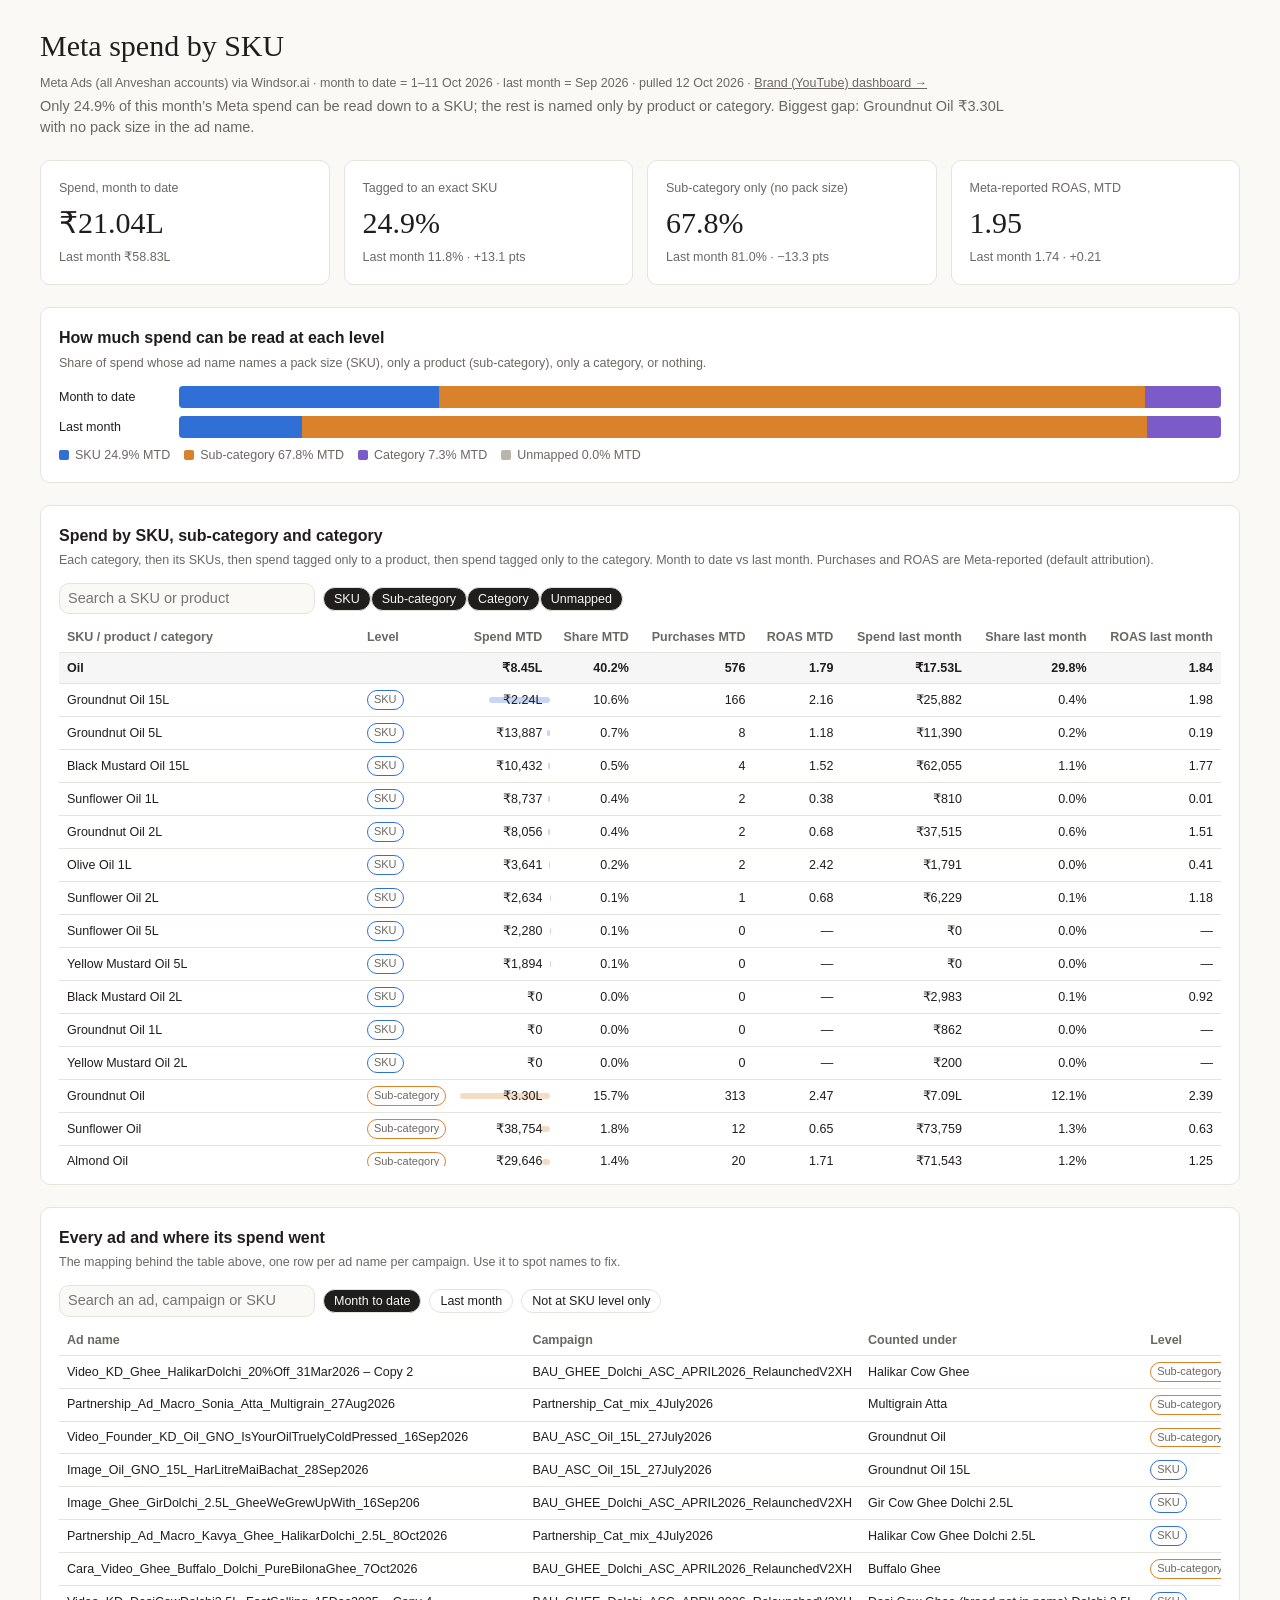
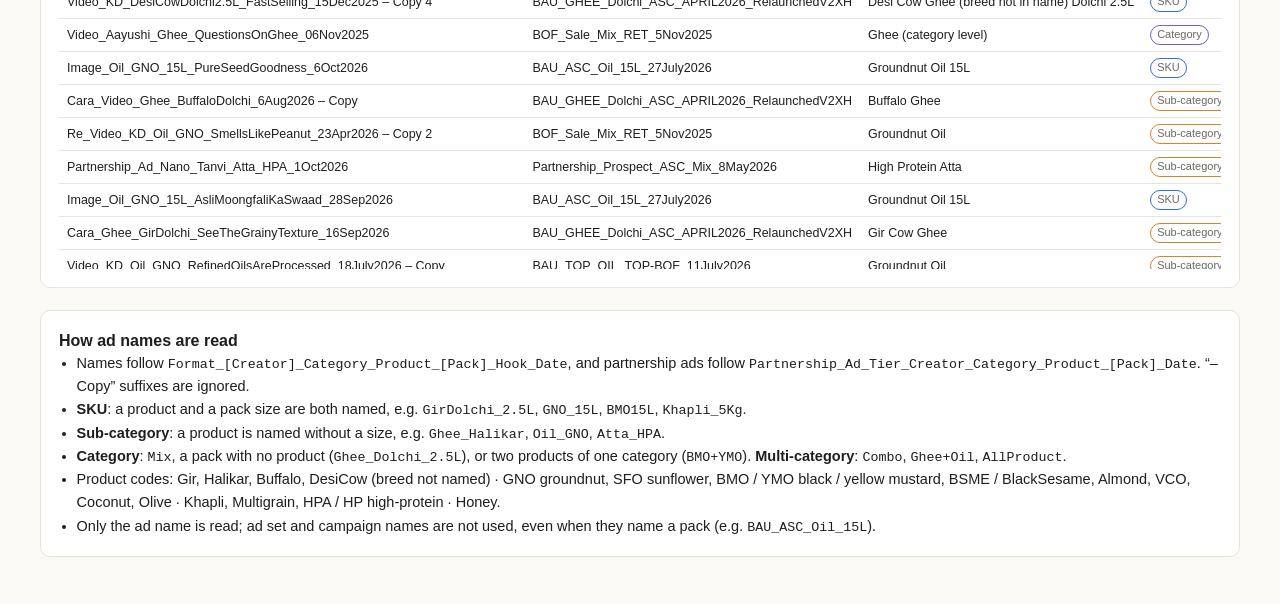
<file: meta-sku/index.html>
<!doctype html>
<html lang="en"><head><meta charset="utf-8"><meta name="viewport" content="width=device-width,initial-scale=1">
<title>Meta Spend by SKU</title>
<style>:root{color-scheme:light dark;
--font-anthropic-sans:-apple-system,BlinkMacSystemFont,"Segoe UI",Inter,Roboto,sans-serif;--font-anthropic-serif:Georgia,"Times New Roman",serif;
--color-fg:#1f1e1c;--color-fg-muted:#6b6862;--color-bg:#faf9f6;--color-panel:#ffffff;--color-border-line:#e6e3dc;
--color-ok:#1f7a4d;--color-warn:#a66a00;--color-bad:#b3261e;
--c1:#2f6fd6;--c2:#d9822b;--c3:#7a5bc7;--c4:#1f9e89;--c5:#c2457a;--c6:#6b8e23;--c7:#8c6d46;--c8:#4a5a6a;
--cds-chart-muted:#b9b5ad;--cds-chart-grid:#ecebe7;
--cds-font-size-caption:12.5px;--cds-font-size-body:14.5px;--cds-font-size-heading:16px;--cds-font-size-title:30px;--cds-font-weight-medium:600;
--cds-gap-xs:4px;--cds-gap-sm:8px;--cds-gap-md:14px;--cds-gap-lg:22px;--cds-pad-xs:4px;--cds-pad-sm:8px;--cds-pad-lg:18px;--cds-radius:10px;--cds-dur-slow:.3s}
@media (prefers-color-scheme:dark){:root{--color-fg:#ecebe7;--color-fg-muted:#a29f98;--color-bg:#191817;--color-panel:#232220;--color-border-line:#36342f;
--color-ok:#5fc48f;--color-bad:#f08a80;--c1:#6ea2ff;--c2:#f0a35a;--c3:#a68ff0;--c4:#4fc7b2;--cds-chart-muted:#5d5a54;--cds-chart-grid:#2e2d2a}}
body{margin:0;background:var(--color-bg);color:var(--color-fg);font-family:var(--font-anthropic-sans);font-size:var(--cds-font-size-body);line-height:1.45}
.wrap{max-width:1200px;margin:0 auto;padding:24px 16px 48px}
.ms .sub{color:var(--color-fg-muted);font-size:var(--cds-font-size-caption);margin:6px 0 0}.ms .sub a{color:inherit}
.dash-skeleton{color:transparent}

.ms{font-family:var(--font-anthropic-sans);font-variant-numeric:tabular-nums;display:flex;flex-direction:column;gap:var(--cds-gap-lg)}
.ms h1{font-family:var(--font-anthropic-serif);font-weight:400;font-size:var(--cds-font-size-title);margin:0}
.ms h2{font-size:var(--cds-font-size-heading);font-weight:var(--cds-font-weight-medium);margin:0}
.ms .lede{color:var(--color-fg-muted);margin:var(--cds-gap-xs) 0 0;max-width:62rem}
.ms .tiles{display:grid;grid-template-columns:repeat(auto-fit,minmax(min(100%,12rem),1fr));gap:var(--cds-gap-md)}
.ms .card{background:var(--color-panel);border:1px solid var(--color-border-line);border-radius:var(--cds-radius);padding:var(--cds-pad-lg);min-width:0}
.ms .tile .k{color:var(--color-fg-muted);font-size:var(--cds-font-size-caption)}
.ms .tile .v{font-family:var(--font-anthropic-serif);font-weight:400;font-size:var(--cds-font-size-title);margin:var(--cds-gap-xs) 0}
.ms .tile .d{font-size:var(--cds-font-size-caption);color:var(--color-fg-muted)}
.ms .note{color:var(--color-fg-muted);font-size:var(--cds-font-size-caption);margin:var(--cds-gap-xs) 0 var(--cds-gap-md)}
.ms .good{color:var(--color-ok)} .ms .bad{color:var(--color-bad)}
.ms .bar-row{display:grid;grid-template-columns:7rem 1fr;gap:var(--cds-gap-sm);align-items:center;margin:var(--cds-gap-sm) 0;font-size:var(--cds-font-size-caption)}
.ms .stack{display:flex;height:22px;border-radius:4px;overflow:hidden;background:var(--cds-chart-grid)}
.ms .stack span{display:block;height:100%}
.ms .legend{display:flex;flex-wrap:wrap;gap:var(--cds-gap-md);font-size:var(--cds-font-size-caption);color:var(--color-fg-muted)}
.ms .legend i{display:inline-block;width:10px;height:10px;border-radius:2px;margin-right:6px;vertical-align:-1px}
.ms .controls{display:flex;flex-wrap:wrap;gap:var(--cds-gap-sm);align-items:center;margin-bottom:var(--cds-gap-sm)}
.ms .controls input{font:inherit;padding:var(--cds-pad-xs) var(--cds-pad-sm);border:1px solid var(--color-border-line);border-radius:var(--cds-radius);background:var(--color-bg);color:var(--color-fg);min-width:min(100%,16rem)}
.ms .chip{font:inherit;font-size:var(--cds-font-size-caption);padding:2px 10px;border-radius:999px;border:1px solid var(--color-border-line);background:transparent;color:var(--color-fg);cursor:pointer}
.ms .chip[aria-pressed=true]{background:var(--color-fg);color:var(--color-bg)}
.ms .tbl{max-height:34rem;overflow:auto}
.ms table{border-collapse:collapse;width:100%;font-size:var(--cds-font-size-caption)}
.ms th,.ms td{padding:6px 8px;text-align:right;border-bottom:1px solid var(--color-border-line);white-space:nowrap}
.ms th{position:sticky;top:0;background:var(--color-panel);color:var(--color-fg-muted);font-weight:var(--cds-font-weight-medium);cursor:pointer;z-index:1}
.ms th:first-child,.ms td:first-child,.ms th.l,.ms td.l{text-align:left}
.ms td.wrap{white-space:normal;min-width:16rem}
.ms tr.cat td{font-weight:var(--cds-font-weight-medium);background:color-mix(in srgb,var(--color-fg) 4%,transparent)}
.ms .lvl{display:inline-block;font-size:11px;padding:1px 6px;border-radius:999px;border:1px solid var(--color-border-line);color:var(--color-fg-muted)}
.ms .inbar{position:relative}
.ms .inbar b{position:absolute;right:0;top:50%;height:6px;transform:translateY(-50%);border-radius:3px;opacity:.28}
.ms .inbar span{position:relative}
.ms .hide-narrow{}
@media (max-width:720px){.ms .hide-narrow{display:none}}
.ms [data-dash-source-state=refreshing]{opacity:.5;transition:opacity var(--cds-dur-slow)}
.ms [data-dash-source-state=empty]{color:transparent}
.ms .fail{display:flex;align-items:center;justify-content:center;gap:8px;color:var(--color-fg-muted);font-size:var(--cds-font-size-caption);min-height:3rem}
.ms .fail::before{content:"";width:.375rem;height:.375rem;border-radius:50%;background:var(--color-bad)}
.ms ul.rules{margin:0;padding-left:1.1rem;line-height:1.6}
.ms code{font-size:.92em;overflow-wrap:anywhere}
</style></head>
<body><div class="wrap">
<script>window.__RAW={"meta_mtd":{"result":[{"account_name":"Anveshan_Retention","campaign":"BAU_TOP_Atta_Mix_28Sep2026","ad_name":"Video_Founder_Aayushi_Atta_HPAtta_RotiBanayeinProteinRich_25Aug2026 – Copy","spend":282.86,"actions_omni_purchase":0,"action_values_omni_purchase":0},{"account_name":"Anveshan_Retention","campaign":"BAU_TOP_Atta_Mix_28Sep2026","ad_name":"Image_Atta_HPA_HighProteinwalPoshan_15July2026 – Copy","spend":1871.66,"actions_omni_purchase":4,"action_values_omni_purchase":6597.65},{"account_name":"Anveshan_Retention","campaign":"BAU_TOP_Atta_Mix_28Sep2026","ad_name":"Video_Team_Atta_HPA_SoftRoti_26Aug2026 – Copy","spend":90.09,"actions_omni_purchase":0,"action_values_omni_purchase":0},{"account_name":"Anveshan_Retention","campaign":"BAU_TOP_Atta_Mix_28Sep2026","ad_name":"Video_Founder_Aayushi_Atta_HPAtta_VegetarianDietMeinProtein_25Aug2026 – Copy","spend":262.96,"actions_omni_purchase":0,"action_values_omni_purchase":0},{"account_name":"Anveshan_Retention","campaign":"BAU_TOP_Atta_Mix_28Sep2026","ad_name":"Cara_Video_Atta_HPAtta_Get30gProtein_25Aug2026 – Copy","spend":51.61,"actions_omni_purchase":0,"action_values_omni_purchase":0},{"account_name":"Anveshan_Retention","campaign":"BAU_TOP_Atta_Mix_28Sep2026","ad_name":"Image_Atta_Multigrain_ApkiRotiMein6Anaj_12Aug2026 – Copy","spend":1267.52,"actions_omni_purchase":2,"action_values_omni_purchase":2197.18},{"account_name":"Anveshan_Retention","campaign":"BAU_TOP_Atta_Mix_28Sep2026","ad_name":"Cara_Video_Atta_Multigrain_25Aug2026 – Copy","spend":344.52,"actions_omni_purchase":0,"action_values_omni_purchase":0},{"account_name":"Anveshan_Retention","campaign":"BAU_TOP_Atta_Mix_28Sep2026","ad_name":"Gif_Atta_Multigrain_6Grains_11Sep2026","spend":165.3,"actions_omni_purchase":0,"action_values_omni_purchase":0},{"account_name":"Anveshan_Retention","campaign":"BAU_TOP_Atta_Mix_28Sep2026","ad_name":"Video_KD_Atta_Multigrain_PantryFullOfGrains_8Aug2026 – Copy","spend":911.89,"actions_omni_purchase":0,"action_values_omni_purchase":0},{"account_name":"Anveshan_Retention","campaign":"BAU_TOP_Atta_Mix_28Sep2026","ad_name":"Gif_Atta_Multigrain_WhySettleForLess_6Aug2026 – Copy","spend":957.48,"actions_omni_purchase":1,"action_values_omni_purchase":672.14},{"account_name":"Anveshan_Retention","campaign":"BAU_TOP_Atta_Mix_28Sep2026","ad_name":"Video_KD_Atta_Khapli_MakeEveryRotiCount_8Aug2026 – Copy","spend":261.54,"actions_omni_purchase":0,"action_values_omni_purchase":0},{"account_name":"Anveshan_Retention","campaign":"BAU_TOP_Atta_Mix_28Sep2026","ad_name":"Gif_Atta_KhapliAtta_FromMaharashtra_6Aug2026 – Copy","spend":7965.09,"actions_omni_purchase":2,"action_values_omni_purchase":2962.01},{"account_name":"Anveshan_Retention","campaign":"BAU_TOP_Atta_Mix_28Sep2026","ad_name":"Video_KD_Atta_Khapli_HaveYouThoughtABoutYourAtta_8Aug2026 – Copy","spend":900.78,"actions_omni_purchase":3,"action_values_omni_purchase":2565.29},{"account_name":"Anveshan_Retention","campaign":"BAU_TOP_Atta_Mix_28Sep2026","ad_name":"Video_KD_Atta_Khapli_MostBrandLaunchAndMoveOn_7Aug2026 – Copy","spend":1106.11,"actions_omni_purchase":1,"action_values_omni_purchase":4086.99},{"account_name":"Anveshan_Retention","campaign":"BAU_TOP_Atta_Mix_28Sep2026","ad_name":"Video_KD_Atta_Khapli_WeTestedFor30Days_8Aug2026 – Copy","spend":4257.94,"actions_omni_purchase":2,"action_values_omni_purchase":2018.12},{"account_name":"Anveshan_Retention","campaign":"BAU_TROAS_Atta_28Sep2026","ad_name":"Image_Atta_Multigrain_ApkiRotiMein6Anaj_12Aug2026 – Copy","spend":0.09,"actions_omni_purchase":0,"action_values_omni_purchase":0},{"account_name":"Anveshan_Retention","campaign":"BAU_TROAS_Atta_28Sep2026","ad_name":"Video_KD_Atta_Multigrain_PantryFullOfGrains_8Aug2026 – Copy","spend":2.42,"actions_omni_purchase":0,"action_values_omni_purchase":0},{"account_name":"Anveshan_Retention","campaign":"BAU_TROAS_Atta_28Sep2026","ad_name":"Video_KD_Atta_Khapli_HaveYouThoughtABoutYourAtta_8Aug2026 – Copy 2","spend":0.36,"actions_omni_purchase":0,"action_values_omni_purchase":0},{"account_name":"Anveshan_Retention","campaign":"BAU_TROAS_Atta_28Sep2026","ad_name":"Video_KD_Atta_Khapli_WeTestedFor30Days_8Aug2026 – Copy 2","spend":0.02,"actions_omni_purchase":0,"action_values_omni_purchase":0},{"account_name":"Anveshan_Retention","campaign":"BAU_TROAS_Atta_28Sep2026","ad_name":"Video_KD_Atta_Khapli_MostBrandLaunchAndMoveOn_7Aug2026 – Copy 2","spend":0.07,"actions_omni_purchase":0,"action_values_omni_purchase":0},{"account_name":"Anveshan_Retention","campaign":"BAU_TROAS_Atta_28Sep2026","ad_name":"Image_Atta_HPA_HighProteinwalPoshan_15July2026 – Copy 2","spend":0.46,"actions_omni_purchase":0,"action_values_omni_purchase":0},{"account_name":"Anveshan_Retention","campaign":"BAU_TCPA_Atta_28Sep2026","ad_name":"Image_Atta_HPA_HighProteinwalPoshan_15July2026 – Copy 2","spend":4.23,"actions_omni_purchase":0,"action_values_omni_purchase":0},{"account_name":"Anveshan_Retention","campaign":"BAU_TCPA_Atta_28Sep2026","ad_name":"Cara_Video_Atta_HPAtta_Get30gProtein_25Aug2026 – Copy 2","spend":0.88,"actions_omni_purchase":0,"action_values_omni_purchase":0},{"account_name":"Anveshan_Retention","campaign":"BAU_TCPA_Atta_28Sep2026","ad_name":"Gif_Atta_KhapliAtta_FromMaharashtra_6Aug2026 – Copy 2","spend":0.92,"actions_omni_purchase":0,"action_values_omni_purchase":0},{"account_name":"Anveshan_Retention","campaign":"BAU_TCPA_Atta_28Sep2026","ad_name":"Video_KD_Atta_Khapli_MostBrandLaunchAndMoveOn_7Aug2026 – Copy 2","spend":0.03,"actions_omni_purchase":0,"action_values_omni_purchase":0},{"account_name":"Anveshan_Retention","campaign":"BAU_TCPA_Atta_28Sep2026","ad_name":"Gif_Atta_Multigrain_WhySettleForLess_6Aug2026 – Copy","spend":17.37,"actions_omni_purchase":0,"action_values_omni_purchase":0},{"account_name":"Anveshan_Retention","campaign":"BAU_TCPA_Atta_28Sep2026","ad_name":"Gif_Atta_Multigrain_6Grains_11Sep2026","spend":80.04,"actions_omni_purchase":0,"action_values_omni_purchase":0},{"account_name":"Anveshan_Retention","campaign":"BAU_TCPA_Atta_28Sep2026","ad_name":"Video_KD_Atta_Multigrain_PantryFullOfGrains_8Aug2026 – Copy","spend":248.26,"actions_omni_purchase":0,"action_values_omni_purchase":0},{"account_name":"Anveshan_Retention","campaign":"BAU_TCPA_Atta_28Sep2026","ad_name":"Video_KD_Atta_Khapli_WeTestedFor30Days_8Aug2026 – Copy 2","spend":0.04,"actions_omni_purchase":0,"action_values_omni_purchase":0},{"account_name":"Anveshan_Retention","campaign":"BAU_TCPA_Atta_28Sep2026","ad_name":"Video_Founder_Aayushi_Atta_HPAtta_VegetarianDietMeinProtein_25Aug2026 – Copy 2","spend":0.32,"actions_omni_purchase":0,"action_values_omni_purchase":0},{"account_name":"Anveshan_Retention","campaign":"BAU_TCPA_Atta_28Sep2026","ad_name":"Cara_Video_Atta_Multigrain_25Aug2026 – Copy","spend":3.88,"actions_omni_purchase":0,"action_values_omni_purchase":0},{"account_name":"Anveshan_Retention","campaign":"BAU_TCPA_Atta_28Sep2026","ad_name":"Image_Atta_Multigrain_ApkiRotiMein6Anaj_12Aug2026 – Copy","spend":100.49,"actions_omni_purchase":1,"action_values_omni_purchase":875.94},{"account_name":"Anveshan_Retention","campaign":"BAU_TCPA_Atta_28Sep2026","ad_name":"Video_KD_Atta_Khapli_HaveYouThoughtABoutYourAtta_8Aug2026 – Copy 2","spend":0.05,"actions_omni_purchase":0,"action_values_omni_purchase":0},{"account_name":"Anveshan_Retention","campaign":"BAU_ASC_Atta_Mix_29Sep2026","ad_name":"Video_Founder_Aayushi_Atta_HPAtta_VegetarianDietMeinProtein_25Aug2026 – Copy 3","spend":14.06,"actions_omni_purchase":0,"action_values_omni_purchase":0},{"account_name":"Anveshan_Retention","campaign":"BAU_ASC_Atta_Mix_29Sep2026","ad_name":"Video_KD_Atta_Khapli_MakeEveryRotiCount_8Aug2026 – Copy 3","spend":2.62,"actions_omni_purchase":0,"action_values_omni_purchase":0},{"account_name":"Anveshan_Retention","campaign":"BAU_ASC_Atta_Mix_29Sep2026","ad_name":"Video_KD_Atta_Khapli_HaveYouThoughtABoutYourAtta_8Aug2026 – Copy 3","spend":94.21,"actions_omni_purchase":0,"action_values_omni_purchase":1073.29},{"account_name":"Anveshan_Retention","campaign":"BAU_ASC_Atta_Mix_29Sep2026","ad_name":"Video_KD_Atta_Khapli_MostBrandLaunchAndMoveOn_7Aug2026 – Copy 3","spend":15.15,"actions_omni_purchase":0,"action_values_omni_purchase":0},{"account_name":"Anveshan_Retention","campaign":"BAU_ASC_Atta_Mix_29Sep2026","ad_name":"Image_Atta_Multigrain_ApkiRotiMein6Anaj_12Aug2026 – Copy 2","spend":762.17,"actions_omni_purchase":0,"action_values_omni_purchase":0},{"account_name":"Anveshan_Retention","campaign":"BAU_ASC_Atta_Mix_29Sep2026","ad_name":"Video_Team_Atta_HPA_SoftRoti_26Aug2026 – Copy 3","spend":11.59,"actions_omni_purchase":0,"action_values_omni_purchase":0},{"account_name":"Anveshan_Retention","campaign":"BAU_ASC_Atta_Mix_29Sep2026","ad_name":"Gif_Atta_Multigrain_6Grains_11Sep2026 – Copy","spend":35.68,"actions_omni_purchase":0,"action_values_omni_purchase":0},{"account_name":"Anveshan_Retention","campaign":"BAU_ASC_Atta_Mix_29Sep2026","ad_name":"Video_KD_Atta_Khapli_WeTestedFor30Days_8Aug2026 – Copy 3","spend":19.08,"actions_omni_purchase":0,"action_values_omni_purchase":0},{"account_name":"Anveshan_Retention","campaign":"BAU_ASC_Atta_Mix_29Sep2026","ad_name":"Cara_Video_Atta_Multigrain_25Aug2026 – Copy 2","spend":286.17,"actions_omni_purchase":0,"action_values_omni_purchase":0},{"account_name":"Anveshan_Retention","campaign":"BAU_ASC_Atta_Mix_29Sep2026","ad_name":"Cara_Video_Atta_HPAtta_Get30gProtein_25Aug2026 – Copy 3","spend":13.87,"actions_omni_purchase":0,"action_values_omni_purchase":0},{"account_name":"Anveshan_Retention","campaign":"BAU_ASC_Atta_Mix_29Sep2026","ad_name":"Video_KD_Atta_Multigrain_PantryFullOfGrains_8Aug2026 – Copy 2","spend":1353.77,"actions_omni_purchase":0,"action_values_omni_purchase":0},{"account_name":"Anveshan_Retention","campaign":"BAU_ASC_Atta_Mix_29Sep2026","ad_name":"Video_Founder_Aayushi_Atta_HPAtta_RotiBanayeinProteinRich_25Aug2026 – Copy 3","spend":125.92,"actions_omni_purchase":0,"action_values_omni_purchase":0},{"account_name":"Anveshan_Retention","campaign":"BAU_ASC_Atta_Mix_29Sep2026","ad_name":"Image_Atta_HPA_HighProteinwalPoshan_15July2026 – Copy 3","spend":453.82,"actions_omni_purchase":0,"action_values_omni_purchase":0},{"account_name":"Anveshan_Retention","campaign":"BAU_ASC_Atta_Mix_29Sep2026","ad_name":"Gif_Atta_Multigrain_WhySettleForLess_6Aug2026 – Copy 2","spend":105.38,"actions_omni_purchase":0,"action_values_omni_purchase":0},{"account_name":"Anveshan_Retention","campaign":"BAU_ASC_Atta_Mix_29Sep2026","ad_name":"Gif_Atta_KhapliAtta_FromMaharashtra_6Aug2026 – Copy 3","spend":14.73,"actions_omni_purchase":0,"action_values_omni_purchase":0},{"account_name":"Anveshan_Retention","campaign":"BAU_ASC_Atta_Mix_29Sep2026","ad_name":"Cara_Video_Atta_Khapli_PreserveNutirents_29Sep2026","spend":97.53,"actions_omni_purchase":0,"action_values_omni_purchase":0},{"account_name":"Anveshan_Retention","campaign":"BAU_ASC_Atta_Mix_29Sep2026","ad_name":"Cara_Video_Atta_Khapli_FirbreRichAtta_29Sep2026","spend":135.08,"actions_omni_purchase":0,"action_values_omni_purchase":0},{"account_name":"Anveshan_Retention","campaign":"BAU_ASC_Atta_Mix_29Sep2026","ad_name":"Cara_Video_Atta_Multigrain_SlowMilledAtta_29Sep2026","spend":2899.48,"actions_omni_purchase":1,"action_values_omni_purchase":657.63},{"account_name":"Anveshan_Retention","campaign":"BAU_TOP_Ghee_Dolchi_Mix_29Sep2026","ad_name":"Gif_Ghee_Buffalo_Dolchi_BringHomeRichGhee_29Sep2026","spend":5317.42,"actions_omni_purchase":3,"action_values_omni_purchase":6800.41},{"account_name":"Anveshan_Retention","campaign":"BAU_TOP_Ghee_Dolchi_Mix_29Sep2026","ad_name":"Gif_Ghee_HalikarDolchi_AuthenticBilonaGhee_29Sep2026","spend":3314.66,"actions_omni_purchase":0,"action_values_omni_purchase":0},{"account_name":"Anveshan_Retention","campaign":"BAU_TOP_Ghee_Dolchi_Mix_29Sep2026","ad_name":"Gif_Ghee_GirDolchi_2.5L_SundayKaKhana_29Sep2026","spend":5409.52,"actions_omni_purchase":0,"action_values_omni_purchase":0},{"account_name":"Anveshan_Retention","campaign":"BAU_TOP_Ghee_Dolchi_Mix_29Sep2026","ad_name":"Cara_Video_Ghee_BuffaloDolchi_RicherFlavour_28Sep2026","spend":10734.49,"actions_omni_purchase":3,"action_values_omni_purchase":17260.52},{"account_name":"Anveshan_Retention","campaign":"BAU_TOP_Ghee_Dolchi_Mix_29Sep2026","ad_name":"Image_Ghee_BuffaloDolchi_MaxGhee_29Sep2026","spend":5593.6,"actions_omni_purchase":0,"action_values_omni_purchase":0},{"account_name":"Anveshan_Retention","campaign":"BAU_TOP_Ghee_Dolchi_Mix_29Sep2026","ad_name":"Video_Founder_Aayushi_Ghee_Dolchi_2.5L_GoodFood_V1_1Oct2026","spend":2930.76,"actions_omni_purchase":1,"action_values_omni_purchase":723.04},{"account_name":"Anveshan_Retention","campaign":"BAU_TOP_Ghee_Dolchi_Mix_29Sep2026","ad_name":"Video_Founder_Aayushi_Ghee_Dolchi_2.5L_GoodFood_V2_1Oct2026","spend":2878.63,"actions_omni_purchase":0,"action_values_omni_purchase":0},{"account_name":"Anveshan_Retention","campaign":"BAU_TOP_Ghee_Dolchi_Mix_29Sep2026","ad_name":"Video_Founder_Aayushi_Ghee_Dolchi_2.5L_GoodFood_V3_1Oct2026","spend":3862.14,"actions_omni_purchase":1,"action_values_omni_purchase":1067.69},{"account_name":"Anveshan_Acqui","campaign":"BAU_GHEE_Dolchi_ASC_APRIL2026_RelaunchedV2XH","ad_name":"Cara_Video_Ghee_HalikarDolchi_GoodGheeTasteRich_19Aug2026 – Copy","spend":681.07,"actions_omni_purchase":0,"action_values_omni_purchase":0},{"account_name":"Anveshan_Acqui","campaign":"Partnership_Cat_mix_4July2026","ad_name":"Partnership_Ad_Macro_Sonia_Atta_Multigrain_27Aug2026","spend":258737.6,"actions_omni_purchase":315,"action_values_omni_purchase":239531.24},{"account_name":"Anveshan_Acqui","campaign":"BOF_Sale_Mix_RET_5Nov2025","ad_name":"Video_Aayushi_Ghee_QuestionsOnGhee_06Nov2025","spend":43265.48,"actions_omni_purchase":77,"action_values_omni_purchase":307440.06},{"account_name":"Anveshan_Acqui","campaign":"BAU_GHEE_Dolchi_ASC_APRIL2026_RelaunchedV2XH","ad_name":"Video_KD_Ghee_HalikarDolchi_20%Off_31Mar2026 – Copy 2","spend":272149.67,"actions_omni_purchase":254,"action_values_omni_purchase":779059.17},{"account_name":"Anveshan_Acqui","campaign":"Partnership_Cat_mix_4July2026","ad_name":"Partnership_Ad_Macro_Sonianarang_Ghee_Gir_18June2026","spend":12729.35,"actions_omni_purchase":16,"action_values_omni_purchase":45735.25},{"account_name":"Anveshan_Acqui","campaign":"BAU_TOP_Micro_NicheWise_19Sep2026","ad_name":"Partnership_Ad_Micro_Divya_Oil_GNO_17Sep2026 – Copy","spend":1415.07,"actions_omni_purchase":0,"action_values_omni_purchase":0},{"account_name":"Anveshan_Acqui","campaign":"BAU_TOP_Micro_NicheWise_19Sep2026","ad_name":"Partnership_Ad_Micro_Vidbhi_Oil_GNO_2L_19Sep2026","spend":4776.18,"actions_omni_purchase":0,"action_values_omni_purchase":0},{"account_name":"Anveshan_Acqui","campaign":"BAU_TOP_Micro_NicheWise_19Sep2026","ad_name":"Partnership_Ad_Micro_Payal_Ghee_Halikar_17Sep2026 – Copy","spend":3469.81,"actions_omni_purchase":1,"action_values_omni_purchase":398.59},{"account_name":"Anveshan_Acqui","campaign":"BAU_TOP_Micro_NicheWise_19Sep2026","ad_name":"Partnership_Ad_Micro_Deepshika_Atta_Khapli_24Sep2026","spend":3579.5,"actions_omni_purchase":0,"action_values_omni_purchase":0},{"account_name":"Anveshan_Acqui","campaign":"BAU_TOP_Micro_NicheWise_19Sep2026","ad_name":"Partnership_Ad_Micro_DrNeha_Atta_Khapli_26Sep","spend":1964.67,"actions_omni_purchase":0,"action_values_omni_purchase":0},{"account_name":"Anveshan_Acqui","campaign":"BAU_TOP_Micro_NicheWise_19Sep2026","ad_name":"Partnership_Ad_Micro_DrAshwini_Oil_BMO_26Sep2026","spend":3556.22,"actions_omni_purchase":0,"action_values_omni_purchase":0},{"account_name":"Anveshan_Acqui","campaign":"BAU_TOP_Micro_NicheWise_19Sep2026","ad_name":"Partnership_Ad_Micro_Oil_VCO_26Sep2026","spend":2509.38,"actions_omni_purchase":0,"action_values_omni_purchase":0},{"account_name":"Anveshan_Acqui","campaign":"Awareness_R&Fq_28Sep2026","ad_name":"Video_Founder_Aayushi_Atta_HPAtta_RotiBanayeinProteinRich_25Aug2026 – Copy","spend":513.12,"actions_omni_purchase":0,"action_values_omni_purchase":0},{"account_name":"Anveshan_Acqui","campaign":"Awareness_R&Fq_28Sep2026","ad_name":"Video_Founder_Aayushi_Atta_HPAtta_VegetarianDietMeinProtein_25Aug2026 – Copy","spend":1281.53,"actions_omni_purchase":0,"action_values_omni_purchase":0},{"account_name":"Anveshan_Acqui","campaign":"Awareness_R&Fq_28Sep2026","ad_name":"Video_KD_Atta_HPA_MoreProtein_26June2026","spend":1584.61,"actions_omni_purchase":0,"action_values_omni_purchase":0},{"account_name":"Anveshan_Acqui","campaign":"Awareness_R&Fq_28Sep2026","ad_name":"Video_Founder_Founder_Atta_Khapli_ProteinIntakeFailure_11Sep2026","spend":1015.09,"actions_omni_purchase":0,"action_values_omni_purchase":0},{"account_name":"Anveshan_Acqui","campaign":"Awareness_R&Fq_28Sep2026","ad_name":"Video_Founder_KD_Atta_Khapli_ProteinNotJustForGym_11Sep2026","spend":546.77,"actions_omni_purchase":0,"action_values_omni_purchase":0},{"account_name":"Anveshan_Acqui","campaign":"Awareness_R&Fq_28Sep2026","ad_name":"Cara_Video_Ghee_BuffaloDolchi_6Aug2026 – Copy","spend":3648.46,"actions_omni_purchase":0,"action_values_omni_purchase":0},{"account_name":"Anveshan_Acqui","campaign":"Awareness_R&Fq_28Sep2026","ad_name":"Image_Ghee_GirDolchi_2.5L_GheeWeGrewUpWith_16Sep206","spend":2501.63,"actions_omni_purchase":0,"action_values_omni_purchase":0},{"account_name":"Anveshan_Acqui","campaign":"Awareness_R&Fq_28Sep2026","ad_name":"Video_Team_Shubda_Ghee_HalikarDolchi_GheeHasNoAroma_30June2026 – Copy","spend":350.97,"actions_omni_purchase":0,"action_values_omni_purchase":0},{"account_name":"Anveshan_Acqui","campaign":"Awareness_R&Fq_28Sep2026","ad_name":"Video_KD_Oil_SFO_YourOilDoesntHaveToRefined_7Aug2026 – Copy 2","spend":55.14,"actions_omni_purchase":0,"action_values_omni_purchase":0},{"account_name":"Anveshan_Acqui","campaign":"Awareness_R&Fq_28Sep2026","ad_name":"Video_Founder_KD_Oil_GNO_5000yrOldTradition_16Sep2026","spend":62.24,"actions_omni_purchase":0,"action_values_omni_purchase":0},{"account_name":"Anveshan_Acqui","campaign":"Partnership_Prospect_ASC_Mix_8May2026","ad_name":"Partnership_Ad_Nano_Payel_Oil_GNO_1Oct2026","spend":6007.36,"actions_omni_purchase":12,"action_values_omni_purchase":27683.85},{"account_name":"Anveshan_Acqui","campaign":"Partnership_Prospect_ASC_Mix_8May2026","ad_name":"Partnership_Ad_Nano_Kalpana_Atta_HPA_1Oct2026","spend":6800.7,"actions_omni_purchase":6,"action_values_omni_purchase":7551.49},{"account_name":"Anveshan_Acqui","campaign":"Partnership_Prospect_ASC_Mix_8May2026","ad_name":"Partnership_Ad_Nano_Divya_Atta_Khapli_1Oct2026","spend":9298.76,"actions_omni_purchase":18,"action_values_omni_purchase":39648.82},{"account_name":"Anveshan_Acqui","campaign":"Partnership_Prospect_ASC_Mix_8May2026","ad_name":"Partnership_Ad_Nano_Upasana_Atta_Khapli_1Oct2026","spend":7526.25,"actions_omni_purchase":4,"action_values_omni_purchase":7191.97},{"account_name":"Anveshan_Acqui","campaign":"Partnership_Prospect_ASC_Mix_8May2026","ad_name":"Partnership_Ad_Nano_Tanvi_Atta_HPA_1Oct2026","spend":24922.45,"actions_omni_purchase":10,"action_values_omni_purchase":27049.44},{"account_name":"Anveshan_Acqui","campaign":"Partnership_Prospect_ASC_Mix_8May2026","ad_name":"Partnership_Ad_Nano_Ritika_Atta_HPA_1Oct2026","spend":5257.41,"actions_omni_purchase":10,"action_values_omni_purchase":12436.59},{"account_name":"Anveshan_Acqui","campaign":"BAU_TOP_Micro_NicheWise_19Sep2026","ad_name":"Partnership_Ad_Micro_Priyansh_Ghee_Halikar_1Oct2026","spend":6617.95,"actions_omni_purchase":1,"action_values_omni_purchase":1762.81},{"account_name":"Anveshan_Acqui","campaign":"BAU_TOP_Micro_NicheWise_19Sep2026","ad_name":"Partnership_Ad_Micro_Akshay_Oil_Olive_1Oct2026","spend":2833.32,"actions_omni_purchase":0,"action_values_omni_purchase":0},{"account_name":"Anveshan_Acqui","campaign":"BAU_TOP_Micro_NicheWise_19Sep2026","ad_name":"Partnership_Ad_Micro_Nikhil_Atta_HPA_1Oct2026","spend":490.3,"actions_omni_purchase":0,"action_values_omni_purchase":0},{"account_name":"Anveshan_Acqui","campaign":"BAU_TOP_Micro_NicheWise_19Sep2026","ad_name":"Partnership_Ad_Micro_Shikha_Oil_SFO_5L_1Oct2026","spend":2279.93,"actions_omni_purchase":0,"action_values_omni_purchase":0},{"account_name":"Anveshan_Acqui","campaign":"BAU_TOP_Micro_NicheWise_19Sep2026","ad_name":"Partnership_Ad_Micro_Nisha_Oil_YMO_5L_1Oct2026","spend":1893.9,"actions_omni_purchase":0,"action_values_omni_purchase":0},{"account_name":"Anveshan_Acqui","campaign":"BAU_TOP_Micro_NicheWise_19Sep2026","ad_name":"Partnership_Ad_Micro_Jagriti_Superfood_Honey_1Oct2026","spend":2440.71,"actions_omni_purchase":0,"action_values_omni_purchase":0},{"account_name":"Anveshan_Acqui","campaign":"BAU_TOP_Micro_NicheWise_19Sep2026","ad_name":"Partnership_Ad_Micro_Manish_Ghee_Haliakr_1Oct2026","spend":7519.22,"actions_omni_purchase":1,"action_values_omni_purchase":4184.58},{"account_name":"Anveshan_Acqui","campaign":"BAU_TOP_Micro_NicheWise_19Sep2026","ad_name":"Partnership_Ad_Micro_Bhawna_Ghee_Halikar_1Oct2026","spend":3414.03,"actions_omni_purchase":0,"action_values_omni_purchase":0},{"account_name":"Anveshan_Acqui","campaign":"BAU_TOP_Micro_NicheWise_19Sep2026","ad_name":"Partnership_Ad_Micro_Sanskar_Ghee_Halikar_1Oct2026","spend":2813.24,"actions_omni_purchase":0,"action_values_omni_purchase":0},{"account_name":"Anveshan_Acqui","campaign":"BAU_TOP_Micro_NicheWise_19Sep2026","ad_name":"Partnership_Ad_Micro_Anchal_Oil_VCO_1Oct2026","spend":3654.18,"actions_omni_purchase":1,"action_values_omni_purchase":537.12},{"account_name":"Anveshan_Acqui","campaign":"BAU_TOP_Micro_NicheWise_19Sep2026","ad_name":"Partnership_Ad_Micro_DrDivyani_Atta_Khapli_1Oct2026","spend":3309.01,"actions_omni_purchase":0,"action_values_omni_purchase":0},{"account_name":"Anveshan_Acqui","campaign":"BOF_Sale_Mix_RET_5Nov2025","ad_name":"Gif_Oil_Almond_FeedYourGlow_17Apr2026 – Copy","spend":3729.79,"actions_omni_purchase":13,"action_values_omni_purchase":30503.81},{"account_name":"Anveshan_Acqui","campaign":"BOF_Sale_Mix_RET_5Nov2025","ad_name":"Re_Video_KD_Oil_GNO_SmellsLikePeanut_23Apr2026 – Copy 2","spend":30411.96,"actions_omni_purchase":83,"action_values_omni_purchase":219576.6},{"account_name":"Anveshan_Acqui","campaign":"BAU_TOP_OIL_TOP-BOF_11July2026","ad_name":"Gif_Oil_Olive_FromSpainsFinest_15July2026 – Copy","spend":165.3,"actions_omni_purchase":1,"action_values_omni_purchase":6228.36},{"account_name":"Anveshan_Acqui","campaign":"BAU_TOP_OIL_TOP-BOF_11July2026","ad_name":"Video_KD_Oil_GNO_RefinedOilsAreProcessed_18July2026 – Copy","spend":17644.87,"actions_omni_purchase":52,"action_values_omni_purchase":141052.01},{"account_name":"Anveshan_Acqui","campaign":"BAU_GHEE_Dolchi_ASC_APRIL2026_RelaunchedV2XH","ad_name":"Cara_Video_Ghee_BuffaloDolchi_6Aug2026 – Copy","spend":35165.53,"actions_omni_purchase":31,"action_values_omni_purchase":74517.1},{"account_name":"Anveshan_Acqui","campaign":"BAU_GHEE_Dolchi_ASC_APRIL2026_RelaunchedV2XH","ad_name":"Cara_Video_Ghee_GirDolchi_5L_FamilySizeDolchi_6Aug2026 – Copy","spend":2611.42,"actions_omni_purchase":2,"action_values_omni_purchase":2831.48},{"account_name":"Anveshan_Acqui","campaign":"BAU_TOP_OIL_TOP-BOF_11July2026","ad_name":"Cara_Video_Oil_GNO_5L_NatiGroundnuts_6Aug2026 – Copy 2","spend":10354.31,"actions_omni_purchase":3,"action_values_omni_purchase":6855.56},{"account_name":"Anveshan_Acqui","campaign":"BAU_TOP_OIL_TOP-BOF_11July2026","ad_name":"Video_KD_Oil_SFO_YourOilDoesntHaveToRefined_7Aug2026 – Copy 2","spend":8832.61,"actions_omni_purchase":4,"action_values_omni_purchase":7888.2},{"account_name":"Anveshan_Acqui","campaign":"BAU_GHEE_Dolchi_ASC_APRIL2026_RelaunchedV2XH","ad_name":"Image_Ghee_GirDolchi_PooreParivarKaGhee_12Aug2026 – Copy","spend":1353.51,"actions_omni_purchase":1,"action_values_omni_purchase":2329.21},{"account_name":"Anveshan_Acqui","campaign":"BAU_GHEE_Dolchi_ASC_APRIL2026_RelaunchedV2XH","ad_name":"Gif_Ghee_Dolchi_5L_FromBoneStrengthEveryday_25Aug2026 – Copy","spend":10628.93,"actions_omni_purchase":20,"action_values_omni_purchase":38642.16},{"account_name":"Anveshan_Acqui","campaign":"BAU_GHEE_Dolchi_ASC_APRIL2026_RelaunchedV2XH","ad_name":"Gif_Ghee_BuffaloDolchi_2.5L_25Aug2026 – Copy","spend":1308.32,"actions_omni_purchase":2,"action_values_omni_purchase":2595.14},{"account_name":"Anveshan_Acqui","campaign":"BAU_TOP_OIL_TOP-BOF_11July2026","ad_name":"Video_KD_Oil_YMO_MadeWithoutRefining_7July2026 – Copy","spend":1118.4,"actions_omni_purchase":0,"action_values_omni_purchase":0},{"account_name":"Anveshan_Acqui","campaign":"BAU_TOP_OIL_TOP-BOF_11July2026","ad_name":"Image_Oil_Coconut_FreshCoconut_26Aug2026 – Copy 2","spend":2390.51,"actions_omni_purchase":1,"action_values_omni_purchase":572.94},{"account_name":"Anveshan_Acqui","campaign":"BAU_TOP_OIL_TOP-BOF_11July2026","ad_name":"Gif_Oil_SFO_RichInNaturalVitamin_25Aug2026 – Copy 2","spend":2795.22,"actions_omni_purchase":0,"action_values_omni_purchase":0},{"account_name":"Anveshan_Acqui","campaign":"BAU_TOP_OIL_TOP-BOF_11July2026","ad_name":"Gif_Oil_BMO_RichAroma_17Aug2026 – Copy 2","spend":319.51,"actions_omni_purchase":0,"action_values_omni_purchase":0},{"account_name":"Anveshan_Acqui","campaign":"BAU_TOP_OIL_TOP-BOF_11July2026","ad_name":"Gif_Oil_GNO_RichNuttyFlavourful_17Aug2026 – Copy 2","spend":2953.75,"actions_omni_purchase":0,"action_values_omni_purchase":0},{"account_name":"Anveshan_Acqui","campaign":"BAU_TOP_OIL_TOP-BOF_11July2026","ad_name":"VIDEO_UGC_Annica_Micro_Oil_Almond oil_11JULY2026 – Copy","spend":247.47,"actions_omni_purchase":1,"action_values_omni_purchase":10772.16},{"account_name":"Anveshan_Acqui","campaign":"BAU_TOP_OIL_TOP-BOF_11July2026","ad_name":"Video_KD_Combo_Ghee+Oil_Buff_Coco_18July206 – Copy","spend":47.79,"actions_omni_purchase":0,"action_values_omni_purchase":29.91},{"account_name":"Anveshan_Acqui","campaign":"BAU_TOP_OIL_TOP-BOF_11July2026","ad_name":"Video_KD_OIl_BMO+YMO_250DegreeSmokePoint_18July2026 – Copy 2","spend":47.46,"actions_omni_purchase":0,"action_values_omni_purchase":0},{"account_name":"Anveshan_Acqui","campaign":"BAU_TOP_OIL_TOP-BOF_11July2026","ad_name":"Gif_Oil_GNO_Pakodas_29July2026 – Copy 2","spend":3184.15,"actions_omni_purchase":1,"action_values_omni_purchase":1189.12},{"account_name":"Anveshan_Acqui","campaign":"BAU_TOP_OIL_TOP-BOF_11July2026","ad_name":"Video_KD_Oil_GNO_OilYouCanTrust_7July2026 – Copy","spend":3189.11,"actions_omni_purchase":2,"action_values_omni_purchase":4148.33},{"account_name":"Anveshan_Acqui","campaign":"BAU_TOP_OIL_TOP-BOF_11July2026","ad_name":"Cara_Video_Oil_Olive_1L_PremiumOlives_6Aug2026 – Copy 2","spend":3641.42,"actions_omni_purchase":2,"action_values_omni_purchase":8830.1},{"account_name":"Anveshan_Acqui","campaign":"BAU_TOP_OIL_TOP-BOF_11July2026","ad_name":"Video_KD_Oil_VCO_FancyMouthwashes_8Aug2026 – Copy 2","spend":2907.93,"actions_omni_purchase":0,"action_values_omni_purchase":0},{"account_name":"Anveshan_Acqui","campaign":"BAU_TOP_OIL_TOP-BOF_11July2026","ad_name":"Video_KD_Oil_CocountOil_LoveBehindDadiNaniChampi_8July2026 – Copy","spend":157.34,"actions_omni_purchase":0,"action_values_omni_purchase":0},{"account_name":"Anveshan_Acqui","campaign":"BAU_TOP_OIL_TOP-BOF_11July2026","ad_name":"Image_Oil_SFO_DilKaKhayal_25Aug2026 – Copy 2","spend":2181.13,"actions_omni_purchase":0,"action_values_omni_purchase":15.29},{"account_name":"Anveshan_Acqui","campaign":"BAU_TOP_OIL_TOP-BOF_11July2026","ad_name":"Image_Oil_Mix_LightOnTadka_27Aug2026 – Copy","spend":5162.01,"actions_omni_purchase":2,"action_values_omni_purchase":2528.14},{"account_name":"Anveshan_Acqui","campaign":"BAU_TOP_OIL_TOP-BOF_11July2026","ad_name":"Image_Oil_SFO_HumareOilMaiKyHai_27Aug2026 – Copy","spend":3518.82,"actions_omni_purchase":0,"action_values_omni_purchase":0},{"account_name":"Anveshan_Acqui","campaign":"BAU_TOP_OIL_TOP-BOF_11July2026","ad_name":"Image_Oil_BlackSesame_OilRootedInRitual_27Aug2026 – Copy","spend":4436.34,"actions_omni_purchase":1,"action_values_omni_purchase":4049.08},{"account_name":"Anveshan_Acqui","campaign":"BAU_TOP_OIL_TOP-BOF_11July2026","ad_name":"Image_Oil_VCO_SulphurFreeHai_18July2026 – Copy 2","spend":2097.42,"actions_omni_purchase":0,"action_values_omni_purchase":0},{"account_name":"Anveshan_Acqui","campaign":"BAU_TOP_OIL_TOP-BOF_11July2026","ad_name":"Gif_Oil_SFO_GoodbyeToRefinedOils_25Aug2026 – Copy 2","spend":1212.16,"actions_omni_purchase":0,"action_values_omni_purchase":586.66},{"account_name":"Anveshan_Acqui","campaign":"BAU_TOP_OIL_TOP-BOF_11July2026","ad_name":"Gif_Oil_Olive_ForFryingOil_8Sep2026","spend":47.06,"actions_omni_purchase":0,"action_values_omni_purchase":0},{"account_name":"Anveshan_Acqui","campaign":"BAU_TOP_OIL_TOP-BOF_11July2026","ad_name":"Gif_Oil_Almond_SkinNeeds_8Sep2026","spend":4863.72,"actions_omni_purchase":2,"action_values_omni_purchase":5612.4},{"account_name":"Anveshan_Acqui","campaign":"BAU_TOP_OIL_TOP-BOF_11July2026","ad_name":"Image_Oil_Almond_WhyJustMoisture_8Sep2026","spend":7583.86,"actions_omni_purchase":3,"action_values_omni_purchase":2432.54},{"account_name":"Anveshan_Acqui","campaign":"BAU_TOP_OIL_TOP-BOF_11July2026","ad_name":"Gif_Oil_BSME_NaturalHealing_9Sep2026","spend":54.89,"actions_omni_purchase":0,"action_values_omni_purchase":0},{"account_name":"Anveshan_Acqui","campaign":"BAU_TOP_OIL_TOP-BOF_11July2026","ad_name":"Gif_Oil_SFO_KeepEveryMealLight_9Sep2026","spend":8988.05,"actions_omni_purchase":3,"action_values_omni_purchase":10513.57},{"account_name":"Anveshan_Acqui","campaign":"BAU_TOP_OIL_TOP-BOF_11July2026","ad_name":"Gif_Oil_YMO_FlavorYourMeal_9Sep2026","spend":16.12,"actions_omni_purchase":0,"action_values_omni_purchase":0},{"account_name":"Anveshan_Acqui","campaign":"BAU_TOP_OIL_TOP-BOF_11July2026","ad_name":"Image_Oil_Mix_RotateYourOils_10Sep2026","spend":8121.39,"actions_omni_purchase":3,"action_values_omni_purchase":2786.96},{"account_name":"Anveshan_Acqui","campaign":"BAU_TOP_OIL_TOP-BOF_11July2026","ad_name":"Gif_Oil_Olive_HandpickedOlives_11Sep2026","spend":5435.5,"actions_omni_purchase":1,"action_values_omni_purchase":554.13},{"account_name":"Anveshan_Acqui","campaign":"BAU_TOP_OIL_TOP-BOF_11July2026","ad_name":"Gif_Oil_Mix_TadkaOrFrying_11Sep2025","spend":11581.95,"actions_omni_purchase":3,"action_values_omni_purchase":10419.37},{"account_name":"Anveshan_Acqui","campaign":"BAU_TOP_OIL_TOP-BOF_11July2026","ad_name":"Image_Oil_GNO_GoodFats_14Sep2026","spend":2209.18,"actions_omni_purchase":0,"action_values_omni_purchase":62.3},{"account_name":"Anveshan_Acqui","campaign":"BAU_TOP_OIL_TOP-BOF_11July2026","ad_name":"Image_Oil_BMO_IsYourextracted_14Sep2026","spend":3483.56,"actions_omni_purchase":0,"action_values_omni_purchase":0},{"account_name":"Anveshan_Acqui","campaign":"BAU_GHEE_Dolchi_ASC_APRIL2026_RelaunchedV2XH","ad_name":"Video_KD_DesiCowDolchi2.5L_FastSelling_15Dec2025 – Copy 4","spend":54686.02,"actions_omni_purchase":52,"action_values_omni_purchase":143997.72},{"account_name":"Anveshan_Acqui","campaign":"BAU_ASC_Oil_15L_27July2026","ad_name":"Video_Founder_KD_Oil_GNO_IsYourOilTruelyColdPressed_16Sep2026","spend":248283.8,"actions_omni_purchase":159,"action_values_omni_purchase":413488.7},{"account_name":"Anveshan_Acqui","campaign":"BAU_TOP_OIL_TOP-BOF_11July2026","ad_name":"Video_Founder_KD_Oil_GNO_5000yrOldTradition_16Sep2026","spend":1737.43,"actions_omni_purchase":1,"action_values_omni_purchase":981.41},{"account_name":"Anveshan_Acqui","campaign":"BAU_GHEE_Dolchi_ASC_APRIL2026_RelaunchedV2XH","ad_name":"Image_Ghee_GirDolchi_2.5L_GheeWeGrewUpWith_16Sep206","spend":82198.63,"actions_omni_purchase":92,"action_values_omni_purchase":237140.85},{"account_name":"Anveshan_Acqui","campaign":"BAU_GHEE_Dolchi_ASC_APRIL2026_RelaunchedV2XH","ad_name":"Video_Founder_KD_Ghee_BuffaloDolchi_PureBilonaGhee_16Sep2026","spend":549.25,"actions_omni_purchase":2,"action_values_omni_purchase":10667.79},{"account_name":"Anveshan_Acqui","campaign":"BAU_GHEE_Dolchi_ASC_APRIL2026_RelaunchedV2XH","ad_name":"Video_Team_Shubda_Ghee_HalikarDolchi_GheeHasNoAroma_30June2026 – Copy","spend":993.77,"actions_omni_purchase":3,"action_values_omni_purchase":4939.13},{"account_name":"Anveshan_Acqui","campaign":"BAU_GHEE_Dolchi_ASC_APRIL2026_RelaunchedV2XH","ad_name":"Video_KD_Ghee_GirDolchi_PureGhee_18July2026 – Copy 2","spend":2314.14,"actions_omni_purchase":6,"action_values_omni_purchase":52659.5},{"account_name":"Anveshan_Acqui","campaign":"BAU_GHEE_Dolchi_ASC_APRIL2026_RelaunchedV2XH","ad_name":"Cara_Ghee_GirDolchi_SeeTheGrainyTexture_16Sep2026","spend":19911.59,"actions_omni_purchase":28,"action_values_omni_purchase":71349.04},{"account_name":"Anveshan_Acqui","campaign":"BAU_GHEE_Dolchi_ASC_APRIL2026_RelaunchedV2XH","ad_name":"Video_Founder_KD_Ghee_GirDolchi_2.5L_UseGheeDaily_19Sep2026","spend":12341.31,"actions_omni_purchase":16,"action_values_omni_purchase":33434.47},{"account_name":"Anveshan_Acqui","campaign":"BAU_GHEE_Dolchi_ASC_APRIL2026_RelaunchedV2XH","ad_name":"Gif_Ghee_GirDolchi_IfYouWantRealGhee_19Sep2026","spend":2900.59,"actions_omni_purchase":2,"action_values_omni_purchase":1896.56},{"account_name":"Anveshan_Acqui","campaign":"BAU_TOP_OIL_TOP-BOF_11July2026","ad_name":"Video_Poornima_Oil_SFO_1L_19Sep2026","spend":3836.68,"actions_omni_purchase":0,"action_values_omni_purchase":0},{"account_name":"Anveshan_Acqui","campaign":"BAU_GHEE_Dolchi_ASC_APRIL2026_RelaunchedV2XH","ad_name":"Cara_Video_Ghee_HalikarDolchi_5L_21Sep2026","spend":6704.98,"actions_omni_purchase":6,"action_values_omni_purchase":13269.04},{"account_name":"Anveshan_Acqui","campaign":"BAU_TOP_Atta_Multigrain_25Sep2026","ad_name":"Gif_Atta_Multigrain_6Grains_11Sep2026","spend":7225.48,"actions_omni_purchase":6,"action_values_omni_purchase":4018.5},{"account_name":"Anveshan_Acqui","campaign":"BAU_TOP_Atta_Multigrain_25Sep2026","ad_name":"Video_Founder_KD_Atta_Multigrain_MakeGharKaKhana_25Sep2026","spend":194.99,"actions_omni_purchase":0,"action_values_omni_purchase":0},{"account_name":"Anveshan_Acqui","campaign":"BAU_TOP_Atta_Multigrain_25Sep2026","ad_name":"Video_Founder_Aayushi_Atta_Multigrain__DryToughRotis_12Sep2026","spend":345.46,"actions_omni_purchase":0,"action_values_omni_purchase":0},{"account_name":"Anveshan_Acqui","campaign":"BAU_TOP_Atta_Multigrain_25Sep2026","ad_name":"Video_Team_Atta_Multigrain_MeriDadiPreDiabetic_19Sep2026","spend":87.43,"actions_omni_purchase":0,"action_values_omni_purchase":0},{"account_name":"Anveshan_Acqui","campaign":"BAU_TOP_Atta_Multigrain_25Sep2026","ad_name":"Gif_Atta_Multigrain_UltimateBalance_25Sep2026","spend":491.32,"actions_omni_purchase":0,"action_values_omni_purchase":0},{"account_name":"Anveshan_Acqui","campaign":"BAU_ASC_Oil_15L_27July2026","ad_name":"Image_Oil_GNO_15L_AsliMoongfaliKaSwaad_28Sep2026","spend":23631.68,"actions_omni_purchase":18,"action_values_omni_purchase":64083.69},{"account_name":"Anveshan_Acqui","campaign":"BAU_ASC_Oil_15L_27July2026","ad_name":"Image_Oil_GNO_15L_HarLitreMaiBachat_28Sep2026","spend":153860.23,"actions_omni_purchase":118,"action_values_omni_purchase":341579.08},{"account_name":"Anveshan_Acqui","campaign":"BAU_TOP_OIL_TOP-BOF_11July2026","ad_name":"Cara_Video_Oil_Olive_SingleOriginOil_28Sep2026","spend":7627.64,"actions_omni_purchase":3,"action_values_omni_purchase":10775.88},{"account_name":"Anveshan_Acqui","campaign":"BAU_TOP_OIL_TOP-BOF_11July2026","ad_name":"Cara_Video_Oil_YMO_FromPureRajasthaniSeeds_28Sep2026","spend":2906.07,"actions_omni_purchase":0,"action_values_omni_purchase":0},{"account_name":"Anveshan_Acqui","campaign":"BAU_TOP_Ghee_Mix_29Sep2026","ad_name":"Gif_Ghee_Ghee_Mix_Dolchi_29Sep2026","spend":7751.66,"actions_omni_purchase":1,"action_values_omni_purchase":1877.31},{"account_name":"Anveshan_Acqui","campaign":"BAU_TOP_Ghee_Mix_29Sep2026","ad_name":"Gif_Ghee_Halikar_1L_KhichdiPlusGhee_29Sep2026","spend":2245.59,"actions_omni_purchase":0,"action_values_omni_purchase":0},{"account_name":"Anveshan_Acqui","campaign":"BAU_TOP_Ghee_Mix_29Sep2026","ad_name":"Gif_Ghee_Buffalo_YourRecoveryNeedGoodFat_29Sep2026","spend":16331.4,"actions_omni_purchase":2,"action_values_omni_purchase":2668.18},{"account_name":"Anveshan_Acqui","campaign":"BAU_TOP_Ghee_Mix_29Sep2026","ad_name":"Gif_Ghee_Mix_Combo_29Sep2026","spend":10068.82,"actions_omni_purchase":1,"action_values_omni_purchase":2520.32},{"account_name":"Anveshan_Acqui","campaign":"BAU_TOP_Ghee_Mix_29Sep2026","ad_name":"Image_Ghee_Halikar_TasteOfHomemadeGhee_29Sep2026","spend":592.35,"actions_omni_purchase":0,"action_values_omni_purchase":0},{"account_name":"Anveshan_Acqui","campaign":"BAU_TOP_Ghee_Mix_29Sep2026","ad_name":"Image_Ghee_Gir_GoldenSpoon_29Sep2026","spend":4736.95,"actions_omni_purchase":0,"action_values_omni_purchase":0},{"account_name":"Anveshan_Acqui","campaign":"BAU_TOP_OIL_TOP-BOF_11July2026","ad_name":"Image_Oil_Almond_WhatDoOurCustomerSays_29Sep2026","spend":8562.59,"actions_omni_purchase":1,"action_values_omni_purchase":1470.98},{"account_name":"Anveshan_Acqui","campaign":"BAU_TOP_OIL_TOP-BOF_11July2026","ad_name":"Image_Oil_Olive_DrizzleDipSaute_29Sep2026","spend":89.05,"actions_omni_purchase":0,"action_values_omni_purchase":0},{"account_name":"Anveshan_Acqui","campaign":"BAU_TOP_OIL_TOP-BOF_11July2026","ad_name":"Video_Poornima_Oil_BSME_DarkOilImpure_V1_30Sep2026","spend":485.93,"actions_omni_purchase":0,"action_values_omni_purchase":0},{"account_name":"Anveshan_Acqui","campaign":"BAU_TOP_OIL_TOP-BOF_11July2026","ad_name":"Video_Poornima_Oil_BSME_DarkOilImpure_V2_30Sep2026","spend":1730.53,"actions_omni_purchase":0,"action_values_omni_purchase":0},{"account_name":"Anveshan_Acqui","campaign":"BAU_TOP_OIL_TOP-BOF_11July2026","ad_name":"Video_Poornima_Oil_BSME_DarkOilImpure_V3_30Sep2026","spend":159.64,"actions_omni_purchase":0,"action_values_omni_purchase":0},{"account_name":"Anveshan_Acqui","campaign":"BAU_TOP_OIL_TOP-BOF_11July2026","ad_name":"Video_Poornima_Oil_BSME_HealthyFats_V1_30Sep2026","spend":4381.24,"actions_omni_purchase":1,"action_values_omni_purchase":761.46},{"account_name":"Anveshan_Acqui","campaign":"BAU_TOP_OIL_TOP-BOF_11July2026","ad_name":"Video_Poornima_Oil_BSME_HealthyFats_V2_30Sep2026","spend":4699.32,"actions_omni_purchase":0,"action_values_omni_purchase":0},{"account_name":"Anveshan_Acqui","campaign":"BAU_TOP_OIL_TOP-BOF_11July2026","ad_name":"Video_Poornima_Oil_BSME_HealthyFats_V3_30Sep2026","spend":4626.37,"actions_omni_purchase":0,"action_values_omni_purchase":0},{"account_name":"Anveshan_Acqui","campaign":"BAU_TOP_Ghee_Mix_29Sep2026","ad_name":"Video_Founder_KD_Ghee_Mix_Dolchi_PureTraditionalGhee_V1_1Oct2026","spend":4189.02,"actions_omni_purchase":1,"action_values_omni_purchase":5424.65},{"account_name":"Anveshan_Acqui","campaign":"BAU_TOP_Ghee_Mix_29Sep2026","ad_name":"Video_Founder_KD_Ghee_Mix_Dolchi_PureTraditionalGhee_V2_1Oct2026","spend":2401.4,"actions_omni_purchase":1,"action_values_omni_purchase":4235.61},{"account_name":"Anveshan_Acqui","campaign":"BAU_TOP_Ghee_Mix_29Sep2026","ad_name":"Video_Founder_KD_Ghee_Mix_Dolchi_PureTraditionalGhee_V3_1Oct2026","spend":2513.44,"actions_omni_purchase":1,"action_values_omni_purchase":5584.96},{"account_name":"Anveshan_Acqui","campaign":"BAU_TOP_OIL_TOP-BOF_11July2026","ad_name":"Video_Poornima_Oil_YMO_JudgeMustardOil_30Oct2026","spend":1726.65,"actions_omni_purchase":1,"action_values_omni_purchase":4056.82},{"account_name":"Anveshan_Acqui","campaign":"BAU_TOP_OIL_TOP-BOF_11July2026","ad_name":"Video_Poornima_Oil_BMO_BeyondSmell_30Sep2026 – Copy","spend":1502.46,"actions_omni_purchase":0,"action_values_omni_purchase":81.59},{"account_name":"Anveshan_Acqui","campaign":"BAU_TOP_OIL_TOP-BOF_11July2026","ad_name":"Video_Poornima_Oil_YMO_CheckOil_30Sep2026","spend":1238.63,"actions_omni_purchase":0,"action_values_omni_purchase":0},{"account_name":"Anveshan_Acqui","campaign":"BAU_TOP_OIL_TOP-BOF_11July2026","ad_name":"Viddeo_Poornima_Oil_Mix_30Sep2026","spend":7285.08,"actions_omni_purchase":6,"action_values_omni_purchase":10411},{"account_name":"Anveshan_Acqui","campaign":"BAU_TOP_OIL_TOP-BOF_11July2026","ad_name":"Video_Poornima_Oil_Mix_FindRightOil_30Sep2026","spend":15996.71,"actions_omni_purchase":5,"action_values_omni_purchase":8404.42},{"account_name":"Anveshan_Acqui","campaign":"BAU_TOP_OIL_TOP-BOF_11July2026","ad_name":"Video_Poornima_Oil_VCO_30Sep2026","spend":1806.91,"actions_omni_purchase":0,"action_values_omni_purchase":0},{"account_name":"Anveshan_Acqui","campaign":"BAU_TOP_OIL_TOP-BOF_11July2026","ad_name":"Video_Poornima_Oil_VCO_PureOil_30Sep2026","spend":6631.09,"actions_omni_purchase":0,"action_values_omni_purchase":0},{"account_name":"Anveshan_Acqui","campaign":"BAU_TOP_OIL_TOP-BOF_11July2026","ad_name":"Video_Poornima_Oil_BMO_KitchenChoicesMatter_30Sep2026","spend":231.73,"actions_omni_purchase":0,"action_values_omni_purchase":0},{"account_name":"Anveshan_Acqui","campaign":"BAU_TOP_Micro_NicheWise_19Sep2026","ad_name":"Partnership_Ad_Micro_Kalash_Atta_HPA_1Oct2026","spend":7815.27,"actions_omni_purchase":0,"action_values_omni_purchase":361.51},{"account_name":"Anveshan_Acqui","campaign":"BAU_TOP_OIL_TOP-BOF_11July2026","ad_name":"Image_Oil_BMO_AsliTeekhapan_29July2026 – Copy 2","spend":1035.05,"actions_omni_purchase":0,"action_values_omni_purchase":0},{"account_name":"Anveshan_Acqui","campaign":"BAU_TOP_OIL_TOP-BOF_11July2026","ad_name":"Video_KD_Oil_BMO_FromAlooChokha_4July2026 – Copy","spend":3740.18,"actions_omni_purchase":1,"action_values_omni_purchase":612.46},{"account_name":"Anveshan_Acqui","campaign":"BAU_TOP_OIL_TOP-BOF_11July2026","ad_name":"Video_KD_Oil_GNO_ColdPressedOilsAreHeavy_18July2026 – Copy 2","spend":2972.96,"actions_omni_purchase":1,"action_values_omni_purchase":1518.49},{"account_name":"Anveshan_Acqui","campaign":"BAU_TOP_OIL_TOP-BOF_11July2026","ad_name":"Gif_Oil_GNO_HealthyMealTaste_29July2026 – Copy 2","spend":2221.59,"actions_omni_purchase":0,"action_values_omni_purchase":0},{"account_name":"Anveshan_Acqui","campaign":"BAU_TOP_OIL_TOP-BOF_11July2026","ad_name":"Video_KD_Oil_CocountOil_LoveBehindDadiNaniChampi_8July2026 – Copy","spend":3.92,"actions_omni_purchase":0,"action_values_omni_purchase":0},{"account_name":"Anveshan_Acqui","campaign":"BAU_TOP_OIL_TOP-BOF_11July2026","ad_name":"Image_Oil_OliveOil_SimpleIngreduents_8July2026 – Copy","spend":36.17,"actions_omni_purchase":0,"action_values_omni_purchase":0},{"account_name":"Anveshan_Acqui","campaign":"BAU_TOP_OIL_TOP-BOF_11July2026","ad_name":"Video_UGC_Micro_Veronica_Oil_VCO_17July2026 – Copy","spend":18.79,"actions_omni_purchase":0,"action_values_omni_purchase":0},{"account_name":"Anveshan_Acqui","campaign":"BAU_TOP_OIL_TOP-BOF_11July2026","ad_name":"Video_KD_OIl_BMO+YMO_250DegreeSmokePoint_18July2026 – Copy 2","spend":161.81,"actions_omni_purchase":0,"action_values_omni_purchase":0},{"account_name":"Anveshan_Acqui","campaign":"BAU_TOP_OIL_TOP-BOF_11July2026","ad_name":"Gif_Oil_BlackSesame_RichInZinc_25Aug2026 – Copy 2","spend":2602.54,"actions_omni_purchase":0,"action_values_omni_purchase":727.6},{"account_name":"Anveshan_Acqui","campaign":"BAU_TOP_OIL_TOP-BOF_11July2026","ad_name":"Image_Oil_Almond_BelongInRitual_14Sep2026","spend":4545.44,"actions_omni_purchase":0,"action_values_omni_purchase":25.64},{"account_name":"Anveshan_Acqui","campaign":"BAU_TOP_OIL_TOP-BOF_11July2026","ad_name":"Image_Oil_YMO_6Reasons_16Sep2026","spend":9681.81,"actions_omni_purchase":5,"action_values_omni_purchase":6798},{"account_name":"Anveshan_Acqui","campaign":"BAU_TOP_OIL_TOP-BOF_11July2026","ad_name":"Video_Poornima_Oil_SFO_2L_RefineOilLooksClear_19Sep2026","spend":2621.6,"actions_omni_purchase":1,"action_values_omni_purchase":1791.06},{"account_name":"Anveshan_Acqui","campaign":"BAU_TOP_OIL_TOP-BOF_11July2026","ad_name":"Gif_Oil_SFO_1L_YourOilMadeLighter_19Sep2026","spend":4900.54,"actions_omni_purchase":2,"action_values_omni_purchase":3300.49},{"account_name":"Anveshan_Acqui","campaign":"Partnership_Prospect_ASC_Mix_8May2026","ad_name":"Partnership_Ad_Nano_Megha_Atta_Khapli_19Sep20","spend":10251.49,"actions_omni_purchase":10,"action_values_omni_purchase":16508.41},{"account_name":"Anveshan_Acqui","campaign":"BAU_TOP_OIL_TOP-BOF_11July2026","ad_name":"Cara_Video_Oil_YMO_ProtectYourFamily_28Sep2026","spend":806.48,"actions_omni_purchase":0,"action_values_omni_purchase":0},{"account_name":"Anveshan_Acqui","campaign":"Partnership_Prospect_ASC_Mix_8May2026","ad_name":"Partnership_Ad_Nano_Megha_Atta_Khapli_1Oct2026","spend":1870.22,"actions_omni_purchase":4,"action_values_omni_purchase":4489.91},{"account_name":"Anveshan_Acqui","campaign":"BAU_TOP_OIL_TOP-BOF_11July2026","ad_name":"Image_Oil_VCO_SulphurFreeHai_18July2026 – Copy","spend":3.8,"actions_omni_purchase":0,"action_values_omni_purchase":0},{"account_name":"Anveshan_Acqui","campaign":"BAU_TOP_OIL_TOP-BOF_11July2026","ad_name":"Gif_Oil_VCO_HaiCareDeserve_29July2026 – Copy 2","spend":3898.59,"actions_omni_purchase":1,"action_values_omni_purchase":537.12},{"account_name":"Anveshan_Acqui","campaign":"BAU_TOP_OIL_TOP-BOF_11July2026","ad_name":"Image_Oil_Olive_MadeFromSpainOlives_8July2026 – Copy","spend":57.5,"actions_omni_purchase":0,"action_values_omni_purchase":0},{"account_name":"Anveshan_Acqui","campaign":"BAU_TOP_OIL_TOP-BOF_11July2026","ad_name":"Image_Oil_Mix_LightOnTadka_27Aug2026 – Copy 2","spend":2088.07,"actions_omni_purchase":0,"action_values_omni_purchase":0},{"account_name":"Anveshan_Acqui","campaign":"BAU_TOP_OIL_TOP-BOF_11July2026","ad_name":"Image_Oil_SFO_HumareOilMaiKyHai_27Aug2026 – Copy 2","spend":7727.79,"actions_omni_purchase":2,"action_values_omni_purchase":2392.4},{"account_name":"Anveshan_Acqui","campaign":"BAU_TOP_OIL_TOP-BOF_11July2026","ad_name":"Video_KD_Combo_Ghee+Oil_Buff_Coco_18July206 – Copy 2","spend":5486.36,"actions_omni_purchase":1,"action_values_omni_purchase":1718.52},{"account_name":"Anveshan_Acqui","campaign":"BAU_TOP_OIL_TOP-BOF_11July2026","ad_name":"Image_Oil_BSME_ASmartAddition_16Sep2026","spend":2226.5,"actions_omni_purchase":0,"action_values_omni_purchase":411.99},{"account_name":"Anveshan_Acqui","campaign":"BAU_TOP_OIL_TOP-BOF_11July2026","ad_name":"Image_Oil_Coconut_KhaneMeinFlavour_29July2026 – Copy 2","spend":300.48,"actions_omni_purchase":0,"action_values_omni_purchase":0},{"account_name":"Anveshan_Acqui","campaign":"BAU_TOP_OIL_TOP-BOF_11July2026","ad_name":"Cara_Video_Oil_BMO_NostalgicAroma_28Sep2026","spend":1695.58,"actions_omni_purchase":2,"action_values_omni_purchase":1432.44},{"account_name":"Anveshan_Acqui","campaign":"BAU_TOP_Micro_NicheWise_19Sep2026","ad_name":"Partnership_Ad_Micro_Payal_Atta_Khapli_1Oct2026","spend":34.72,"actions_omni_purchase":0,"action_values_omni_purchase":0},{"account_name":"Anveshan_Acqui","campaign":"BAU_TOP_Micro_NicheWise_19Sep2026","ad_name":"Partnership_Ad_Micro_Sneha_Atta_Multigrain_1Oct2026","spend":3510.42,"actions_omni_purchase":2,"action_values_omni_purchase":1344.28},{"account_name":"Anveshan_Acqui","campaign":"BAU_TOP_Micro_NicheWise_19Sep2026","ad_name":"Partnership_Ad_Micro_Shachi_Oil_VCO_1Oct2026","spend":395.35,"actions_omni_purchase":0,"action_values_omni_purchase":0},{"account_name":"Anveshan_Acqui","campaign":"BAU_TOP_OIL_TOP-BOF_11July2026","ad_name":"Image_Oil_YMO_SarsonKaTel_27Aug2026 – Copy","spend":7621.01,"actions_omni_purchase":0,"action_values_omni_purchase":149.46},{"account_name":"Anveshan_Acqui","campaign":"BAU_TOP_OIL_TOP-BOF_11July2026","ad_name":"Video_Founder_Aayushi_Oil_SFO_WhyDoDoctorRecommend_16Sep2026","spend":2387.95,"actions_omni_purchase":3,"action_values_omni_purchase":3692.88},{"account_name":"Anveshan_Acqui","campaign":"15L_Oil_6Oct2026","ad_name":"Image_Oil_BMO_15L_WarmthFlavour_6Oct2026","spend":114.73,"actions_omni_purchase":0,"action_values_omni_purchase":0},{"account_name":"Anveshan_Acqui","campaign":"15L_Oil_6Oct2026","ad_name":"Image_Oil_GNO_15L_MoreMealsMorePurity_6Oct2026","spend":161.21,"actions_omni_purchase":0,"action_values_omni_purchase":0},{"account_name":"Anveshan_Acqui","campaign":"15L_Oil_6Oct2026","ad_name":"Image_Oil_GNO_15L_PureSeedGoodness_6Oct2026","spend":7512.95,"actions_omni_purchase":2,"action_values_omni_purchase":5799.28},{"account_name":"Anveshan_Acqui","campaign":"15L_Oil_6Oct2026","ad_name":"Image_Oil_BMO_15L_BigPackBoldPurity_6Oct2026","spend":2694.72,"actions_omni_purchase":1,"action_values_omni_purchase":1981.68},{"account_name":"Anveshan_Acqui","campaign":"15L_Oil_6Oct2026","ad_name":"Image_Oil_BMO_15L_RefillYourKitchen_6Oct2026","spend":179.11,"actions_omni_purchase":0,"action_values_omni_purchase":0},{"account_name":"Anveshan_Acqui","campaign":"15L_Oil_6Oct2026","ad_name":"Image_Oil_GNO_15L_PureOilPerfectGroudnuts_6Oct2026","spend":648.22,"actions_omni_purchase":0,"action_values_omni_purchase":0},{"account_name":"Anveshan_Acqui","campaign":"15L_Oil_6Oct2026","ad_name":"Video_Founder_KD_Oil_GNO_IsYourOilTruelyColdPressed_16Sep2026","spend":6887.68,"actions_omni_purchase":2,"action_values_omni_purchase":3668.71},{"account_name":"Anveshan_Acqui","campaign":"Partnership_Prospect_ASC_Mix_8May2026","ad_name":"Partnership_Ad_Nano_Sonakshi_Ghee_GirDolchi_2.5L_6Oct2026","spend":2055.88,"actions_omni_purchase":4,"action_values_omni_purchase":12364.61},{"account_name":"Anveshan_Acqui","campaign":"Partnership_Prospect_ASC_Mix_8May2026","ad_name":"Partnership_Ad_Nano_Stanzin_Ghee_Halikar_6Oct2026","spend":4381.19,"actions_omni_purchase":8,"action_values_omni_purchase":10624.47},{"account_name":"Anveshan_Acqui","campaign":"Partnership_Prospect_ASC_Mix_8May2026","ad_name":"Partnership_Ad_Nano_Shivani_Atta_HPA_6Oct2026","spend":2387.7,"actions_omni_purchase":5,"action_values_omni_purchase":17762.98},{"account_name":"Anveshan_Acqui","campaign":"BAU_ASC_Oil_15L_27July2026","ad_name":"Image_Oil_BMO_15L_BigPackBoldPurity_6Oct2026","spend":5181.83,"actions_omni_purchase":0,"action_values_omni_purchase":0},{"account_name":"Anveshan_Acqui","campaign":"BAU_ASC_Oil_15L_27July2026","ad_name":"Image_Oil_GNO_15L_PureSeedGoodness_6Oct2026","spend":36836.38,"actions_omni_purchase":28,"action_values_omni_purchase":71637.98},{"account_name":"Anveshan_Acqui","campaign":"BAU_ASC_Oil_15L_27July2026","ad_name":"Image_Oil_GNO_15L_MoreMealsMorePurity_6Oct2026","spend":395.92,"actions_omni_purchase":0,"action_values_omni_purchase":0},{"account_name":"Anveshan_Acqui","campaign":"BAU_ASC_Oil_15L_27July2026","ad_name":"Image_Oil_GNO_15L_PureOilPerfectGroudnuts_6Oct2026","spend":904.76,"actions_omni_purchase":0,"action_values_omni_purchase":0},{"account_name":"Anveshan_Acqui","campaign":"BAU_ASC_Oil_15L_27July2026","ad_name":"Image_Oil_BMO_15L_RefillYourKitchen_6Oct2026","spend":1715.4,"actions_omni_purchase":2,"action_values_omni_purchase":9606.94},{"account_name":"Anveshan_Acqui","campaign":"BAU_ASC_Oil_15L_27July2026","ad_name":"Image_Oil_BMO_15L_WarmthFlavour_6Oct2026","spend":546.26,"actions_omni_purchase":1,"action_values_omni_purchase":4265.47},{"account_name":"Anveshan_Acqui","campaign":"BAU_FB+IG_ATTA_Mix_Relaunched_6Oct2026","ad_name":"Video_Founder_KD_Atta_Khapli_DonQuitRotis_6Oct2026","spend":753.63,"actions_omni_purchase":0,"action_values_omni_purchase":0},{"account_name":"Anveshan_Acqui","campaign":"BAU_FB+IG_ATTA_Mix_Relaunched_6Oct2026","ad_name":"Video_Founder_Aayushi_Atta_Khapli_StopTorturing_6Oct2026","spend":420.78,"actions_omni_purchase":0,"action_values_omni_purchase":0},{"account_name":"Anveshan_Acqui","campaign":"BAU_FB+IG_ATTA_Mix_Relaunched_6Oct2026","ad_name":"Video_founder_KD_Atta_Multigrain_DitchSupplements_6Oct2026","spend":5017.27,"actions_omni_purchase":1,"action_values_omni_purchase":398.59},{"account_name":"Anveshan_Acqui","campaign":"BAU_FB+IG_ATTA_Mix_Relaunched_6Oct2026","ad_name":"Video_Founder_Aayushi_Atta_Mix_7Grains1Flour_6Oct2026","spend":964.84,"actions_omni_purchase":0,"action_values_omni_purchase":0},{"account_name":"Anveshan_Acqui","campaign":"BAU_FB+IG_ATTA_Mix_Relaunched_6Oct2026","ad_name":"Video_Founder_Aayushi_Atta_Mix_6Oct2026","spend":907.18,"actions_omni_purchase":0,"action_values_omni_purchase":124.38},{"account_name":"Anveshan_Acqui","campaign":"BAU_FB+IG_ATTA_Mix_Relaunched_6Oct2026","ad_name":"Image_Atta_HPA_RotiSameProteinZyada_6Oct2026","spend":1944.66,"actions_omni_purchase":1,"action_values_omni_purchase":491.04},{"account_name":"Anveshan_Acqui","campaign":"BAU_FB+IG_ATTA_Mix_Relaunched_6Oct2026","ad_name":"Gif_Atta_Khapli_YourEverydayRoti_6Oct2026","spend":5159.01,"actions_omni_purchase":0,"action_values_omni_purchase":132.92},{"account_name":"Anveshan_Acqui","campaign":"BAU_FB+IG_ATTA_Mix_Relaunched_6Oct2026","ad_name":"Image_Atta_Mix_AddedIron_6Oct2026","spend":766.7,"actions_omni_purchase":0,"action_values_omni_purchase":0},{"account_name":"Anveshan_Acqui","campaign":"BAU_GHEE_Dolchi_ASC_APRIL2026_RelaunchedV2XH","ad_name":"Cara_Video_Ghee_Buffalo_Dolchi_PureBilonaGhee_7Oct2026","spend":56688.81,"actions_omni_purchase":54,"action_values_omni_purchase":132183.49},{"account_name":"Anveshan_Acqui","campaign":"Partnership_Cat_mix_4July2026","ad_name":"Partnership_Ad_Macro_Kavya_Ghee_HalikarDolchi_2.5L_8Oct2026","spend":66358.11,"actions_omni_purchase":44,"action_values_omni_purchase":98479.97},{"account_name":"Anveshan_Acqui","campaign":"BAU_TOP_Partnership_Micro_Mix_8Oct2026","ad_name":"Partnership_Ad_Micro_DrPraggya_Ghee_Gir_1L_8Oct2026","spend":1678.81,"actions_omni_purchase":2,"action_values_omni_purchase":5585.6},{"account_name":"Anveshan_Acqui","campaign":"BAU_TOP_Partnership_Micro_Mix_8Oct2026","ad_name":"Partnership_Ad_Micro_DrRekha_Oil_BMO_8Oct2026","spend":2567.14,"actions_omni_purchase":1,"action_values_omni_purchase":1832.6},{"account_name":"Anveshan_Acqui","campaign":"BAU_TOP_Partnership_Micro_Mix_8Oct2026","ad_name":"Partnership_Ad_Micro_Superfood_Honey_8Oct2026","spend":1415.57,"actions_omni_purchase":2,"action_values_omni_purchase":5735.8},{"account_name":"Anveshan_Acqui","campaign":"BAU_TOP_Partnership_Micro_Mix_8Oct2026","ad_name":"Partnership_Ad_Micro_Puchu_Atta_HPA_8Oct2026","spend":7096.02,"actions_omni_purchase":8,"action_values_omni_purchase":21911.24},{"account_name":"Anveshan_Acqui","campaign":"BAU_TOP_Partnership_Micro_Mix_8Oct2026","ad_name":"Partnership_Ad_Micro_Nisha_Oil_BSME_8Oct2026","spend":3451.07,"actions_omni_purchase":5,"action_values_omni_purchase":9957.29},{"account_name":"Anveshan_Acqui","campaign":"BAU_TOP_Partnership_Micro_Mix_8Oct2026","ad_name":"Partnership_Ad_Micro_Simrandeep_Atta_HPA_8Oct2026","spend":2550.18,"actions_omni_purchase":2,"action_values_omni_purchase":2581.78},{"account_name":"Anveshan_Acqui","campaign":"BAU_TOP_Partnership_Micro_Mix_8Oct2026","ad_name":"Partnership_Ad_Micro_DrDivyani_Oil_GNO_5L_8Oct2026","spend":3532.46,"actions_omni_purchase":5,"action_values_omni_purchase":9475.49},{"account_name":"Anveshan_Acqui","campaign":"BAU_TOP_Partnership_Micro_Mix_8Oct2026","ad_name":"Partnership_Ad_Micro_Kshitij_Atta_HPA_8Oct2026","spend":1004.56,"actions_omni_purchase":0,"action_values_omni_purchase":0},{"account_name":"Anveshan_Acqui","campaign":"BAU_TOP_Partnership_Micro_Mix_8Oct2026","ad_name":"Partnership_Ad_Micro_Ifrah_Superfood_Honey_8Oct2026","spend":2897.45,"actions_omni_purchase":5,"action_values_omni_purchase":3427.59},{"account_name":"Anveshan_Acqui","campaign":"Partnership_Prospect_ASC_Mix_8May2026","ad_name":"Partnership_Ad_Nano_Preeti_Atta_HPA_8Oct2026","spend":737.53,"actions_omni_purchase":1,"action_values_omni_purchase":1124.55},{"account_name":"Anveshan_Acqui","campaign":"Partnership_Prospect_ASC_Mix_8May2026","ad_name":"Partnership_Ad_Nano_Angel_Oil_Coconut_6Oct2026","spend":2041.65,"actions_omni_purchase":2,"action_values_omni_purchase":2155.75},{"account_name":"Anveshan_Acqui","campaign":"BAU_TOP_Partnership_Micro_Mix_8Oct2026","ad_name":"Partnership_Ad_Micro_Mithi_Ghee_GirDolchi_2.5L_8Oct2026","spend":3617.98,"actions_omni_purchase":5,"action_values_omni_purchase":4026.33},{"account_name":"Anveshan_Acqui","campaign":"Partnership_Prospect_ASC_Mix_8May2026","ad_name":"Partnership_Ad_Nano_Simran_Atta_HPA_8Oct2026","spend":613.25,"actions_omni_purchase":1,"action_values_omni_purchase":207},{"account_name":"Anveshan_Acqui","campaign":"Partnership_Prospect_ASC_Mix_8May2026","ad_name":"Partnership_Ad_Nano_Aditi_Oil_GNO_2L_8Oct2026","spend":2020,"actions_omni_purchase":2,"action_values_omni_purchase":5453.7},{"account_name":"Anveshan_Acqui","campaign":"BAU_ASC_Oil_15L_27July2026","ad_name":"Gif_Oil_Mix_TadkaOrFrying_11Sep2025 – Copy","spend":218,"actions_omni_purchase":0,"action_values_omni_purchase":0},{"account_name":"Anveshan_Acqui","campaign":"BAU_ASC_Oil_15L_27July2026","ad_name":"Gif_Oil_GNO_HealthyMealTaste_29July2026 – Copy 3","spend":157.15,"actions_omni_purchase":0,"action_values_omni_purchase":0},{"account_name":"Anveshan_Acqui","campaign":"BAU_ASC_Oil_15L_27July2026","ad_name":"Video_KD_Oil_GNO_OilYouCanTrust_7July2026 – Copy 2","spend":67.99,"actions_omni_purchase":0,"action_values_omni_purchase":0},{"account_name":"Anveshan_Acqui","campaign":"BAU_ASC_Oil_15L_27July2026","ad_name":"Video_KD_Oil_GNO_ColdPressedOilsAreHeavy_18July2026 – Copy 3","spend":166.52,"actions_omni_purchase":0,"action_values_omni_purchase":0},{"account_name":"Anveshan_Acqui","campaign":"BAU_ASC_Oil_15L_27July2026","ad_name":"Viddeo_Poornima_Oil_Mix_30Sep2026 – Copy","spend":618.24,"actions_omni_purchase":0,"action_values_omni_purchase":0},{"account_name":"Anveshan_Acqui","campaign":"BAU_ASC_Oil_15L_27July2026","ad_name":"Video_Poornima_Oil_BMO_BeyondSmell_30Sep2026 – Copy 2","spend":68.38,"actions_omni_purchase":0,"action_values_omni_purchase":0},{"account_name":"Anveshan_Acqui","campaign":"BAU_ASC_Oil_15L_27July2026","ad_name":"Cara_Video_Oil_BMO_NostalgicAroma_28Sep2026 – Copy","spend":1443.71,"actions_omni_purchase":0,"action_values_omni_purchase":0},{"account_name":"Anveshan_Acqui","campaign":"BAU_ASC_Oil_15L_27July2026","ad_name":"Image_Oil_BMO_AsliTeekhapan_29July2026 – Copy 3","spend":122.59,"actions_omni_purchase":0,"action_values_omni_purchase":0},{"account_name":"Anveshan_Acqui","campaign":"BAU_ASC_Oil_15L_27July2026","ad_name":"Video_KD_OIl_BMO+YMO_250DegreeSmokePoint_18July2026 – Copy 3","spend":225.37,"actions_omni_purchase":0,"action_values_omni_purchase":0},{"account_name":"Anveshan_Acqui","campaign":"BAU_ASC_Oil_15L_27July2026","ad_name":"Video_Poornima_Oil_BMO_KitchenChoicesMatter_30Sep2026 – Copy","spend":26.5,"actions_omni_purchase":0,"action_values_omni_purchase":0},{"account_name":"Anveshan_Acqui","campaign":"BAU_ASC_Oil_15L_27July2026","ad_name":"Gif_Oil_BMO_RichAroma_17Aug2026 – Copy 3","spend":469.67,"actions_omni_purchase":0,"action_values_omni_purchase":0},{"account_name":"Anveshan_Acqui","campaign":"BAU_ASC_Oil_15L_27July2026","ad_name":"Video_Poornima_Oil_SFO_2L_RefineOilLooksClear_19Sep2026 – Copy","spend":12.77,"actions_omni_purchase":0,"action_values_omni_purchase":0},{"account_name":"Anveshan_Acqui","campaign":"BAU_ASC_Oil_15L_27July2026","ad_name":"Gif_Oil_SFO_GoodbyeToRefinedOils_25Aug2026 – Copy 3","spend":373.05,"actions_omni_purchase":0,"action_values_omni_purchase":0},{"account_name":"Anveshan_Acqui","campaign":"BAU_ASC_Oil_15L_27July2026","ad_name":"Video_Founder_Aayushi_Oil_SFO_WhyDoDoctorRecommend_16Sep2026 – Copy","spend":456.06,"actions_omni_purchase":0,"action_values_omni_purchase":0},{"account_name":"Anveshan_Acqui","campaign":"BAU_ASC_Oil_15L_27July2026","ad_name":"Gif_Oil_SFO_KeepEveryMealLight_9Sep2026 – Copy","spend":83.91,"actions_omni_purchase":0,"action_values_omni_purchase":0},{"account_name":"Anveshan_Acqui","campaign":"BAU_ASC_Oil_15L_27July2026","ad_name":"Image_Oil_SFO_DilKaKhayal_25Aug2026 – Copy 3","spend":19.04,"actions_omni_purchase":0,"action_values_omni_purchase":0},{"account_name":"Anveshan_Acqui","campaign":"BAU_GHEE_Dolchi_ASC_APRIL2026_RelaunchedV2XH","ad_name":"Video_Founder_KD_Ghee_BuffaloDolchi_2.5L_GheeSoRich_V1_10Oct2026","spend":1485.5,"actions_omni_purchase":0,"action_values_omni_purchase":0},{"account_name":"Anveshan_Acqui","campaign":"BAU_GHEE_Dolchi_ASC_APRIL2026_RelaunchedV2XH","ad_name":"Video_Founder_KD_Ghee_BuffaloDolchi_2.5L_GheeSoRich_V2_10Oct2026","spend":487.91,"actions_omni_purchase":1,"action_values_omni_purchase":1294.1},{"account_name":"Anveshan_Acqui","campaign":"BAU_GHEE_Dolchi_ASC_APRIL2026_RelaunchedV2XH","ad_name":"Video_Founder_KD_Ghee_BuffaloDolchi_2.5L_GheeSoRich_V3_10Oct2026","spend":531.72,"actions_omni_purchase":0,"action_values_omni_purchase":0},{"account_name":"Anveshan_Acqui","campaign":"BAU_GHEE_Dolchi_ASC_APRIL2026_RelaunchedV2XH","ad_name":"Video_Founder_KD_Ghee_BuffaloDolchi_2.5L_V1_UpgradeDaily_10Oct2026","spend":361.02,"actions_omni_purchase":0,"action_values_omni_purchase":0},{"account_name":"Anveshan_Acqui","campaign":"BAU_GHEE_Dolchi_ASC_APRIL2026_RelaunchedV2XH","ad_name":"Video_Founder_KD_Ghee_BuffaloDolchi_2.5L_V2_UpgradeDaily_10Oct2026","spend":181.44,"actions_omni_purchase":0,"action_values_omni_purchase":0},{"account_name":"Anveshan_Acqui","campaign":"BAU_GHEE_Dolchi_ASC_APRIL2026_RelaunchedV2XH","ad_name":"Video_Founder_KD_Ghee_BuffaloDolchi_2.5L_V3_UpgradeDaily_10Oct2026","spend":76.8,"actions_omni_purchase":0,"action_values_omni_purchase":0},{"account_name":"Anveshan_Acqui","campaign":"BAU_GHEE_Dolchi_ASC_APRIL2026_RelaunchedV2XH","ad_name":"Image_Ghee_Dolchi_Mix_110Oct2026","spend":3937.25,"actions_omni_purchase":2,"action_values_omni_purchase":2260.12},{"account_name":"Anveshan_Acqui","campaign":"BAU_TOP_Ghee_Catg_10Oct2026","ad_name":"Video_Founder_KD_Ghee_HalikarDolchi_2.5L_5ThingsToCheck_10Oct2026_V1","spend":239.63,"actions_omni_purchase":0,"action_values_omni_purchase":0},{"account_name":"Anveshan_Acqui","campaign":"BAU_TOP_Ghee_Catg_10Oct2026","ad_name":"Video_Founder_KD_Ghee_HalikarDolchi_2.5L_5ThingsToCheck_10Oct2026_V2","spend":1544.77,"actions_omni_purchase":0,"action_values_omni_purchase":0},{"account_name":"Anveshan_Acqui","campaign":"BAU_TOP_Ghee_Catg_10Oct2026","ad_name":"Video_Founder_KD_Ghee_HalikarDolchi_2.5L_5ThingsToCheck_10Oct2026_V3","spend":77.96,"actions_omni_purchase":0,"action_values_omni_purchase":0},{"account_name":"Anveshan_Acqui","campaign":"BAU_TOP_Ghee_Catg_10Oct2026","ad_name":"Video_Founder_KD_Ghee_Halikar_L_WhyDesiGhee2000/kg_10Oct2026_V1","spend":169.71,"actions_omni_purchase":0,"action_values_omni_purchase":0},{"account_name":"Anveshan_Acqui","campaign":"BAU_TOP_Ghee_Catg_10Oct2026","ad_name":"Video_Founder_KD_Ghee_Halikar_L_WhyDesiGhee2000/kg_10Oct2026_V2","spend":1510.45,"actions_omni_purchase":0,"action_values_omni_purchase":0},{"account_name":"Anveshan_Acqui","campaign":"BAU_TOP_Ghee_Catg_10Oct2026","ad_name":"Video_Founder_KD_Ghee_Halikar_L_WhyDesiGhee2000/kg_10Oct2026_V3","spend":141.91,"actions_omni_purchase":0,"action_values_omni_purchase":0},{"account_name":"Anveshan_Acqui","campaign":"BAU_TOP_CAROUSEL_MIX_10OCT2026","ad_name":"Cara_Video_Oil_GNO_2L_TraditionalProcessing_10Oct2026","spend":1260.04,"actions_omni_purchase":0,"action_values_omni_purchase":0},{"account_name":"Anveshan_Acqui","campaign":"BAU_TOP_CAROUSEL_MIX_10OCT2026","ad_name":"Cara_Video_Oil_BMO_HeartHealthyKitchen_10Oct2026","spend":604.59,"actions_omni_purchase":0,"action_values_omni_purchase":0},{"account_name":"Anveshan_Acqui","campaign":"BAU_TOP_CAROUSEL_MIX_10OCT2026","ad_name":"Cara_Video_Oil_BSME_PackedWithVitamin_10Oct2026","spend":31,"actions_omni_purchase":0,"action_values_omni_purchase":0},{"account_name":"Anveshan_Acqui","campaign":"BAU_TOP_CAROUSEL_MIX_10OCT2026","ad_name":"Cara_Video_Oil_Almond_GurbandiAlmonds_10Oct2026","spend":112.63,"actions_omni_purchase":0,"action_values_omni_purchase":0},{"account_name":"Anveshan_Acqui","campaign":"BAU_TOP_CAROUSEL_MIX_10OCT2026","ad_name":"Cara_Video_Atta_Multigrain_ThoughtfulBlendedAtta_10Oct2026","spend":348.46,"actions_omni_purchase":1,"action_values_omni_purchase":875.94},{"account_name":"Anveshan_Acqui","campaign":"BAU_TOP_CAROUSEL_MIX_10OCT2026","ad_name":"Cara_Video_Oil_SFO_SauteBakeFry_10Oct2026","spend":123.35,"actions_omni_purchase":0,"action_values_omni_purchase":0},{"account_name":"Anveshan_Acqui","campaign":"BAU_TOP_CAROUSEL_MIX_10OCT2026","ad_name":"Cara_Video_Superfood_Honey_MultiFloralHoney_10Oct2026","spend":408.64,"actions_omni_purchase":0,"action_values_omni_purchase":0},{"account_name":"Anveshan_Acqui","campaign":"BAU_TOP_CAROUSEL_MIX_10OCT2026","ad_name":"Cara_Video_Atta_Multigrain_WhatYourAttaMadeOFF_10Oct2026","spend":92.64,"actions_omni_purchase":0,"action_values_omni_purchase":0}]},"meta_prev":{"result":[{"account_name":"Anveshan_Acqui","campaign":"Partnership_Prospect_ASC_Mix_8May2026","ad_name":"Partnership_Ad_Micro_Vitaminp_Ghee_Gir_1L_GheeIsNotVillan_16May2026","spend":2628.93,"actions_omni_purchase":7,"action_values_omni_purchase":17605.31},{"account_name":"Anveshan_Acqui","campaign":"Partnership_Prospect_ASC_Mix_8May2026","ad_name":"Partnership_Ad_MommyGlimpse_Ghee_Gir_500ml_PureDesiGhee_22May2026","spend":6920.69,"actions_omni_purchase":7,"action_values_omni_purchase":16744.37},{"account_name":"Anveshan_Acqui","campaign":"Partnership_Prospect_ASC_Mix_8May2026","ad_name":"Partnership_Ad_Micro_Pooja_Ghee_Gir_3July2026","spend":656.6,"actions_omni_purchase":0,"action_values_omni_purchase":0},{"account_name":"Anveshan_Acqui","campaign":"Partnership_Prospect_ASC_Mix_8May2026","ad_name":"Partnership_Ad_Micro_Parul_Oil_Almond_3July2026","spend":1775.46,"actions_omni_purchase":0,"action_values_omni_purchase":0},{"account_name":"Anveshan_Acqui","campaign":"Partnership_Prospect_ASC_Mix_8May2026","ad_name":"Partnership_Ad_Nano_RupinderKaur_Ghee_GirGhee_PriceSeQualityKaSafar_4July2026","spend":16174.97,"actions_omni_purchase":22,"action_values_omni_purchase":68493.28},{"account_name":"Anveshan_Acqui","campaign":"Partnership_Prospect_ASC_Mix_8May2026","ad_name":"Partnership_Ad_Nano_Deepika_Ghee_GirGhee_4July2026","spend":11189.95,"actions_omni_purchase":25,"action_values_omni_purchase":73402.63},{"account_name":"Anveshan_Acqui","campaign":"BAU_ATTA_ASC_MAY2026_Renamed","ad_name":"Video_AI_KD_Atta_MultigrainAtta_5July2026 – Copy","spend":231.06,"actions_omni_purchase":0,"action_values_omni_purchase":0},{"account_name":"Anveshan_Acqui","campaign":"BAU_ATTA_ASC_MAY2026_Renamed","ad_name":"VIDEO_AI_Gaurav_Nano_Atta_High Protein Atta_11JULY2026 – Copy 2","spend":200.91,"actions_omni_purchase":1,"action_values_omni_purchase":1614.06},{"account_name":"Anveshan_Acqui","campaign":"Partnership_Prospect_ASC_Mix_8May2026","ad_name":"Partnership_Ad_Micro_Kshitij_Ghee_Gir_15July2026","spend":1272.99,"actions_omni_purchase":3,"action_values_omni_purchase":7408.45},{"account_name":"Anveshan_Acqui","campaign":"Partnership_Prospect_ASC_Mix_8May2026","ad_name":"Partnership_Ad_Micro_Bhavishya_Ghee_Gir_15July2026","spend":1897.88,"actions_omni_purchase":6,"action_values_omni_purchase":17927.01},{"account_name":"Anveshan_Acqui","campaign":"Partnership_Prospect_ASC_Mix_8May2026","ad_name":"Partnership_Ad_Micro_Veronica_Oil_VCO_20July2026","spend":4231.09,"actions_omni_purchase":7,"action_values_omni_purchase":16875.47},{"account_name":"Anveshan_Acqui","campaign":"Partnership_Prospect_ASC_Mix_8May2026","ad_name":"Partnership_Ad_Micro_Mohit_Ghee_Gir_21July2026","spend":314.55,"actions_omni_purchase":0,"action_values_omni_purchase":0},{"account_name":"Anveshan_Acqui","campaign":"Partnership_Prospect_ASC_Mix_8May2026","ad_name":"Partnership_Ad_Micro_Mahi_Ghee_HalikarGhee_31July2026","spend":1457.18,"actions_omni_purchase":4,"action_values_omni_purchase":6885.1},{"account_name":"Anveshan_Acqui","campaign":"Partnership_Cat_mix_4July2026","ad_name":"Parntnership_Ad_Macro_DrPriyanka_Ghee_HalikarGhee_15July2026","spend":1090.37,"actions_omni_purchase":1,"action_values_omni_purchase":1669.91},{"account_name":"Anveshan_Acqui","campaign":"Partnership_Cat_mix_4July2026","ad_name":"Partnership_Ad_Macro_Sonianarang_Oil_Mix_7Aug2026","spend":21507.63,"actions_omni_purchase":12,"action_values_omni_purchase":23395.56},{"account_name":"Anveshan_Acqui","campaign":"Partnership_Cat_mix_4July2026","ad_name":"Partnership_Ad_Macro_Rohan_Atta_HPAtta_7Aug2026","spend":65194.95,"actions_omni_purchase":70,"action_values_omni_purchase":62463.36},{"account_name":"Anveshan_Acqui","campaign":"Partnership_Prospect_ASC_Mix_8May2026","ad_name":"Partnership_Ad_Micro_Arjun_Ghee_GirDolchi_11JAug2026","spend":10004.38,"actions_omni_purchase":23,"action_values_omni_purchase":62302.07},{"account_name":"Anveshan_Acqui","campaign":"Partnership_Prospect_ASC_Mix_8May2026","ad_name":"Partnership_Ad_Nano_Dhairya_Oil_BMO_11Aug2026","spend":5936.82,"actions_omni_purchase":11,"action_values_omni_purchase":21596.32},{"account_name":"Anveshan_Acqui","campaign":"Partnership_Prospect_ASC_Mix_8May2026","ad_name":"Partnership_Ad_Micro_Rekha_Ghee_Gir_11Aug2026","spend":4559.79,"actions_omni_purchase":10,"action_values_omni_purchase":16068.16},{"account_name":"Anveshan_Acqui","campaign":"Partnership_Prospect_ASC_Mix_8May2026","ad_name":"Partnership_Ad_Micro_Yashika_Oil_GNO_11Aug2026","spend":5334.1,"actions_omni_purchase":12,"action_values_omni_purchase":29792.31},{"account_name":"Anveshan_Acqui","campaign":"Partnership_Prospect_ASC_Mix_8May2026","ad_name":"Partnership_Ad_Nano_Sunanda_Oil_GNO_13Aug2026","spend":4708.74,"actions_omni_purchase":6,"action_values_omni_purchase":8184.29},{"account_name":"Anveshan_Acqui","campaign":"BAU_GHEE_Dolchi_ASC_APRIL2026_RelaunchedV2XH","ad_name":"Cara_Video_Ghee_HalikarDolchi_GoodGheeTasteRich_19Aug2026 – Copy","spend":17844.04,"actions_omni_purchase":13,"action_values_omni_purchase":33313.26},{"account_name":"Anveshan_Acqui","campaign":"Partnership_Prospect_ASC_Mix_8May2026","ad_name":"Partnership_Ad_Nano_Neha_Atta_HPA_19Aug2026","spend":6727.37,"actions_omni_purchase":13,"action_values_omni_purchase":28773.91},{"account_name":"Anveshan_Acqui","campaign":"Partnership_Prospect_ASC_Mix_8May2026","ad_name":"Partnership_Ad_Micro_Neha_AllProduct_Mix_19Aug2026","spend":4135.24,"actions_omni_purchase":4,"action_values_omni_purchase":8168.6},{"account_name":"Anveshan_Acqui","campaign":"Partnership_Prospect_ASC_Mix_8May2026","ad_name":"Partnership_Ad_Nano_Jagrati_Ghee_Buffalo_19Aug2026","spend":4747.23,"actions_omni_purchase":10,"action_values_omni_purchase":20598.22},{"account_name":"Anveshan_Acqui","campaign":"Partnership_Prospect_ASC_Mix_8May2026","ad_name":"Partnership_Ad_Micro_DrBharti_Oil_GNO_19Aug2026","spend":3085.64,"actions_omni_purchase":3,"action_values_omni_purchase":4385.37},{"account_name":"Anveshan_Acqui","campaign":"Partnership_Prospect_ASC_Mix_8May2026","ad_name":"Partnership_Ad_Micro_Chandini_Ghee_GirGhee_19Aug2026","spend":964.4,"actions_omni_purchase":1,"action_values_omni_purchase":1041.25},{"account_name":"Anveshan_Acqui","campaign":"Partnership_Prospect_ASC_Mix_8May2026","ad_name":"Partnership_Ad_Micro_Preet_Oil_Almond_19Aug2026","spend":7196.86,"actions_omni_purchase":7,"action_values_omni_purchase":13925.88},{"account_name":"Anveshan_Acqui","campaign":"Partnership_Prospect_ASC_Mix_8May2026","ad_name":"Partnership_Ad_Micro_Payal_Atta_Khapli_19Aug2026","spend":2058.14,"actions_omni_purchase":5,"action_values_omni_purchase":4637.69},{"account_name":"Anveshan_Acqui","campaign":"Partnership_Prospect_ASC_Mix_8May2026","ad_name":"Partnership_Ad_Micro_Divya_Ghee_Gir_2.5L_23Aug2026","spend":2188.74,"actions_omni_purchase":4,"action_values_omni_purchase":8406.57},{"account_name":"Anveshan_Acqui","campaign":"Partnership_Prospect_ASC_Mix_8May2026","ad_name":"Partnership_Ad_Micro_Mohit_Atta_HPAtta_23Aug2026","spend":4820.46,"actions_omni_purchase":3,"action_values_omni_purchase":3223.21},{"account_name":"Anveshan_Acqui","campaign":"Partnership_Prospect_ASC_Mix_8May2026","ad_name":"Partnership_Ad_Micro_Kaira_Combo_Mix_23Aug2026","spend":2454.39,"actions_omni_purchase":7,"action_values_omni_purchase":18395.19},{"account_name":"Anveshan_Acqui","campaign":"Partnership_Prospect_ASC_Mix_8May2026","ad_name":"Partnership_Ad_Micro_Neelam_Oil_GNO_23Aug2026","spend":1810.76,"actions_omni_purchase":6,"action_values_omni_purchase":14690.63},{"account_name":"Anveshan_Acqui","campaign":"Partnership_Prospect_ASC_Mix_8May2026","ad_name":"Partnership_Ad_Micro_Eshan_Ghee_Mix_23Aug2026","spend":2637.1,"actions_omni_purchase":6,"action_values_omni_purchase":8595.85},{"account_name":"Anveshan_Acqui","campaign":"Partnership_Prospect_ASC_Mix_8May2026","ad_name":"Partnership_Ad_Micro_Karishma_Ghee_Gir_23Aug2026","spend":975.32,"actions_omni_purchase":2,"action_values_omni_purchase":2734.63},{"account_name":"Anveshan_Acqui","campaign":"Partnership_Prospect_ASC_Mix_8May2026","ad_name":"Partnership_Ad_Micro_DrAshwani_Ghee_HalikarGhee_25Aug2026","spend":1211.49,"actions_omni_purchase":2,"action_values_omni_purchase":2838.04},{"account_name":"Anveshan_Acqui","campaign":"Partnership_Prospect_ASC_Mix_8May2026","ad_name":"Partnership_Ad_Micro_Suchi_Ghee_Gir_1L_25Aug2026","spend":1503.88,"actions_omni_purchase":4,"action_values_omni_purchase":6738.17},{"account_name":"Anveshan_Acqui","campaign":"Partnership_Cat_mix_4July2026","ad_name":"Partnership_Ad_Macro_Sonia_Atta_Multigrain_27Aug2026","spend":955557.25,"actions_omni_purchase":1599,"action_values_omni_purchase":1050526.16},{"account_name":"Anveshan_Acqui","campaign":"Partnership_Micro_1Sep2026","ad_name":"Partnership_Ad_Micro_Priya_Atta_Multigrain_1Sep2026","spend":7390.18,"actions_omni_purchase":3,"action_values_omni_purchase":2008.11},{"account_name":"Anveshan_Acqui","campaign":"Partnership_Micro_1Sep2026","ad_name":"Partnership_Ad_Micro_Pavni_Atta_HPAtta_1Sep2026","spend":4240.31,"actions_omni_purchase":0,"action_values_omni_purchase":146.2},{"account_name":"Anveshan_Acqui","campaign":"Partnership_Micro_1Sep2026","ad_name":"Partnership_Ad_Micro_Sneha_Oil_Almond_1Sep2026","spend":1995.53,"actions_omni_purchase":0,"action_values_omni_purchase":0},{"account_name":"Anveshan_Acqui","campaign":"Partnership_Micro_1Sep2026","ad_name":"Partnership_Ad_Micro_Nupur_Atta_HPAtta_1Sep2026","spend":13145.19,"actions_omni_purchase":6,"action_values_omni_purchase":7106.24},{"account_name":"Anveshan_Acqui","campaign":"BOF_Sale_Mix_RET_5Nov2025","ad_name":"Video_Aayushi_Ghee_QuestionsOnGhee_06Nov2025","spend":169775.52,"actions_omni_purchase":291,"action_values_omni_purchase":924860.12},{"account_name":"Anveshan_Acqui","campaign":"BAU_GHEE_TROAS_30June2026","ad_name":"Video_Team_DesiCowDolchi5L_BackInStock_04Apr2025 – Copy","spend":2135.58,"actions_omni_purchase":2,"action_values_omni_purchase":2864.68},{"account_name":"Anveshan_Acqui","campaign":"BAU_ATTA_ASC_MAY2026_Renamed","ad_name":"Video_KD_Atta_HPA_MoreProtein_26June2026","spend":18.48,"actions_omni_purchase":0,"action_values_omni_purchase":0},{"account_name":"Anveshan_Acqui","campaign":"BAU_ATTA_ASC_MAY2026_Renamed","ad_name":"Image_Atta_HPA_NobodyExcepts_26June2026","spend":8042.83,"actions_omni_purchase":10,"action_values_omni_purchase":9018.25},{"account_name":"Anveshan_Acqui","campaign":"BAU_ATTA_ASC_MAY2026_Renamed","ad_name":"Video_KD_Atta_HPA_IntroducingHighProtein_26June2026","spend":132.03,"actions_omni_purchase":0,"action_values_omni_purchase":0},{"account_name":"Anveshan_Acqui","campaign":"BAU_ATTA_ASC_MAY2026_Renamed","ad_name":"Gif_Atta_HPA_SkipProteinStress_28June2026","spend":90.16,"actions_omni_purchase":0,"action_values_omni_purchase":0},{"account_name":"Anveshan_Acqui","campaign":"BAU_ATTA_ASC_MAY2026_Renamed","ad_name":"Gif_Atta_HPA_ProteinComeFromSupplements_28June2026","spend":100.35,"actions_omni_purchase":0,"action_values_omni_purchase":0},{"account_name":"Anveshan_Acqui","campaign":"BAU_GHEE_TROAS_30June2026","ad_name":"Video_KD_DesiCowDolchi5L_BroughtBackDolchi_24Sept2025 – Copy","spend":234068.3,"actions_omni_purchase":84,"action_values_omni_purchase":290290.25},{"account_name":"Anveshan_Acqui","campaign":"BAU_GHEE_TROAS_30June2026","ad_name":"Video_Team_Shubda_Ghee_HalikarDolchi_GheeHasNoAroma_30June2026","spend":60.33,"actions_omni_purchase":0,"action_values_omni_purchase":0},{"account_name":"Anveshan_Acqui","campaign":"BAU_GHEE_Dolchi_ASC_APRIL2026_RelaunchedV2XH","ad_name":"Video_Team_Shubda_Ghee_HalikarDolchi_GheeHasNoAroma_30June2026 – Copy","spend":12950.64,"actions_omni_purchase":18,"action_values_omni_purchase":35426.93},{"account_name":"Anveshan_Acqui","campaign":"BAU_ATTA_ASC_MAY2026_Renamed","ad_name":"Video_Team_Atta_HPA_WaitIsOver_4July2026 – Copy","spend":141.97,"actions_omni_purchase":1,"action_values_omni_purchase":2757.15},{"account_name":"Anveshan_Acqui","campaign":"BAU_ATTA_ASC_MAY2026_Renamed","ad_name":"Video_KD_Atta_KhapliAtta_StoneGroundAtta_7July2026 – Copy","spend":41.25,"actions_omni_purchase":0,"action_values_omni_purchase":0},{"account_name":"Anveshan_Acqui","campaign":"BAU_TOP_OIL_TOP-BOF_11July2026","ad_name":"Video_KD_Oil_CocountOil_LoveBehindDadiNaniChampi_8July2026","spend":4.53,"actions_omni_purchase":0,"action_values_omni_purchase":0},{"account_name":"Anveshan_Acqui","campaign":"BAU_TOP_OIL_TOP-BOF_11July2026","ad_name":"VIDEO_UGC_Annica_Micro_Oil_Almond oil_11JULY2026 – Copy","spend":378.68,"actions_omni_purchase":0,"action_values_omni_purchase":706},{"account_name":"Anveshan_Acqui","campaign":"BAU_TOP_OIL_TOP-BOF_11July2026","ad_name":"Gif_Oil_Olive_FromSpainsFinest_15July2026 – Copy","spend":121.58,"actions_omni_purchase":1,"action_values_omni_purchase":1553.51},{"account_name":"Anveshan_Acqui","campaign":"BAU_ATTA_ASC_MAY2026_Renamed","ad_name":"Image_Atta_HPA_HighProteinwalPoshan_15July2026 – Copy","spend":353.21,"actions_omni_purchase":0,"action_values_omni_purchase":0},{"account_name":"Anveshan_Acqui","campaign":"BAU_ATTA_ASC_MAY2026_Renamed","ad_name":"Video_UGC_Micro_Riya_Atta_HP_17July2026 – Copy","spend":28.34,"actions_omni_purchase":0,"action_values_omni_purchase":0},{"account_name":"Anveshan_Acqui","campaign":"BAU_ATTA_ASC_MAY2026_Renamed","ad_name":"Video_UGC_Micro_DrBharti_Atta_HP_18July2026 – Copy","spend":41.68,"actions_omni_purchase":0,"action_values_omni_purchase":0},{"account_name":"Anveshan_Acqui","campaign":"BAU_ATTA_ASC_MAY2026_Renamed","ad_name":"Video_UGC_Micro_Mahima_Atta_HP_18July2026 – Copy","spend":35.37,"actions_omni_purchase":0,"action_values_omni_purchase":0},{"account_name":"Anveshan_Acqui","campaign":"BAU_TOP_OIL_TOP-BOF_11July2026","ad_name":"Video_UGC_Micro_Jaspreet_Oil_BMO_18July2026 – Copy","spend":18.43,"actions_omni_purchase":0,"action_values_omni_purchase":0},{"account_name":"Anveshan_Acqui","campaign":"BAU_TOP_OIL_TOP-BOF_11July2026","ad_name":"Video_KD_Combo_Ghee+Oil_Buff_Coco_18July206 – Copy","spend":74.02,"actions_omni_purchase":0,"action_values_omni_purchase":345.79},{"account_name":"Anveshan_Acqui","campaign":"BAU_TOP_OIL_TOP-BOF_11July2026","ad_name":"Video_KD_Combo_Ghee+Oil_18JULY2026 – Copy","spend":35.62,"actions_omni_purchase":0,"action_values_omni_purchase":0},{"account_name":"Anveshan_Acqui","campaign":"BAU_TOP_OIL_TOP-BOF_11July2026","ad_name":"Video_KD_Oil_GNO_ColdPressedOilsAreHeavy_18July2026 – Copy","spend":13.42,"actions_omni_purchase":0,"action_values_omni_purchase":0},{"account_name":"Anveshan_Acqui","campaign":"BAU_TOP_OIL_TOP-BOF_11July2026","ad_name":"Video_KD_Oil_GNO_RefinedOilsAreProcessed_18July2026 – Copy","spend":35542.66,"actions_omni_purchase":140,"action_values_omni_purchase":275889.71},{"account_name":"Anveshan_Acqui","campaign":"BAU_ATTA_ASC_MAY2026_Renamed","ad_name":"Video_UGC_Micro_Keshav_Atta_HPAtta_25July2026 – Copy","spend":28.23,"actions_omni_purchase":0,"action_values_omni_purchase":0},{"account_name":"Anveshan_Acqui","campaign":"BAU_GHEE_TROAS_30June2026","ad_name":"Video_UGC_Bhupi_GirCowDolchi2.5L_Process_03Dec2025 – Copy 3","spend":1392.92,"actions_omni_purchase":0,"action_values_omni_purchase":0},{"account_name":"Anveshan_Acqui","campaign":"BAU_ASC_Oil_15L_27July2026","ad_name":"Video_KD_Oil_BMO_TheRealAromaOfMustard_18July2026 – Copy","spend":411268.86,"actions_omni_purchase":366,"action_values_omni_purchase":833132.51},{"account_name":"Anveshan_Acqui","campaign":"BAU_ATTA_ASC_MAY2026_Renamed","ad_name":"Gif_Atta_Mix_AllAtta_28July2026 – Copy","spend":147.22,"actions_omni_purchase":2,"action_values_omni_purchase":1414.75},{"account_name":"Anveshan_Acqui","campaign":"BAU_ASC_Oil_15L_27July2026","ad_name":"Gif_Oil_BMO15L_NaamKaSarson_28July2026 – Copy","spend":37455.59,"actions_omni_purchase":23,"action_values_omni_purchase":58923.63},{"account_name":"Anveshan_Acqui","campaign":"BAU_ATTA_ASC_MAY2026_Renamed","ad_name":"Image_Combo_Atta_KhapliMultigrain_29July2026 – Copy","spend":1306.14,"actions_omni_purchase":3,"action_values_omni_purchase":9040.21},{"account_name":"Anveshan_Acqui","campaign":"BAU_ATTA_ASC_MAY2026_Renamed","ad_name":"Image_Atta_KhapliAtta_HeavyMonsoon_29July2026 – Copy","spend":2574.72,"actions_omni_purchase":3,"action_values_omni_purchase":3584.05},{"account_name":"Anveshan_Acqui","campaign":"BAU_ATTA_ASC_MAY2026_Renamed","ad_name":"Image_Atta_HPAtta_KyAPkiRotiMaiProteinHai_29July2026 – Copy","spend":295.97,"actions_omni_purchase":0,"action_values_omni_purchase":0},{"account_name":"Anveshan_Acqui","campaign":"BAU_ASC_Oil_15L_27July2026","ad_name":"Video_KD_Oil_BMO_FromAlooChokha_4July2026 – Copy","spend":20624.91,"actions_omni_purchase":7,"action_values_omni_purchase":21233.84},{"account_name":"Anveshan_Acqui","campaign":"BAU_ATTA_ASC_MAY2026_Renamed","ad_name":"Cara_Video_Atta_KhapliAtta_YourEverdayRoti_5Aug2026 – Copy","spend":551.61,"actions_omni_purchase":0,"action_values_omni_purchase":0},{"account_name":"Anveshan_Acqui","campaign":"BAU_ASC_Oil_15L_27July2026","ad_name":"Cara_Video_Oil_BMO_5LTin_EverydayIndianKitchen_6Aug2026 – Copy","spend":48795.78,"actions_omni_purchase":29,"action_values_omni_purchase":57762.52},{"account_name":"Anveshan_Acqui","campaign":"BAU_GHEE_Dolchi_ASC_APRIL2026_RelaunchedV2XH","ad_name":"Cara_Video_Ghee_BuffaloDolchi_6Aug2026 – Copy","spend":192170.86,"actions_omni_purchase":208,"action_values_omni_purchase":412878.13},{"account_name":"Anveshan_Acqui","campaign":"BAU_ATTA_ASC_MAY2026_Renamed","ad_name":"Cara_Video_Atta_Mix_MadeEveryoneRotis_6Aug2026 – Copy","spend":3134.53,"actions_omni_purchase":5,"action_values_omni_purchase":11065.29},{"account_name":"Anveshan_Acqui","campaign":"BAU_ATTA_ASC_MAY2026_Renamed","ad_name":"Cara_Video_Atta_Mix_YourFamilyEats_6Aug2026 – Copy","spend":1112.43,"actions_omni_purchase":2,"action_values_omni_purchase":911},{"account_name":"Anveshan_Acqui","campaign":"BAU_GHEE_Dolchi_ASC_APRIL2026_RelaunchedV2XH","ad_name":"Cara_Video_Ghee_Dolchi_FeelsLikeHome_6Aug2026 – Copy","spend":25244.26,"actions_omni_purchase":23,"action_values_omni_purchase":44064.87},{"account_name":"Anveshan_Acqui","campaign":"BAU_GHEE_Dolchi_ASC_APRIL2026_RelaunchedV2XH","ad_name":"Cara_Video_Ghee_GirDolchi_5L_FamilySizeDolchi_6Aug2026 – Copy","spend":6093.02,"actions_omni_purchase":4,"action_values_omni_purchase":7897.34},{"account_name":"Anveshan_Acqui","campaign":"BAU_GHEE_Dolchi_ASC_APRIL2026_RelaunchedV2XH","ad_name":"Cara_Video_Ghee_BuffaloDolchi_FilledPureGhee_6Aug2026 – Copy","spend":111939.49,"actions_omni_purchase":111,"action_values_omni_purchase":250934.85},{"account_name":"Anveshan_Acqui","campaign":"BAU_ATTA_ASC_MAY2026_Renamed","ad_name":"Gif_Atta_KhapliMix_ProteinGoals_6Aug2026 – Copy","spend":1481.38,"actions_omni_purchase":1,"action_values_omni_purchase":1216.03},{"account_name":"Anveshan_Acqui","campaign":"BAU_ATTA_ASC_MAY2026_Renamed","ad_name":"Gif_Atta_KhapliAtta_FromMaharashtra_6Aug2026 – Copy","spend":1571.79,"actions_omni_purchase":1,"action_values_omni_purchase":938.79},{"account_name":"Anveshan_Acqui","campaign":"BAU_ATTA_ASC_MAY2026_Renamed","ad_name":"Video_KD_Atta_Khapli_MostBrandLaunchAndMoveOn_7Aug2026 – Copy","spend":2689.45,"actions_omni_purchase":4,"action_values_omni_purchase":3634.01},{"account_name":"Anveshan_Acqui","campaign":"BAU_ATTA_ASC_MAY2026_Renamed","ad_name":"Video_KD_Atta_Multigrain_RotiASEverydayStaple_8Aug2026 – Copy","spend":13727.36,"actions_omni_purchase":11,"action_values_omni_purchase":9207.55},{"account_name":"Anveshan_Acqui","campaign":"BAU_ATTA_ASC_MAY2026_Renamed","ad_name":"Video_KD_Atta_KhapliAtta_YourFamilyEatAttaEveryday_8Aug2026 – Copy","spend":2012.26,"actions_omni_purchase":2,"action_values_omni_purchase":3695.19},{"account_name":"Anveshan_Acqui","campaign":"BAU_ATTA_ASC_MAY2026_Renamed","ad_name":"Video_KD_Atta_Khapli_WeTestedFor30Days_8Aug2026 – Copy","spend":1606.57,"actions_omni_purchase":3,"action_values_omni_purchase":5129.53},{"account_name":"Anveshan_Acqui","campaign":"BAU_ATTA_ASC_MAY2026_Renamed","ad_name":"Video_KD_Atta_Khapli_HaveYouThoughtABoutYourAtta_8Aug2026 – Copy","spend":4196.54,"actions_omni_purchase":3,"action_values_omni_purchase":3930.07},{"account_name":"Anveshan_Acqui","campaign":"BAU_ATTA_ASC_MAY2026_Renamed","ad_name":"Video_KD_Atta_Khapli_MakeEveryRotiCount_8Aug2026 – Copy","spend":7050.12,"actions_omni_purchase":9,"action_values_omni_purchase":6483.25},{"account_name":"Anveshan_Acqui","campaign":"BAU_TOP_OIL_TOP-BOF_11July2026","ad_name":"Video_KD_Oil_VCO_FancyMouthwashes_8Aug2026 – Copy","spend":276.73,"actions_omni_purchase":0,"action_values_omni_purchase":0},{"account_name":"Anveshan_Acqui","campaign":"BAU_ATTA_ASC_MAY2026_Renamed","ad_name":"Video_KD_Azadi_Atta_Khapli_AttaPacketPalatKeDekho_12Aug2026 – Copy","spend":2129.98,"actions_omni_purchase":4,"action_values_omni_purchase":3266.23},{"account_name":"Anveshan_Acqui","campaign":"BAU_ATTA_ASC_MAY2026_Renamed","ad_name":"Image_Atta_Multigrain_ApkiRotiMein6Anaj_12Aug2026 – Copy","spend":71055.42,"actions_omni_purchase":57,"action_values_omni_purchase":43980.34},{"account_name":"Anveshan_Acqui","campaign":"BAU_GHEE_Dolchi_ASC_APRIL2026_RelaunchedV2XH","ad_name":"Image_Ghee_GirDolchi_PooreParivarKaGhee_12Aug2026 – Copy","spend":86071.82,"actions_omni_purchase":95,"action_values_omni_purchase":195776.33},{"account_name":"Anveshan_Acqui","campaign":"BAU_ATTA_ASC_MAY2026_Renamed","ad_name":"Image_Atta_Khapli_BarChart_14Aug2026 – Copy","spend":2347.57,"actions_omni_purchase":0,"action_values_omni_purchase":0},{"account_name":"Anveshan_Acqui","campaign":"BAU_ATTA_ASC_MAY2026_Renamed","ad_name":"Video_KD_Azadi_Atta_Khapli_RotiDoesntNeedToBeWhiter_14Aug2026 – Copy","spend":2876.22,"actions_omni_purchase":8,"action_values_omni_purchase":10796.28},{"account_name":"Anveshan_Acqui","campaign":"BAU_GHEE_Dolchi_ASC_APRIL2026_RelaunchedV2XH","ad_name":"Gif_Ghee_Gir_Dolchi_ThisFestiveSeasonGiftGhee_15Aug2026 – Copy","spend":49546.58,"actions_omni_purchase":92,"action_values_omni_purchase":244917.35},{"account_name":"Anveshan_Acqui","campaign":"Partnership_Prospect_ASC_Mix_8May2026","ad_name":"Video_UGC_Nano_Shubhi_Oil_GNO_17Aug2026 – Copy","spend":115867.41,"actions_omni_purchase":166,"action_values_omni_purchase":336097.24},{"account_name":"Anveshan_Acqui","campaign":"BAU_ATTA_ASC_MAY2026_Renamed","ad_name":"Gif_Atta_Multigrain_WhyChooseSoftAndHealthyRoti_16Aug2026 – Copy","spend":1209.29,"actions_omni_purchase":1,"action_values_omni_purchase":401.8},{"account_name":"Anveshan_Acqui","campaign":"BAU_GHEE_Dolchi_ASC_Videos_AUG_RelaunchedV2XH","ad_name":"Video_KD_Ghee_BuffaloDolchi_EverydayDal_7July2026 – Copy 2","spend":868.74,"actions_omni_purchase":2,"action_values_omni_purchase":3207.1},{"account_name":"Anveshan_Acqui","campaign":"BAU_GHEE_Dolchi_ASC_Videos_AUG_RelaunchedV2XH","ad_name":"Video_KD_Ghee_KD_Gir_Dolchi_RealTradition_6Aug2026 – Copy 2","spend":34822.77,"actions_omni_purchase":47,"action_values_omni_purchase":116131.32},{"account_name":"Anveshan_Acqui","campaign":"BAU_GHEE_Dolchi_ASC_Videos_AUG_RelaunchedV2XH","ad_name":"Video_KD_Ghee_Gir_Dolchi_MoreGheeMoreFarmilyMeals_6Aug2026 – Copy 2","spend":1586.51,"actions_omni_purchase":2,"action_values_omni_purchase":5275.3},{"account_name":"Anveshan_Acqui","campaign":"BAU_GHEE_Dolchi_ASC_Videos_AUG_RelaunchedV2XH","ad_name":"Video_KD_Ghee_GirDolchi_PureGhee_18July2026 – Copy 3","spend":9752.65,"actions_omni_purchase":9,"action_values_omni_purchase":14763.04},{"account_name":"Anveshan_Acqui","campaign":"BAU_GHEE_Dolchi_ASC_Videos_AUG_RelaunchedV2XH","ad_name":"Video_KD_Ghee_BuffaloDolchi_GaramKhichdi_6Aug2026 – Copy 2","spend":89173.14,"actions_omni_purchase":98,"action_values_omni_purchase":214405.79},{"account_name":"Anveshan_Acqui","campaign":"BAU_ATTA_ASC_MAY2026_Renamed","ad_name":"Image_Atta_Mix_Aazadi_ApniRoti_14Aug2026 – Copy","spend":2135.62,"actions_omni_purchase":2,"action_values_omni_purchase":2180.68},{"account_name":"Anveshan_Acqui","campaign":"BAU_ATTA_ASC_MAY2026_Renamed","ad_name":"Gif_Atta_Multigrain_BeforeSupplements_16Aug2026 – Copy","spend":327.24,"actions_omni_purchase":1,"action_values_omni_purchase":794.28},{"account_name":"Anveshan_Acqui","campaign":"BAU_ATTA_ASC_MAY2026_Renamed","ad_name":"Gif_Atta_Khapli_RichinFibreGluten_17Aug2026 – Copy","spend":2773.72,"actions_omni_purchase":3,"action_values_omni_purchase":1700.79},{"account_name":"Anveshan_Acqui","campaign":"BAU_ATTA_ASC_MAY2026_Renamed","ad_name":"Gif_Atta_Multigrain_FamilyDailyRoti_17Aug2026 – Copy","spend":316.52,"actions_omni_purchase":0,"action_values_omni_purchase":0},{"account_name":"Anveshan_Acqui","campaign":"BAU_GHEE_Dolchi_ASC_APRIL2026_RelaunchedV2XH","ad_name":"Cara_Video_Ghee_Dolchi_FamilyDeservesMore__19Aug2026 – Copy","spend":8131.42,"actions_omni_purchase":10,"action_values_omni_purchase":10648.35},{"account_name":"Anveshan_Acqui","campaign":"BAU_TOP_OIL_TOP-BOF_11July2026","ad_name":"Video_KD_Oil_BMO_FromAlooChokha_4July2026 – Copy","spend":7719.91,"actions_omni_purchase":0,"action_values_omni_purchase":107.45},{"account_name":"Anveshan_Acqui","campaign":"BAU_ATTA_ASC_MAY2026_Renamed","ad_name":"Cara_Video_Atta_Mix_RealFoodRealStart_19Aug2026 – Copy","spend":1263.94,"actions_omni_purchase":1,"action_values_omni_purchase":9371.25},{"account_name":"Anveshan_Acqui","campaign":"BAU_TOP_OIL_TOP-BOF_11July2026","ad_name":"Video_UGC_Nano_Kudrat_BMO_MadeFromPremiumSeed_19Aug2026 – Copy","spend":295.55,"actions_omni_purchase":1,"action_values_omni_purchase":4247.51},{"account_name":"Anveshan_Acqui","campaign":"BAU_TOP_OIL_TOP-BOF_11July2026","ad_name":"Video_UGC_Nano_Diva_Oil_VCO_ – Copy","spend":7.11,"actions_omni_purchase":0,"action_values_omni_purchase":0},{"account_name":"Anveshan_Acqui","campaign":"BAU_ATTA_ASC_MAY2026_Renamed","ad_name":"Video_Founder_Aayushi_Atta_HPAtta_VegetarianDietMeinProtein_25Aug2026 – Copy","spend":1113.97,"actions_omni_purchase":1,"action_values_omni_purchase":600},{"account_name":"Anveshan_Acqui","campaign":"BAU_ATTA_ASC_MAY2026_Renamed","ad_name":"Video_Founder_Aayushi_Atta_HPAtta_RotiBanayeinProteinRich_25Aug2026 – Copy","spend":491.28,"actions_omni_purchase":1,"action_values_omni_purchase":2257.6},{"account_name":"Anveshan_Acqui","campaign":"BAU_ATTA_ASC_MAY2026_Renamed","ad_name":"Image_Superfood_Honey_ThisHoneyDidnt ComeFromFactory_25Aug2026 – Copy","spend":2086.2,"actions_omni_purchase":1,"action_values_omni_purchase":558.6},{"account_name":"Anveshan_Acqui","campaign":"BAU_GHEE_Dolchi_ASC_APRIL2026_RelaunchedV2XH","ad_name":"Gif_Ghee_HalikarDolchi_2.5L_GoodFats_25Aug2026 – Copy","spend":751.72,"actions_omni_purchase":1,"action_values_omni_purchase":541.45},{"account_name":"Anveshan_Acqui","campaign":"BAU_GHEE_Dolchi_ASC_APRIL2026_RelaunchedV2XH","ad_name":"Gif_Ghee_Dolchi_5L_FromBoneStrengthEveryday_25Aug2026 – Copy","spend":14027.01,"actions_omni_purchase":20,"action_values_omni_purchase":43122.05},{"account_name":"Anveshan_Acqui","campaign":"BAU_GHEE_Dolchi_ASC_APRIL2026_RelaunchedV2XH","ad_name":"Gif_Ghee_BuffaloDolchi_2.5L_25Aug2026 – Copy","spend":6767.65,"actions_omni_purchase":2,"action_values_omni_purchase":2157.5},{"account_name":"Anveshan_Acqui","campaign":"BAU_TOP_OIL_TOP-BOF_11July2026","ad_name":"Gif_Oil_SFO_RichInNaturalVitamin_25Aug2026 – Copy","spend":33.78,"actions_omni_purchase":0,"action_values_omni_purchase":0},{"account_name":"Anveshan_Acqui","campaign":"BAU_TOP_OIL_TOP-BOF_11July2026","ad_name":"Gif_Oil_BlackSesame_RichInZinc_25Aug2026 – Copy","spend":3.78,"actions_omni_purchase":0,"action_values_omni_purchase":0},{"account_name":"Anveshan_Acqui","campaign":"BAU_TOP_OIL_TOP-BOF_11July2026","ad_name":"Gif_Oil_Almond_NourishYourScalp_25Aug2026 – Copy","spend":0.14,"actions_omni_purchase":0,"action_values_omni_purchase":0},{"account_name":"Anveshan_Acqui","campaign":"BAU_ATTA_ASC_MAY2026_Renamed","ad_name":"Gif_Atta_Khapli_MakeYourRotiEverydaySmater_25Aug2026 – Copy","spend":275.24,"actions_omni_purchase":0,"action_values_omni_purchase":0},{"account_name":"Anveshan_Acqui","campaign":"BAU_ATTA_ASC_MAY2026_Renamed","ad_name":"Gif_Atta_HPAtta_WhyChangeEntireDiet_25Aug2026 – Copy","spend":228.8,"actions_omni_purchase":0,"action_values_omni_purchase":0},{"account_name":"Anveshan_Acqui","campaign":"BAU_ATTA_ASC_MAY2026_Renamed","ad_name":"Gif_Atta_Mix_LookingForRightAtta_25Aug2026 – Copy","spend":585.71,"actions_omni_purchase":1,"action_values_omni_purchase":514},{"account_name":"Anveshan_Acqui","campaign":"BAU_GHEE_Dolchi_ASC_APRIL2026_RelaunchedV2XH","ad_name":"Cara_Ghee_HalikarDolchi_PureAromatic_25Aug2026 – Copy","spend":10733.49,"actions_omni_purchase":20,"action_values_omni_purchase":43223.78},{"account_name":"Anveshan_Acqui","campaign":"BAU_ATTA_ASC_MAY2026_Renamed","ad_name":"Cara_Video_Atta_HPAtta_Get30gProtein_25Aug2026 – Copy","spend":750.38,"actions_omni_purchase":0,"action_values_omni_purchase":0},{"account_name":"Anveshan_Acqui","campaign":"BAU_ATTA_ASC_MAY2026_Renamed","ad_name":"Cara_Video_Atta_HPAtta_ProteinRichMeal_25Aug2026 – Copy","spend":2399.03,"actions_omni_purchase":2,"action_values_omni_purchase":1993.71},{"account_name":"Anveshan_Acqui","campaign":"BAU_ATTA_ASC_MAY2026_Renamed","ad_name":"Cara_Video_Atta_Multigrain_25Aug2026 – Copy","spend":21657.66,"actions_omni_purchase":14,"action_values_omni_purchase":11617.84},{"account_name":"Anveshan_Acqui","campaign":"BAU_ATTA_ASC_MAY2026_Renamed","ad_name":"Cara_Superfood_Honey_DitchedArtificialSweetner_25Aug_2026 – Copy","spend":885.12,"actions_omni_purchase":1,"action_values_omni_purchase":1142.78},{"account_name":"Anveshan_Acqui","campaign":"BAU_TOP_OIL_TOP-BOF_11July2026","ad_name":"Cara_Oil_Almond_SoManyWaysToUse_25Aug2026 – Copy","spend":217.68,"actions_omni_purchase":0,"action_values_omni_purchase":0},{"account_name":"Anveshan_Acqui","campaign":"BOF_Sale_Mix_RET_5Nov2025","ad_name":"Image_Superfood_Atta_Multigrain_IndaiFirst_10Apr2026 – Copy 4","spend":96.06,"actions_omni_purchase":0,"action_values_omni_purchase":0},{"account_name":"Anveshan_Acqui","campaign":"BOF_Sale_Mix_RET_5Nov2025","ad_name":"Re_Video_KD_Oil_GNO_SmellsLikePeanut_23Apr2026 – Copy 2","spend":50271.47,"actions_omni_purchase":147,"action_values_omni_purchase":327180.23},{"account_name":"Anveshan_Acqui","campaign":"BAU_TOP_OIL_TOP-BOF_11July2026","ad_name":"Video_KD_Oil_BMO_TheRealAromaOfMustard_18July2026 – Copy","spend":3.44,"actions_omni_purchase":0,"action_values_omni_purchase":0},{"account_name":"Anveshan_Acqui","campaign":"BAU_UGC_Catg_Mix_8Aug2026","ad_name":"Video_UGC_Priyanka_Nano_Ghee_Gir cow ghee_14july2026 – Copy 2","spend":13946.21,"actions_omni_purchase":3,"action_values_omni_purchase":4029.98},{"account_name":"Anveshan_Acqui","campaign":"BAU_UGC_Catg_Mix_8Aug2026","ad_name":"Video_UGC_Nano_Aayushi_Atta_Khapli_Breakfast_30July2026 – Copy","spend":1646.98,"actions_omni_purchase":0,"action_values_omni_purchase":0},{"account_name":"Anveshan_Acqui","campaign":"BAU_UGC_Catg_Mix_8Aug2026","ad_name":"Video_UGC_Micro_Siddhant_Atta_KhapliAtta_17July2026 – Copy","spend":241.97,"actions_omni_purchase":0,"action_values_omni_purchase":0},{"account_name":"Anveshan_Acqui","campaign":"BAU_TOP_OIL_TOP-BOF_11July2026","ad_name":"Cara_Video_Oil_GNO_5L_NatiGroundnuts_6Aug2026 – Copy 2","spend":7136.58,"actions_omni_purchase":1,"action_values_omni_purchase":1827.66},{"account_name":"Anveshan_Acqui","campaign":"BAU_ATTA_ASC_MAY2026_Renamed","ad_name":"Video_Team_Atta_HPA_SoftRoti_26Aug2026 – Copy","spend":111.29,"actions_omni_purchase":0,"action_values_omni_purchase":0},{"account_name":"Anveshan_Acqui","campaign":"BAU_ATTA_ASC_MAY2026_Renamed","ad_name":"Image_Atta_HPAtta_WePut3XProteinInRoti_26Aug2026 – Copy","spend":6129.56,"actions_omni_purchase":4,"action_values_omni_purchase":9960.11},{"account_name":"Anveshan_Acqui","campaign":"BAU_TOP_OIL_TOP-BOF_11July2026","ad_name":"Image_Oil_Coconut_FreshCoconut_26Aug2026 – Copy","spend":103.75,"actions_omni_purchase":0,"action_values_omni_purchase":0},{"account_name":"Anveshan_Acqui","campaign":"BAU_TOP_OIL_TOP-BOF_11July2026","ad_name":"Image_Oil_Almond_NourishmentInsideOut_26Aug2026 – Copy","spend":380.7,"actions_omni_purchase":2,"action_values_omni_purchase":5818.38},{"account_name":"Anveshan_Acqui","campaign":"BAU_TOP_GHEE_TOP-BOF_11July2026","ad_name":"Video_KD_Ghee_HalikarGhee_TrendsNahiTradition_16Aug2026 – Copy 2","spend":351.9,"actions_omni_purchase":0,"action_values_omni_purchase":0},{"account_name":"Anveshan_Acqui","campaign":"BAU_TOP_OIL_TOP-BOF_11July2026","ad_name":"Video_KD_Oil_VCO_FancyMouthwashes_8Aug2026 – Copy 2","spend":9.55,"actions_omni_purchase":0,"action_values_omni_purchase":0},{"account_name":"Anveshan_Acqui","campaign":"BAU_UGC_Catg_Mix_8Aug2026","ad_name":"Video_UGC_Micro_Ridhima_Atta_Khapli_5Kg_25Aug2026 – Copy","spend":106.46,"actions_omni_purchase":0,"action_values_omni_purchase":0},{"account_name":"Anveshan_Acqui","campaign":"BAU_UGC_Catg_Mix_8Aug2026","ad_name":"Video_UGC_Micro_CountingCabs_Atta_HPAtta_25Aug2026 – Copy","spend":271.67,"actions_omni_purchase":0,"action_values_omni_purchase":0},{"account_name":"Anveshan_Acqui","campaign":"BAU_UGC_Catg_Mix_8Aug2026","ad_name":"Video_UGC_Azadi_Nano_Priyanka_Atta_HPAtta_14Aug2026 – Copy","spend":9879.35,"actions_omni_purchase":1,"action_values_omni_purchase":3668.53},{"account_name":"Anveshan_Acqui","campaign":"BAU_UGC_Catg_Mix_8Aug2026","ad_name":"Video_UGC_Nano_Snigdha_Atta_HPAtta_14Aug2026 – Copy","spend":9829.54,"actions_omni_purchase":1,"action_values_omni_purchase":702.39},{"account_name":"Anveshan_Acqui","campaign":"BAU_UGC_Catg_Mix_8Aug2026","ad_name":"Video_UGC_Micro_Manika_Atta_Multigrain_8Aug2026 – Copy","spend":1893.67,"actions_omni_purchase":0,"action_values_omni_purchase":0},{"account_name":"Anveshan_Acqui","campaign":"BAU_UGC_Catg_Mix_8Aug2026","ad_name":"Video_UGC_Nano_Sakshi_Ghee_Gir_8Aug2026 – Copy","spend":6112.78,"actions_omni_purchase":4,"action_values_omni_purchase":4739.87},{"account_name":"Anveshan_Acqui","campaign":"BAU_UGC_Catg_Mix_8Aug2026","ad_name":"Video_UGC_Nano_Shivangi_Ghee_HalikarGhee_26Aug2026 – Copy","spend":520.88,"actions_omni_purchase":0,"action_values_omni_purchase":0},{"account_name":"Anveshan_Acqui","campaign":"BAU_UGC_Catg_Mix_8Aug2026","ad_name":"Video_UGC_Micro_Mahi_Ghee_GirDolchi_15Aug2026 – Copy","spend":12283.69,"actions_omni_purchase":5,"action_values_omni_purchase":8559.15},{"account_name":"Anveshan_Acqui","campaign":"BAU_UGC_Catg_Mix_8Aug2026","ad_name":"Video_UGC_Festive_Micro_Nishu_Ghee_Gir_15Aug2026 – Copy","spend":4286.42,"actions_omni_purchase":1,"action_values_omni_purchase":1923.29},{"account_name":"Anveshan_Acqui","campaign":"BAU_UGC_Catg_Mix_8Aug2026","ad_name":"Video_UGC_Micro_Veronica_Oil_VCO_17July2026 – Copy 2","spend":121.83,"actions_omni_purchase":0,"action_values_omni_purchase":0},{"account_name":"Anveshan_Acqui","campaign":"BAU_UGC_Catg_Mix_8Aug2026","ad_name":"Video_UGC_Micro_Mamta_Atta_KhapliAtta_30July2026 – Copy","spend":42.71,"actions_omni_purchase":0,"action_values_omni_purchase":0},{"account_name":"Anveshan_Acqui","campaign":"BAU_UGC_Catg_Mix_8Aug2026","ad_name":"Video_UGC_Nano_Ayushi_Atta_KhapliAtta_25July2026 – Copy","spend":233.33,"actions_omni_purchase":0,"action_values_omni_purchase":0},{"account_name":"Anveshan_Acqui","campaign":"BAU_UGC_Catg_Mix_8Aug2026","ad_name":"Video_UGC_Nano_Keshav_Atta_KhapliAtta_30July2026 – Copy","spend":2087.61,"actions_omni_purchase":2,"action_values_omni_purchase":3400.03},{"account_name":"Anveshan_Acqui","campaign":"BAU_UGC_Catg_Mix_8Aug2026","ad_name":"Video_UGC_Micro_Keshav_Atta_HPAtta_25July2026 – Copy","spend":385.6,"actions_omni_purchase":0,"action_values_omni_purchase":0},{"account_name":"Anveshan_Acqui","campaign":"BAU_UGC_Catg_Mix_8Aug2026","ad_name":"Video_UGC_Micro_Riya_Atta_HP_17July2026 – Copy","spend":176.06,"actions_omni_purchase":0,"action_values_omni_purchase":0},{"account_name":"Anveshan_Acqui","campaign":"BAU_TOP_OIL_TOP-BOF_11July2026","ad_name":"Gif_Oil_GNO_Pakodas_29July2026 – Copy 2","spend":1647.05,"actions_omni_purchase":1,"action_values_omni_purchase":732},{"account_name":"Anveshan_Acqui","campaign":"BAU_TOP_OIL_TOP-BOF_11July2026","ad_name":"Video_KD_Oil_SFO_Process_7Aug2026 – Copy 2","spend":634.61,"actions_omni_purchase":0,"action_values_omni_purchase":0},{"account_name":"Anveshan_Acqui","campaign":"BAU_TOP_OIL_TOP-BOF_11July2026","ad_name":"Cara_Video_Oil_Olive_1L_PremiumOlives_6Aug2026 – Copy 2","spend":1791.11,"actions_omni_purchase":1,"action_values_omni_purchase":726.35},{"account_name":"Anveshan_Acqui","campaign":"BAU_UGC_Catg_Mix_8Aug2026","ad_name":"Video_UGC_Micro_Jaspreet_Ghee_BuffaloDolchi_BlindTest_25Aug2026 – Copy","spend":3589.03,"actions_omni_purchase":2,"action_values_omni_purchase":2132.8},{"account_name":"Anveshan_Acqui","campaign":"BAU_UGC_Catg_Mix_8Aug2026","ad_name":"Video_UGC_Nano_Rishabh_Ghee_Gir_17Aug2026 – Copy","spend":433.1,"actions_omni_purchase":1,"action_values_omni_purchase":1394.92},{"account_name":"Anveshan_Acqui","campaign":"BAU_UGC_Catg_Mix_8Aug2026","ad_name":"Video_UGC_Micro_Mohit_Ghee_Gir_1L_25Aug2026 – Copy","spend":78.12,"actions_omni_purchase":0,"action_values_omni_purchase":0},{"account_name":"Anveshan_Acqui","campaign":"BAU_UGC_Catg_Mix_8Aug2026","ad_name":"Video_UGC_Nano_Pratiksha_Ghee_Gir_14Aug2026 – Copy","spend":12938.56,"actions_omni_purchase":14,"action_values_omni_purchase":28593.51},{"account_name":"Anveshan_Acqui","campaign":"BAU_UGC_Catg_Mix_8Aug2026","ad_name":"Video_UGC_Micro_Kalpana_Ghee+Oil_Teej_Festive_13Aug2026 – Copy","spend":797.24,"actions_omni_purchase":1,"action_values_omni_purchase":4550.88},{"account_name":"Anveshan_Acqui","campaign":"BAU_UGC_Catg_Mix_8Aug2026","ad_name":"Video_UGC_Nano_Anishwari_Ghee_Gir_13Aug2026 – Copy","spend":75.43,"actions_omni_purchase":0,"action_values_omni_purchase":0},{"account_name":"Anveshan_Acqui","campaign":"BAU_UGC_Catg_Mix_8Aug2026","ad_name":"Video_UGC_Micro_DrRekha_Ghee_Gir_1L_25Aug2026 – Copy","spend":371.81,"actions_omni_purchase":0,"action_values_omni_purchase":135.98},{"account_name":"Anveshan_Acqui","campaign":"BAU_UGC_Catg_Mix_8Aug2026","ad_name":"Video_UGC_Micro_Neelam_Ghee_GirDolchi_15Aug2026 – Copy","spend":12567.78,"actions_omni_purchase":4,"action_values_omni_purchase":10413.09},{"account_name":"Anveshan_Acqui","campaign":"BAU_UGC_Catg_Mix_8Aug2026","ad_name":"Video_UGC_Micro_Neha_Ghee+Oil_Buffalo&GNO2L_13Aug2026 – Copy","spend":146.22,"actions_omni_purchase":0,"action_values_omni_purchase":0},{"account_name":"Anveshan_Acqui","campaign":"BAU_UGC_Catg_Mix_8Aug2026","ad_name":"Video_UGC_Nano_Shivangi_Ghee_HalikarGhee_13Aug2026 – Copy","spend":1250.48,"actions_omni_purchase":0,"action_values_omni_purchase":0},{"account_name":"Anveshan_Acqui","campaign":"BAU_UGC_Catg_Mix_8Aug2026","ad_name":"Video_UGC_Rakhi_Micro_Neelam_Oil_GNO_26Aug2026 – Copy","spend":339.29,"actions_omni_purchase":0,"action_values_omni_purchase":0},{"account_name":"Anveshan_Acqui","campaign":"BAU_UGC_Catg_Mix_8Aug2026","ad_name":"Video_UGC_Rakhi_Micro_Himanshi_Oil_SFO_2L_26Aug2026 – Copy","spend":656.81,"actions_omni_purchase":0,"action_values_omni_purchase":0},{"account_name":"Anveshan_Acqui","campaign":"BAU_UGC_Catg_Mix_8Aug2026","ad_name":"Video_UGC_Micro_Anjali_Oil_Mix_25Aug2026 – Copy","spend":256.69,"actions_omni_purchase":0,"action_values_omni_purchase":0},{"account_name":"Anveshan_Acqui","campaign":"BAU_UGC_Catg_Mix_8Aug2026","ad_name":"Video_UGC_Nano_Sweety_Oil_Almond_17Aug2026 – Copy","spend":6274.47,"actions_omni_purchase":0,"action_values_omni_purchase":221.91},{"account_name":"Anveshan_Acqui","campaign":"BAU_UGC_Catg_Mix_8Aug2026","ad_name":"Video_UGC_Micro_Soyab_Oil_Mix_19Aug2026 – Copy","spend":1350.51,"actions_omni_purchase":1,"action_values_omni_purchase":1724.1},{"account_name":"Anveshan_Acqui","campaign":"BAU_UGC_Catg_Mix_8Aug2026","ad_name":"Video_UGC_Nano_Diva_Oil_VCO_ – Copy","spend":3730.46,"actions_omni_purchase":2,"action_values_omni_purchase":2248.67},{"account_name":"Anveshan_Acqui","campaign":"BAU_TOP_OIL_TOP-BOF_11July2026","ad_name":"Image_Oil_Mix_LightOnTadka_27Aug2026 – Copy 2","spend":89.74,"actions_omni_purchase":0,"action_values_omni_purchase":0},{"account_name":"Anveshan_Acqui","campaign":"BAU_TOP_OIL_TOP-BOF_11July2026","ad_name":"Image_Oil_Olive_TheOlives_27Aug2026 – Copy","spend":641.77,"actions_omni_purchase":1,"action_values_omni_purchase":554.13},{"account_name":"Anveshan_Acqui","campaign":"BAU_TOP_GHEE_TOP-BOF_11July2026","ad_name":"Video_KD_Ghee_BuffaloDolchi_GaramKhichdi_6Aug2026 – Copy","spend":31.21,"actions_omni_purchase":0,"action_values_omni_purchase":0},{"account_name":"Anveshan_Acqui","campaign":"BAU_TOP_GHEE_TOP-BOF_11July2026","ad_name":"Cara_Video_Ghee_BuffaloDolchi_6Aug2026 – Copy","spend":5119.96,"actions_omni_purchase":2,"action_values_omni_purchase":5124.65},{"account_name":"Anveshan_Acqui","campaign":"BAU_TOP_GHEE_TOP-BOF_11July2026","ad_name":"Video_KD_Ghee_Buffalo_SkipOrdinaryGhee_14Aug2026 – Copy","spend":14681.55,"actions_omni_purchase":6,"action_values_omni_purchase":13637.88},{"account_name":"Anveshan_Acqui","campaign":"BOF_Sale_Mix_RET_5Nov2025","ad_name":"Video_Poornima_Ghee_MythBusting_06Nov2025","spend":14901.89,"actions_omni_purchase":23,"action_values_omni_purchase":66775.72},{"account_name":"Anveshan_Acqui","campaign":"BOF_Sale_Mix_RET_5Nov2025","ad_name":"Gif_Oil_Almond_FeedYourGlow_17Apr2026 – Copy","spend":1803.08,"actions_omni_purchase":9,"action_values_omni_purchase":31412.47},{"account_name":"Anveshan_Acqui","campaign":"BAU_TOP_GHEE_TOP-BOF_11July2026","ad_name":"Cara_Ghee_Halikar_Mix_27July2026 – Copy 2","spend":27419.33,"actions_omni_purchase":7,"action_values_omni_purchase":26254.93},{"account_name":"Anveshan_Acqui","campaign":"BAU_TOP_GHEE_TOP-BOF_11July2026","ad_name":"Gif_Ghee_HalikarGhee_OneSpoon_29July2026 – Copy 2","spend":2.94,"actions_omni_purchase":0,"action_values_omni_purchase":0},{"account_name":"Anveshan_Acqui","campaign":"BAU_UGC_Catg_Mix_8Aug2026","ad_name":"Video_UGC_Micro_Supriya_Oil_GNO_17July2026 – Copy 2","spend":337.55,"actions_omni_purchase":1,"action_values_omni_purchase":520.63},{"account_name":"Anveshan_Acqui","campaign":"BAU_UGC_Catg_Mix_8Aug2026","ad_name":"Video_UGC_Micro_Jaspreet_Oil_BMO_18July2026 – Copy 2","spend":6366.96,"actions_omni_purchase":2,"action_values_omni_purchase":2255.56},{"account_name":"Anveshan_Acqui","campaign":"BAU_UGC_Catg_Mix_8Aug2026","ad_name":"Video_UGC_Micro_Poorvi_Atta_MultigrainAtta_8July2026 – Copy","spend":211.56,"actions_omni_purchase":0,"action_values_omni_purchase":0},{"account_name":"Anveshan_Acqui","campaign":"BAU_UGC_Catg_Mix_8Aug2026","ad_name":"Video_UGC_Micro_DrBharti_Atta_HP_18July2026 – Copy","spend":66.63,"actions_omni_purchase":0,"action_values_omni_purchase":0},{"account_name":"Anveshan_Acqui","campaign":"BAU_UGC_Catg_Mix_8Aug2026","ad_name":"Video_UGC_Nano_Pratik_Atta_HP_17July2026 – Copy","spend":336.48,"actions_omni_purchase":0,"action_values_omni_purchase":0},{"account_name":"Anveshan_Acqui","campaign":"BAU_UGC_Catg_Mix_8Aug2026","ad_name":"Video_UGC_Micro_Mahima_Atta_HP_18July2026 – Copy","spend":378.79,"actions_omni_purchase":0,"action_values_omni_purchase":0},{"account_name":"Anveshan_Acqui","campaign":"BAU_UGC_Catg_Mix_8Aug2026","ad_name":"Video_UGC_Nano_Pratik_Atta_Khapli_17July2026 – Copy","spend":2323.98,"actions_omni_purchase":1,"action_values_omni_purchase":496.14},{"account_name":"Anveshan_Acqui","campaign":"BAU_TOP_OIL_TOP-BOF_11July2026","ad_name":"Video_KD_Oil_GNO_RefinedOilsAreProcessed_18July2026 – Copy 2","spend":34942.49,"actions_omni_purchase":17,"action_values_omni_purchase":39054.86},{"account_name":"Anveshan_Acqui","campaign":"BAU_TOP_OIL_TOP-BOF_11July2026","ad_name":"Video_KD_Oil_GNO_SmellLikeReal_18July2026 – Copy 2","spend":44580.05,"actions_omni_purchase":8,"action_values_omni_purchase":22344.21},{"account_name":"Anveshan_Acqui","campaign":"BAU_TOP_OIL_TOP-BOF_11July2026","ad_name":"Video_KD_Oil_SFO_YourOilDoesntHaveToRefined_7Aug2026 – Copy 2","spend":60834.03,"actions_omni_purchase":19,"action_values_omni_purchase":39855.68},{"account_name":"Anveshan_Acqui","campaign":"BAU_TOP_GHEE_TOP-BOF_11July2026","ad_name":"Image_Gir Ghee Static Exploration_14july2026 – Copy","spend":18308.1,"actions_omni_purchase":4,"action_values_omni_purchase":14561.26},{"account_name":"Anveshan_Acqui","campaign":"BAU_TOP_GHEE_TOP-BOF_11July2026","ad_name":"Image_Ghee_GirGhee_MadeFromGirCowGujarat_2July2026 – Copy 2","spend":244.91,"actions_omni_purchase":0,"action_values_omni_purchase":0},{"account_name":"Anveshan_Acqui","campaign":"BAU_TOP_GHEE_TOP-BOF_11July2026","ad_name":"Video_KD_Ghee_Gir_AcheGheeKiShuruvat_16Aug2026 – Copy 2","spend":49740.32,"actions_omni_purchase":23,"action_values_omni_purchase":65228.89},{"account_name":"Anveshan_Acqui","campaign":"BAU_TOP_OIL_TOP-BOF_11July2026","ad_name":"Image_Oil_Coconut_FreshCoconut_26Aug2026 – Copy 2","spend":269.49,"actions_omni_purchase":0,"action_values_omni_purchase":0},{"account_name":"Anveshan_Acqui","campaign":"BAU_TOP_OIL_TOP-BOF_11July2026","ad_name":"Gif_Oil_GNO_RichNuttyFlavourful_17Aug2026 – Copy 2","spend":279.01,"actions_omni_purchase":0,"action_values_omni_purchase":0},{"account_name":"Anveshan_Acqui","campaign":"BAU_UGC_Catg_Mix_8Aug2026","ad_name":"Video_UGC_Micro_Kalpana_Atta_HPAtta_ProteinGoals_8Aug2026 – Copy","spend":781.47,"actions_omni_purchase":1,"action_values_omni_purchase":1097.37},{"account_name":"Anveshan_Acqui","campaign":"BAU_TOP_OIL_TOP-BOF_11July2026","ad_name":"Image_Oil_BlackSesame_OilRootedInRitual_27Aug2026 – Copy","spend":100.24,"actions_omni_purchase":0,"action_values_omni_purchase":0},{"account_name":"Anveshan_Acqui","campaign":"BAU_TOP_OIL_TOP-BOF_11July2026","ad_name":"Image_Oil_YMO_SarsonKaTel_27Aug2026 – Copy","spend":374.36,"actions_omni_purchase":0,"action_values_omni_purchase":0},{"account_name":"Anveshan_Acqui","campaign":"BAU_TOP_GHEE_TOP-BOF_11July2026","ad_name":"Cara_Video_Ghee_BuffaloDolchi_FilledPureGhee_6Aug2026 – Copy","spend":22487.02,"actions_omni_purchase":5,"action_values_omni_purchase":17412.36},{"account_name":"Anveshan_Acqui","campaign":"Sep'26 Demo","ad_name":"Video_Founder_KD_Janmashtmi_Ghee_HalikarDolchi_1Sep2026","spend":21.12,"actions_omni_purchase":0,"action_values_omni_purchase":0},{"account_name":"Anveshan_Acqui","campaign":"Partnership_Cat_mix_4July2026","ad_name":"Partnership_Ad_Macro_Rohan_Ghee_HalikarGhee_Panjiri_26Aug2026","spend":127.81,"actions_omni_purchase":0,"action_values_omni_purchase":0},{"account_name":"Anveshan_Acqui","campaign":"Partnership_Prospect_ASC_Mix_8May2026","ad_name":"Partnership_Ad_Janmashtmi_Nano_Ayushi_Ghee_Halikar_2Sep2026","spend":3106.32,"actions_omni_purchase":3,"action_values_omni_purchase":3760.89},{"account_name":"Anveshan_Acqui","campaign":"Partnership_Prospect_ASC_Mix_8May2026","ad_name":"Partnership_Ad_Micro_Sneha_Oil_GNO_2L_2Sep2026","spend":6850.05,"actions_omni_purchase":15,"action_values_omni_purchase":22642.25},{"account_name":"Anveshan_Acqui","campaign":"BAU_TOP_OIL_TOP-BOF_11July2026","ad_name":"Video_UGC_Micro_Veronica_Oil_VCO_17July2026 – Copy","spend":10.14,"actions_omni_purchase":0,"action_values_omni_purchase":0},{"account_name":"Anveshan_Acqui","campaign":"BAU_ATTA_ASC_MAY2026_Renamed","ad_name":"Image_Atta_AllAtta_Mix_27July2026 – Copy","spend":109.48,"actions_omni_purchase":0,"action_values_omni_purchase":0},{"account_name":"Anveshan_Acqui","campaign":"BAU_ATTA_ASC_MAY2026_Renamed","ad_name":"Image_Superfood_Honey_CravingSomethingSweet_25Aug2026 – Copy","spend":532.73,"actions_omni_purchase":0,"action_values_omni_purchase":0},{"account_name":"Anveshan_Acqui","campaign":"BAU_TOP_OIL_TOP-BOF_11July2026","ad_name":"Video_KD_Oil_GNO_ColdPressedOilsAreHeavy_18July2026 – Copy 2","spend":286.46,"actions_omni_purchase":0,"action_values_omni_purchase":0},{"account_name":"Anveshan_Acqui","campaign":"BAU_TOP_OIL_TOP-BOF_11July2026","ad_name":"Video_KD_OIl_BMO+YMO_250DegreeSmokePoint_18July2026 – Copy 2","spend":182.5,"actions_omni_purchase":0,"action_values_omni_purchase":0},{"account_name":"Anveshan_Acqui","campaign":"BAU_TOP_OIL_TOP-BOF_11July2026","ad_name":"Gif_Oil_BlackSesame_RichInZinc_25Aug2026 – Copy 2","spend":5.49,"actions_omni_purchase":0,"action_values_omni_purchase":0},{"account_name":"Anveshan_Acqui","campaign":"BAU_TOP_OIL_TOP-BOF_11July2026","ad_name":"Gif_Oil_SFO_GoodbyeToRefinedOils_25Aug2026 – Copy 2","spend":24.24,"actions_omni_purchase":0,"action_values_omni_purchase":0},{"account_name":"Anveshan_Acqui","campaign":"BAU_TOP_OIL_TOP-BOF_11July2026","ad_name":"Video_KD_Oil_GNO_OilYouCanTrust_7July2026 – Copy","spend":327.83,"actions_omni_purchase":0,"action_values_omni_purchase":0},{"account_name":"Anveshan_Acqui","campaign":"BAU_TOP_OIL_TOP-BOF_11July2026","ad_name":"Image_Oil_OliveOil_SimpleIngreduents_8July2026 – Copy","spend":22445.8,"actions_omni_purchase":10,"action_values_omni_purchase":11510.66},{"account_name":"Anveshan_Acqui","campaign":"BAU_UGC_Catg_Mix_8Aug2026","ad_name":"Video_UGC_Micro_Parul_Oil_Almond_17July2026 – Copy 2","spend":42.71,"actions_omni_purchase":0,"action_values_omni_purchase":0},{"account_name":"Anveshan_Acqui","campaign":"BAU_TOP_OIL_TOP-BOF_11July2026","ad_name":"Gif_Oil_GNO_HealthyMealTaste_29July2026 – Copy 2","spend":337.29,"actions_omni_purchase":0,"action_values_omni_purchase":0},{"account_name":"Anveshan_Acqui","campaign":"BAU_TOP_GHEE_TOP-BOF_11July2026","ad_name":"Video_Founder_KD_Janmashtmi_Ghee_Gir_1Sep2026","spend":963.71,"actions_omni_purchase":1,"action_values_omni_purchase":1215.2},{"account_name":"Anveshan_Acqui","campaign":"BAU_ATTA_ASC_MAY2026_Renamed","ad_name":"Video_Founder_KD_Janmashtmi_Atta_Khapli_1Sep2026","spend":950.68,"actions_omni_purchase":0,"action_values_omni_purchase":0},{"account_name":"Anveshan_Acqui","campaign":"BAU_TOP_OIL_TOP-BOF_11July2026","ad_name":"Video_Founder_KD_Janmashtmi_Oil_Mix_1Sep2026","spend":27458.86,"actions_omni_purchase":14,"action_values_omni_purchase":26188.34},{"account_name":"Anveshan_Acqui","campaign":"BAU_TOP_OIL_TOP-BOF_11July2026","ad_name":"Image_Oil_VCO_SulphurFreeHai_18July2026 – Copy","spend":33.62,"actions_omni_purchase":0,"action_values_omni_purchase":0},{"account_name":"Anveshan_Acqui","campaign":"BAU_TOP_GHEE_TOP-BOF_11July2026","ad_name":"Image_Ghee_HalikarGhee_MythFact_8July2026 – Copy 2","spend":70.32,"actions_omni_purchase":0,"action_values_omni_purchase":0},{"account_name":"Anveshan_Acqui","campaign":"BAU_TOP_OIL_TOP-BOF_11July2026","ad_name":"Image_Oil_Olive_MadeFromSpainOlives_8July2026 – Copy","spend":83.73,"actions_omni_purchase":0,"action_values_omni_purchase":0},{"account_name":"Anveshan_Acqui","campaign":"BAU_TOP_OIL_TOP-BOF_11July2026","ad_name":"Video_KD_Oil_YMO_MadeWithoutRefining_7July2026 – Copy","spend":65.63,"actions_omni_purchase":0,"action_values_omni_purchase":0},{"account_name":"Anveshan_Acqui","campaign":"BAU_TOP_OIL_TOP-BOF_11July2026","ad_name":"Gif_Oil_BMO_RichAroma_17Aug2026 – Copy 2","spend":83.21,"actions_omni_purchase":0,"action_values_omni_purchase":0},{"account_name":"Anveshan_Acqui","campaign":"BAU_TOP_OIL_TOP-BOF_11July2026","ad_name":"Image_Oil_BMO_AsliTeekhapan_29July2026 – Copy 2","spend":206.3,"actions_omni_purchase":0,"action_values_omni_purchase":0},{"account_name":"Anveshan_Acqui","campaign":"BAU_TOP_OIL_TOP-BOF_11July2026","ad_name":"Gif_Oil_VCO_HaiCareDeserve_29July2026 – Copy 2","spend":45.51,"actions_omni_purchase":0,"action_values_omni_purchase":0},{"account_name":"Anveshan_Acqui","campaign":"BAU_TOP_OIL_TOP-BOF_11July2026","ad_name":"Gif_Oil_SFO_RichInNaturalVitamin_25Aug2026 – Copy 2","spend":121.5,"actions_omni_purchase":0,"action_values_omni_purchase":0},{"account_name":"Anveshan_Acqui","campaign":"BAU_TOP_OIL_TOP-BOF_11July2026","ad_name":"Image_Oil_SFO_HumareOilMaiKyHai_27Aug2026 – Copy 2","spend":8.37,"actions_omni_purchase":0,"action_values_omni_purchase":0},{"account_name":"Anveshan_Acqui","campaign":"UGC_Test_Catg_3Sep2026","ad_name":"Video_UGC_Nano_Harshkumar_Oil_GNO_3Sep2026 – Copy","spend":371.02,"actions_omni_purchase":0,"action_values_omni_purchase":0},{"account_name":"Anveshan_Acqui","campaign":"UGC_Test_Catg_3Sep2026","ad_name":"Video_UGC_Micro_Yashika_Oil_GNO_1L_2026 – Copy","spend":185.37,"actions_omni_purchase":0,"action_values_omni_purchase":0},{"account_name":"Anveshan_Acqui","campaign":"UGC_Test_Catg_3Sep2026","ad_name":"Video_UGC_Nano_Harkamal_Atta_Multigrain_3Sep2026 – Copy","spend":581.15,"actions_omni_purchase":0,"action_values_omni_purchase":0},{"account_name":"Anveshan_Acqui","campaign":"UGC_Test_Catg_3Sep2026","ad_name":"Video_UGC_Nano_Jagrati_Ghee_Buffalo_3Sep2026 – Copy","spend":566.33,"actions_omni_purchase":1,"action_values_omni_purchase":4590.64},{"account_name":"Anveshan_Acqui","campaign":"BAU_ATTA_ASC_MAY2026_Renamed","ad_name":"Image_Atta_Mix_ChooseYourAtta_29July2026 – Copy","spend":833.12,"actions_omni_purchase":1,"action_values_omni_purchase":1228.23},{"account_name":"Anveshan_Acqui","campaign":"Partnership_Prospect_ASC_Mix_8May2026","ad_name":"Video_UGC_Hritik_Ghee_GirDolchi5L_28Apr2026 – Copy 2","spend":1359.39,"actions_omni_purchase":2,"action_values_omni_purchase":4350.1},{"account_name":"Anveshan_Acqui","campaign":"BAU_TOP_OIL_TOP-BOF_11July2026","ad_name":"Video_KD_Oil_CocountOil_LoveBehindDadiNaniChampi_8July2026 – Copy","spend":38.25,"actions_omni_purchase":0,"action_values_omni_purchase":0},{"account_name":"Anveshan_Acqui","campaign":"Partnership_Prospect_ASC_Mix_8May2026","ad_name":"Partnership_Ad_Nano_Muskan_Oil_Almond_7Sep2026","spend":5164.04,"actions_omni_purchase":5,"action_values_omni_purchase":8661.06},{"account_name":"Anveshan_Acqui","campaign":"Partnership_Prospect_ASC_Mix_8May2026","ad_name":"Partnership_Ad_Nano_Bindu_Oil_SFO_7Sep2026","spend":4460.37,"actions_omni_purchase":5,"action_values_omni_purchase":5681.21},{"account_name":"Anveshan_Acqui","campaign":"Partnership_Prospect_ASC_Mix_8May2026","ad_name":"Partnership_Ad_Nano_Tejaswani_Ghee_Gir_7Sep2026","spend":694.18,"actions_omni_purchase":1,"action_values_omni_purchase":6216.26},{"account_name":"Anveshan_Acqui","campaign":"Partnership_Prospect_ASC_Mix_8May2026","ad_name":"Partnership_Ad_Nano_Dharana_Ghee_Buffalo_7Sep2026","spend":4864.29,"actions_omni_purchase":9,"action_values_omni_purchase":25928.98},{"account_name":"Anveshan_Acqui","campaign":"BAU_TOP_OIL_TOP-BOF_11July2026","ad_name":"Image_Oil_Mix_LightOnTadka_27Aug2026 – Copy","spend":444.53,"actions_omni_purchase":0,"action_values_omni_purchase":0},{"account_name":"Anveshan_Acqui","campaign":"TOP_PP_Micro_7Sep2026","ad_name":"Partnership_Ad_Micro_Shachi_Atta_HPAtta_7Sep2026","spend":452.36,"actions_omni_purchase":0,"action_values_omni_purchase":0},{"account_name":"Anveshan_Acqui","campaign":"TOP_PP_Micro_7Sep2026","ad_name":"Partnership_Ad_Micro_Ismeet_Oil_Almond_7Sep2026","spend":480.36,"actions_omni_purchase":0,"action_values_omni_purchase":0},{"account_name":"Anveshan_Acqui","campaign":"TOP_PP_Micro_7Sep2026","ad_name":"Partnership_Ad_Micro_Sushant_Ghee_Halikar_7Sep2026","spend":4076.23,"actions_omni_purchase":1,"action_values_omni_purchase":520.63},{"account_name":"Anveshan_Acqui","campaign":"TOP_PP_Micro_7Sep2026","ad_name":"Partnership_Ad_Micro_Anchal_Oil_Almond_7Sep2026","spend":148.01,"actions_omni_purchase":0,"action_values_omni_purchase":0},{"account_name":"Anveshan_Acqui","campaign":"TOP_PP_Micro_7Sep2026","ad_name":"Partnership_Ad_Micro_ShivaniVats_Atta_HPAtta_7Sep2026","spend":1395,"actions_omni_purchase":2,"action_values_omni_purchase":10215.25},{"account_name":"Anveshan_Acqui","campaign":"TOP_PP_Micro_7Sep2026","ad_name":"Partnership_Ad_Micro_Puchu_Atta_HPAtta_7Sep2026","spend":1367.08,"actions_omni_purchase":0,"action_values_omni_purchase":6.43},{"account_name":"Anveshan_Acqui","campaign":"TOP_PP_Micro_7Sep2026","ad_name":"Partnership_Ad_Micro_Mahima_Oil_GNO_7Sep2026","spend":1965.12,"actions_omni_purchase":1,"action_values_omni_purchase":939.23},{"account_name":"Anveshan_Acqui","campaign":"TOP_PP_Micro_7Sep2026","ad_name":"Partnership_Ad_Micro_Alisha_Atta_Khapli_7Sep2026","spend":140.39,"actions_omni_purchase":1,"action_values_omni_purchase":504.7},{"account_name":"Anveshan_Acqui","campaign":"TOP_PP_Micro_7Sep2026","ad_name":"Partnership_Ad_Micro_Kritika_Ghee_BuffaloDolchi_7Sep2026","spend":409.89,"actions_omni_purchase":0,"action_values_omni_purchase":0},{"account_name":"Anveshan_Acqui","campaign":"TOP_PP_Micro_7Sep2026","ad_name":"Partnership_Ad_Micro_Shikha_Ghee_Halikar_7Sep2026","spend":328.62,"actions_omni_purchase":0,"action_values_omni_purchase":0},{"account_name":"Anveshan_Acqui","campaign":"TOP_PP_Micro_7Sep2026","ad_name":"Partnership_Ad_Micro_Swati_Ghee_Gir_7Sep2026","spend":303.7,"actions_omni_purchase":0,"action_values_omni_purchase":0},{"account_name":"Anveshan_Acqui","campaign":"TOP_PP_Micro_7Sep2026","ad_name":"Partnership_Ad_Micro_Priyanshi_Oil_Olive_7Sep2026","spend":6271.52,"actions_omni_purchase":3,"action_values_omni_purchase":4052.1},{"account_name":"Anveshan_Acqui","campaign":"TOP_PP_Micro_7Sep2026","ad_name":"Partnership_Ad_Micro_Akansha_Atta_Multigrain_7Sep2026","spend":212.38,"actions_omni_purchase":0,"action_values_omni_purchase":0},{"account_name":"Anveshan_Acqui","campaign":"TOP_PP_Micro_7Sep2026","ad_name":"Partnership_Ad_Micro_Nupur_Atta_HPAtta_7Sep2026","spend":2626.23,"actions_omni_purchase":1,"action_values_omni_purchase":441},{"account_name":"Anveshan_Acqui","campaign":"TOP_PP_Micro_7Sep2026","ad_name":"Partnership_Ad_Micro_Nisha_Oil_GNO_7Sep2026","spend":955.07,"actions_omni_purchase":0,"action_values_omni_purchase":0},{"account_name":"Anveshan_Acqui","campaign":"TOP_PP_Micro_7Sep2026","ad_name":"Partnership_Ad_Micro_Sneha_Oil_Almond_7Sep2026","spend":185.6,"actions_omni_purchase":0,"action_values_omni_purchase":0},{"account_name":"Anveshan_Acqui","campaign":"TOP_PP_Micro_7Sep2026","ad_name":"Partnership_Ad_Nano_Ashwariya_Ghee_Halikar_8Sep2026","spend":300.8,"actions_omni_purchase":0,"action_values_omni_purchase":0},{"account_name":"Anveshan_Acqui","campaign":"TOP_PP_Micro_7Sep2026","ad_name":"Partnership_Ad_Micro_Preetika_Ghee_Halikar_8Sep2026","spend":294.37,"actions_omni_purchase":0,"action_values_omni_purchase":0},{"account_name":"Anveshan_Acqui","campaign":"TOP_PP_Micro_7Sep2026","ad_name":"Partnership_Ad_Micro_Jiya_Oil_Almond_8Sep2026","spend":248.32,"actions_omni_purchase":0,"action_values_omni_purchase":0},{"account_name":"Anveshan_Acqui","campaign":"TOP_PP_Micro_7Sep2026","ad_name":"Partnership_Ad_Micro_PriyaAnand_Atta_HPAtta_8Sep2026","spend":394.37,"actions_omni_purchase":0,"action_values_omni_purchase":0},{"account_name":"Anveshan_Acqui","campaign":"TOP_PP_Micro_7Sep2026","ad_name":"Partnership_Ad_Micro_Pavni_Atta_HPAtta_8Sep2026","spend":213.66,"actions_omni_purchase":0,"action_values_omni_purchase":0},{"account_name":"Anveshan_Acqui","campaign":"TOP_PP_Micro_7Sep2026","ad_name":"Partnership_Ad_Nano_Sangeeta_Oil_SFO_8Sep2026","spend":1538.68,"actions_omni_purchase":0,"action_values_omni_purchase":0},{"account_name":"Anveshan_Acqui","campaign":"TOP_PP_Micro_7Sep2026","ad_name":"Partnership_Ad_Nano_Anjana_Atta_Khapli_8Sep2026","spend":718.48,"actions_omni_purchase":1,"action_values_omni_purchase":500.66},{"account_name":"Anveshan_Acqui","campaign":"BAU_TOP_OIL_TOP-BOF_11July2026","ad_name":"Video_KD_Combo_Ghee+Oil_Buff_Coco_18July206 – Copy 2","spend":6.35,"actions_omni_purchase":0,"action_values_omni_purchase":0},{"account_name":"Anveshan_Acqui","campaign":"BAU_TOP_OIL_TOP-BOF_11July2026","ad_name":"Image_Oil_SFO_DilKaKhayal_25Aug2026 – Copy 2","spend":25.99,"actions_omni_purchase":0,"action_values_omni_purchase":0},{"account_name":"Anveshan_Acqui","campaign":"BAU_TOP_OIL_TOP-BOF_11July2026","ad_name":"Image_Oil_SFO_HumareOilMaiKyHai_27Aug2026 – Copy","spend":140.53,"actions_omni_purchase":0,"action_values_omni_purchase":0},{"account_name":"Anveshan_Acqui","campaign":"BAU_UGC_Catg_Mix_8Aug2026","ad_name":"Video_UGC_Micro_Eshaan_Ghee_Gir_8Sep2026","spend":49.33,"actions_omni_purchase":0,"action_values_omni_purchase":0},{"account_name":"Anveshan_Acqui","campaign":"BAU_UGC_Catg_Mix_8Aug2026","ad_name":"Video_UGC_Micro_DrAshwini_Ghee_Halikar_8Sep2026","spend":64.51,"actions_omni_purchase":0,"action_values_omni_purchase":0},{"account_name":"Anveshan_Acqui","campaign":"BAU_UGC_Catg_Mix_8Aug2026","ad_name":"Video_UGC_Micro_DrDivyani_Ghee_Gir_8Sep2026","spend":89.64,"actions_omni_purchase":0,"action_values_omni_purchase":0},{"account_name":"Anveshan_Acqui","campaign":"BAU_UGC_Catg_Mix_8Aug2026","ad_name":"Video_UGC_Micro_Chandini_Ghee_Gir_8Sep2026","spend":128.32,"actions_omni_purchase":0,"action_values_omni_purchase":0},{"account_name":"Anveshan_Acqui","campaign":"BAU_UGC_Catg_Mix_8Aug2026","ad_name":"Video_UGC_Micro_Preet_Oil_Almond_8Sep2026","spend":476.52,"actions_omni_purchase":0,"action_values_omni_purchase":0},{"account_name":"Anveshan_Acqui","campaign":"BAU_UGC_Catg_Mix_8Aug2026","ad_name":"Video_UGC_Miceo_Jiya_Oil_Almond_8Sep2026","spend":149.13,"actions_omni_purchase":0,"action_values_omni_purchase":0},{"account_name":"Anveshan_Acqui","campaign":"BAU_UGC_Catg_Mix_8Aug2026","ad_name":"Video_UGC_Micro_Sneha_GNO_2L_8Sep2026","spend":7125.33,"actions_omni_purchase":0,"action_values_omni_purchase":189.29},{"account_name":"Anveshan_Acqui","campaign":"BAU_UGC_Catg_Mix_8Aug2026","ad_name":"Video_UGC_Micro_Anjali_Oil_SFO_8Sep2026","spend":4250.71,"actions_omni_purchase":1,"action_values_omni_purchase":726.35},{"account_name":"Anveshan_Acqui","campaign":"BAU_UGC_Catg_Mix_8Aug2026","ad_name":"Video_UGC_Micro_Bhawna_Atta_HPAtta_8Sep2026","spend":7127.08,"actions_omni_purchase":5,"action_values_omni_purchase":3432.98},{"account_name":"Anveshan_Acqui","campaign":"BAU_UGC_Catg_Mix_8Aug2026","ad_name":"Video_UGC_Micro_Chanchal_Nano_Atta_Khapli_8Sep2026","spend":1932.88,"actions_omni_purchase":0,"action_values_omni_purchase":0},{"account_name":"Anveshan_Acqui","campaign":"BAU_UGC_Catg_Mix_8Aug2026","ad_name":"Video_UGC_Micro_Neelam_Atta_HPAtta_8Sep2026","spend":6623.12,"actions_omni_purchase":4,"action_values_omni_purchase":5450.52},{"account_name":"Anveshan_Acqui","campaign":"BAU_TOP_OIL_TOP-BOF_11July2026","ad_name":"Gif_Oil_Olive_ForFryingOil_8Sep2026","spend":684.71,"actions_omni_purchase":0,"action_values_omni_purchase":0},{"account_name":"Anveshan_Acqui","campaign":"BAU_TOP_OIL_TOP-BOF_11July2026","ad_name":"Gif_Oil_Almond_SkinNeeds_8Sep2026","spend":4697,"actions_omni_purchase":1,"action_values_omni_purchase":4744.77},{"account_name":"Anveshan_Acqui","campaign":"BAU_ATTA_ASC_MAY2026_Renamed","ad_name":"Gif_Atta_Mix_WhichAttaFitYourRoti_8Sep2026","spend":914.84,"actions_omni_purchase":1,"action_values_omni_purchase":935.39},{"account_name":"Anveshan_Acqui","campaign":"BAU_TOP_OIL_TOP-BOF_11July2026","ad_name":"Image_Oil_Almond_WhyJustMoisture_8Sep2026","spend":26843.28,"actions_omni_purchase":13,"action_values_omni_purchase":17942.84},{"account_name":"Anveshan_Acqui","campaign":"BAU_GHEE_Dolchi_ASC_Videos_AUG_RelaunchedV2XH","ad_name":"Video_Founder_KD_Ghee_GirDolchi_CurdVsCream_8Sep2026","spend":58168.38,"actions_omni_purchase":64,"action_values_omni_purchase":135716.86},{"account_name":"Anveshan_Acqui","campaign":"BAU_ATTA_ASC_MAY2026_Renamed","ad_name":"Video_Founder_KD_Atta_Khapli_2YearsOfWork_8Sep2026","spend":868.87,"actions_omni_purchase":2,"action_values_omni_purchase":3358},{"account_name":"Anveshan_Acqui","campaign":"TOP_PP_Micro_7Sep2026","ad_name":"Partnership_Ad_Nano_Priyanka_AllProduct_Mix_8Sep2026","spend":1008.21,"actions_omni_purchase":0,"action_values_omni_purchase":0},{"account_name":"Anveshan_Acqui","campaign":"TOP_PP_Micro_7Sep2026","ad_name":"Partnership_Ad_Micro_Aanya_Atta_Khapli_9Sep2026","spend":451.01,"actions_omni_purchase":0,"action_values_omni_purchase":0},{"account_name":"Anveshan_Acqui","campaign":"TOP_PP_Micro_7Sep2026","ad_name":"Partnership_Ad_Micro_RaiCouple_Ghee_HalikarDolchi_9Sep2026","spend":1790.53,"actions_omni_purchase":2,"action_values_omni_purchase":5986.5},{"account_name":"Anveshan_Acqui","campaign":"BAU_TOP_OIL_TOP-BOF_11July2026","ad_name":"Image_Oil_VCO_SulphurFreeHai_18July2026 – Copy 2","spend":0.86,"actions_omni_purchase":0,"action_values_omni_purchase":0},{"account_name":"Anveshan_Acqui","campaign":"BAU_ATTA_ASC_MAY2026_Renamed","ad_name":"Gif_Atta_HPAtta_HitProteinGoal_9Sep2026","spend":62.89,"actions_omni_purchase":0,"action_values_omni_purchase":0},{"account_name":"Anveshan_Acqui","campaign":"BAU_TOP_OIL_TOP-BOF_11July2026","ad_name":"Gif_Oil_BSME_NaturalHealing_9Sep2026","spend":11.07,"actions_omni_purchase":0,"action_values_omni_purchase":0},{"account_name":"Anveshan_Acqui","campaign":"BAU_TOP_OIL_TOP-BOF_11July2026","ad_name":"Gif_Oil_SFO_KeepEveryMealLight_9Sep2026","spend":332.83,"actions_omni_purchase":0,"action_values_omni_purchase":0},{"account_name":"Anveshan_Acqui","campaign":"BAU_ATTA_ASC_MAY2026_Renamed","ad_name":"Gif_Atta_HPAtta_Get19gProtein_9Sep2026","spend":860.58,"actions_omni_purchase":0,"action_values_omni_purchase":0},{"account_name":"Anveshan_Acqui","campaign":"BAU_TOP_OIL_TOP-BOF_11July2026","ad_name":"Gif_Oil_YMO_FlavorYourMeal_9Sep2026","spend":108.37,"actions_omni_purchase":0,"action_values_omni_purchase":0},{"account_name":"Anveshan_Acqui","campaign":"TOP_PP_Micro_7Sep2026","ad_name":"Partnrtship_Ad_Micro_SunnyVyas_Oil_YMO_10Sep2026","spend":728.06,"actions_omni_purchase":0,"action_values_omni_purchase":0},{"account_name":"Anveshan_Acqui","campaign":"Partnership_Prospect_ASC_Mix_8May2026","ad_name":"Partnership_Ad_Nano_Ankit_Superfood_Honey_10Sep2026","spend":4996.69,"actions_omni_purchase":8,"action_values_omni_purchase":16465.99},{"account_name":"Anveshan_Acqui","campaign":"TOP_PP_Micro_7Sep2026","ad_name":"Partnership_Ad_Micro_Nainshikha_Atta_HPAtta_10Sep2026","spend":63.12,"actions_omni_purchase":0,"action_values_omni_purchase":0},{"account_name":"Anveshan_Acqui","campaign":"TOP_PP_Micro_7Sep2026","ad_name":"Partnership_Ad_Micro_Himanshi_Ghee_Gir_10Sep2026","spend":1389.43,"actions_omni_purchase":0,"action_values_omni_purchase":0},{"account_name":"Anveshan_Acqui","campaign":"TOP_PP_Micro_7Sep2026","ad_name":"Partnership_Ad_Nano_Jhilik_Regional_Ghee_Gir_10Sep2026","spend":1876.92,"actions_omni_purchase":0,"action_values_omni_purchase":0},{"account_name":"Anveshan_Acqui","campaign":"BAU_ATTA_ASC_MAY2026_Renamed","ad_name":"Image_Atta_Mix_WahtMissingInYourRoti_17Aug2026 – Copy","spend":157.6,"actions_omni_purchase":0,"action_values_omni_purchase":0},{"account_name":"Anveshan_Acqui","campaign":"BAU_ATTA_ASC_MAY2026_Renamed","ad_name":"Video_Founder_KD_Atta_Multigrain_","spend":1444.26,"actions_omni_purchase":0,"action_values_omni_purchase":0},{"account_name":"Anveshan_Acqui","campaign":"BAU_ATTA_ASC_MAY2026_Renamed","ad_name":"Video_Founder_KD_Atta_HPAtta_ItnaMhengaKyuHai_10Sep2026","spend":788.88,"actions_omni_purchase":0,"action_values_omni_purchase":0},{"account_name":"Anveshan_Acqui","campaign":"BAU_ATTA_ASC_MAY2026_Renamed","ad_name":"Video_Founderr_KD_Atta_Khapli_LooksLikeSimpleFlour_10Sep2026","spend":1507.92,"actions_omni_purchase":1,"action_values_omni_purchase":441},{"account_name":"Anveshan_Acqui","campaign":"BAU_TOP_OIL_TOP-BOF_11July2026","ad_name":"Image_Oil_Mix_RotateYourOils_10Sep2026","spend":45207.15,"actions_omni_purchase":24,"action_values_omni_purchase":38608.7},{"account_name":"Anveshan_Acqui","campaign":"BAU_ATTA_ASC_MAY2026_Renamed","ad_name":"Video_Founder_KD_Atta_Khapli_ProteinNotJustForGym_11Sep2026","spend":10.41,"actions_omni_purchase":0,"action_values_omni_purchase":0},{"account_name":"Anveshan_Acqui","campaign":"Partnership_Prospect_ASC_Mix_8May2026","ad_name":"Image_Superfood_Honey_IfitCrystallises_11Sep2026_003","spend":10472.57,"actions_omni_purchase":9,"action_values_omni_purchase":11490.82},{"account_name":"Anveshan_Acqui","campaign":"BAU_ATTA_ASC_MAY2026_Renamed","ad_name":"Video_UGC_Nano_Parminder_Atta_Multigrain_EverydayRoti_8Aug2026 – Copy","spend":1522.14,"actions_omni_purchase":1,"action_values_omni_purchase":401.8},{"account_name":"Anveshan_Acqui","campaign":"BAU_ATTA_ASC_MAY2026_Renamed","ad_name":"Video_UGC_Micro_Manika_Atta_Multigrain_8Aug2026 – Copy","spend":82,"actions_omni_purchase":0,"action_values_omni_purchase":0},{"account_name":"Anveshan_Acqui","campaign":"BAU_ATTA_ASC_MAY2026_Renamed","ad_name":"Video_Founder_Founder_Atta_Khapli_ProteinIntakeFailure_11Sep2026","spend":35.72,"actions_omni_purchase":0,"action_values_omni_purchase":0},{"account_name":"Anveshan_Acqui","campaign":"BAU_ATTA_ASC_MAY2026_Renamed","ad_name":"Video_Founder_KD_Atta_Khapli_HarVegetarianKiEkProblem_11Sep2026","spend":18.03,"actions_omni_purchase":0,"action_values_omni_purchase":0},{"account_name":"Anveshan_Acqui","campaign":"BAU_ATTA_ASC_MAY2026_Renamed","ad_name":"Video_Founder_Aayushi_Atta_Khapli_FeelingHungry_11Sep2026","spend":27.64,"actions_omni_purchase":0,"action_values_omni_purchase":0},{"account_name":"Anveshan_Acqui","campaign":"BAU_ATTA_ASC_MAY2026_Renamed","ad_name":"Gif_Atta_HPAtta_HighNutrition_11Sep2026","spend":14.66,"actions_omni_purchase":0,"action_values_omni_purchase":0},{"account_name":"Anveshan_Acqui","campaign":"BAU_TOP_OIL_TOP-BOF_11July2026","ad_name":"Gif_Oil_Olive_HandpickedOlives_11Sep2026","spend":1723.16,"actions_omni_purchase":0,"action_values_omni_purchase":0},{"account_name":"Anveshan_Acqui","campaign":"BAU_TOP_GHEE_TOP-BOF_11July2026","ad_name":"Gif_Ghee_Mix_WhichGheeBelongsToYou_11Sep2026","spend":2296.83,"actions_omni_purchase":1,"action_values_omni_purchase":283.87},{"account_name":"Anveshan_Acqui","campaign":"BAU_TOP_GHEE_TOP-BOF_11July2026","ad_name":"Gif_Ghee_Gir_TInyGranules_11Sep2026","spend":10531.83,"actions_omni_purchase":3,"action_values_omni_purchase":3946.87},{"account_name":"Anveshan_Acqui","campaign":"BAU_TOP_GHEE_TOP-BOF_11July2026","ad_name":"Video_UGC_Micro_Himanshi_Ghee_Gir_BappaBhog_11Sep2026","spend":2359.49,"actions_omni_purchase":0,"action_values_omni_purchase":108.78},{"account_name":"Anveshan_Acqui","campaign":"BAU_TOP_GHEE_TOP-BOF_11July2026","ad_name":"Video_UGC_Micro_Neelam_Ghee_Gir_BappaBhog_11Sep2026","spend":417.75,"actions_omni_purchase":0,"action_values_omni_purchase":0},{"account_name":"Anveshan_Acqui","campaign":"BAU_ATTA_ASC_MAY2026_Renamed","ad_name":"Video_Founder_Aayushi_Atta_Khapli_ThinkHighProtein_11Sep2026","spend":13.43,"actions_omni_purchase":0,"action_values_omni_purchase":0},{"account_name":"Anveshan_Acqui","campaign":"BAU_ATTA_ASC_MAY2026_Renamed","ad_name":"Gif_Atta_Multigrain_6Grains_11Sep2026","spend":1999.26,"actions_omni_purchase":1,"action_values_omni_purchase":772.5},{"account_name":"Anveshan_Acqui","campaign":"BAU_ASC_GHEE_Dolchi_RelaunchedV2XH_12Sep2026","ad_name":"Video_Shubda_Ghee_HalikarDolchi_20%OFF_31Mar2026 – Copy 2","spend":36430.15,"actions_omni_purchase":55,"action_values_omni_purchase":65707.04},{"account_name":"Anveshan_Acqui","campaign":"Partnership_Catg_Macro_Relaunched_12Sep2026","ad_name":"Partnership_Ad_Macro_Rohan_Ghee_HalikarGhee_Panjiri_26Aug2026","spend":2152.42,"actions_omni_purchase":0,"action_values_omni_purchase":182.83},{"account_name":"Anveshan_Acqui","campaign":"Partnership_Catg_Macro_Relaunched_12Sep2026","ad_name":"Partnership_Ad_Macro_Rohan_Atta_HPAtta_7Aug2026","spend":10913.61,"actions_omni_purchase":2,"action_values_omni_purchase":4746.14},{"account_name":"Anveshan_Acqui","campaign":"Partnership_Catg_Macro_Relaunched_12Sep2026","ad_name":"Partnership_Ad_Macro_Sonia_Atta_Multigrain_27Aug2026","spend":13318.63,"actions_omni_purchase":20,"action_values_omni_purchase":12728.57},{"account_name":"Anveshan_Acqui","campaign":"Partnership_Catg_Macro_Relaunched_12Sep2026","ad_name":"Partnership_Ad_Macro_Sonianarang_Ghee_Gir_18June2026","spend":18128.98,"actions_omni_purchase":10,"action_values_omni_purchase":13920.09},{"account_name":"Anveshan_Acqui","campaign":"Partnership_Catg_Macro_Relaunched_12Sep2026","ad_name":"Parntnership_Ad_Macro_DrPriyanka_Ghee_HalikarGhee_15July2026","spend":14481.98,"actions_omni_purchase":1,"action_values_omni_purchase":420.1},{"account_name":"Anveshan_Acqui","campaign":"Partnership_Catg_Macro_Relaunched_12Sep2026","ad_name":"Partnership_Ad_Macro_Rohan_Ghee_HalikarGhee_FeedingMom_12Sep2026","spend":5485.21,"actions_omni_purchase":0,"action_values_omni_purchase":642.05},{"account_name":"Anveshan_Acqui","campaign":"BAU_Atta_Mix_Relaunched_12Sep2026","ad_name":"Cara_Video_Atta_Multigrain_GoodRotiBegins_6Aug2026 – Copy","spend":646.92,"actions_omni_purchase":0,"action_values_omni_purchase":0},{"account_name":"Anveshan_Acqui","campaign":"BAU_Atta_Mix_Relaunched_12Sep2026","ad_name":"Image_Combo_Atta_KhapliMultigrain_29July2026 – Copy","spend":1825.69,"actions_omni_purchase":0,"action_values_omni_purchase":0},{"account_name":"Anveshan_Acqui","campaign":"BAU_Atta_Mix_Relaunched_12Sep2026","ad_name":"Cara_Video_Atta_HPAtta_LooksRegularRoti_5Aug2026 – Copy","spend":16663.08,"actions_omni_purchase":9,"action_values_omni_purchase":7995.16},{"account_name":"Anveshan_Acqui","campaign":"BAU_Atta_Mix_Relaunched_12Sep2026","ad_name":"Video_KD_Atta_KhapliAtta_StoneGroundAtta_7July2026 – Copy","spend":273.51,"actions_omni_purchase":0,"action_values_omni_purchase":0},{"account_name":"Anveshan_Acqui","campaign":"BAU_Atta_Mix_Relaunched_12Sep2026","ad_name":"Video_KD_Atta_Khapli_HaveYouThoughtABoutYourAtta_8Aug2026 – Copy","spend":35.94,"actions_omni_purchase":0,"action_values_omni_purchase":0},{"account_name":"Anveshan_Acqui","campaign":"BAU_Atta_Mix_Relaunched_12Sep2026","ad_name":"Video_KD_Atta_Khapli_WeTestedFor30Days_8Aug2026 – Copy","spend":94.03,"actions_omni_purchase":0,"action_values_omni_purchase":0},{"account_name":"Anveshan_Acqui","campaign":"BAU_Atta_Mix_Relaunched_12Sep2026","ad_name":"Video_KD_Atta_KhapliAtta_YourFamilyEatAttaEveryday_8Aug2026 – Copy","spend":41.38,"actions_omni_purchase":0,"action_values_omni_purchase":0},{"account_name":"Anveshan_Acqui","campaign":"BAU_Atta_Mix_Relaunched_12Sep2026","ad_name":"Video_KD_Atta_Khapli_MakeEveryRotiCount_8Aug2026 – Copy","spend":27.15,"actions_omni_purchase":0,"action_values_omni_purchase":0},{"account_name":"Anveshan_Acqui","campaign":"BAU_Atta_Mix_Relaunched_12Sep2026","ad_name":"Gif_Atta_Khapli_MakeYourRotiEverydaySmater_25Aug2026 – Copy","spend":10.74,"actions_omni_purchase":0,"action_values_omni_purchase":0},{"account_name":"Anveshan_Acqui","campaign":"BAU_Atta_Mix_Relaunched_12Sep2026","ad_name":"Gif_Atta_Khapli_RichinFibreGluten_17Aug2026 – Copy","spend":58.69,"actions_omni_purchase":0,"action_values_omni_purchase":0},{"account_name":"Anveshan_Acqui","campaign":"BAU_Atta_Mix_Relaunched_12Sep2026","ad_name":"Image_Atta_Khapli_BarChart_14Aug2026 – Copy","spend":1940.59,"actions_omni_purchase":0,"action_values_omni_purchase":0},{"account_name":"Anveshan_Acqui","campaign":"BAU_Atta_Mix_Relaunched_12Sep2026","ad_name":"Video_KD_Azadi_Atta_Khapli_RotiDoesntNeedToBeWhiter_14Aug2026 – Copy","spend":51.79,"actions_omni_purchase":0,"action_values_omni_purchase":0},{"account_name":"Anveshan_Acqui","campaign":"BAU_Atta_Mix_Relaunched_12Sep2026","ad_name":"Video_KD_Azadi_Atta_Khapli_AttaPacketPalatKeDekho_12Aug2026 – Copy","spend":251.9,"actions_omni_purchase":0,"action_values_omni_purchase":0},{"account_name":"Anveshan_Acqui","campaign":"BAU_Atta_Mix_Relaunched_12Sep2026","ad_name":"Cara_Video_Atta_Multigrain_25Aug2026 – Copy","spend":2014.94,"actions_omni_purchase":2,"action_values_omni_purchase":2151.83},{"account_name":"Anveshan_Acqui","campaign":"BAU_Atta_Mix_Relaunched_12Sep2026","ad_name":"Video_KD_Atta_Multigrain_RotiASEverydayStaple_8Aug2026 – Copy","spend":74.93,"actions_omni_purchase":0,"action_values_omni_purchase":0},{"account_name":"Anveshan_Acqui","campaign":"BAU_Atta_Mix_Relaunched_12Sep2026","ad_name":"Gif_Atta_Multigrain_GoodnessInEveryRoti_16Aug2026 – Copy","spend":14247.98,"actions_omni_purchase":12,"action_values_omni_purchase":5894.48},{"account_name":"Anveshan_Acqui","campaign":"BAU_Atta_Mix_Relaunched_12Sep2026","ad_name":"Gif_Atta_Multigrain_BeforeSupplements_16Aug2026 – Copy","spend":88.58,"actions_omni_purchase":0,"action_values_omni_purchase":0},{"account_name":"Anveshan_Acqui","campaign":"BAU_Atta_Mix_Relaunched_12Sep2026","ad_name":"Image_Atta_Multigrain_ApkiRotiMein6Anaj_12Aug2026 – Copy","spend":899.11,"actions_omni_purchase":0,"action_values_omni_purchase":0},{"account_name":"Anveshan_Acqui","campaign":"BAU_Atta_Mix_Relaunched_12Sep2026","ad_name":"Video_KD_Atta_Multigrain_PantryFullOfGrains_8Aug2026 – Copy","spend":905.51,"actions_omni_purchase":1,"action_values_omni_purchase":961.85},{"account_name":"Anveshan_Acqui","campaign":"BAU_Atta_Mix_Relaunched_12Sep2026","ad_name":"Gif_Atta_Multigrain_FamilyDailyRoti_17Aug2026 – Copy","spend":77.82,"actions_omni_purchase":0,"action_values_omni_purchase":0},{"account_name":"Anveshan_Acqui","campaign":"BAU_Atta_Mix_Relaunched_12Sep2026","ad_name":"Gif_Atta_Multigrain_WhyChooseSoftAndHealthyRoti_16Aug2026 – Copy","spend":33.78,"actions_omni_purchase":0,"action_values_omni_purchase":0},{"account_name":"Anveshan_Acqui","campaign":"BAU_Atta_Mix_Relaunched_12Sep2026","ad_name":"Video_Team_Atta_HPA_SoftRoti_26Aug2026 – Copy","spend":125.51,"actions_omni_purchase":0,"action_values_omni_purchase":0},{"account_name":"Anveshan_Acqui","campaign":"BAU_Atta_Mix_Relaunched_12Sep2026","ad_name":"Cara_Video_Atta_HPAtta_Get30gProtein_25Aug2026 – Copy","spend":1148.5,"actions_omni_purchase":0,"action_values_omni_purchase":0},{"account_name":"Anveshan_Acqui","campaign":"BAU_Atta_Mix_Relaunched_12Sep2026","ad_name":"Video_Founder_Aayushi_Atta_HPAtta_RotiBanayeinProteinRich_25Aug2026 – Copy","spend":1347.19,"actions_omni_purchase":0,"action_values_omni_purchase":0},{"account_name":"Anveshan_Acqui","campaign":"BAU_Atta_Mix_Relaunched_12Sep2026","ad_name":"Video_Founder_Aayushi_Atta_HPAtta_VegetarianDietMeinProtein_25Aug2026 – Copy","spend":572.37,"actions_omni_purchase":0,"action_values_omni_purchase":0},{"account_name":"Anveshan_Acqui","campaign":"BAU_Atta_Mix_Relaunched_12Sep2026","ad_name":"Cara_Video_Atta_HPAtta_ProteinRichMeal_25Aug2026 – Copy","spend":3623.26,"actions_omni_purchase":0,"action_values_omni_purchase":0},{"account_name":"Anveshan_Acqui","campaign":"BAU_TOP_OIL_TOP-BOF_11July2026","ad_name":"Gif_Oil_Mix_TadkaOrFrying_11Sep2025","spend":1027.7,"actions_omni_purchase":0,"action_values_omni_purchase":0},{"account_name":"Anveshan_Acqui","campaign":"BAU_ASC_GHEE_Dolchi_RelaunchedV2XH_12Sep2026","ad_name":"Video_KD_Ghee_KD_Gir_Dolchi_RealTradition_6Aug2026 – Copy 3","spend":5.83,"actions_omni_purchase":0,"action_values_omni_purchase":0},{"account_name":"Anveshan_Acqui","campaign":"BAU_ASC_GHEE_Dolchi_RelaunchedV2XH_12Sep2026","ad_name":"Video_KD_Ghee_GirDolchi_PureGhee_18July2026 – Copy 4","spend":184.64,"actions_omni_purchase":0,"action_values_omni_purchase":0},{"account_name":"Anveshan_Acqui","campaign":"BAU_ASC_GHEE_Dolchi_RelaunchedV2XH_12Sep2026","ad_name":"Video_Founder_KD_Ghee_GirDolchi_CurdVsCream_8Sep2026 – Copy","spend":297.66,"actions_omni_purchase":0,"action_values_omni_purchase":0},{"account_name":"Anveshan_Acqui","campaign":"BAU_ASC_GHEE_Dolchi_RelaunchedV2XH_12Sep2026","ad_name":"Video_KD_Ghee_BuffaloDolchi_GaramKhichdi_6Aug2026 – Copy 3","spend":92.48,"actions_omni_purchase":0,"action_values_omni_purchase":0},{"account_name":"Anveshan_Acqui","campaign":"BAU_ASC_GHEE_Dolchi_RelaunchedV2XH_12Sep2026","ad_name":"Gif_Ghee_BuffaloDolchi_2.5L_25Aug2026 – Copy 2","spend":17.29,"actions_omni_purchase":0,"action_values_omni_purchase":0},{"account_name":"Anveshan_Acqui","campaign":"BAU_ASC_GHEE_Dolchi_RelaunchedV2XH_12Sep2026","ad_name":"Gif_Ghee_Gir_Dolchi_ThisFestiveSeasonGiftGhee_15Aug2026 – Copy 2","spend":2272.38,"actions_omni_purchase":2,"action_values_omni_purchase":1915.65},{"account_name":"Anveshan_Acqui","campaign":"BAU_ASC_GHEE_Dolchi_RelaunchedV2XH_12Sep2026","ad_name":"Cara_Video_Ghee_GirDolchi_5L_FamilySizeDolchi_6Aug2026 – Copy 2","spend":49.16,"actions_omni_purchase":0,"action_values_omni_purchase":0},{"account_name":"Anveshan_Acqui","campaign":"BAU_ASC_GHEE_Dolchi_RelaunchedV2XH_12Sep2026","ad_name":"Gif_Ghee_Dolchi_5L_FromBoneStrengthEveryday_25Aug2026 – Copy 2","spend":49.82,"actions_omni_purchase":0,"action_values_omni_purchase":0},{"account_name":"Anveshan_Acqui","campaign":"BAU_ASC_GHEE_Dolchi_RelaunchedV2XH_12Sep2026","ad_name":"Cara_Video_Ghee_Dolchi_FeelsLikeHome_6Aug2026 – Copy 2","spend":231.87,"actions_omni_purchase":0,"action_values_omni_purchase":0},{"account_name":"Anveshan_Acqui","campaign":"BAU_ASC_GHEE_Dolchi_RelaunchedV2XH_12Sep2026","ad_name":"Image_Ghee_GirDolchi_PooreParivarKaGhee_12Aug2026 – Copy 2","spend":3743.09,"actions_omni_purchase":2,"action_values_omni_purchase":6001.24},{"account_name":"Anveshan_Acqui","campaign":"BAU_ASC_GHEE_Dolchi_RelaunchedV2XH_12Sep2026","ad_name":"Cara_Video_Ghee_BuffaloDolchi_6Aug2026 – Copy 2","spend":9092.59,"actions_omni_purchase":5,"action_values_omni_purchase":12891.18},{"account_name":"Anveshan_Acqui","campaign":"BAU_ASC_GHEE_Dolchi_RelaunchedV2XH_12Sep2026","ad_name":"Cara_Video_Ghee_BuffaloDolchi_FilledPureGhee_6Aug2026 – Copy 2","spend":904.09,"actions_omni_purchase":0,"action_values_omni_purchase":0},{"account_name":"Anveshan_Acqui","campaign":"BAU_ASC_Oil_15L_ReLaunched_12Sep2026","ad_name":"Video_KD_Oil_BMO_FromAlooChokha_4July2026 – Copy 2","spend":8515.01,"actions_omni_purchase":4,"action_values_omni_purchase":5927.42},{"account_name":"Anveshan_Acqui","campaign":"BAU_ASC_Oil_15L_ReLaunched_12Sep2026","ad_name":"Cara_Video_Oil_BMO_5LTin_EverydayIndianKitchen_6Aug2026 – Copy 2","spend":15525.18,"actions_omni_purchase":12,"action_values_omni_purchase":22578.6},{"account_name":"Anveshan_Acqui","campaign":"BAU_ASC_Oil_15L_ReLaunched_12Sep2026","ad_name":"Video_KD_Oil_BMO_TheRealAromaOfMustard_18July2026 – Copy 2","spend":19256.99,"actions_omni_purchase":13,"action_values_omni_purchase":24451.25},{"account_name":"Anveshan_Acqui","campaign":"BAU_ASC_Oil_15L_ReLaunched_12Sep2026","ad_name":"Cara_Video_Oil_GNO_5L_NatiGroundnuts_6Aug2026 – Copy 3","spend":1368.33,"actions_omni_purchase":0,"action_values_omni_purchase":0},{"account_name":"Anveshan_Acqui","campaign":"BAU_ASC_Oil_15L_ReLaunched_12Sep2026","ad_name":"Gif_Oil_BMO15L_NaamKaSarson_28July2026 – Copy 2","spend":17547.25,"actions_omni_purchase":18,"action_values_omni_purchase":47088.13},{"account_name":"Anveshan_Acqui","campaign":"BAU_GHEE_TROAS_Relaunched_12Sep2026","ad_name":"Video_Team_Shubda_Ghee_GirDolchi_5L_12Sep2026","spend":202.66,"actions_omni_purchase":0,"action_values_omni_purchase":0},{"account_name":"Anveshan_Acqui","campaign":"BAU_GHEE_TROAS_Relaunched_12Sep2026","ad_name":"Video_Founder_KD_Ghee_GirDolchi_12Sep2026","spend":27.69,"actions_omni_purchase":0,"action_values_omni_purchase":0},{"account_name":"Anveshan_Acqui","campaign":"BAU_GHEE_TROAS_Relaunched_12Sep2026","ad_name":"Video_Team_Shubda_Ghee_HalikarDolchi_12Sep2026","spend":227.13,"actions_omni_purchase":0,"action_values_omni_purchase":0},{"account_name":"Anveshan_Acqui","campaign":"BAU_GHEE_TROAS_Relaunched_12Sep2026","ad_name":"Video_Founder_Aayushi_Ghee_DolchiMix_12Sep2026","spend":5672.82,"actions_omni_purchase":0,"action_values_omni_purchase":0},{"account_name":"Anveshan_Acqui","campaign":"BAU_UGC_Catg_Mix_Relaunched_12Sep2026","ad_name":"Video_UGC_Micro_Neha_Atta_HPAtta_1Sep2026 – Copy","spend":458.58,"actions_omni_purchase":0,"action_values_omni_purchase":0},{"account_name":"Anveshan_Acqui","campaign":"BAU_UGC_Catg_Mix_Relaunched_12Sep2026","ad_name":"Video_UGC_Micro_Bhawna_Atta_HPAtta_8Sep2026 – Copy","spend":9.78,"actions_omni_purchase":0,"action_values_omni_purchase":0},{"account_name":"Anveshan_Acqui","campaign":"BAU_UGC_Catg_Mix_Relaunched_12Sep2026","ad_name":"Video_UGC_Nano_Harkamal_Atta_Multigrain_3Sep2026 – Copy","spend":861.25,"actions_omni_purchase":0,"action_values_omni_purchase":0},{"account_name":"Anveshan_Acqui","campaign":"BAU_UGC_Catg_Mix_Relaunched_12Sep2026","ad_name":"Video_UGC_Nano_Aishwariya_Atta_Khapli_1Sep2026 – Copy","spend":368.65,"actions_omni_purchase":0,"action_values_omni_purchase":0},{"account_name":"Anveshan_Acqui","campaign":"BAU_UGC_Catg_Mix_Relaunched_12Sep2026","ad_name":"Video_UGC_Nano_Anjana_Atta_Khapli_1Sep2026 – Copy","spend":68.63,"actions_omni_purchase":0,"action_values_omni_purchase":0},{"account_name":"Anveshan_Acqui","campaign":"BAU_UGC_Catg_Mix_Relaunched_12Sep2026","ad_name":"Video_UGC_Micro_Yashika_Oil_GNO_1L_2026 – Copy","spend":420.98,"actions_omni_purchase":0,"action_values_omni_purchase":0},{"account_name":"Anveshan_Acqui","campaign":"BAU_UGC_Catg_Mix_Relaunched_12Sep2026","ad_name":"Video_UGC_Nano_Harshkumar_Oil_GNO_3Sep2026 – Copy","spend":1108.44,"actions_omni_purchase":0,"action_values_omni_purchase":0},{"account_name":"Anveshan_Acqui","campaign":"BAU_UGC_Catg_Mix_Relaunched_12Sep2026","ad_name":"Video_UGC_Micro_Manish_Ghee_Buffalo_1L_1Sep2026 – Copy","spend":640.89,"actions_omni_purchase":0,"action_values_omni_purchase":0},{"account_name":"Anveshan_Acqui","campaign":"BAU_UGC_Catg_Mix_Relaunched_12Sep2026","ad_name":"Video_UGC_Nano_Jagrati_Ghee_Buffalo_3Sep2026 – Copy","spend":1464.77,"actions_omni_purchase":3,"action_values_omni_purchase":10015.97},{"account_name":"Anveshan_Acqui","campaign":"BAU_UGC_Catg_Mix_Relaunched_12Sep2026","ad_name":"Video_UGC_Micro_Deepshika_Ghee_GirDolchi_1Sep2026 – Copy","spend":811.36,"actions_omni_purchase":0,"action_values_omni_purchase":0},{"account_name":"Anveshan_Acqui","campaign":"BAU_UGC_Catg_Mix_Relaunched_12Sep2026","ad_name":"Video_UGC_Nano_Isha_Oil_Almond_12Sep2026","spend":31.99,"actions_omni_purchase":0,"action_values_omni_purchase":0},{"account_name":"Anveshan_Acqui","campaign":"BAU_UGC_Catg_Mix_Relaunched_12Sep2026","ad_name":"Video_UGC_Micro_Shikha_Ghee_HalikarGhee_12Sep2026","spend":4713.25,"actions_omni_purchase":3,"action_values_omni_purchase":4382.25},{"account_name":"Anveshan_Acqui","campaign":"BAU_UGC_Catg_Mix_Relaunched_12Sep2026","ad_name":"Video_UGC_Micro_Anita_Atta_HPAtta_12Sep2026","spend":77.86,"actions_omni_purchase":0,"action_values_omni_purchase":0},{"account_name":"Anveshan_Acqui","campaign":"BAU_UGC_Catg_Mix_Relaunched_12Sep2026","ad_name":"Video_UGC_Micro_Nisha_Oil_GNO_2L_12Sep2026","spend":3020.2,"actions_omni_purchase":3,"action_values_omni_purchase":4336.29},{"account_name":"Anveshan_Acqui","campaign":"BAU_Atta_Mix_Relaunched_12Sep2026","ad_name":"Video_Founder_Aayushi_Atta_Multigrain__DryToughRotis_12Sep2026","spend":870.29,"actions_omni_purchase":1,"action_values_omni_purchase":398.59},{"account_name":"Anveshan_Acqui","campaign":"BAU_UGC_Catg_Mix_Relaunched_12Sep2026","ad_name":"Video_UGC_Micro_Priya_Atta_Multigrain_11Sep2026","spend":22.07,"actions_omni_purchase":0,"action_values_omni_purchase":0},{"account_name":"Anveshan_Acqui","campaign":"BAU_UGC_Catg_Mix_Relaunched_12Sep2026","ad_name":"Video_UGC_Nano_Chandrika_HPAtta_11Sep2026","spend":6.64,"actions_omni_purchase":0,"action_values_omni_purchase":0},{"account_name":"Anveshan_Acqui","campaign":"BAU_UGC_Catg_Mix_Relaunched_12Sep2026","ad_name":"Video_UGC_Micro_Ankita_HPAtta_11Sep2026","spend":52.15,"actions_omni_purchase":0,"action_values_omni_purchase":0},{"account_name":"Anveshan_Acqui","campaign":"BAU_UGC_Catg_Mix_Relaunched_12Sep2026","ad_name":"Video_UGC_Micro_Swati_Ghee_Gir_1L_11Sep2026","spend":485.08,"actions_omni_purchase":0,"action_values_omni_purchase":0},{"account_name":"Anveshan_Acqui","campaign":"BAU_UGC_Catg_Mix_Relaunched_12Sep2026","ad_name":"Video_UGC_Micro_Alisha_Atta_Khapli_11Sep2026","spend":16.78,"actions_omni_purchase":0,"action_values_omni_purchase":0},{"account_name":"Anveshan_Acqui","campaign":"BAU_UGC_Catg_Mix_Relaunched_12Sep2026","ad_name":"Video_UGC_Micro_Awuib_Ghee_Gir_1L_11Sep2026","spend":10515.31,"actions_omni_purchase":3,"action_values_omni_purchase":3402.2},{"account_name":"Anveshan_Acqui","campaign":"BAU_UGC_Catg_Mix_Relaunched_12Sep2026","ad_name":"Video_UGC_Micro_DrBharti_Oil_GNO_1L_11Sep2026","spend":256.12,"actions_omni_purchase":0,"action_values_omni_purchase":0},{"account_name":"Anveshan_Acqui","campaign":"BAU_UGC_Catg_Mix_Relaunched_12Sep2026","ad_name":"Video_UGC_Micro_Jaspreet_Atta_Khapl_2kg_11Sep2026","spend":231.32,"actions_omni_purchase":0,"action_values_omni_purchase":0},{"account_name":"Anveshan_Acqui","campaign":"BAU_UGC_Catg_Mix_Relaunched_12Sep2026","ad_name":"Video_UGC_Micro_Sunny_Oil_YMO_2L_11Sep2026","spend":199.52,"actions_omni_purchase":0,"action_values_omni_purchase":0},{"account_name":"Anveshan_Acqui","campaign":"BAU_Atta_Mix_Relaunched_12Sep2026","ad_name":"Cara_Video_Atta_Multigrain_MoreFibreMoreVariety_5Aug2026 – Copy","spend":371.79,"actions_omni_purchase":0,"action_values_omni_purchase":0},{"account_name":"Anveshan_Acqui","campaign":"BAU_Atta_Mix_Relaunched_12Sep2026","ad_name":"Video_Team_Atta_HPA_WaitIsOver_4July2026 – Copy","spend":7.24,"actions_omni_purchase":0,"action_values_omni_purchase":0},{"account_name":"Anveshan_Acqui","campaign":"BAU_Atta_Mix_Relaunched_12Sep2026","ad_name":"Cara_Video_Atta_KhapliAtta_YourEverdayRoti_5Aug2026 – Copy","spend":41,"actions_omni_purchase":0,"action_values_omni_purchase":0},{"account_name":"Anveshan_Acqui","campaign":"BAU_Atta_Mix_Relaunched_12Sep2026","ad_name":"Video_KD_Atta_Khapli_EveryRotiBeginRightGrain_19July2026 – Copy","spend":28354.03,"actions_omni_purchase":16,"action_values_omni_purchase":25290.79},{"account_name":"Anveshan_Acqui","campaign":"BAU_Atta_Mix_Relaunched_12Sep2026","ad_name":"Video_KD_Atta_Khapli_MostBrandLaunchAndMoveOn_7Aug2026 – Copy","spend":115.16,"actions_omni_purchase":0,"action_values_omni_purchase":0},{"account_name":"Anveshan_Acqui","campaign":"BAU_Atta_Mix_Relaunched_12Sep2026","ad_name":"Image_Atta_KhapliAtta_HeavyMonsoon_29July2026 – Copy","spend":71.91,"actions_omni_purchase":0,"action_values_omni_purchase":0},{"account_name":"Anveshan_Acqui","campaign":"BAU_Atta_Mix_Relaunched_12Sep2026","ad_name":"Image_Atta_Khapli_ChooseKhapliWhear_18July2026 – Copy","spend":57095.69,"actions_omni_purchase":36,"action_values_omni_purchase":69810.18},{"account_name":"Anveshan_Acqui","campaign":"GaneshChaturthi_12Sep206","ad_name":"Video_UGC_Micro_Himanshi_Ghee_Gir_BappaBhog_11Sep2026","spend":11594.12,"actions_omni_purchase":6,"action_values_omni_purchase":10924.37},{"account_name":"Anveshan_Acqui","campaign":"GaneshChaturthi_12Sep206","ad_name":"Video_UGC_Micro_Neelam_Ghee_Gir_BappaBhog_11Sep2026","spend":8377.66,"actions_omni_purchase":1,"action_values_omni_purchase":4756.3},{"account_name":"Anveshan_Acqui","campaign":"BAU_Atta_Mix_Relaunched_12Sep2026","ad_name":"Video_KD_Atta_MultigrainAtta_NoMoreFatigue_7July2026 – Copy","spend":29186.69,"actions_omni_purchase":22,"action_values_omni_purchase":12633.69},{"account_name":"Anveshan_Acqui","campaign":"BAU_UGC_Catg_Mix_Relaunched_12Sep2026","ad_name":"Video_UGC_Nano_Bindu_Oil_SFO_12Sep2026","spend":233.63,"actions_omni_purchase":0,"action_values_omni_purchase":0},{"account_name":"Anveshan_Acqui","campaign":"BAU_TOP_GHEE_TOP-BOF_11July2026","ad_name":"Video_Founder_Aayushi_Ghee_Halikar_Dolchi_BatchRejection_12Sep2026","spend":11.57,"actions_omni_purchase":0,"action_values_omni_purchase":0},{"account_name":"Anveshan_Acqui","campaign":"BAU_Atta_Mix_Relaunched_12Sep2026","ad_name":"Image_Atta_Multigrain_SixerTryKIya_14Sep2026","spend":1177.01,"actions_omni_purchase":0,"action_values_omni_purchase":0},{"account_name":"Anveshan_Acqui","campaign":"BAU_TOP_OIL_TOP-BOF_11July2026","ad_name":"Image_Oil_GNO_GoodFats_14Sep2026","spend":653.17,"actions_omni_purchase":0,"action_values_omni_purchase":0},{"account_name":"Anveshan_Acqui","campaign":"BAU_TOP_OIL_TOP-BOF_11July2026","ad_name":"Image_Oil_Almond_BelongInRitual_14Sep2026","spend":208.14,"actions_omni_purchase":0,"action_values_omni_purchase":0},{"account_name":"Anveshan_Acqui","campaign":"BAU_TOP_OIL_TOP-BOF_11July2026","ad_name":"Image_Oil_BMO_IsYourextracted_14Sep2026","spend":7664.93,"actions_omni_purchase":2,"action_values_omni_purchase":3593.85},{"account_name":"Anveshan_Acqui","campaign":"BAU_TOP_OIL_TOP-BOF_11July2026","ad_name":"Image_Oil_BSME_SmartAddition_14Sep2026","spend":7.56,"actions_omni_purchase":0,"action_values_omni_purchase":0},{"account_name":"Anveshan_Acqui","campaign":"BAU_TOP_GHEE_TOP-BOF_11July2026","ad_name":"Image_Ghee_Halikar_SpoonOnRoti_14Sep2026","spend":720.36,"actions_omni_purchase":0,"action_values_omni_purchase":0},{"account_name":"Anveshan_Acqui","campaign":"BAU_GHEE_Dolchi_ASC_APRIL2026_RelaunchedV2XH","ad_name":"Video_KD_Ghee_Mix_GheeFermentation_20Apr2026 – Copy","spend":25968.73,"actions_omni_purchase":21,"action_values_omni_purchase":36451.81},{"account_name":"Anveshan_Acqui","campaign":"BAU_GHEE_Dolchi_ASC_APRIL2026_RelaunchedV2XH","ad_name":"Video_KD_Ghee_HalikarDolchi_20%Off_31Mar2026 – Copy 2","spend":159101.22,"actions_omni_purchase":161,"action_values_omni_purchase":498393.44},{"account_name":"Anveshan_Acqui","campaign":"BAU_UGC_Catg_Mix_8Aug2026","ad_name":"Video_UGC_Nano_Krisha_Atta_HP_17July2026 – Copy","spend":9.27,"actions_omni_purchase":0,"action_values_omni_purchase":0},{"account_name":"Anveshan_Acqui","campaign":"BAU_OIL_ASC_Old_Creatives_15Sep2026","ad_name":"Image_OilRotation_26112024","spend":1975,"actions_omni_purchase":5,"action_values_omni_purchase":7694.55},{"account_name":"Anveshan_Acqui","campaign":"BAU_OIL_ASC_Old_Creatives_15Sep2026","ad_name":"Video_KD_Oil_GNO_14072025 – Copy 2","spend":13037.99,"actions_omni_purchase":5,"action_values_omni_purchase":9373.76},{"account_name":"Anveshan_Acqui","campaign":"BAU_OIL_ASC_Old_Creatives_15Sep2026","ad_name":"Image_Oil_5LRotation_04082025 – Copy","spend":9445.33,"actions_omni_purchase":7,"action_values_omni_purchase":6133.92},{"account_name":"Anveshan_Acqui","campaign":"BAU_OIL_ASC_Old_Creatives_15Sep2026","ad_name":"Cara_Oil_True_ColdPressedOil_07082025 – Copy","spend":1742.7,"actions_omni_purchase":1,"action_values_omni_purchase":1112.5},{"account_name":"Anveshan_Acqui","campaign":"BAU_GHEE_Dolchi_ASC_APRIL2026_RelaunchedV2XH","ad_name":"Video_KD_DesiCowDolchi2.5L_FastSelling_15Dec2025 – Copy 4","spend":47250.21,"actions_omni_purchase":50,"action_values_omni_purchase":186185.64},{"account_name":"Anveshan_Acqui","campaign":"GaneshChaturthi_12Sep206","ad_name":"Video_Team_Ghee_GirDolchi_2.5L_SecretThatMakesModak_V1_15Sep2026","spend":6090.49,"actions_omni_purchase":5,"action_values_omni_purchase":7807.01},{"account_name":"Anveshan_Acqui","campaign":"GaneshChaturthi_12Sep206","ad_name":"Video_Team_Ghee_GirDolchi_2.5L_SecretThatMakesModak_V2_15Sep2026","spend":8428.78,"actions_omni_purchase":5,"action_values_omni_purchase":7499.3},{"account_name":"Anveshan_Acqui","campaign":"GaneshChaturthi_12Sep206","ad_name":"Video_Team_Ghee_GirDolchi_2.5L_SecretThatMakesModak_V3_15Sep2026","spend":11625.47,"actions_omni_purchase":5,"action_values_omni_purchase":11115.2},{"account_name":"Anveshan_Acqui","campaign":"GaneshChaturthi_12Sep206","ad_name":"Video_Team_Ghee_GirDolchi_2.5L_YourModakFilling_V1_15Sep2026","spend":6470.13,"actions_omni_purchase":10,"action_values_omni_purchase":28133.78},{"account_name":"Anveshan_Acqui","campaign":"GaneshChaturthi_12Sep206","ad_name":"Video_Team_Ghee_GirDolchi_2.5L_YourModakFilling_V2_15Sep2026","spend":17972.99,"actions_omni_purchase":14,"action_values_omni_purchase":65073.45},{"account_name":"Anveshan_Acqui","campaign":"GaneshChaturthi_12Sep206","ad_name":"Video_Team_Ghee_GirDolchi_2.5L_YourModakFilling_V3_15Sep2026","spend":5360.41,"actions_omni_purchase":5,"action_values_omni_purchase":6090.87},{"account_name":"Anveshan_Acqui","campaign":"GaneshChaturthi_12Sep206","ad_name":"Video_Founder_Aayushi_Ghee_GirDOlchi_2.5L_ChoosingBestForBappa_Bappa_16Sep2026","spend":11010.69,"actions_omni_purchase":2,"action_values_omni_purchase":2033.96},{"account_name":"Anveshan_Acqui","campaign":"GaneshChaturthi_12Sep206","ad_name":"Video_Founder_Aayushi_Ghee_GirDolchi_2.5L_MilkToCurd_V1_16Sep2026","spend":3514.35,"actions_omni_purchase":0,"action_values_omni_purchase":212.18},{"account_name":"Anveshan_Acqui","campaign":"GaneshChaturthi_12Sep206","ad_name":"Video_Founder_Aayushi_Ghee_GirDolchi_2.5L_MilkToCurd_V3_16Sep2026","spend":4655.29,"actions_omni_purchase":0,"action_values_omni_purchase":0},{"account_name":"Anveshan_Acqui","campaign":"GaneshChaturthi_12Sep206","ad_name":"Video_Founder_Aayushi_Ghee_GirDolchi_2.5L_MilkToCurd_V2_16Sep2026","spend":4498.65,"actions_omni_purchase":0,"action_values_omni_purchase":0},{"account_name":"Anveshan_Acqui","campaign":"BAU_TOP_OIL_TOP-BOF_11July2026","ad_name":"Image_Oil_YMO_6Reasons_16Sep2026","spend":213.28,"actions_omni_purchase":0,"action_values_omni_purchase":0},{"account_name":"Anveshan_Acqui","campaign":"BAU_TOP_OIL_TOP-BOF_11July2026","ad_name":"Image_Oil_BSME_ASmartAddition_16Sep2026","spend":65.94,"actions_omni_purchase":0,"action_values_omni_purchase":0},{"account_name":"Anveshan_Acqui","campaign":"BAU_ASC_Oil_15L_27July2026","ad_name":"Video_Founder_KD_Oil_GNO_IsYourOilTruelyColdPressed_16Sep2026","spend":328884.48,"actions_omni_purchase":214,"action_values_omni_purchase":576740},{"account_name":"Anveshan_Acqui","campaign":"BAU_TOP_OIL_TOP-BOF_11July2026","ad_name":"Video_Founder_KD_Oil_GNO_5000yrOldTradition_16Sep2026","spend":13921.01,"actions_omni_purchase":2,"action_values_omni_purchase":3824.22},{"account_name":"Anveshan_Acqui","campaign":"BAU_TOP_OIL_TOP-BOF_11July2026","ad_name":"Image_Oil_Olive_HighestGradeOlive_16Sep2026","spend":2311.96,"actions_omni_purchase":0,"action_values_omni_purchase":0},{"account_name":"Anveshan_Acqui","campaign":"BAU_TOP_OIL_TOP-BOF_11July2026","ad_name":"Video_Founder_Aayushi_Oil_SFO_WhyDoDoctorRecommend_16Sep2026","spend":211.27,"actions_omni_purchase":0,"action_values_omni_purchase":0},{"account_name":"Anveshan_Acqui","campaign":"BAU_Atta_Mix_Relaunched_12Sep2026","ad_name":"Video_Founder_KD_Atta_Khapli_WhatMattersInRoti_16Sep2026","spend":232.13,"actions_omni_purchase":0,"action_values_omni_purchase":0},{"account_name":"Anveshan_Acqui","campaign":"BAU_Atta_Mix_Relaunched_12Sep2026","ad_name":"Video_Founder_KD_Atta_Khapli_WeMasteredSeedToRoti_16Sep2026","spend":662.8,"actions_omni_purchase":0,"action_values_omni_purchase":0},{"account_name":"Anveshan_Acqui","campaign":"BAU_Atta_Mix_Relaunched_12Sep2026","ad_name":"Video_Founder_KD_Atta_Khapli_HighDemand__16Sep2026","spend":282.03,"actions_omni_purchase":0,"action_values_omni_purchase":0},{"account_name":"Anveshan_Acqui","campaign":"BAU_Atta_Mix_Relaunched_12Sep2026","ad_name":"Video_Founder_KD_PackagingAtta_16Sep2026","spend":3633.35,"actions_omni_purchase":2,"action_values_omni_purchase":2854.53},{"account_name":"Anveshan_Acqui","campaign":"BAU_Atta_Mix_Relaunched_12Sep2026","ad_name":"Image_Atta_HPA_SignOfProteinDeficiency_16Sep2026","spend":18021.17,"actions_omni_purchase":9,"action_values_omni_purchase":6383.41},{"account_name":"Anveshan_Acqui","campaign":"BAU_GHEE_Dolchi_ASC_APRIL2026_RelaunchedV2XH","ad_name":"Image_Ghee_GirDolchi_2.5L_GheeWeGrewUpWith_16Sep206","spend":44418.67,"actions_omni_purchase":45,"action_values_omni_purchase":131412.54},{"account_name":"Anveshan_Acqui","campaign":"BAU_GHEE_Dolchi_ASC_APRIL2026_RelaunchedV2XH","ad_name":"Video_Founder_KD_Ghee_BuffaloDolchi_IsCommunityKaGhee_16Sep2026","spend":192.61,"actions_omni_purchase":0,"action_values_omni_purchase":0},{"account_name":"Anveshan_Acqui","campaign":"BAU_GHEE_Dolchi_ASC_APRIL2026_RelaunchedV2XH","ad_name":"Video_Founder_KD_Ghee_BuffaloDolchi_PureBilonaGhee_16Sep2026","spend":9713.66,"actions_omni_purchase":7,"action_values_omni_purchase":10924.83},{"account_name":"Anveshan_Acqui","campaign":"BAU_GHEE_Dolchi_ASC_APRIL2026_RelaunchedV2XH","ad_name":"Cara_Ghee_GirDolchi_SeeTheGrainyTexture_16Sep2026","spend":5237.81,"actions_omni_purchase":4,"action_values_omni_purchase":12636.09},{"account_name":"Anveshan_Acqui","campaign":"Partnership_P2_Mix_17Sep2026","ad_name":"Partnership_Ad_Micro_DrRekha_Atta_HPAtta_17Sep2026","spend":2939.3,"actions_omni_purchase":1,"action_values_omni_purchase":688.34},{"account_name":"Anveshan_Acqui","campaign":"Partnership_P2_Mix_17Sep2026","ad_name":"Partnership_Ad_Micro_Payal_Ghee_Halikar_17Sep2026","spend":2154.52,"actions_omni_purchase":0,"action_values_omni_purchase":0},{"account_name":"Anveshan_Acqui","campaign":"Partnership_P2_Mix_17Sep2026","ad_name":"Partnership_Ad_Micro_Savita_Atta_HPAtta_17Sep2026","spend":3939.31,"actions_omni_purchase":0,"action_values_omni_purchase":0},{"account_name":"Anveshan_Acqui","campaign":"Partnership_P2_Mix_17Sep2026","ad_name":"Partnership_Ad_Micro_Nishu_Oil_BMO_17Sep2026","spend":4961.21,"actions_omni_purchase":1,"action_values_omni_purchase":4948.35},{"account_name":"Anveshan_Acqui","campaign":"Partnership_P2_Mix_17Sep2026","ad_name":"Partnership_ad_Micro_Neelam_GaneshChaturthi_Ghee_Gir_1L_17Sep2026","spend":5318.57,"actions_omni_purchase":1,"action_values_omni_purchase":1463.6},{"account_name":"Anveshan_Acqui","campaign":"Partnership_P2_Mix_17Sep2026","ad_name":"Partnership_Ad_Micro_Pavni_Oil_SFO_2L_17Sep2026","spend":1820.68,"actions_omni_purchase":0,"action_values_omni_purchase":0},{"account_name":"Anveshan_Acqui","campaign":"Partnership_P2_Mix_17Sep2026","ad_name":"Partnership_Ad_Micro_Nandini_Atta_HPAtta_17Sep2026","spend":711.14,"actions_omni_purchase":0,"action_values_omni_purchase":0},{"account_name":"Anveshan_Acqui","campaign":"Partnership_P2_Mix_17Sep2026","ad_name":"Partnership_Ad_Micro_Saif_Atta_HPAtta_17Sep2026","spend":3226.52,"actions_omni_purchase":0,"action_values_omni_purchase":0},{"account_name":"Anveshan_Acqui","campaign":"Partnership_P2_Mix_17Sep2026","ad_name":"Partnership_Ad_Micro_Ismeet_Oil_VCO_17Sep2026","spend":668.05,"actions_omni_purchase":0,"action_values_omni_purchase":0},{"account_name":"Anveshan_Acqui","campaign":"Partnership_P2_Mix_17Sep2026","ad_name":"Partnership_Ad_Micro_Riya_Ghee_Halikar_1L_17Sep2026","spend":12113.62,"actions_omni_purchase":5,"action_values_omni_purchase":5705.26},{"account_name":"Anveshan_Acqui","campaign":"Partnership_P2_Mix_17Sep2026","ad_name":"Partnership_Ad_Micro_Divya_Oil_GNO_17Sep2026","spend":838.9,"actions_omni_purchase":0,"action_values_omni_purchase":0},{"account_name":"Anveshan_Acqui","campaign":"Partnership_P2_Mix_17Sep2026","ad_name":"Partnership_Ad_Micro_Chandini_Oil_GNO_5L_17Sep2026","spend":2047.47,"actions_omni_purchase":0,"action_values_omni_purchase":334.1},{"account_name":"Anveshan_Acqui","campaign":"BAU_GHEE_Dolchi_ASC_APRIL2026_RelaunchedV2XH","ad_name":"Video_KD_Ghee_GirDolchi_PureGhee_18July2026 – Copy 2","spend":3033.21,"actions_omni_purchase":9,"action_values_omni_purchase":18607.35},{"account_name":"Anveshan_Acqui","campaign":"BAU_GHEE_Dolchi_ASC_APRIL2026_RelaunchedV2XH","ad_name":"Gif_Ghee_Gir_Dolchi_2.5L_KetoFriendly_25Aug2026 – Copy","spend":1584.31,"actions_omni_purchase":1,"action_values_omni_purchase":983.75},{"account_name":"Anveshan_Acqui","campaign":"BAU_Partnership_Micro_Bhupi_18Sep2026","ad_name":"Partnership_Ad_Micro_Bhupi_Oil_GNO_15LTin_MalaiKofta_18Sep2026","spend":41563.99,"actions_omni_purchase":16,"action_values_omni_purchase":44586.11},{"account_name":"Anveshan_Acqui","campaign":"BAU_Partnership_Micro_Bhupi_18Sep2026","ad_name":"Partnership_Ad_Micro_Bhupi_Ghee_GirDolchi_2.5L_18Sep2026","spend":20990.46,"actions_omni_purchase":5,"action_values_omni_purchase":16848.65},{"account_name":"Anveshan_Acqui","campaign":"BAU_Partnership_Micro_Bhupi_18Sep2026","ad_name":"Partnership_Ad_Micro_Bhupi_Ghee_Halikar_1LPualo_18Sep2026","spend":22558.75,"actions_omni_purchase":12,"action_values_omni_purchase":27202.14},{"account_name":"Anveshan_Acqui","campaign":"BAU_TOP_Micro_NicheWise_19Sep2026","ad_name":"Partnership_Ad_Micro_Nainshikha_Atta_HPAtta_10Sep2026 – Copy","spend":5840.63,"actions_omni_purchase":1,"action_values_omni_purchase":755.16},{"account_name":"Anveshan_Acqui","campaign":"BAU_TOP_Micro_NicheWise_19Sep2026","ad_name":"Partnership_Ad_Micro_Savita_Atta_HPAtta_17Sep2026 – Copy","spend":10086.72,"actions_omni_purchase":1,"action_values_omni_purchase":552.99},{"account_name":"Anveshan_Acqui","campaign":"BAU_TOP_Micro_NicheWise_19Sep2026","ad_name":"Partnership_Ad_Micro_Manish_Atta_HPAtta_19Sep2026","spend":5510.23,"actions_omni_purchase":0,"action_values_omni_purchase":126.62},{"account_name":"Anveshan_Acqui","campaign":"BAU_TOP_Micro_NicheWise_19Sep2026","ad_name":"Partnership_Ad_Micro_Eshaan__Atta_HPAtta_19Sep2026","spend":36548.85,"actions_omni_purchase":19,"action_values_omni_purchase":25302.45},{"account_name":"Anveshan_Acqui","campaign":"BAU_TOP_Micro_NicheWise_19Sep2026","ad_name":"Partnership_Ad_Micro_Anchal_Oil_Almond_7Sep2026 – Copy","spend":4071.65,"actions_omni_purchase":1,"action_values_omni_purchase":3614.21},{"account_name":"Anveshan_Acqui","campaign":"BAU_TOP_Micro_NicheWise_19Sep2026","ad_name":"Partnership_Ad_Micro_Ismeet_Oil_Almond_7Sep2026 – Copy","spend":3151.14,"actions_omni_purchase":1,"action_values_omni_purchase":1597.52},{"account_name":"Anveshan_Acqui","campaign":"BAU_TOP_Micro_NicheWise_19Sep2026","ad_name":"Partnership_Ad_Micro_Veronica_Oil_Almond_19Sep2026","spend":3430.02,"actions_omni_purchase":1,"action_values_omni_purchase":706.76},{"account_name":"Anveshan_Acqui","campaign":"BAU_TOP_Micro_NicheWise_19Sep2026","ad_name":"Partnership_Ad_Micro_DrRekha_Atta_HPAtta_17Sep2026 – Copy","spend":4745.28,"actions_omni_purchase":0,"action_values_omni_purchase":0},{"account_name":"Anveshan_Acqui","campaign":"BAU_TOP_Micro_NicheWise_19Sep2026","ad_name":"Partnership_Ad_Micro_Sneha_Oil_Almond_1Sep2026 – Copy","spend":745.1,"actions_omni_purchase":0,"action_values_omni_purchase":0},{"account_name":"Anveshan_Acqui","campaign":"BAU_TOP_Micro_NicheWise_19Sep2026","ad_name":"Partnership_Ad_Micro_Nisha_Oil_GNO_7Sep2026 – Copy","spend":1487.75,"actions_omni_purchase":0,"action_values_omni_purchase":0},{"account_name":"Anveshan_Acqui","campaign":"BAU_TOP_Micro_NicheWise_19Sep2026","ad_name":"Partnership_Ad_Micro_Sneha_HighStreetmommy_Oil_GNO_2L_19Sep2026","spend":9853.71,"actions_omni_purchase":6,"action_values_omni_purchase":6485.27},{"account_name":"Anveshan_Acqui","campaign":"BAU_TOP_Micro_NicheWise_19Sep2026","ad_name":"Partnership_Ad_Micro_Alisha_Atta_Khapli_7Sep2026 – Copy","spend":2321.56,"actions_omni_purchase":0,"action_values_omni_purchase":0},{"account_name":"Anveshan_Acqui","campaign":"BAU_TOP_Micro_NicheWise_19Sep2026","ad_name":"Partnership_Ad_Micro_Shachi_Atta_HPAtta_7Sep2026 – Copy","spend":449.78,"actions_omni_purchase":0,"action_values_omni_purchase":0},{"account_name":"Anveshan_Acqui","campaign":"BAU_TOP_Micro_NicheWise_19Sep2026","ad_name":"Partnership_Ad_Micro_Nishu_Oil_BMO_17Sep2026 – Copy","spend":469.35,"actions_omni_purchase":0,"action_values_omni_purchase":0},{"account_name":"Anveshan_Acqui","campaign":"BAU_TOP_Micro_NicheWise_19Sep2026","ad_name":"Partnership_Ad_Micro_Pavni_Oil_SFO_2L_17Sep2026 – Copy","spend":35.63,"actions_omni_purchase":0,"action_values_omni_purchase":0},{"account_name":"Anveshan_Acqui","campaign":"BAU_TOP_Micro_NicheWise_19Sep2026","ad_name":"Partnership_Ad_Micro_Nandini_Atta_HPAtta_17Sep2026 – Copy","spend":368.05,"actions_omni_purchase":1,"action_values_omni_purchase":1522.61},{"account_name":"Anveshan_Acqui","campaign":"BAU_TOP_Micro_NicheWise_19Sep2026","ad_name":"Partnership_Ad_Micro_Saif_Atta_HPAtta_17Sep2026 – Copy","spend":2427.88,"actions_omni_purchase":0,"action_values_omni_purchase":0},{"account_name":"Anveshan_Acqui","campaign":"BAU_TOP_Micro_NicheWise_19Sep2026","ad_name":"Partnership_Ad_Micro_Divya_Oil_GNO_17Sep2026 – Copy","spend":286.36,"actions_omni_purchase":0,"action_values_omni_purchase":0},{"account_name":"Anveshan_Acqui","campaign":"BAU_TOP_Micro_NicheWise_19Sep2026","ad_name":"Partnership_Ad_Micro_Chandini_Oil_GNO_5L_17Sep2026 – Copy","spend":837.21,"actions_omni_purchase":0,"action_values_omni_purchase":0},{"account_name":"Anveshan_Acqui","campaign":"BAU_TOP_Micro_NicheWise_19Sep2026","ad_name":"Partnership_Ad_Micro_Neha_Oil_Almond_19Sep2026","spend":1392.94,"actions_omni_purchase":0,"action_values_omni_purchase":0},{"account_name":"Anveshan_Acqui","campaign":"BAU_TOP_Micro_NicheWise_19Sep2026","ad_name":"Partnership_Ad_Micro_Vidbhi_Oil_GNO_2L_19Sep2026","spend":3541.85,"actions_omni_purchase":4,"action_values_omni_purchase":4981.47},{"account_name":"Anveshan_Acqui","campaign":"BAU_TOP_Micro_NicheWise_19Sep2026","ad_name":"Partnership_Ad_Micro_RaiCouple_Ghee_HalikarDolchi_9Sep2026 – Copy","spend":6285.39,"actions_omni_purchase":1,"action_values_omni_purchase":1008.62},{"account_name":"Anveshan_Acqui","campaign":"BAU_TOP_Micro_NicheWise_19Sep2026","ad_name":"Partnership_Ad_Micro_Kritika_Ghee_BuffaloDolchi_7Sep2026 – Copy","spend":3859.43,"actions_omni_purchase":0,"action_values_omni_purchase":19.62},{"account_name":"Anveshan_Acqui","campaign":"BAU_TOP_Micro_NicheWise_19Sep2026","ad_name":"Partnership_Ad_Micro_Mahima_Oil_GNO_7Sep2026 – Copy","spend":3091.79,"actions_omni_purchase":0,"action_values_omni_purchase":0},{"account_name":"Anveshan_Acqui","campaign":"BAU_TOP_Micro_NicheWise_19Sep2026","ad_name":"Partnership_Ad_Micro_Payal_Ghee_Halikar_17Sep2026 – Copy","spend":1339.15,"actions_omni_purchase":0,"action_values_omni_purchase":0},{"account_name":"Anveshan_Acqui","campaign":"BAU_TOP_Micro_NicheWise_19Sep2026","ad_name":"Partnership_ad_Micro_SunnyVyas_Oil_YMO_19Sep2026","spend":3520.2,"actions_omni_purchase":1,"action_values_omni_purchase":629.06},{"account_name":"Anveshan_Acqui","campaign":"BAU_TOP_Micro_NicheWise_19Sep2026","ad_name":"Partnership_Ad_Micro_Himanshi_Ghee_Gir_10Sep2026 – Copy","spend":3984.25,"actions_omni_purchase":0,"action_values_omni_purchase":0},{"account_name":"Anveshan_Acqui","campaign":"BAU_TOP_Micro_NicheWise_19Sep2026","ad_name":"Partnership_Ad_Micro_Ismeet_Oil_VCO_17Sep2026 – Copy","spend":3923.55,"actions_omni_purchase":0,"action_values_omni_purchase":181},{"account_name":"Anveshan_Acqui","campaign":"Partnership_Prospect_ASC_Mix_8May2026","ad_name":"Partnership_Ad_Nano_Maharshi_Ghee_Halikar_1L_19Sep2026","spend":2814.99,"actions_omni_purchase":7,"action_values_omni_purchase":9062.09},{"account_name":"Anveshan_Acqui","campaign":"Partnership_Prospect_ASC_Mix_8May2026","ad_name":"Partnership_Ad_Nano_Palak_Oil_SFO_2L_19Sep2026","spend":3459.31,"actions_omni_purchase":2,"action_values_omni_purchase":7345.85},{"account_name":"Anveshan_Acqui","campaign":"Partnership_Prospect_ASC_Mix_8May2026","ad_name":"Partnership_Ad_Nano_Shaib_Oil_VCO_19Sep2026","spend":9209.53,"actions_omni_purchase":11,"action_values_omni_purchase":15805.15},{"account_name":"Anveshan_Acqui","campaign":"Partnership_Prospect_ASC_Mix_8May2026","ad_name":"Partnership_Ad_Nano_Payel_Oil_GNO_2L_19Sep2026","spend":7123.88,"actions_omni_purchase":7,"action_values_omni_purchase":18047.58},{"account_name":"Anveshan_Acqui","campaign":"BAU_TOP_Ghee_Mix_19Sep2026","ad_name":"Video_Founder_Aayushi_Ghee_Gir_1L_HealthyGut_19Sep2026","spend":593.49,"actions_omni_purchase":1,"action_values_omni_purchase":2821.25},{"account_name":"Anveshan_Acqui","campaign":"BAU_TOP_Ghee_Mix_19Sep2026","ad_name":"Cara_Video_Ghee_Halikar_GrainyGoldenTexture_19Sep2026","spend":4290.19,"actions_omni_purchase":0,"action_values_omni_purchase":163.28},{"account_name":"Anveshan_Acqui","campaign":"BAU_TOP_Ghee_Mix_19Sep2026","ad_name":"Cara_Ghee_Gir_NeverMassMade_19Sep2026","spend":6544.21,"actions_omni_purchase":2,"action_values_omni_purchase":9343.11},{"account_name":"Anveshan_Acqui","campaign":"BAU_TOP_Ghee_Mix_19Sep2026","ad_name":"Cara_Video_Ghee_Gir_TraditionFromStartTotFinish_19Sep2026","spend":14292.21,"actions_omni_purchase":6,"action_values_omni_purchase":15885.38},{"account_name":"Anveshan_Acqui","campaign":"BAU_TOP_Ghee_Mix_19Sep2026","ad_name":"Image_Ghee_Mix_SpoonOfGheeOnRoti_19Sep2026","spend":10916.97,"actions_omni_purchase":2,"action_values_omni_purchase":3433.67},{"account_name":"Anveshan_Acqui","campaign":"BAU_TOP_Ghee_Mix_19Sep2026","ad_name":"Image_Ghee_Gir_EatGoodFat_19Sep2026","spend":18579.08,"actions_omni_purchase":5,"action_values_omni_purchase":25125.93},{"account_name":"Anveshan_Acqui","campaign":"BAU_GHEE_Dolchi_ASC_APRIL2026_RelaunchedV2XH","ad_name":"Video_Founder_KD_Ghee_GirDolchi_2.5L_UseGheeDaily_19Sep2026","spend":4231.15,"actions_omni_purchase":6,"action_values_omni_purchase":16839.79},{"account_name":"Anveshan_Acqui","campaign":"BAU_Atta_Mix_Relaunched_12Sep2026","ad_name":"Video_Team_Atta_Multigrain_MeriDadiPreDiabetic_19Sep2026","spend":347.89,"actions_omni_purchase":0,"action_values_omni_purchase":0},{"account_name":"Anveshan_Acqui","campaign":"BAU_Atta_Mix_Relaunched_12Sep2026","ad_name":"Image_Atta_Khapli_IsYourAttaSecretlyMaida_19Sep2026","spend":932.87,"actions_omni_purchase":1,"action_values_omni_purchase":398.59},{"account_name":"Anveshan_Acqui","campaign":"BAU_TOP_Ghee_Mix_19Sep2026","ad_name":"Video_Founder_Aayushi_Ghee_Gir_MakeEverySpoonCount_19Sep2026","spend":381.21,"actions_omni_purchase":0,"action_values_omni_purchase":0},{"account_name":"Anveshan_Acqui","campaign":"BAU_Atta_Mix_Relaunched_12Sep2026","ad_name":"Video_Team_Atta_Multigrain_CuriousAboutKhapli_19Sep2026","spend":30793.6,"actions_omni_purchase":24,"action_values_omni_purchase":16495.91},{"account_name":"Anveshan_Acqui","campaign":"BAU_GHEE_Dolchi_ASC_APRIL2026_RelaunchedV2XH","ad_name":"Gif_Ghee_GirDolchi_IfYouWantRealGhee_19Sep2026","spend":32617.25,"actions_omni_purchase":60,"action_values_omni_purchase":178735.4},{"account_name":"Anveshan_Acqui","campaign":"BAU_TOP_OIL_TOP-BOF_11July2026","ad_name":"Video_Poornima_Oil_SFO_1L_19Sep2026","spend":394.01,"actions_omni_purchase":0,"action_values_omni_purchase":8.41},{"account_name":"Anveshan_Acqui","campaign":"BAU_TOP_OIL_TOP-BOF_11July2026","ad_name":"Video_Poornima_Oil_SFO_2L_RefineOilLooksClear_19Sep2026","spend":256.6,"actions_omni_purchase":0,"action_values_omni_purchase":0},{"account_name":"Anveshan_Acqui","campaign":"BAU_TOP_OIL_TOP-BOF_11July2026","ad_name":"Gif_Oil_SFO_1L_YourOilMadeLighter_19Sep2026","spend":415.52,"actions_omni_purchase":0,"action_values_omni_purchase":0},{"account_name":"Anveshan_Acqui","campaign":"Partnership_Prospect_ASC_Mix_8May2026","ad_name":"Partnership_Ad_Nano_Chahat_Atta_Multigrain_19Sep2026","spend":28686.41,"actions_omni_purchase":27,"action_values_omni_purchase":22220.42},{"account_name":"Anveshan_Acqui","campaign":"BAU_TOP_OIL_TOP-BOF_11July2026","ad_name":"Image_Oil_Coconut_KhaneMeinFlavour_29July2026 – Copy 2","spend":12.69,"actions_omni_purchase":0,"action_values_omni_purchase":0},{"account_name":"Anveshan_Acqui","campaign":"BAU_Atta_Mix_Relaunched_12Sep2026","ad_name":"Image_Atta_HPAtta_SmarterWayToGet_12Aug2026 – Copy","spend":8509.16,"actions_omni_purchase":3,"action_values_omni_purchase":2443.7},{"account_name":"Anveshan_Acqui","campaign":"BAU_GHEE_Dolchi_ASC_APRIL2026_RelaunchedV2XH","ad_name":"Cara_Video_Ghee_HalikarDolchi_5L_21Sep2026","spend":3047.61,"actions_omni_purchase":2,"action_values_omni_purchase":2227.05},{"account_name":"Anveshan_Acqui","campaign":"Partnership_Prospect_ASC_Mix_8May2026","ad_name":"Partnership_Ad_Nano_Chahat2_Ghee_Gir_1L_19Sep2026","spend":155.21,"actions_omni_purchase":1,"action_values_omni_purchase":915.07},{"account_name":"Anveshan_Acqui","campaign":"BAU_TOP_Micro_NicheWise_19Sep2026","ad_name":"Partnership_Ad_Micro_Sushant_Ghee_Halikar_7Sep2026 – Copy","spend":3548.91,"actions_omni_purchase":0,"action_values_omni_purchase":0},{"account_name":"Anveshan_Acqui","campaign":"BAU_TOP_Micro_NicheWise_19Sep2026","ad_name":"Partnership_Ad_Micro_Preetika_Ghee_Halikar_8Sep2026 – Copy","spend":2540.4,"actions_omni_purchase":1,"action_values_omni_purchase":428.48},{"account_name":"Anveshan_Acqui","campaign":"Partnership_Cat_mix_4July2026","ad_name":"Partnership_Ad_Macro_Sonianarang_Ghee_Gir_18June2026","spend":12299.23,"actions_omni_purchase":7,"action_values_omni_purchase":11107.35},{"account_name":"Anveshan_Acqui","campaign":"BAU_TOP_Micro_NicheWise_19Sep2026","ad_name":"Partnership_Ad_Micro_Kritika_Oil_Mix_24Sep2026","spend":2280.66,"actions_omni_purchase":0,"action_values_omni_purchase":0},{"account_name":"Anveshan_Acqui","campaign":"BAU_TOP_Micro_NicheWise_19Sep2026","ad_name":"Partnership_Ad_Micro_Neha_Atta_Khapli_24Sep2026","spend":1249.13,"actions_omni_purchase":0,"action_values_omni_purchase":0},{"account_name":"Anveshan_Acqui","campaign":"BAU_TOP_Micro_NicheWise_19Sep2026","ad_name":"Partnership_Ad_Micro_Nanishika_Ghee_Buffalo_1L_24Sep2026","spend":8390.05,"actions_omni_purchase":0,"action_values_omni_purchase":0},{"account_name":"Anveshan_Acqui","campaign":"BAU_TOP_Micro_NicheWise_19Sep2026","ad_name":"Partnership_Ad_Micro_Deepshika_Atta_Khapli_24Sep2026","spend":621.34,"actions_omni_purchase":0,"action_values_omni_purchase":0},{"account_name":"Anveshan_Acqui","campaign":"BAU_TOP_Micro_NicheWise_19Sep2026","ad_name":"Partnership_Ad_Micro_Monu_Ghee_HalikarDolchi_24Sep2026","spend":5006.14,"actions_omni_purchase":1,"action_values_omni_purchase":3528.3},{"account_name":"Anveshan_Acqui","campaign":"BAU_TOP_TROAS_Macro_BHUPI_25Sep2026","ad_name":"Partnership_Ad_Micro_Bhupi_Ghee_Halikar_1LPualo_18Sep2026 – Copy","spend":806.95,"actions_omni_purchase":0,"action_values_omni_purchase":0},{"account_name":"Anveshan_Acqui","campaign":"BAU_TOP_TROAS_Macro_BHUPI_25Sep2026","ad_name":"Partnership_Ad_Micro_Bhupi_Ghee_GirDolchi_2.5L_18Sep2026 – Copy","spend":7201.13,"actions_omni_purchase":1,"action_values_omni_purchase":1602.7},{"account_name":"Anveshan_Acqui","campaign":"BAU_TOP_TROAS_Macro_BHUPI_25Sep2026","ad_name":"Partnership_Ad_Micro_Bhupi_Oil_GNO_15LTin_MalaiKofta_18Sep2026 – Copy","spend":885.79,"actions_omni_purchase":0,"action_values_omni_purchase":0},{"account_name":"Anveshan_Acqui","campaign":"BAU_Ghee_Dolchi_Relaunched_24Sep2026","ad_name":"Video_Founder_KD_Ghee_GirDolchi_2.5L_UseGheeDaily_19Sep2026","spend":617.16,"actions_omni_purchase":0,"action_values_omni_purchase":0},{"account_name":"Anveshan_Acqui","campaign":"BAU_Ghee_Dolchi_Relaunched_24Sep2026","ad_name":"Video_Founder_KD_Ghee_BuffaloDolchi_PureBilonaGhee_16Sep2026","spend":8624.67,"actions_omni_purchase":1,"action_values_omni_purchase":923.55},{"account_name":"Anveshan_Acqui","campaign":"BAU_Ghee_Dolchi_Relaunched_24Sep2026","ad_name":"Video_Founder_Aayushi_Ghee_Dolchi_Mix_24Sep2026","spend":350.11,"actions_omni_purchase":0,"action_values_omni_purchase":0},{"account_name":"Anveshan_Acqui","campaign":"BAU_Ghee_Dolchi_Relaunched_24Sep2026","ad_name":"Video_Founder_Aayushi_Ghee_GirDolchi_RealGhee_24Sep2026","spend":2613.93,"actions_omni_purchase":0,"action_values_omni_purchase":0},{"account_name":"Anveshan_Acqui","campaign":"BAU_Ghee_Dolchi_Relaunched_24Sep2026","ad_name":"Gif_Ghee_HalikarDolchi_FestiveGift_24Sep2026","spend":5956.47,"actions_omni_purchase":0,"action_values_omni_purchase":0},{"account_name":"Anveshan_Acqui","campaign":"BAU_Ghee_Dolchi_Relaunched_24Sep2026","ad_name":"Gif_Ghee_GirDolchi_IfYouWantRealGhee_19Sep2026","spend":17800.47,"actions_omni_purchase":3,"action_values_omni_purchase":14790.87},{"account_name":"Anveshan_Acqui","campaign":"BAU_Ghee_Dolchi_Relaunched_24Sep2026","ad_name":"Image_Ghee_GirDolchi_2.5L_GheeWeGrewUpWith_16Sep206","spend":565.5,"actions_omni_purchase":0,"action_values_omni_purchase":0},{"account_name":"Anveshan_Acqui","campaign":"BAU_Ghee_Dolchi_Relaunched_24Sep2026","ad_name":"Cara_Video_Ghee_HalikarDolchi_HotDal_24Sep2026","spend":391.89,"actions_omni_purchase":0,"action_values_omni_purchase":0},{"account_name":"Anveshan_Acqui","campaign":"BAU_Ghee_Dolchi_Relaunched_24Sep2026","ad_name":"Cara_Video_Ghee_GirDolchi_TryRealBilonaGhee_24Sep2026","spend":359.91,"actions_omni_purchase":0,"action_values_omni_purchase":0},{"account_name":"Anveshan_Acqui","campaign":"BAU_Ghee_Dolchi_Relaunched_24Sep2026","ad_name":"Cara_Video_Ghee_BuffaloDolchi_PureStrength_24Sep2026","spend":770.95,"actions_omni_purchase":0,"action_values_omni_purchase":82.67},{"account_name":"Anveshan_Acqui","campaign":"BAU_Ghee_Dolchi_Relaunched_24Sep2026","ad_name":"Cara_Video_Ghee_BuffaloDolchi_PureRichGoodness_24Sep2026","spend":2852.34,"actions_omni_purchase":2,"action_values_omni_purchase":11314.67},{"account_name":"Anveshan_Acqui","campaign":"BAU_Ghee_Dolchi_Relaunched_24Sep2026","ad_name":"Cara_Video_Ghee_BuffaloDolchi_LoveRichAuthentic_24Sep2026","spend":14858.76,"actions_omni_purchase":6,"action_values_omni_purchase":25467.7},{"account_name":"Anveshan_Acqui","campaign":"BAU_TOP_Atta_HPA_24Sep2026","ad_name":"Video_Founder_KD_Atta_HPAtta__CalculateProteinCost_25Sep2026","spend":3242.72,"actions_omni_purchase":1,"action_values_omni_purchase":1039.22},{"account_name":"Anveshan_Acqui","campaign":"BAU_TOP_Atta_HPA_24Sep2026","ad_name":"Video_Founder_Aayushi_Atta_HPAtta_HighProetinMeansHeavy_25Sep2026","spend":312.95,"actions_omni_purchase":0,"action_values_omni_purchase":0},{"account_name":"Anveshan_Acqui","campaign":"BAU_TOP_Atta_HPA_24Sep2026","ad_name":"Video_Founder_KD_Atta_HPAtta_ProteinJustNotForGym_25Sep2026","spend":201.83,"actions_omni_purchase":0,"action_values_omni_purchase":0},{"account_name":"Anveshan_Acqui","campaign":"BAU_TOP_Atta_HPA_24Sep2026","ad_name":"Video_Founder_Aayushi_Atta_HPA_ProteinFallingShort_25Sep2026","spend":2877.07,"actions_omni_purchase":2,"action_values_omni_purchase":2379.64},{"account_name":"Anveshan_Acqui","campaign":"BAU_TOP_Atta_HPA_24Sep2026","ad_name":"Video_Founder_KD_Atta_HPA_Vegetarian_25Sep2026","spend":1011.5,"actions_omni_purchase":0,"action_values_omni_purchase":0},{"account_name":"Anveshan_Acqui","campaign":"BAU_TOP_Atta_Multigrain_25Sep2026","ad_name":"Gif_Atta_Multigrain_6Grains_11Sep2026","spend":15051.03,"actions_omni_purchase":14,"action_values_omni_purchase":11484.04},{"account_name":"Anveshan_Acqui","campaign":"BAU_TOP_Atta_Multigrain_25Sep2026","ad_name":"Video_Team_Atta_Multigrain_MeriDadiPreDiabetic_19Sep2026","spend":286.79,"actions_omni_purchase":0,"action_values_omni_purchase":0},{"account_name":"Anveshan_Acqui","campaign":"BAU_TOP_Atta_Multigrain_25Sep2026","ad_name":"Video_Founder_KD_Atta_Multigrain_MakeGharKaKhana_25Sep2026","spend":946.11,"actions_omni_purchase":0,"action_values_omni_purchase":0},{"account_name":"Anveshan_Acqui","campaign":"BAU_TOP_Atta_Multigrain_25Sep2026","ad_name":"Video_Founder_Aayushi_Atta_Multigrain__DryToughRotis_12Sep2026","spend":537.21,"actions_omni_purchase":1,"action_values_omni_purchase":751.99},{"account_name":"Anveshan_Acqui","campaign":"BAU_TOP_Atta_Multigrain_25Sep2026","ad_name":"Video_Team_Atta_Multigrain_CuriousAboutKhapli_19Sep2026","spend":7808.55,"actions_omni_purchase":7,"action_values_omni_purchase":5153.6},{"account_name":"Anveshan_Acqui","campaign":"BAU_TOP_Atta_Multigrain_25Sep2026","ad_name":"Gif_Atta_Multigrain_UltimateBalance_25Sep2026","spend":976.73,"actions_omni_purchase":0,"action_values_omni_purchase":0},{"account_name":"Anveshan_Acqui","campaign":"BAU_TOP_Micro_NicheWise_19Sep2026","ad_name":"Partnership_Ad_Micro_DrNeha_Atta_Khapli_26Sep","spend":95.75,"actions_omni_purchase":0,"action_values_omni_purchase":0},{"account_name":"Anveshan_Acqui","campaign":"BAU_TOP_Micro_NicheWise_19Sep2026","ad_name":"Partnership_Ad_Micro_DrAshwini_Oil_BMO_26Sep2026","spend":394.89,"actions_omni_purchase":0,"action_values_omni_purchase":0},{"account_name":"Anveshan_Acqui","campaign":"BAU_TOP_Micro_NicheWise_19Sep2026","ad_name":"Partnership_Ad_Micro_Oil_VCO_26Sep2026","spend":219.64,"actions_omni_purchase":0,"action_values_omni_purchase":0},{"account_name":"Anveshan_Acqui","campaign":"BAU_TOP_Micro_NicheWise_19Sep2026","ad_name":"Partnership_Ad_Micro_Keshav_Ghee_Buffalo_1L_26Sep2026","spend":4668.84,"actions_omni_purchase":0,"action_values_omni_purchase":0},{"account_name":"Anveshan_Acqui","campaign":"Partnership_Prospect_ASC_Mix_8May2026","ad_name":"Partnership_Ad_Nano_Divya_Oil_BMO_2L_26Sep2026","spend":2982.95,"actions_omni_purchase":1,"action_values_omni_purchase":2757.04},{"account_name":"Anveshan_Retention","campaign":"BAU_TOP_Atta_Mix_28Sep2026","ad_name":"Video_Founder_Aayushi_Atta_HPAtta_RotiBanayeinProteinRich_25Aug2026 – Copy","spend":73.16,"actions_omni_purchase":0,"action_values_omni_purchase":0},{"account_name":"Anveshan_Retention","campaign":"BAU_TOP_Atta_Mix_28Sep2026","ad_name":"Image_Atta_HPA_HighProteinwalPoshan_15July2026 – Copy","spend":808.04,"actions_omni_purchase":1,"action_values_omni_purchase":1808.52},{"account_name":"Anveshan_Retention","campaign":"BAU_TOP_Atta_Mix_28Sep2026","ad_name":"Video_Founder_Aayushi_Atta_HPAtta_VegetarianDietMeinProtein_25Aug2026 – Copy","spend":150.98,"actions_omni_purchase":0,"action_values_omni_purchase":0},{"account_name":"Anveshan_Retention","campaign":"BAU_TOP_Atta_Mix_28Sep2026","ad_name":"Cara_Video_Atta_HPAtta_Get30gProtein_25Aug2026 – Copy","spend":14.4,"actions_omni_purchase":0,"action_values_omni_purchase":0},{"account_name":"Anveshan_Retention","campaign":"BAU_TOP_Atta_Mix_28Sep2026","ad_name":"Cara_Video_Atta_Multigrain_25Aug2026 – Copy","spend":20.98,"actions_omni_purchase":0,"action_values_omni_purchase":0},{"account_name":"Anveshan_Retention","campaign":"BAU_TOP_Atta_Mix_28Sep2026","ad_name":"Gif_Atta_Multigrain_6Grains_11Sep2026","spend":123.07,"actions_omni_purchase":1,"action_values_omni_purchase":809.81},{"account_name":"Anveshan_Retention","campaign":"BAU_TOP_Atta_Mix_28Sep2026","ad_name":"Gif_Atta_Multigrain_WhySettleForLess_6Aug2026 – Copy","spend":299.39,"actions_omni_purchase":1,"action_values_omni_purchase":688.34},{"account_name":"Anveshan_Retention","campaign":"BAU_TOP_Atta_Mix_28Sep2026","ad_name":"Video_KD_Atta_Khapli_MakeEveryRotiCount_8Aug2026 – Copy","spend":452.48,"actions_omni_purchase":1,"action_values_omni_purchase":766.32},{"account_name":"Anveshan_Retention","campaign":"BAU_TOP_Atta_Mix_28Sep2026","ad_name":"Gif_Atta_KhapliAtta_FromMaharashtra_6Aug2026 – Copy","spend":8399.53,"actions_omni_purchase":11,"action_values_omni_purchase":15242.4},{"account_name":"Anveshan_Retention","campaign":"BAU_TOP_Atta_Mix_28Sep2026","ad_name":"Video_KD_Atta_Khapli_HaveYouThoughtABoutYourAtta_8Aug2026 – Copy","spend":3633.53,"actions_omni_purchase":10,"action_values_omni_purchase":20146.9},{"account_name":"Anveshan_Retention","campaign":"BAU_TOP_Atta_Mix_28Sep2026","ad_name":"Video_KD_Atta_Khapli_MostBrandLaunchAndMoveOn_7Aug2026 – Copy","spend":2773.9,"actions_omni_purchase":3,"action_values_omni_purchase":5257.46},{"account_name":"Anveshan_Retention","campaign":"BAU_TOP_Atta_Mix_28Sep2026","ad_name":"Video_KD_Atta_Khapli_WeTestedFor30Days_8Aug2026 – Copy","spend":2725.11,"actions_omni_purchase":3,"action_values_omni_purchase":5400.02},{"account_name":"Anveshan_Acqui","campaign":"Awareness_R&Fq_28Sep2026","ad_name":"Video_Founder_Aayushi_Atta_HPAtta_RotiBanayeinProteinRich_25Aug2026 – Copy","spend":6567.22,"actions_omni_purchase":0,"action_values_omni_purchase":0},{"account_name":"Anveshan_Acqui","campaign":"Awareness_R&Fq_28Sep2026","ad_name":"Video_Founder_Aayushi_Atta_HPAtta_VegetarianDietMeinProtein_25Aug2026 – Copy","spend":13787.27,"actions_omni_purchase":0,"action_values_omni_purchase":0},{"account_name":"Anveshan_Acqui","campaign":"Awareness_R&Fq_28Sep2026","ad_name":"Video_KD_Atta_HPA_MoreProtein_26June2026","spend":18429.66,"actions_omni_purchase":1,"action_values_omni_purchase":1098.09},{"account_name":"Anveshan_Acqui","campaign":"Awareness_R&Fq_28Sep2026","ad_name":"Video_Founder_Founder_Atta_Khapli_ProteinIntakeFailure_11Sep2026","spend":6533.04,"actions_omni_purchase":0,"action_values_omni_purchase":0},{"account_name":"Anveshan_Acqui","campaign":"Awareness_R&Fq_28Sep2026","ad_name":"Video_Founder_KD_Atta_Khapli_ProteinNotJustForGym_11Sep2026","spend":1970.64,"actions_omni_purchase":0,"action_values_omni_purchase":0},{"account_name":"Anveshan_Acqui","campaign":"Awareness_R&Fq_28Sep2026","ad_name":"Cara_Video_Ghee_BuffaloDolchi_6Aug2026 – Copy","spend":14330.93,"actions_omni_purchase":0,"action_values_omni_purchase":0},{"account_name":"Anveshan_Acqui","campaign":"Awareness_R&Fq_28Sep2026","ad_name":"Image_Ghee_GirDolchi_2.5L_GheeWeGrewUpWith_16Sep206","spend":24609.35,"actions_omni_purchase":0,"action_values_omni_purchase":0},{"account_name":"Anveshan_Acqui","campaign":"Awareness_R&Fq_28Sep2026","ad_name":"Video_Team_Shubda_Ghee_HalikarDolchi_GheeHasNoAroma_30June2026 – Copy","spend":1888.57,"actions_omni_purchase":0,"action_values_omni_purchase":0},{"account_name":"Anveshan_Acqui","campaign":"Awareness_R&Fq_28Sep2026","ad_name":"Video_KD_Oil_SFO_YourOilDoesntHaveToRefined_7Aug2026 – Copy 2","spend":908.64,"actions_omni_purchase":0,"action_values_omni_purchase":0},{"account_name":"Anveshan_Acqui","campaign":"Awareness_R&Fq_28Sep2026","ad_name":"Video_Founder_KD_Oil_GNO_5000yrOldTradition_16Sep2026","spend":529.14,"actions_omni_purchase":0,"action_values_omni_purchase":0},{"account_name":"Anveshan_Acqui","campaign":"BAU_TOP_OIL_TOP-BOF_11July2026","ad_name":"Cara_Video_Oil_YMO_ProtectYourFamily_28Sep2026","spend":9.26,"actions_omni_purchase":0,"action_values_omni_purchase":0},{"account_name":"Anveshan_Acqui","campaign":"BAU_ASC_Oil_15L_27July2026","ad_name":"Image_Oil_GNO_15L_AsliMoongfaliKaSwaad_28Sep2026","spend":8538.66,"actions_omni_purchase":5,"action_values_omni_purchase":9520.03},{"account_name":"Anveshan_Acqui","campaign":"BAU_ASC_Oil_15L_27July2026","ad_name":"Image_Oil_GNO_15L_HarLitreMaiBachat_28Sep2026","spend":17343.38,"actions_omni_purchase":14,"action_values_omni_purchase":41615.66},{"account_name":"Anveshan_Acqui","campaign":"BAU_ASC_Oil_15L_27July2026","ad_name":"Image_Oil_BMO_15L_PooreParivarKiSehat_28Sep2026","spend":7052.57,"actions_omni_purchase":1,"action_values_omni_purchase":4115.8},{"account_name":"Anveshan_Acqui","campaign":"BAU_GHEE_Dolchi_ASC_APRIL2026_RelaunchedV2XH","ad_name":"Cara_Video_Ghee_BuffaloDolchi_RicherFlavour_28Sep2026","spend":779.44,"actions_omni_purchase":1,"action_values_omni_purchase":678},{"account_name":"Anveshan_Acqui","campaign":"BAU_TOP_OIL_TOP-BOF_11July2026","ad_name":"Cara_Video_Oil_BMO_NostalgicAroma_28Sep2026","spend":58.66,"actions_omni_purchase":0,"action_values_omni_purchase":0},{"account_name":"Anveshan_Acqui","campaign":"BAU_TOP_OIL_TOP-BOF_11July2026","ad_name":"Cara_Video_Oil_YMO_FromPureRajasthaniSeeds_28Sep2026","spend":301.96,"actions_omni_purchase":0,"action_values_omni_purchase":0},{"account_name":"Anveshan_Retention","campaign":"BAU_TOP_Atta_Mix_28Sep2026","ad_name":"Video_Team_Atta_HPA_SoftRoti_26Aug2026 – Copy","spend":35.14,"actions_omni_purchase":0,"action_values_omni_purchase":0},{"account_name":"Anveshan_Retention","campaign":"BAU_TOP_Atta_Mix_28Sep2026","ad_name":"Image_Atta_Multigrain_ApkiRotiMein6Anaj_12Aug2026 – Copy","spend":536,"actions_omni_purchase":0,"action_values_omni_purchase":0},{"account_name":"Anveshan_Retention","campaign":"BAU_TOP_Atta_Mix_28Sep2026","ad_name":"Video_KD_Atta_Multigrain_PantryFullOfGrains_8Aug2026 – Copy","spend":163.78,"actions_omni_purchase":0,"action_values_omni_purchase":0},{"account_name":"Anveshan_Retention","campaign":"BAU_TROAS_Atta_28Sep2026","ad_name":"Image_Atta_Multigrain_ApkiRotiMein6Anaj_12Aug2026 – Copy","spend":66.11,"actions_omni_purchase":0,"action_values_omni_purchase":0},{"account_name":"Anveshan_Retention","campaign":"BAU_TROAS_Atta_28Sep2026","ad_name":"Video_KD_Atta_Multigrain_PantryFullOfGrains_8Aug2026 – Copy","spend":79.09,"actions_omni_purchase":0,"action_values_omni_purchase":0},{"account_name":"Anveshan_Retention","campaign":"BAU_TROAS_Atta_28Sep2026","ad_name":"Gif_Atta_Multigrain_6Grains_11Sep2026","spend":160.23,"actions_omni_purchase":0,"action_values_omni_purchase":0},{"account_name":"Anveshan_Retention","campaign":"BAU_TROAS_Atta_28Sep2026","ad_name":"Gif_Atta_Multigrain_WhySettleForLess_6Aug2026 – Copy","spend":25.11,"actions_omni_purchase":0,"action_values_omni_purchase":0},{"account_name":"Anveshan_Retention","campaign":"BAU_TROAS_Atta_28Sep2026","ad_name":"Cara_Video_Atta_Multigrain_25Aug2026 – Copy","spend":29.73,"actions_omni_purchase":0,"action_values_omni_purchase":0},{"account_name":"Anveshan_Retention","campaign":"BAU_TROAS_Atta_28Sep2026","ad_name":"Video_KD_Atta_Khapli_HaveYouThoughtABoutYourAtta_8Aug2026 – Copy 2","spend":13,"actions_omni_purchase":0,"action_values_omni_purchase":0},{"account_name":"Anveshan_Retention","campaign":"BAU_TROAS_Atta_28Sep2026","ad_name":"Video_KD_Atta_Khapli_WeTestedFor30Days_8Aug2026 – Copy 2","spend":234.19,"actions_omni_purchase":0,"action_values_omni_purchase":0},{"account_name":"Anveshan_Retention","campaign":"BAU_TROAS_Atta_28Sep2026","ad_name":"Gif_Atta_KhapliAtta_FromMaharashtra_6Aug2026 – Copy 2","spend":28.34,"actions_omni_purchase":0,"action_values_omni_purchase":0},{"account_name":"Anveshan_Retention","campaign":"BAU_TROAS_Atta_28Sep2026","ad_name":"Video_KD_Atta_Khapli_MostBrandLaunchAndMoveOn_7Aug2026 – Copy 2","spend":318.48,"actions_omni_purchase":0,"action_values_omni_purchase":0},{"account_name":"Anveshan_Retention","campaign":"BAU_TROAS_Atta_28Sep2026","ad_name":"Video_KD_Atta_Khapli_MakeEveryRotiCount_8Aug2026 – Copy 2","spend":168.71,"actions_omni_purchase":0,"action_values_omni_purchase":0},{"account_name":"Anveshan_Retention","campaign":"BAU_TROAS_Atta_28Sep2026","ad_name":"Video_Founder_Aayushi_Atta_HPAtta_RotiBanayeinProteinRich_25Aug2026 – Copy 2","spend":139.11,"actions_omni_purchase":0,"action_values_omni_purchase":0},{"account_name":"Anveshan_Retention","campaign":"BAU_TROAS_Atta_28Sep2026","ad_name":"Cara_Video_Atta_HPAtta_Get30gProtein_25Aug2026 – Copy 2","spend":1.84,"actions_omni_purchase":0,"action_values_omni_purchase":0},{"account_name":"Anveshan_Retention","campaign":"BAU_TROAS_Atta_28Sep2026","ad_name":"Video_Founder_Aayushi_Atta_HPAtta_VegetarianDietMeinProtein_25Aug2026 – Copy 2","spend":354.39,"actions_omni_purchase":0,"action_values_omni_purchase":0},{"account_name":"Anveshan_Retention","campaign":"BAU_TROAS_Atta_28Sep2026","ad_name":"Image_Atta_HPA_HighProteinwalPoshan_15July2026 – Copy 2","spend":576.27,"actions_omni_purchase":1,"action_values_omni_purchase":437.47},{"account_name":"Anveshan_Retention","campaign":"BAU_TCPA_Atta_28Sep2026","ad_name":"Video_Founder_Aayushi_Atta_HPAtta_RotiBanayeinProteinRich_25Aug2026 – Copy 2","spend":14.2,"actions_omni_purchase":0,"action_values_omni_purchase":0},{"account_name":"Anveshan_Retention","campaign":"BAU_TCPA_Atta_28Sep2026","ad_name":"Image_Atta_HPA_HighProteinwalPoshan_15July2026 – Copy 2","spend":112.21,"actions_omni_purchase":1,"action_values_omni_purchase":455.33},{"account_name":"Anveshan_Retention","campaign":"BAU_TCPA_Atta_28Sep2026","ad_name":"Cara_Video_Atta_HPAtta_Get30gProtein_25Aug2026 – Copy 2","spend":8.13,"actions_omni_purchase":0,"action_values_omni_purchase":0},{"account_name":"Anveshan_Retention","campaign":"BAU_TCPA_Atta_28Sep2026","ad_name":"Video_Team_Atta_HPA_SoftRoti_26Aug2026 – Copy 2","spend":6.29,"actions_omni_purchase":0,"action_values_omni_purchase":0},{"account_name":"Anveshan_Retention","campaign":"BAU_TCPA_Atta_28Sep2026","ad_name":"Video_KD_Atta_Khapli_MakeEveryRotiCount_8Aug2026 – Copy 2","spend":33.53,"actions_omni_purchase":0,"action_values_omni_purchase":0},{"account_name":"Anveshan_Retention","campaign":"BAU_TCPA_Atta_28Sep2026","ad_name":"Gif_Atta_KhapliAtta_FromMaharashtra_6Aug2026 – Copy 2","spend":54.36,"actions_omni_purchase":0,"action_values_omni_purchase":0},{"account_name":"Anveshan_Retention","campaign":"BAU_TCPA_Atta_28Sep2026","ad_name":"Video_KD_Atta_Khapli_MostBrandLaunchAndMoveOn_7Aug2026 – Copy 2","spend":15.06,"actions_omni_purchase":0,"action_values_omni_purchase":0},{"account_name":"Anveshan_Retention","campaign":"BAU_TCPA_Atta_28Sep2026","ad_name":"Gif_Atta_Multigrain_WhySettleForLess_6Aug2026 – Copy","spend":187.6,"actions_omni_purchase":0,"action_values_omni_purchase":0},{"account_name":"Anveshan_Retention","campaign":"BAU_TCPA_Atta_28Sep2026","ad_name":"Gif_Atta_Multigrain_6Grains_11Sep2026","spend":337.93,"actions_omni_purchase":0,"action_values_omni_purchase":0},{"account_name":"Anveshan_Retention","campaign":"BAU_TCPA_Atta_28Sep2026","ad_name":"Video_KD_Atta_Multigrain_PantryFullOfGrains_8Aug2026 – Copy","spend":441.49,"actions_omni_purchase":1,"action_values_omni_purchase":411.1},{"account_name":"Anveshan_Retention","campaign":"BAU_TCPA_Atta_28Sep2026","ad_name":"Video_KD_Atta_Khapli_WeTestedFor30Days_8Aug2026 – Copy 2","spend":22.48,"actions_omni_purchase":0,"action_values_omni_purchase":0},{"account_name":"Anveshan_Retention","campaign":"BAU_TROAS_Atta_28Sep2026","ad_name":"Video_Team_Atta_HPA_SoftRoti_26Aug2026 – Copy 2","spend":253.66,"actions_omni_purchase":0,"action_values_omni_purchase":0},{"account_name":"Anveshan_Retention","campaign":"BAU_TCPA_Atta_28Sep2026","ad_name":"Video_Founder_Aayushi_Atta_HPAtta_VegetarianDietMeinProtein_25Aug2026 – Copy 2","spend":29.49,"actions_omni_purchase":0,"action_values_omni_purchase":0},{"account_name":"Anveshan_Retention","campaign":"BAU_TCPA_Atta_28Sep2026","ad_name":"Cara_Video_Atta_Multigrain_25Aug2026 – Copy","spend":16.34,"actions_omni_purchase":0,"action_values_omni_purchase":0},{"account_name":"Anveshan_Retention","campaign":"BAU_TCPA_Atta_28Sep2026","ad_name":"Image_Atta_Multigrain_ApkiRotiMein6Anaj_12Aug2026 – Copy","spend":447.58,"actions_omni_purchase":0,"action_values_omni_purchase":0},{"account_name":"Anveshan_Retention","campaign":"BAU_TCPA_Atta_28Sep2026","ad_name":"Video_KD_Atta_Khapli_HaveYouThoughtABoutYourAtta_8Aug2026 – Copy 2","spend":9.03,"actions_omni_purchase":0,"action_values_omni_purchase":0},{"account_name":"Anveshan_Retention","campaign":"BAU_ASC_Atta_Mix_29Sep2026","ad_name":"Video_Founder_Aayushi_Atta_HPAtta_VegetarianDietMeinProtein_25Aug2026 – Copy 3","spend":56.58,"actions_omni_purchase":0,"action_values_omni_purchase":0},{"account_name":"Anveshan_Retention","campaign":"BAU_ASC_Atta_Mix_29Sep2026","ad_name":"Video_KD_Atta_Khapli_MakeEveryRotiCount_8Aug2026 – Copy 3","spend":17.97,"actions_omni_purchase":0,"action_values_omni_purchase":0},{"account_name":"Anveshan_Retention","campaign":"BAU_ASC_Atta_Mix_29Sep2026","ad_name":"Video_KD_Atta_Khapli_HaveYouThoughtABoutYourAtta_8Aug2026 – Copy 3","spend":159.61,"actions_omni_purchase":0,"action_values_omni_purchase":0},{"account_name":"Anveshan_Retention","campaign":"BAU_ASC_Atta_Mix_29Sep2026","ad_name":"Video_KD_Atta_Khapli_MostBrandLaunchAndMoveOn_7Aug2026 – Copy 3","spend":161.8,"actions_omni_purchase":0,"action_values_omni_purchase":0},{"account_name":"Anveshan_Retention","campaign":"BAU_ASC_Atta_Mix_29Sep2026","ad_name":"Image_Atta_Multigrain_ApkiRotiMein6Anaj_12Aug2026 – Copy 2","spend":1900,"actions_omni_purchase":2,"action_values_omni_purchase":1497.13},{"account_name":"Anveshan_Retention","campaign":"BAU_ASC_Atta_Mix_29Sep2026","ad_name":"Video_Team_Atta_HPA_SoftRoti_26Aug2026 – Copy 3","spend":11.58,"actions_omni_purchase":0,"action_values_omni_purchase":0},{"account_name":"Anveshan_Retention","campaign":"BAU_ASC_Atta_Mix_29Sep2026","ad_name":"Gif_Atta_Multigrain_6Grains_11Sep2026 – Copy","spend":343.54,"actions_omni_purchase":0,"action_values_omni_purchase":0},{"account_name":"Anveshan_Retention","campaign":"BAU_ASC_Atta_Mix_29Sep2026","ad_name":"Video_KD_Atta_Khapli_WeTestedFor30Days_8Aug2026 – Copy 3","spend":128.87,"actions_omni_purchase":0,"action_values_omni_purchase":0},{"account_name":"Anveshan_Retention","campaign":"BAU_ASC_Atta_Mix_29Sep2026","ad_name":"Cara_Video_Atta_Multigrain_25Aug2026 – Copy 2","spend":885.1,"actions_omni_purchase":1,"action_values_omni_purchase":398.59},{"account_name":"Anveshan_Retention","campaign":"BAU_ASC_Atta_Mix_29Sep2026","ad_name":"Cara_Video_Atta_HPAtta_Get30gProtein_25Aug2026 – Copy 3","spend":132.49,"actions_omni_purchase":0,"action_values_omni_purchase":0},{"account_name":"Anveshan_Retention","campaign":"BAU_ASC_Atta_Mix_29Sep2026","ad_name":"Video_KD_Atta_Multigrain_PantryFullOfGrains_8Aug2026 – Copy 2","spend":3499.5,"actions_omni_purchase":2,"action_values_omni_purchase":797.17},{"account_name":"Anveshan_Retention","campaign":"BAU_ASC_Atta_Mix_29Sep2026","ad_name":"Video_Founder_Aayushi_Atta_HPAtta_RotiBanayeinProteinRich_25Aug2026 – Copy 3","spend":330.48,"actions_omni_purchase":0,"action_values_omni_purchase":0},{"account_name":"Anveshan_Retention","campaign":"BAU_ASC_Atta_Mix_29Sep2026","ad_name":"Image_Atta_HPA_HighProteinwalPoshan_15July2026 – Copy 3","spend":1513.03,"actions_omni_purchase":0,"action_values_omni_purchase":0},{"account_name":"Anveshan_Retention","campaign":"BAU_ASC_Atta_Mix_29Sep2026","ad_name":"Gif_Atta_Multigrain_WhySettleForLess_6Aug2026 – Copy 2","spend":577.75,"actions_omni_purchase":1,"action_values_omni_purchase":398.59},{"account_name":"Anveshan_Retention","campaign":"BAU_ASC_Atta_Mix_29Sep2026","ad_name":"Gif_Atta_KhapliAtta_FromMaharashtra_6Aug2026 – Copy 3","spend":295.58,"actions_omni_purchase":0,"action_values_omni_purchase":0},{"account_name":"Anveshan_Retention","campaign":"BAU_ASC_Atta_Mix_29Sep2026","ad_name":"Cara_Video_Atta_Khapli_PreserveNutirents_29Sep2026","spend":784.28,"actions_omni_purchase":0,"action_values_omni_purchase":227.82},{"account_name":"Anveshan_Retention","campaign":"BAU_ASC_Atta_Mix_29Sep2026","ad_name":"Cara_Video_Atta_Khapli_FirbreRichAtta_29Sep2026","spend":632.12,"actions_omni_purchase":0,"action_values_omni_purchase":0},{"account_name":"Anveshan_Retention","campaign":"BAU_ASC_Atta_Mix_29Sep2026","ad_name":"Cara_Video_Atta_Multigrain_SlowMilledAtta_29Sep2026","spend":11394.08,"actions_omni_purchase":6,"action_values_omni_purchase":19220.76},{"account_name":"Anveshan_Acqui","campaign":"BAU_ASC_Oil_15L_27July2026","ad_name":"Image_Oil_BMO_SwadJoHarTadkeKo_6July2026 – Copy","spend":4202.52,"actions_omni_purchase":2,"action_values_omni_purchase":5829.59},{"account_name":"Anveshan_Acqui","campaign":"BAU_ASC_Oil_15L_27July2026","ad_name":"Image_Oil_BMO_PoorveParivarKiSehat_15July2026 – Copy","spend":10815.63,"actions_omni_purchase":1,"action_values_omni_purchase":5254.14},{"account_name":"Anveshan_Acqui","campaign":"BAU_TOP_OIL_TOP-BOF_11July2026","ad_name":"Image_Oil_Almond_WhatDoOurCustomerSays_29Sep2026","spend":54.08,"actions_omni_purchase":0,"action_values_omni_purchase":0},{"account_name":"Anveshan_Acqui","campaign":"BAU_TOP_OIL_TOP-BOF_11July2026","ad_name":"Image_Oil_Olive_DrizzleDipSaute_29Sep2026","spend":3.87,"actions_omni_purchase":0,"action_values_omni_purchase":0},{"account_name":"Anveshan_Acqui","campaign":"BAU_TOP_OIL_TOP-BOF_11July2026","ad_name":"Cara_Video_Oil_Olive_SingleOriginOil_28Sep2026","spend":81.99,"actions_omni_purchase":0,"action_values_omni_purchase":0}]}};</script>
<script>
(function(){
const RAW=window.__RAW; const loaders={}, calcs={}, cache={}, cbs=[];
const cssVar=(n)=>getComputedStyle(document.documentElement).getPropertyValue(n).trim();
const dash={
  colors:['var(--c1)','var(--c2)','var(--c3)','var(--c4)','var(--c5)','var(--c6)','var(--c7)','var(--c8)'],
  loader(id,o){loaders[id]=o;}, calc(id,o){calcs[id]=o;},
  data(id){
    if(!(id in cache)){
      if(RAW[id]) cache[id]=loaders[id]?loaders[id].fn({answer:RAW[id]}):RAW[id];
      else if(calcs[id]) cache[id]=calcs[id].fn(...calcs[id].inputs.map((i)=>dash.data(i).data));
      else return {status:'missing',data:[]};
    }
    return {status:'ok',data:cache[id]};
  },
  onData(fn){cbs.push(fn);fn();}, params(){return {};}, setParams(){}, resetParams(){}, setLink(){}, refresh(){}
};
window.dash=dash;
let t;addEventListener('resize',()=>{clearTimeout(t);t=setTimeout(()=>cbs.forEach((f)=>f()),150);});
})();
</script>


<div class="ms">
  <header id="top">
    <h1>Meta spend by SKU</h1>
    <p class="sub">Meta Ads (all Anveshan accounts) via Windsor.ai · month to date = 1–11 Oct 2026 · last month = Sep 2026 · pulled 12 Oct 2026 · <a href="../">Brand (YouTube) dashboard →</a></p>
    <p class="lede" id="takeaway"><span class="dash-skeleton" data-source="kpis" data-field="sku_share_mtd">—</span></p>
  </header>

  <section class="tiles" id="tiles">
    <div class="card tile"><div class="k">Spend, month to date</div><div class="v dash-skeleton" data-source="kpis" data-field="spend_mtd">—</div><div class="d">Last month <span data-source="kpis" data-field="spend_prev">—</span></div></div>
    <div class="card tile"><div class="k">Tagged to an exact SKU</div><div class="v dash-skeleton" data-source="kpis" data-field="sku_share_mtd">—</div><div class="d" id="d-sku">—</div></div>
    <div class="card tile"><div class="k">Sub-category only (no pack size)</div><div class="v dash-skeleton" data-source="kpis" data-field="sub_share_mtd">—</div><div class="d" id="d-sub">—</div></div>
    <div class="card tile"><div class="k">Meta-reported ROAS, MTD</div><div class="v dash-skeleton" data-source="kpis" data-field="roas_mtd">—</div><div class="d" id="d-roas">—</div></div>
  </section>

  <section class="card" id="coverage">
    <h2>How much spend can be read at each level</h2>
    <p class="note">Share of spend whose ad name names a pack size (SKU), only a product (sub-category), only a category, or nothing.</p>
    <div id="cov" data-source="by_level"></div>
    <div class="legend" id="cov-legend"></div>
  </section>

  <section class="card" id="lines">
    <h2>Spend by SKU, sub-category and category</h2>
    <p class="note">Each category, then its SKUs, then spend tagged only to a product, then spend tagged only to the category. Month to date vs last month. Purchases and ROAS are Meta-reported (default attribution).</p>
    <div class="controls">
      <input id="q" type="search" placeholder="Search a SKU or product" aria-label="Search">
      <span id="levels"></span>
    </div>
    <div class="tbl">
      <table id="t-lines" data-source="by_line" data-row-key="line">
        <thead><tr>
          <th data-field="line" data-k="line">SKU / product / category</th>
          <th class="l" data-field="level" data-k="level">Level</th>
          <th data-field="spend_mtd" data-k="spend_mtd">Spend MTD</th>
          <th data-field="share_mtd" data-k="share_mtd">Share MTD</th>
          <th data-field="purch_mtd" data-k="purch_mtd" class="hide-narrow">Purchases MTD</th>
          <th data-field="roas_mtd" data-k="roas_mtd">ROAS MTD</th>
          <th data-field="spend_prev" data-k="spend_prev" class="hide-narrow">Spend last month</th>
          <th data-field="share_prev" data-k="share_prev">Share last month</th>
          <th data-field="roas_prev" data-k="roas_prev" class="hide-narrow">ROAS last month</th>
        </tr></thead>
        <tbody></tbody>
      </table>
    </div>
  </section>

  <section class="card" id="ads">
    <h2>Every ad and where its spend went</h2>
    <p class="note">The mapping behind the table above, one row per ad name per campaign. Use it to spot names to fix.</p>
    <div class="controls">
      <input id="q2" type="search" placeholder="Search an ad, campaign or SKU" aria-label="Search ads">
      <button class="chip" id="p-mtd" aria-pressed="true">Month to date</button>
      <button class="chip" id="p-prev" aria-pressed="false">Last month</button>
      <button class="chip" id="p-untag" aria-pressed="false">Not at SKU level only</button>
    </div>
    <div class="tbl">
      <table id="t-ads" data-source="ads_mapped" data-row-key="key">
        <thead><tr>
          <th data-field="ad_name" data-k="ad_name">Ad name</th>
          <th class="l hide-narrow" data-field="campaign" data-k="campaign">Campaign</th>
          <th class="l" data-field="mapped_to" data-k="mapped_to">Counted under</th>
          <th class="l" data-field="level" data-k="level">Level</th>
          <th data-field="spend" data-k="spend">Spend</th>
          <th data-field="roas" data-k="roas" class="hide-narrow">ROAS</th>
        </tr></thead>
        <tbody></tbody>
      </table>
    </div>
  </section>

  <section class="card" id="rules">
    <h2>How ad names are read</h2>
    <ul class="rules">
      <li>Names follow <code>Format_[Creator]_Category_Product_[Pack]_Hook_Date</code>, and partnership ads follow <code>Partnership_Ad_Tier_Creator_Category_Product_[Pack]_Date</code>. “– Copy” suffixes are ignored.</li>
      <li><b>SKU</b>: a product and a pack size are both named, e.g. <code>GirDolchi_2.5L</code>, <code>GNO_15L</code>, <code>BMO15L</code>, <code>Khapli_5Kg</code>.</li>
      <li><b>Sub-category</b>: a product is named without a size, e.g. <code>Ghee_Halikar</code>, <code>Oil_GNO</code>, <code>Atta_HPA</code>.</li>
      <li><b>Category</b>: <code>Mix</code>, a pack with no product (<code>Ghee_Dolchi_2.5L</code>), or two products of one category (<code>BMO+YMO</code>). <b>Multi-category</b>: <code>Combo</code>, <code>Ghee+Oil</code>, <code>AllProduct</code>.</li>
      <li>Product codes: Gir, Halikar, Buffalo, DesiCow (breed not named) · GNO groundnut, SFO sunflower, BMO / YMO black / yellow mustard, BSME / BlackSesame, Almond, VCO, Coconut, Olive · Khapli, Multigrain, HPA / HP high-protein · Honey.</li>
      <li>Only the ad name is read; ad set and campaign names are not used, even when they name a pack (e.g. <code>BAU_ASC_Oil_15L</code>).</li>
    </ul>
  </section>
</div>

<script>
const fmtInr = (v) => v == null || !isFinite(v) ? '—' : '₹' + (Math.abs(v) >= 1e5 ? (v / 1e5).toFixed(2) + 'L' : Math.round(v).toLocaleString('en-IN'));
const fmtPct = (v) => v == null || !isFinite(v) ? '—' : (v * 100).toFixed(1) + '%';
const fmtX = (v) => v == null || !isFinite(v) || v === 0 ? '—' : v.toFixed(2);
const fmtN = (v) => v == null || !isFinite(v) ? '—' : Math.round(v).toLocaleString('en-IN');
window.msFmt = {fmtInr, fmtPct, fmtX, fmtN};

dash.loader('meta_mtd', {description: 'Windsor’s answer is {result: [...]}: the rows are the result list.', fn: ({answer}) => {
  const a = typeof answer === 'string' ? JSON.parse(answer) : answer;
  if (a && a.error) throw new Error(String(a.error));
  const r = Array.isArray(a) ? a : (a && a.result);
  if (!Array.isArray(r)) throw new Error('Windsor answer had no result list');
  return r;
}});
dash.loader('meta_prev', {description: 'Windsor’s answer is {result: [...]}: the rows are the result list.', fn: ({answer}) => {
  const a = typeof answer === 'string' ? JSON.parse(answer) : answer;
  if (a && a.error) throw new Error(String(a.error));
  const r = Array.isArray(a) ? a : (a && a.result);
  if (!Array.isArray(r)) throw new Error('Windsor answer had no result list');
  return r;
}});

dash.calc('ads_mapped', {
  title: 'Ads mapped to SKU',
  description: 'Reads each Meta ad name and assigns its spend to a SKU, a sub-category or a category, one row per period, campaign and ad name.',
  inputs: ['meta_mtd', 'meta_prev'],
  fn: (meta_mtd, meta_prev) => {
    const SUB = {gir:['Ghee','Gir Cow Ghee'],halikar:['Ghee','Halikar Cow Ghee'],haliakr:['Ghee','Halikar Cow Ghee'],
      buffalo:['Ghee','Buffalo Ghee'],buff:['Ghee','Buffalo Ghee'],desi:['Ghee','Desi Cow Ghee (breed not in name)'],
      gno:['Oil','Groundnut Oil'],sfo:['Oil','Sunflower Oil'],ymo:['Oil','Yellow Mustard Oil'],bmo:['Oil','Black Mustard Oil'],
      bsme:['Oil','Black Sesame Oil'],blacksesame:['Oil','Black Sesame Oil'],almond:['Oil','Almond Oil'],
      vco:['Oil','Virgin Coconut Oil'],coconut:['Oil','Coconut Oil'],cocount:['Oil','Coconut Oil'],coco:['Oil','Coconut Oil'],
      olive:['Oil','Olive Oil'],khapli:['Atta','Khapli Atta'],khapl:['Atta','Khapli Atta'],multigrain:['Atta','Multigrain Atta'],
      hpa:['Atta','High Protein Atta'],hp:['Atta','High Protein Atta'],highprotein:['Atta','High Protein Atta'],honey:['Superfood','Honey']};
    const CATS = {ghee:'Ghee',oil:'Oil',atta:'Atta',superfood:'Superfood'};
    const UNIT = {l:'L',kg:'kg',ml:'ml',g:'g'};
    const parseAd = (name) => {
      const base = String(name || '').replace(/\s*–\s*Copy.*$/, '').trim();
      let toks = base.split('_').filter(Boolean);
      const low = toks.map((t) => t.toLowerCase());
      const out = (level, category, sub = '', sku = '') => ({level, category, sub, sku});
      const cats = low.filter((t) => CATS[t]).map((t) => CATS[t]);
      if (low.some((t) => t.includes('allproduct') || t.includes('ghee+oil')) || (low.includes('combo') && new Set(cats).size !== 1))
        return out('Category', 'Multi-category');
      toks = toks.flatMap((t) => t.toLowerCase().startsWith('gir ') ? t.split(' ') : [t]);
      const norm = (t0) => {
        let t = t0.toLowerCase().replace(/ /g, '');
        const m = t.match(/(\d+(?:\.\d+)?)(l|kg|ml|g)$/);
        if (m && t.length === m[0].length) return {core: '', size: m[1] + UNIT[m[2]], dol: false};
        let size = null;
        if (m && !/^\d+$/.test(t.slice(0, -m[0].length))) { size = m[1] + UNIT[m[2]]; t = t.slice(0, -m[0].length); }
        return {core: t.replace(/dolchi|ghee|atta|oil|cow|\s/g, ''), size, dol: t.includes('dolchi')};
      };
      const subs = []; let size = null, dolchi = false, mixBefore = false;
      for (const t of toks.slice(1)) {
        const {core, size: sz, dol} = norm(t);
        dolchi = dolchi || dol;
        if (core === 'mix' || (core.endsWith('mix') && !SUB[core.slice(0, -3)])) { if (!subs.length) mixBefore = true; }
        else if (core.endsWith('mix') && SUB[core.slice(0, -3)]) mixBefore = true;
        if (SUB[core] && !subs.some((s) => s.key === core)) subs.push({key: core, cat: SUB[core][0], sub: SUB[core][1]});
        else if (core.includes('+')) {
          const parts = core.split('+').filter((p) => SUB[p]);
          if (parts.length > 1) return out('Category', SUB[parts[0]][0]);
        }
        if (sz && !size) size = sz;
      }
      let cat = cats.length ? cats[0] : (subs.length ? subs[0].cat : null);
      if (cat === 'Superfood' && low.includes('atta')) cat = 'Atta';
      if (!cat) {
        if (low.some((t) => t.includes('oil'))) return out('Category', 'Oil');
        if (low.some((t) => t.includes('atta'))) return out('Category', 'Atta');
        if (low.some((t) => t.includes('ghee'))) return out('Category', 'Ghee');
        return out('Unmapped', 'Unmapped');
      }
      const own = subs.filter((s) => s.cat === cat);
      if (mixBefore || !own.length || new Set(own.map((s) => s.sub)).size > 1) return out('Category', cat);
      const sub = own[0].sub;
      return size ? out('SKU', cat, sub, `${sub}${dolchi ? ' Dolchi' : ''} ${size}`) : out('Sub-category', cat, sub);
    };
    const acc = new Map();
    for (const [period, rows] of [['mtd', meta_mtd], ['prev', meta_prev]]) {
      for (const r of rows) {
        const key = `${period}|${r.campaign}|${r.ad_name}`;
        let o = acc.get(key);
        if (!o) {
          const p = parseAd(r.ad_name);
          o = {key, period, campaign: r.campaign, ad_name: r.ad_name, level: p.level, category: p.category, sub: p.sub, sku: p.sku,
            mapped_to: p.sku || p.sub || (p.category + ' (category level)'), spend: 0, purchases: 0, revenue: 0};
          acc.set(key, o);
        }
        o.spend += Number(r.spend) || 0;
        o.purchases += Number(r.actions_omni_purchase) || 0;
        o.revenue += Number(r.action_values_omni_purchase) || 0;
      }
    }
    return [...acc.values()].map((o) => ({...o, spend: Math.round(o.spend * 100) / 100, revenue: Math.round(o.revenue), roas: o.spend ? Math.round(o.revenue / o.spend * 100) / 100 : null}));
  },
});

dash.calc('by_line', {
  title: 'Spend by SKU line',
  description: 'Mapped ads summed per SKU, sub-category (no pack size) and category-level line, month to date and last month.',
  inputs: ['ads_mapped'],
  fn: (ads_mapped) => {
    const tot = {mtd: 0, prev: 0};
    const m = new Map();
    for (const a of ads_mapped) {
      tot[a.period] += a.spend;
      const line = a.mapped_to;
      let o = m.get(line);
      if (!o) { o = {line, level: a.level, category: a.category, sub: a.sub, spend_mtd: 0, purch_mtd: 0, rev_mtd: 0, spend_prev: 0, purch_prev: 0, rev_prev: 0}; m.set(line, o); }
      o['spend_' + a.period] += a.spend; o['purch_' + a.period] += a.purchases; o['rev_' + a.period] += a.revenue;
    }
    return [...m.values()].map((o) => ({
      line: o.line, level: o.level, category: o.category, sub: o.sub,
      spend_mtd: Math.round(o.spend_mtd), share_mtd: tot.mtd ? o.spend_mtd / tot.mtd : null, purch_mtd: Math.round(o.purch_mtd),
      roas_mtd: o.spend_mtd ? o.rev_mtd / o.spend_mtd : null,
      spend_prev: Math.round(o.spend_prev), share_prev: tot.prev ? o.spend_prev / tot.prev : null, purch_prev: Math.round(o.purch_prev),
      roas_prev: o.spend_prev ? o.rev_prev / o.spend_prev : null,
    }));
  },
});

dash.calc('by_category', {
  title: 'Spend by category',
  description: 'Mapped ads summed per category, month to date and last month.',
  inputs: ['ads_mapped'],
  fn: (ads_mapped) => {
    const tot = {mtd: 0, prev: 0}; const m = new Map();
    for (const a of ads_mapped) {
      tot[a.period] += a.spend;
      const o = m.get(a.category) || {category: a.category, spend_mtd: 0, purch_mtd: 0, rev_mtd: 0, spend_prev: 0, rev_prev: 0};
      o['spend_' + a.period] += a.spend; o['rev_' + a.period] += a.revenue; if (a.period === 'mtd') o.purch_mtd += a.purchases;
      m.set(a.category, o);
    }
    return [...m.values()].map((o) => ({category: o.category, spend_mtd: Math.round(o.spend_mtd), share_mtd: tot.mtd ? o.spend_mtd / tot.mtd : null,
      purch_mtd: Math.round(o.purch_mtd), roas_mtd: o.spend_mtd ? o.rev_mtd / o.spend_mtd : null,
      spend_prev: Math.round(o.spend_prev), share_prev: tot.prev ? o.spend_prev / tot.prev : null, roas_prev: o.spend_prev ? o.rev_prev / o.spend_prev : null}));
  },
});

dash.calc('by_level', {
  title: 'Spend by naming level',
  description: 'Share of spend whose ad name reaches SKU, sub-category, category or no level, per period.',
  inputs: ['ads_mapped'],
  fn: (ads_mapped) => {
    const levels = ['SKU', 'Sub-category', 'Category', 'Unmapped'];
    const out = [];
    for (const period of ['mtd', 'prev']) {
      const rows = ads_mapped.filter((a) => a.period === period);
      const total = rows.reduce((s, a) => s + a.spend, 0);
      for (const level of levels) {
        const spend = rows.filter((a) => a.level === level).reduce((s, a) => s + a.spend, 0);
        out.push({period, level, spend: Math.round(spend), share: total ? spend / total : 0});
      }
    }
    return out;
  },
});

dash.calc('kpis', {
  title: 'Headline figures',
  description: 'Total spend, SKU-level and sub-category-level shares, and Meta-reported ROAS, month to date and last month.',
  inputs: ['ads_mapped'],
  fn: (ads_mapped) => {
    const sum = (p, f, lv) => ads_mapped.filter((a) => a.period === p && (!lv || a.level === lv)).reduce((s, a) => s + a[f], 0);
    const spend_mtd = sum('mtd', 'spend'), spend_prev = sum('prev', 'spend');
    return [{
      spend_mtd: Math.round(spend_mtd), spend_prev: Math.round(spend_prev),
      sku_share_mtd: spend_mtd ? sum('mtd', 'spend', 'SKU') / spend_mtd : null,
      sku_share_prev: spend_prev ? sum('prev', 'spend', 'SKU') / spend_prev : null,
      sub_share_mtd: spend_mtd ? sum('mtd', 'spend', 'Sub-category') / spend_mtd : null,
      sub_share_prev: spend_prev ? sum('prev', 'spend', 'Sub-category') / spend_prev : null,
      roas_mtd: spend_mtd ? sum('mtd', 'revenue') / spend_mtd : null,
      roas_prev: spend_prev ? sum('prev', 'revenue') / spend_prev : null,
    }];
  },
});
</script>

<script>
(() => {
  const {fmtInr, fmtPct, fmtX, fmtN} = window.msFmt;
  const $ = (s) => document.querySelector(s);
  const LV = ['SKU', 'Sub-category', 'Category', 'Unmapped'];
  const lvColor = (l) => ({SKU: dash.colors[0], 'Sub-category': dash.colors[1], Category: dash.colors[2], Unmapped: 'var(--cds-chart-muted)'})[l];
  const failed = (el) => { el.replaceChildren(); const d = document.createElement('div'); d.className = 'fail'; d.textContent = 'Failed to load'; el.append(d); };
  const st = (id) => dash.data(id).status;
  const anyErr = () => ['meta_mtd', 'meta_prev'].some((i) => ['error', 'connect', 'declined'].includes(st(i)));
  const unskel = () => document.querySelectorAll('.dash-skeleton').forEach((e) => e.classList.remove('dash-skeleton'));

  // level filter chips for the line table
  let levelSel = new Set(LV); let q = ''; let sortK = null, sortDir = -1;
  const lvBox = $('#levels');
  LV.forEach((l) => { const b = document.createElement('button'); b.className = 'chip'; b.textContent = l; b.setAttribute('aria-pressed', 'true');
    b.addEventListener('click', () => { levelSel.has(l) ? levelSel.delete(l) : levelSel.add(l); b.setAttribute('aria-pressed', levelSel.has(l)); drawLines(); }); lvBox.append(b); });
  $('#q').addEventListener('input', (e) => { q = e.target.value.toLowerCase(); drawLines(); });
  document.querySelectorAll('#t-lines th').forEach((th) => th.addEventListener('click', () => { const k = th.dataset.k; sortDir = sortK === k ? -sortDir : -1; sortK = k; drawLines(); }));

  let period = 'mtd', untag = false, q2 = '', sortA = 'spend', dirA = -1;
  $('#p-mtd').addEventListener('click', () => { period = 'mtd'; $('#p-mtd').setAttribute('aria-pressed', 'true'); $('#p-prev').setAttribute('aria-pressed', 'false'); drawAds(); });
  $('#p-prev').addEventListener('click', () => { period = 'prev'; $('#p-prev').setAttribute('aria-pressed', 'true'); $('#p-mtd').setAttribute('aria-pressed', 'false'); drawAds(); });
  $('#p-untag').addEventListener('click', () => { untag = !untag; $('#p-untag').setAttribute('aria-pressed', untag); drawAds(); });
  $('#q2').addEventListener('input', (e) => { q2 = e.target.value.toLowerCase(); drawAds(); });
  document.querySelectorAll('#t-ads th').forEach((th) => th.addEventListener('click', () => { const k = th.dataset.k; dirA = sortA === k ? -dirA : -1; sortA = k; drawAds(); }));

  const td = (text, cls) => { const c = document.createElement('td'); if (cls) c.className = cls; c.textContent = text; return c; };
  const delta = (el, now, before, isShare) => {
    el.className = 'd';
    if (now == null || before == null) { el.textContent = '—'; return; }
    const diff = now - before;
    el.textContent = `Last month ${isShare ? fmtPct(before) : fmtX(before)} · ${diff >= 0 ? '+' : '−'}${isShare ? (Math.abs(diff) * 100).toFixed(1) + ' pts' : Math.abs(diff).toFixed(2)}`;
    el.classList.add(diff >= 0 ? 'good' : 'bad');
  };

  function drawKpis() {
    const k = dash.data('kpis');
    if (k.status !== 'ok' || !k.data.length) return;
    const r = k.data[0];
    document.querySelectorAll('[data-source="kpis"]').forEach((el) => {
      const f = el.dataset.field;
      if (el.closest('#takeaway')) return;
      el.textContent = f.includes('share') ? fmtPct(r[f]) : f.startsWith('roas') ? fmtX(r[f]) : fmtInr(r[f]);
    });
    delta($('#d-sku'), r.sku_share_mtd, r.sku_share_prev, true);
    delta($('#d-sub'), r.sub_share_mtd, r.sub_share_prev, true);
    $('#d-sub').classList.remove('good', 'bad');
    delta($('#d-roas'), r.roas_mtd, r.roas_prev, false);
    // takeaway
    const L = dash.data('by_line');
    const tk = $('#takeaway'); tk.replaceChildren();
    const s1 = document.createElement('span'); s1.dataset.source = 'kpis'; s1.dataset.field = 'sku_share_mtd'; s1.textContent = fmtPct(r.sku_share_mtd);
    tk.append('Only ', s1, ' of this month’s Meta spend can be read down to a SKU; the rest is named only by product or category.');
    if (L.status === 'ok') {
      const subs = L.data.filter((x) => x.level === 'Sub-category').sort((a, b) => b.spend_mtd - a.spend_mtd)[0];
      if (subs) {
        const s2 = document.createElement('span'); s2.dataset.source = 'by_line'; s2.dataset.field = 'spend_mtd'; s2.dataset.where = 'line=' + encodeURIComponent(subs.line); s2.textContent = fmtInr(subs.spend_mtd);
        tk.append(' Biggest gap: ', subs.line + ' ', s2, ' with no pack size in the ad name.');
      }
    }
  }

  function drawCoverage() {
    const box = $('#cov'); const d = dash.data('by_level');
    if (anyErr()) return failed(box);
    if (d.status !== 'ok') return;
    box.replaceChildren();
    for (const [p, label] of [['mtd', 'Month to date'], ['prev', 'Last month']]) {
      const row = document.createElement('div'); row.className = 'bar-row';
      const lab = document.createElement('div'); lab.textContent = label;
      const stack = document.createElement('div'); stack.className = 'stack';
      LV.forEach((l) => { const r = d.data.find((x) => x.period === p && x.level === l); if (!r || !r.share) return;
        const s = document.createElement('span'); s.style.width = (r.share * 100) + '%'; s.style.background = lvColor(l);
        s.dataset.source = 'by_level'; s.dataset.field = 'share'; s.dataset.where = `period=${p}&level=${encodeURIComponent(l)}`;
        s.title = `${l}: ${fmtPct(r.share)} · ${fmtInr(r.spend)}`; stack.append(s); });
      row.append(lab, stack); box.append(row);
    }
    const lg = $('#cov-legend'); lg.replaceChildren();
    LV.forEach((l) => { const r = d.data.find((x) => x.period === 'mtd' && x.level === l); const s = document.createElement('span'); const i = document.createElement('i'); i.style.background = lvColor(l);
      s.append(i, `${l} ${fmtPct(r ? r.share : 0)} MTD`); lg.append(s); });
  }

  function drawLines() {
    const tb = $('#t-lines tbody'); const d = dash.data('by_line');
    if (anyErr()) { tb.replaceChildren(); const tr = document.createElement('tr'); const c = document.createElement('td'); c.colSpan = 9; failed(c); tr.append(c); tb.append(tr); return; }
    if (d.status !== 'ok') return;
    let rows = d.data.filter((r) => levelSel.has(r.level) && (!q || r.line.toLowerCase().includes(q) || r.category.toLowerCase().includes(q)));
    const max = Math.max(1, ...d.data.map((r) => r.spend_mtd));
    const ord = {SKU: 0, 'Sub-category': 1, Category: 2, Unmapped: 3};
    tb.replaceChildren();
    const addRow = (r) => {
      const tr = document.createElement('tr'); tr.dataset.key = r.line;
      tr.append(td(r.line, 'wrap'));
      const lv = document.createElement('td'); lv.className = 'l'; const ch = document.createElement('span'); ch.className = 'lvl'; ch.textContent = r.level; ch.style.borderColor = lvColor(r.level); lv.append(ch); tr.append(lv);
      const sp = document.createElement('td'); sp.className = 'inbar'; const b = document.createElement('b'); b.style.width = (r.spend_mtd / max * 100) + '%'; b.style.background = lvColor(r.level); const s = document.createElement('span'); s.textContent = fmtInr(r.spend_mtd); sp.append(b, s); tr.append(sp);
      tr.append(td(fmtPct(r.share_mtd)), td(fmtN(r.purch_mtd), 'hide-narrow'), td(fmtX(r.roas_mtd)), td(fmtInr(r.spend_prev), 'hide-narrow'), td(fmtPct(r.share_prev)), td(fmtX(r.roas_prev), 'hide-narrow'));
      tb.append(tr);
    };
    if (sortK) {
      rows.sort((a, b) => { const x = a[sortK], y = b[sortK]; return (typeof x === 'string' ? x.localeCompare(y) : ((x ?? -1) - (y ?? -1))) * sortDir; });
      rows.forEach(addRow); return;
    }
    const cats = [...new Set(d.data.map((r) => r.category))];
    const CT = dash.data('by_category').data || [];
    const cs = (c) => (CT.find((x) => x.category === c) || {}).spend_mtd || 0;
    cats.sort((a, b) => cs(b) - cs(a));
    for (const c of cats) {
      const mine = rows.filter((r) => r.category === c);
      if (!mine.length) continue;
      const tr = document.createElement('tr'); tr.className = 'cat';
      const C = (dash.data('by_category').data || []).find((x) => x.category === c) || {};
      const mk = (f, text, cls) => { const cell = td(text, cls); cell.dataset.source = 'by_category'; cell.dataset.field = f; cell.dataset.where = 'category=' + encodeURIComponent(c); return cell; };
      tr.append(td(c), td('', 'l'), mk('spend_mtd', fmtInr(C.spend_mtd)), mk('share_mtd', fmtPct(C.share_mtd)), mk('purch_mtd', fmtN(C.purch_mtd), 'hide-narrow'), mk('roas_mtd', fmtX(C.roas_mtd)), mk('spend_prev', fmtInr(C.spend_prev), 'hide-narrow'), mk('share_prev', fmtPct(C.share_prev)), mk('roas_prev', fmtX(C.roas_prev), 'hide-narrow'));
      tb.append(tr);
      mine.sort((a, b) => ord[a.level] - ord[b.level] || b.spend_mtd - a.spend_mtd || b.spend_prev - a.spend_prev).forEach(addRow);
    }
  }

  function drawAds() {
    const tb = $('#t-ads tbody'); const d = dash.data('ads_mapped');
    if (anyErr()) { tb.replaceChildren(); const tr = document.createElement('tr'); const c = document.createElement('td'); c.colSpan = 6; failed(c); tr.append(c); tb.append(tr); return; }
    if (d.status !== 'ok') return;
    let rows = d.data.filter((r) => r.period === period && (!untag || r.level !== 'SKU') && (!q2 || (r.ad_name + ' ' + r.campaign + ' ' + r.mapped_to).toLowerCase().includes(q2)));
    rows.sort((a, b) => { const x = a[sortA], y = b[sortA]; return (typeof x === 'string' ? String(x).localeCompare(y) : ((x ?? -1) - (y ?? -1))) * dirA; });
    tb.replaceChildren();
    for (const r of rows) {
      const tr = document.createElement('tr'); tr.dataset.key = r.key;
      tr.append(td(r.ad_name, 'wrap'), td(r.campaign, 'l hide-narrow'), td(r.mapped_to, 'l'));
      const lv = document.createElement('td'); lv.className = 'l'; const ch = document.createElement('span'); ch.className = 'lvl'; ch.textContent = r.level; ch.style.borderColor = lvColor(r.level); lv.append(ch); tr.append(lv);
      tr.append(td(fmtInr(r.spend)), td(fmtX(r.roas), 'hide-narrow'));
      tb.append(tr);
    }
  }

  dash.onData(() => {
    if (anyErr()) { unskel(); }
    if (st('meta_mtd') === 'ok' && st('meta_prev') === 'ok') unskel();
    drawKpis(); drawCoverage(); drawLines(); drawAds();
  });
})();
</script>

</div></body></html>
</file>
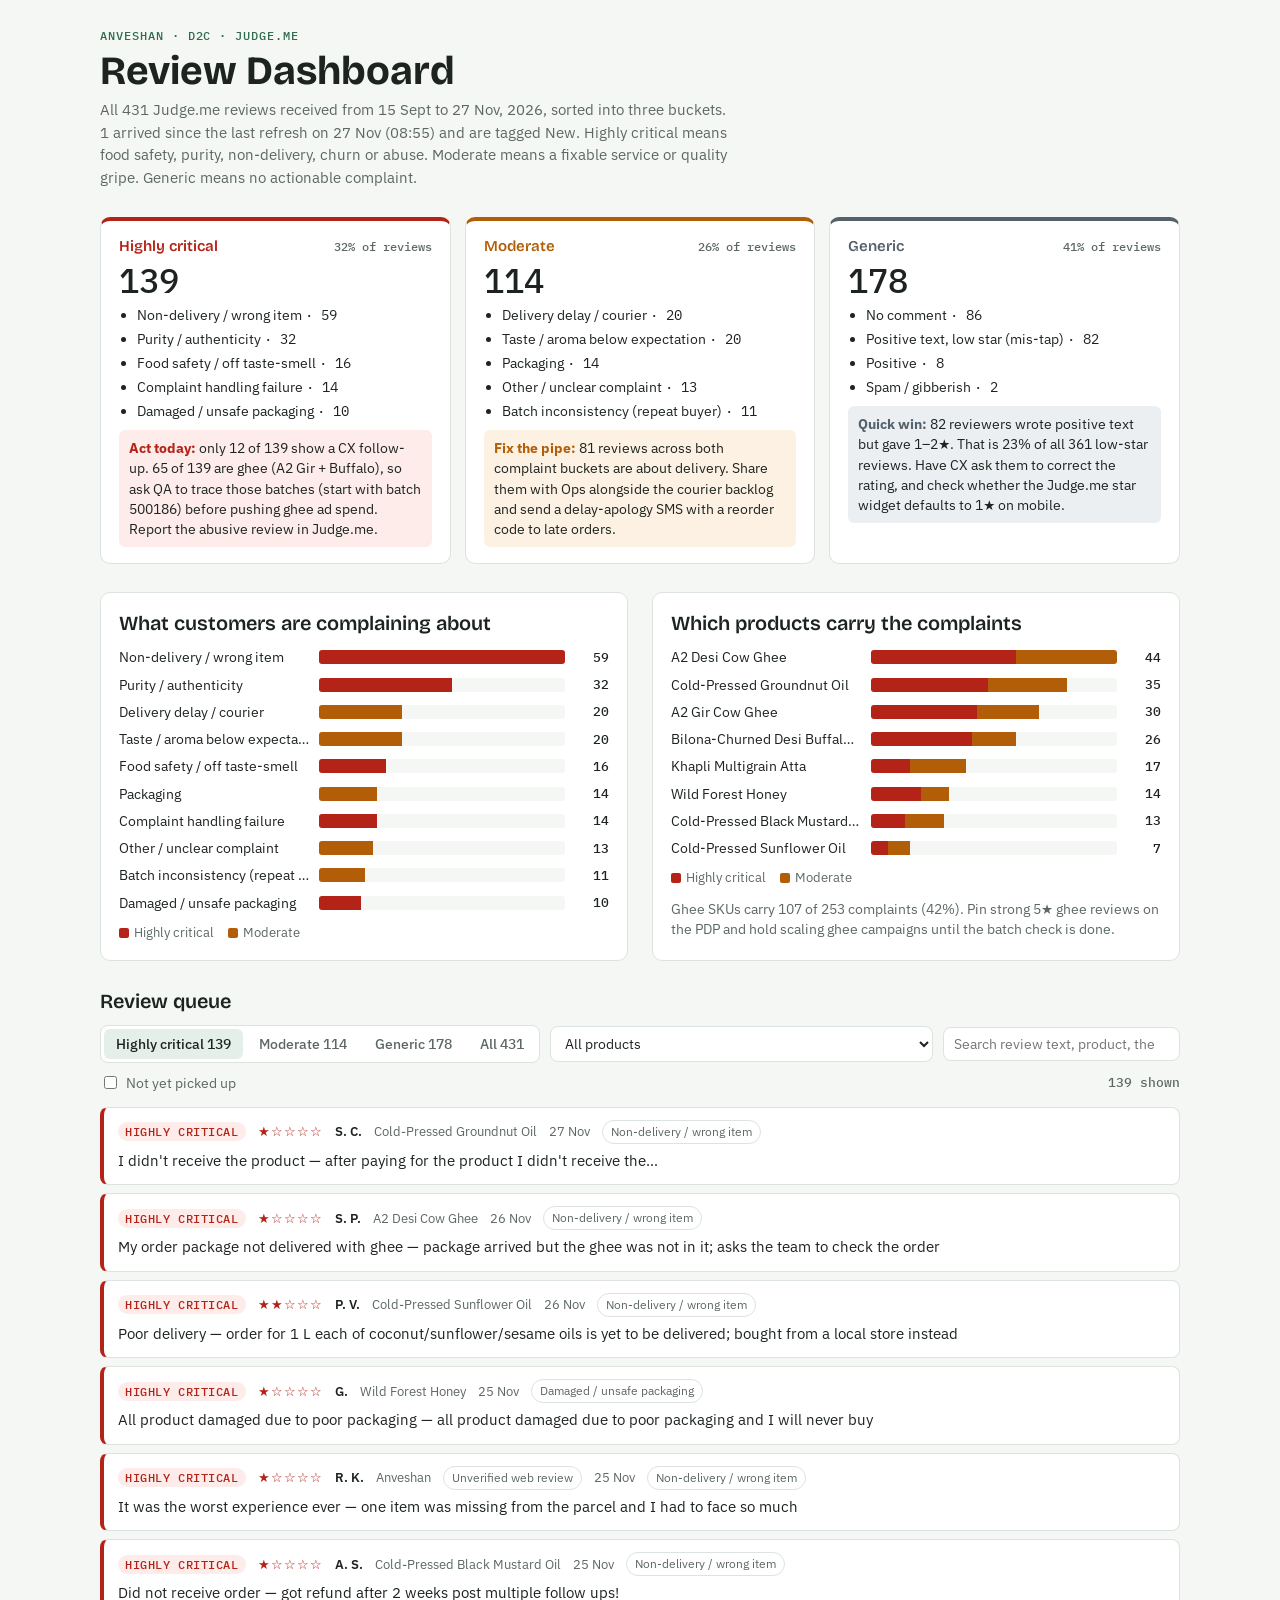
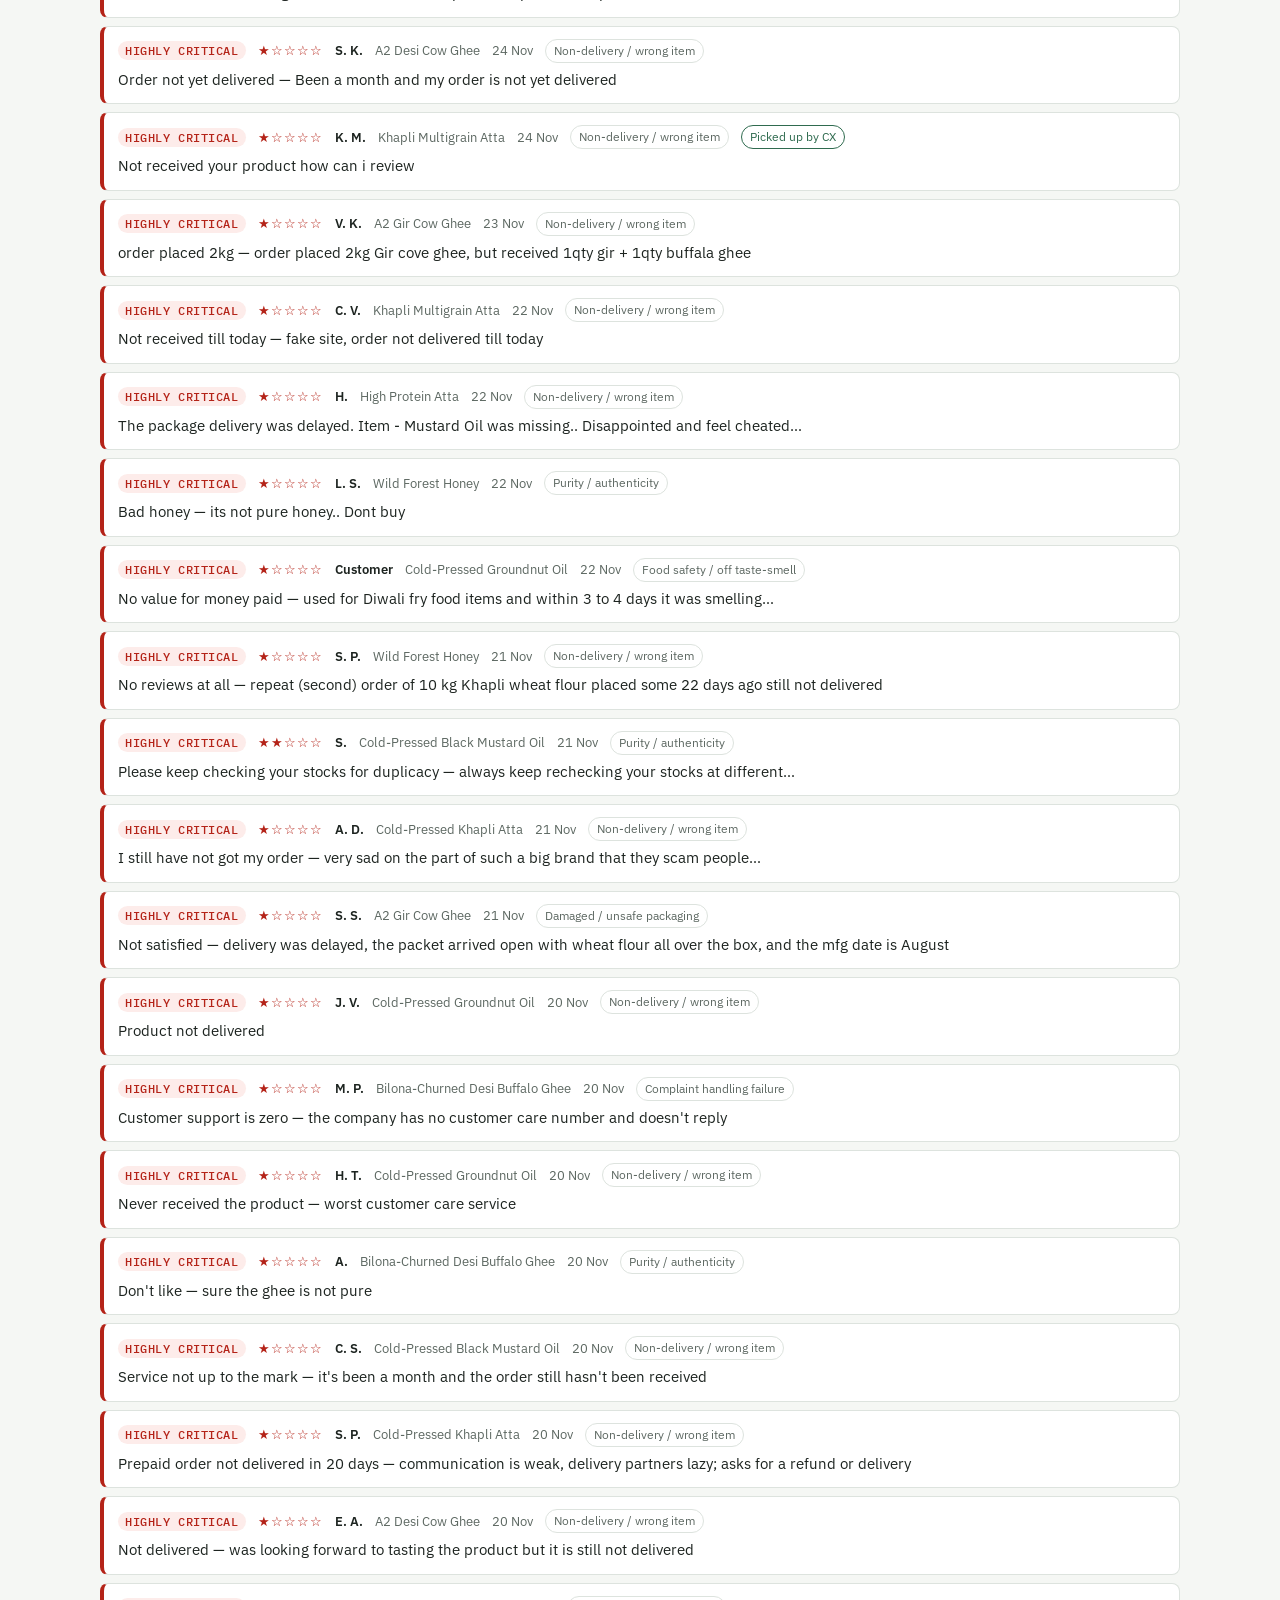
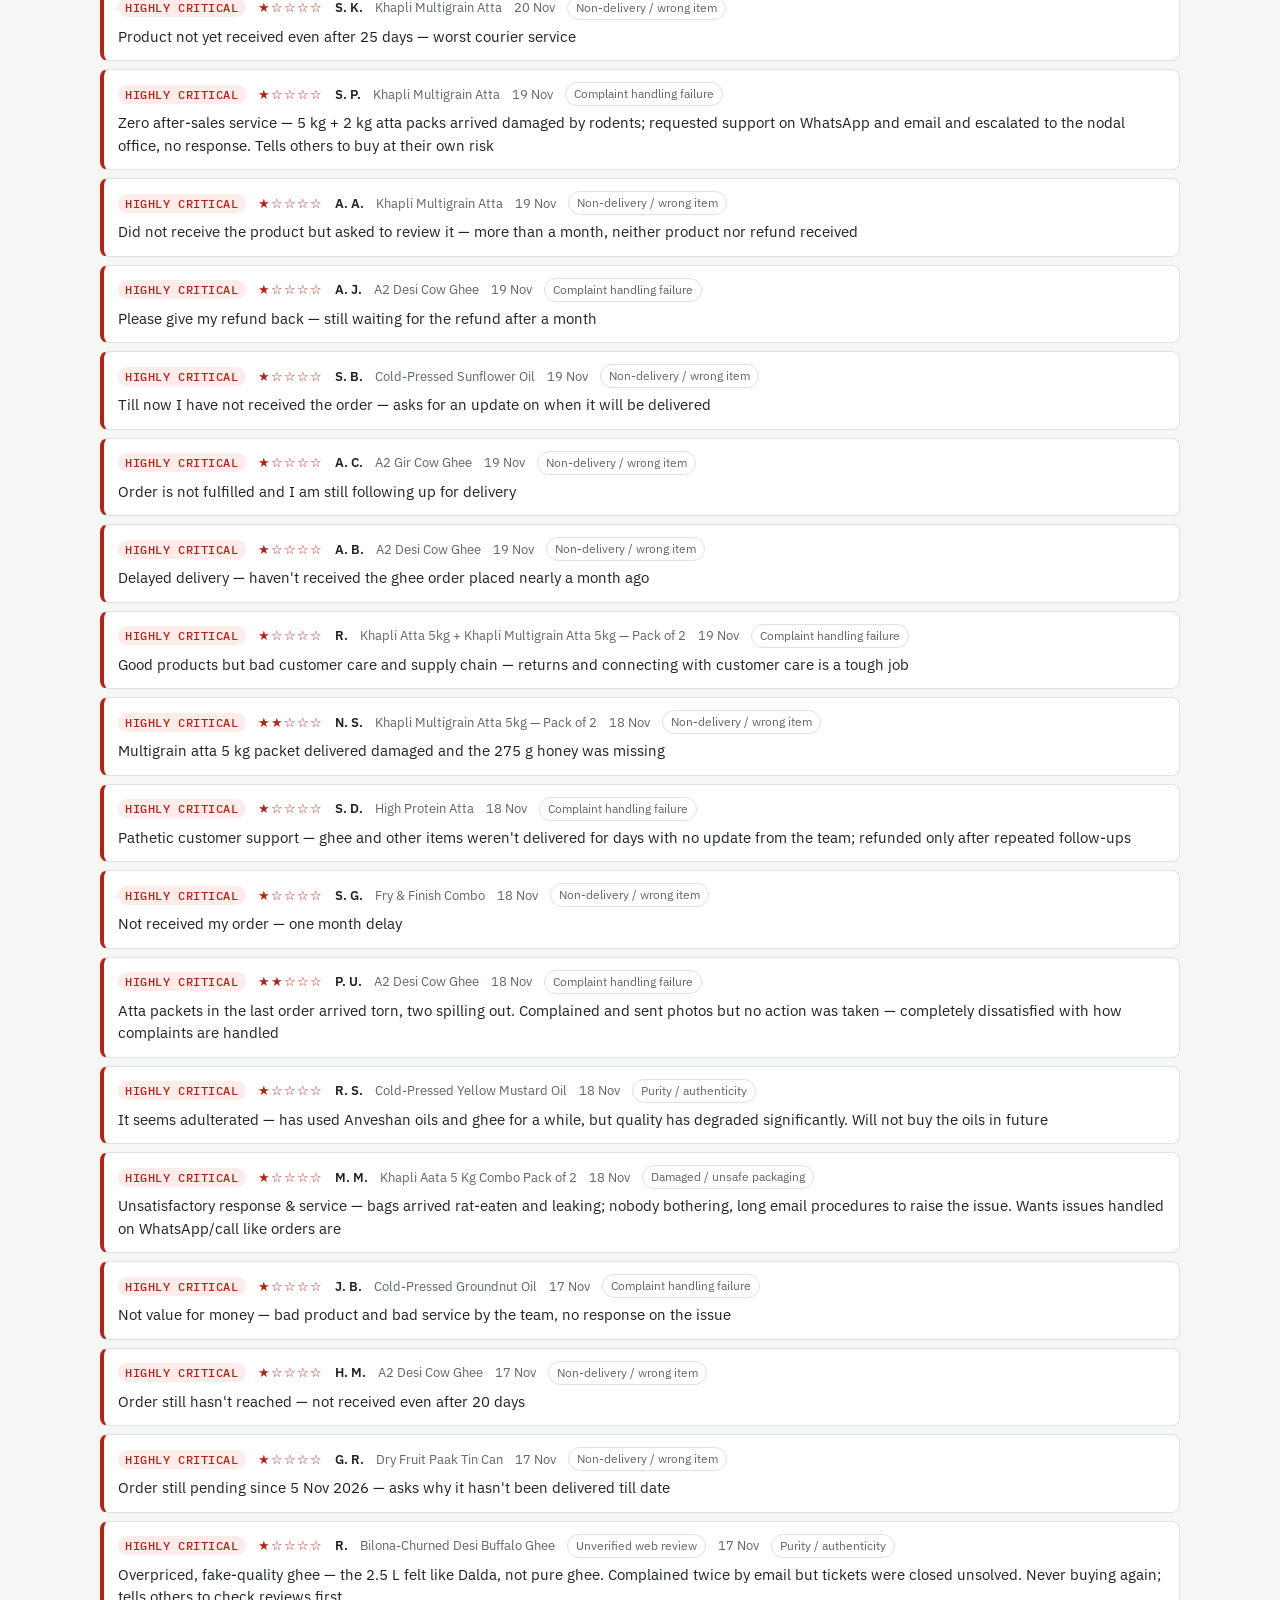
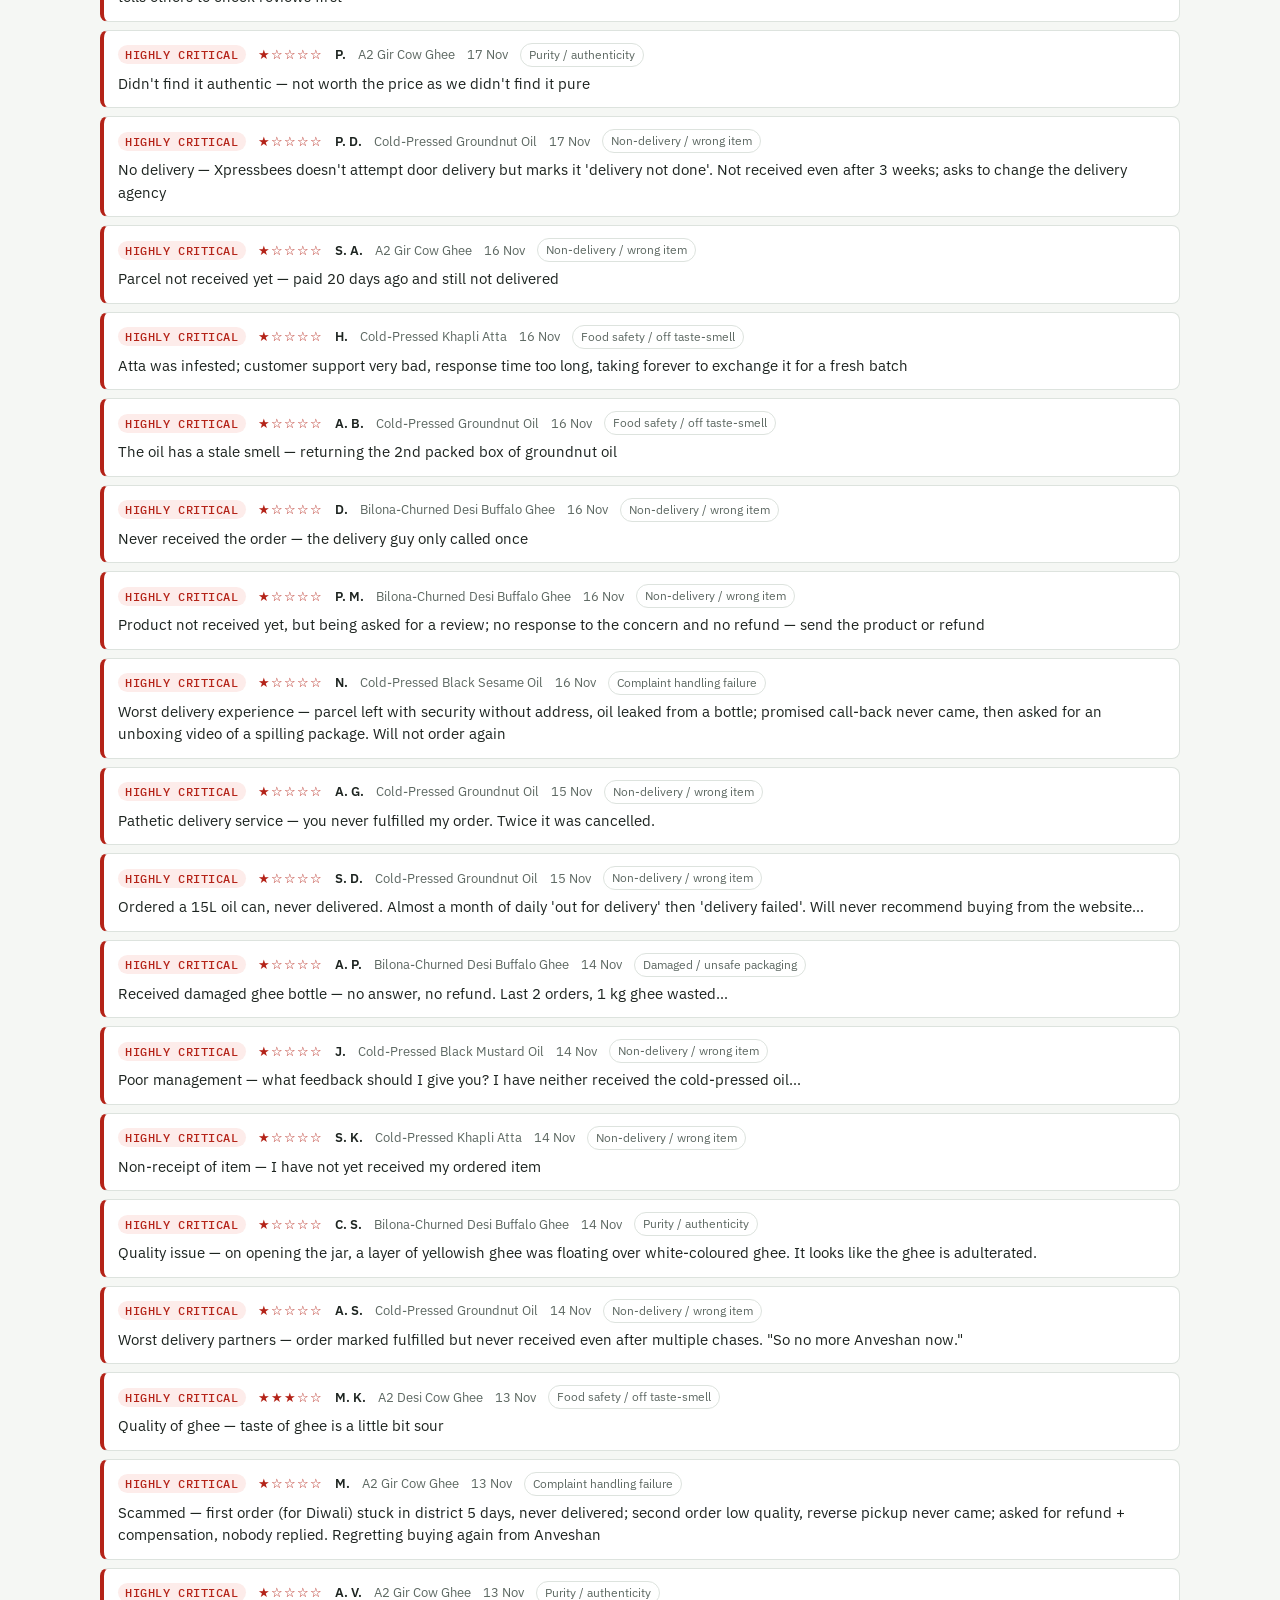
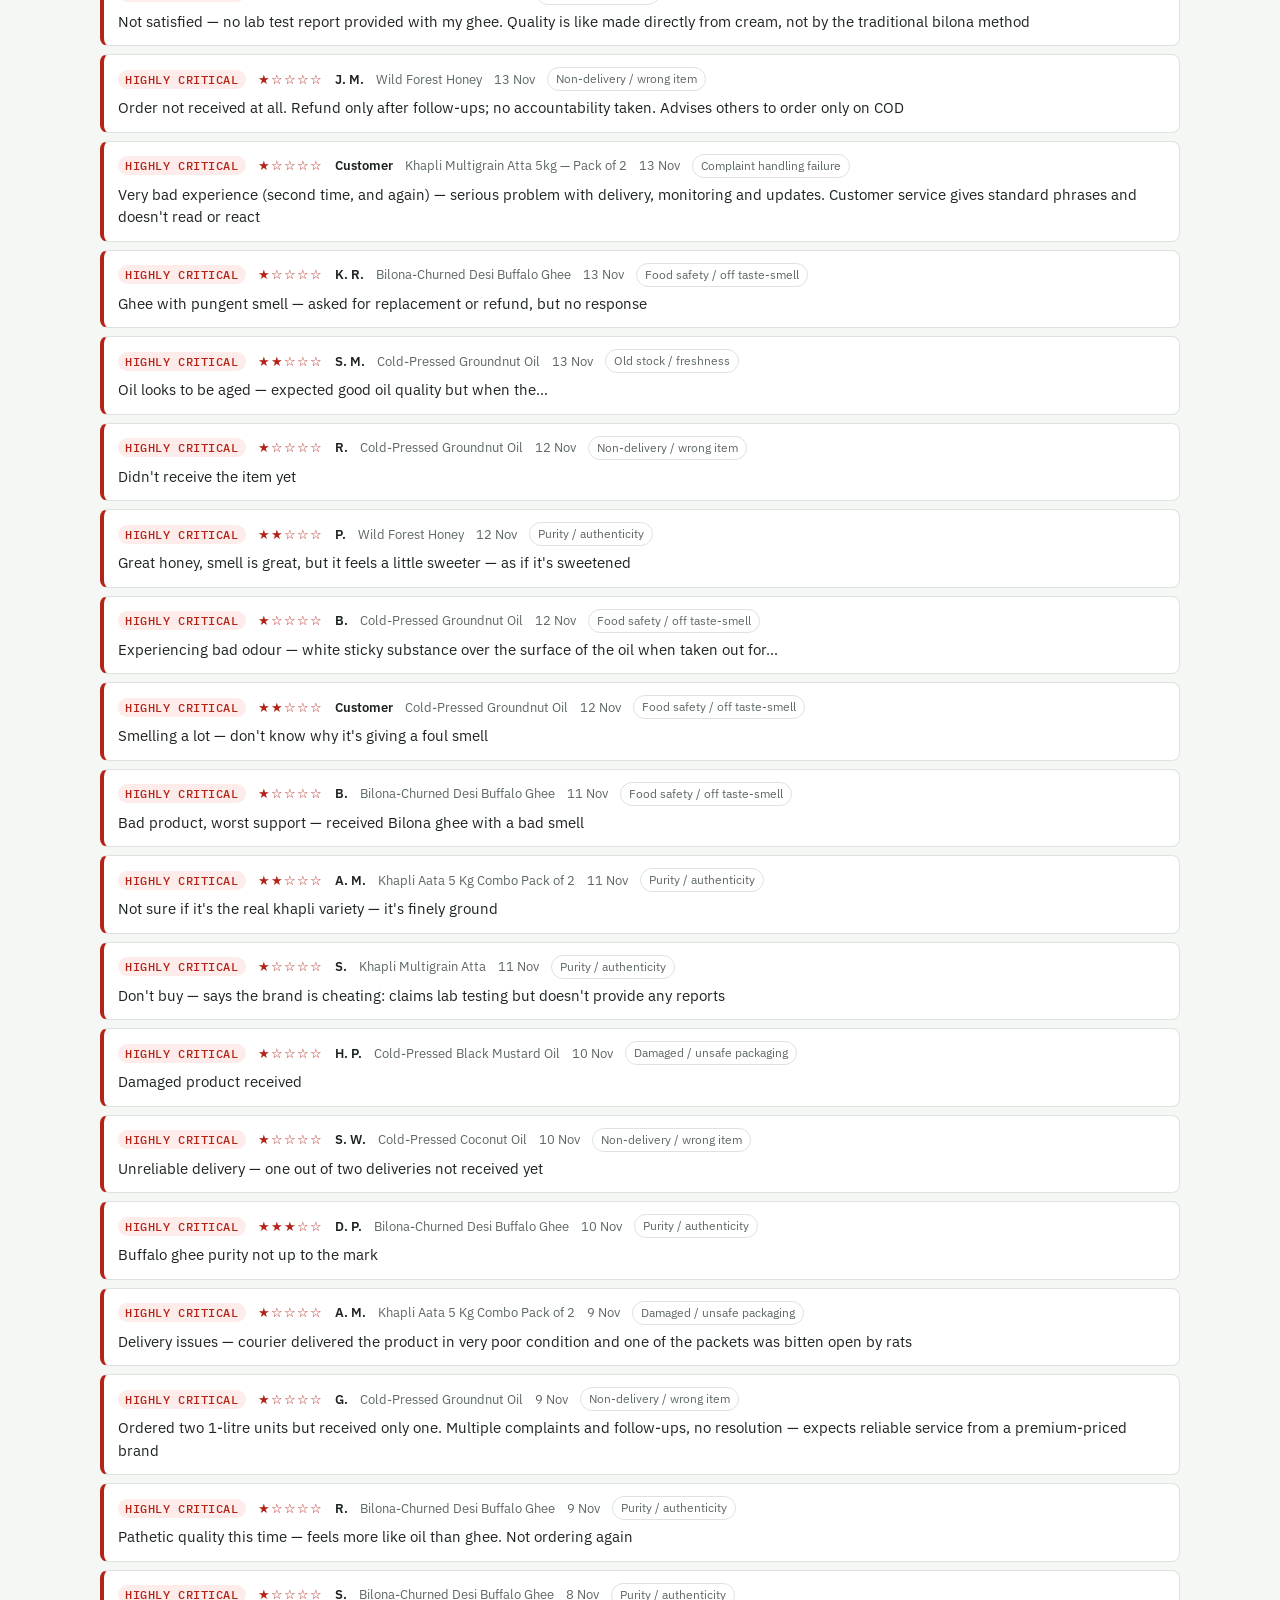
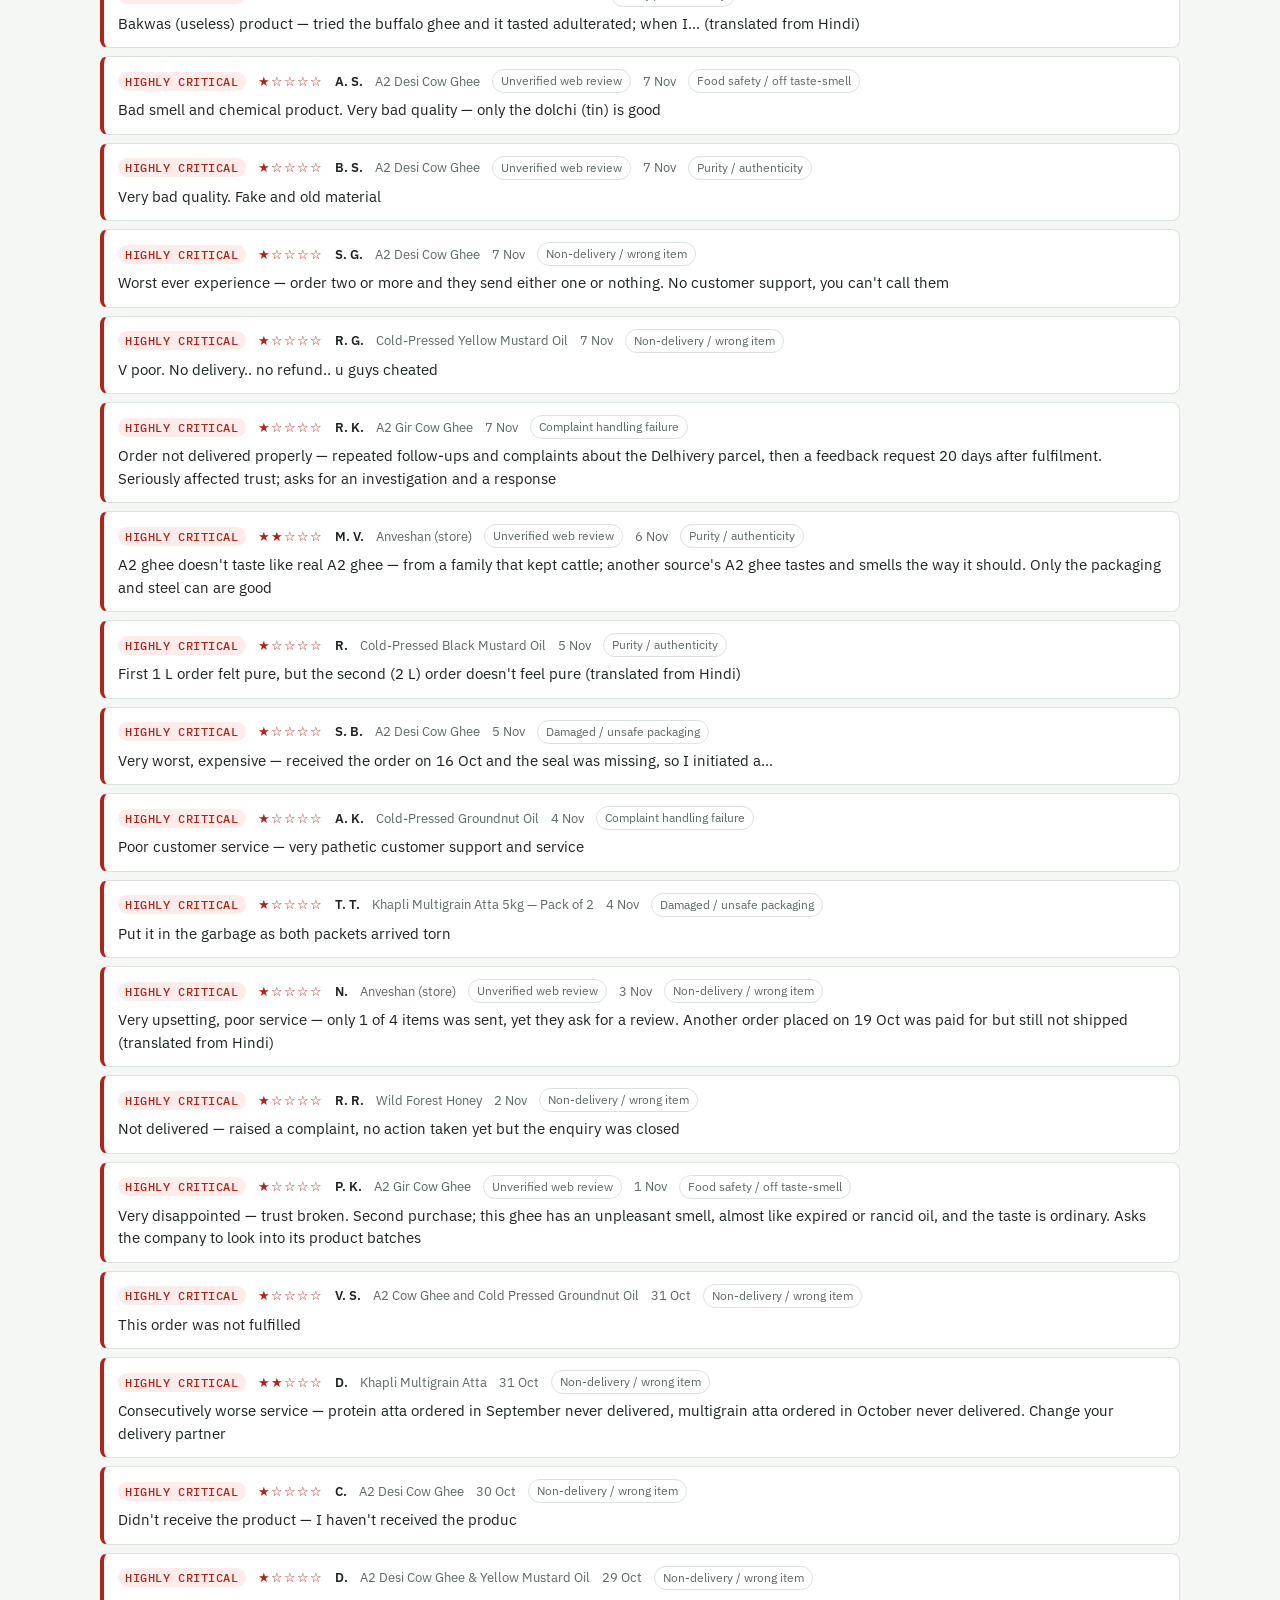
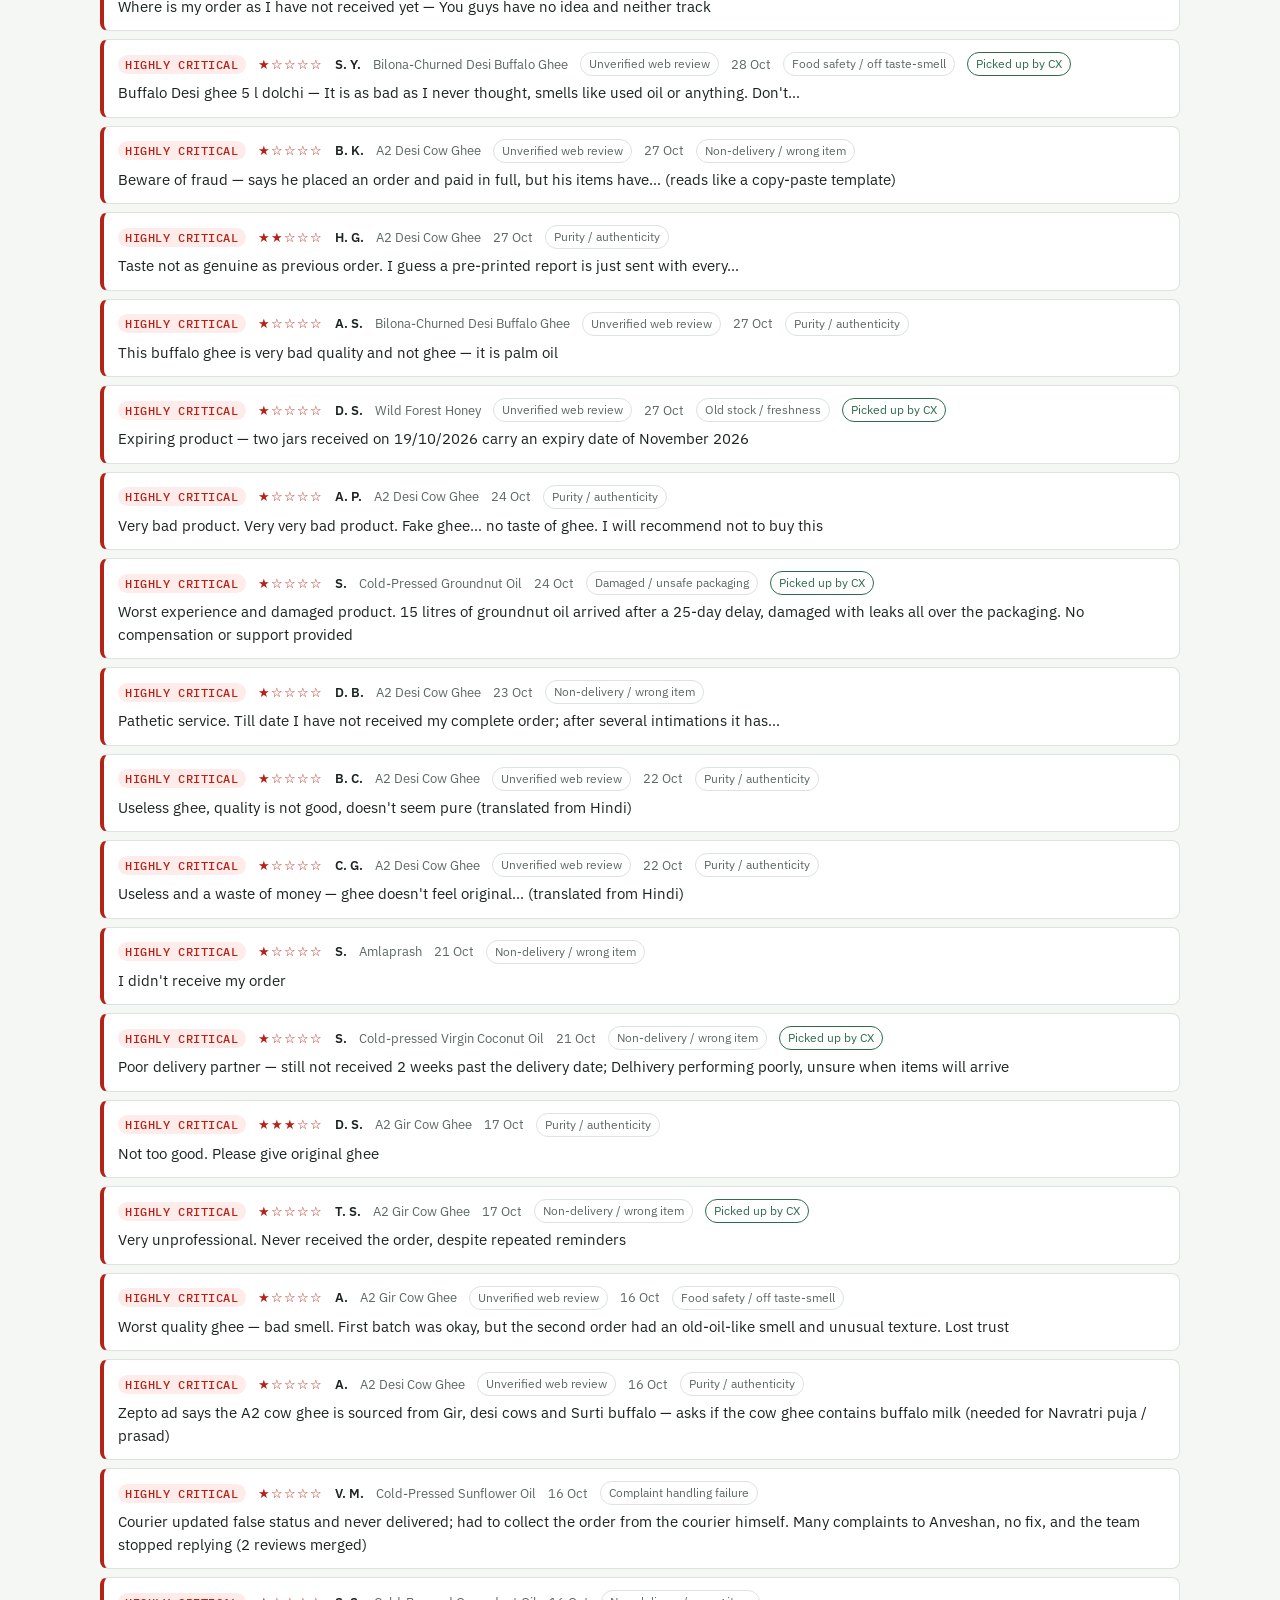
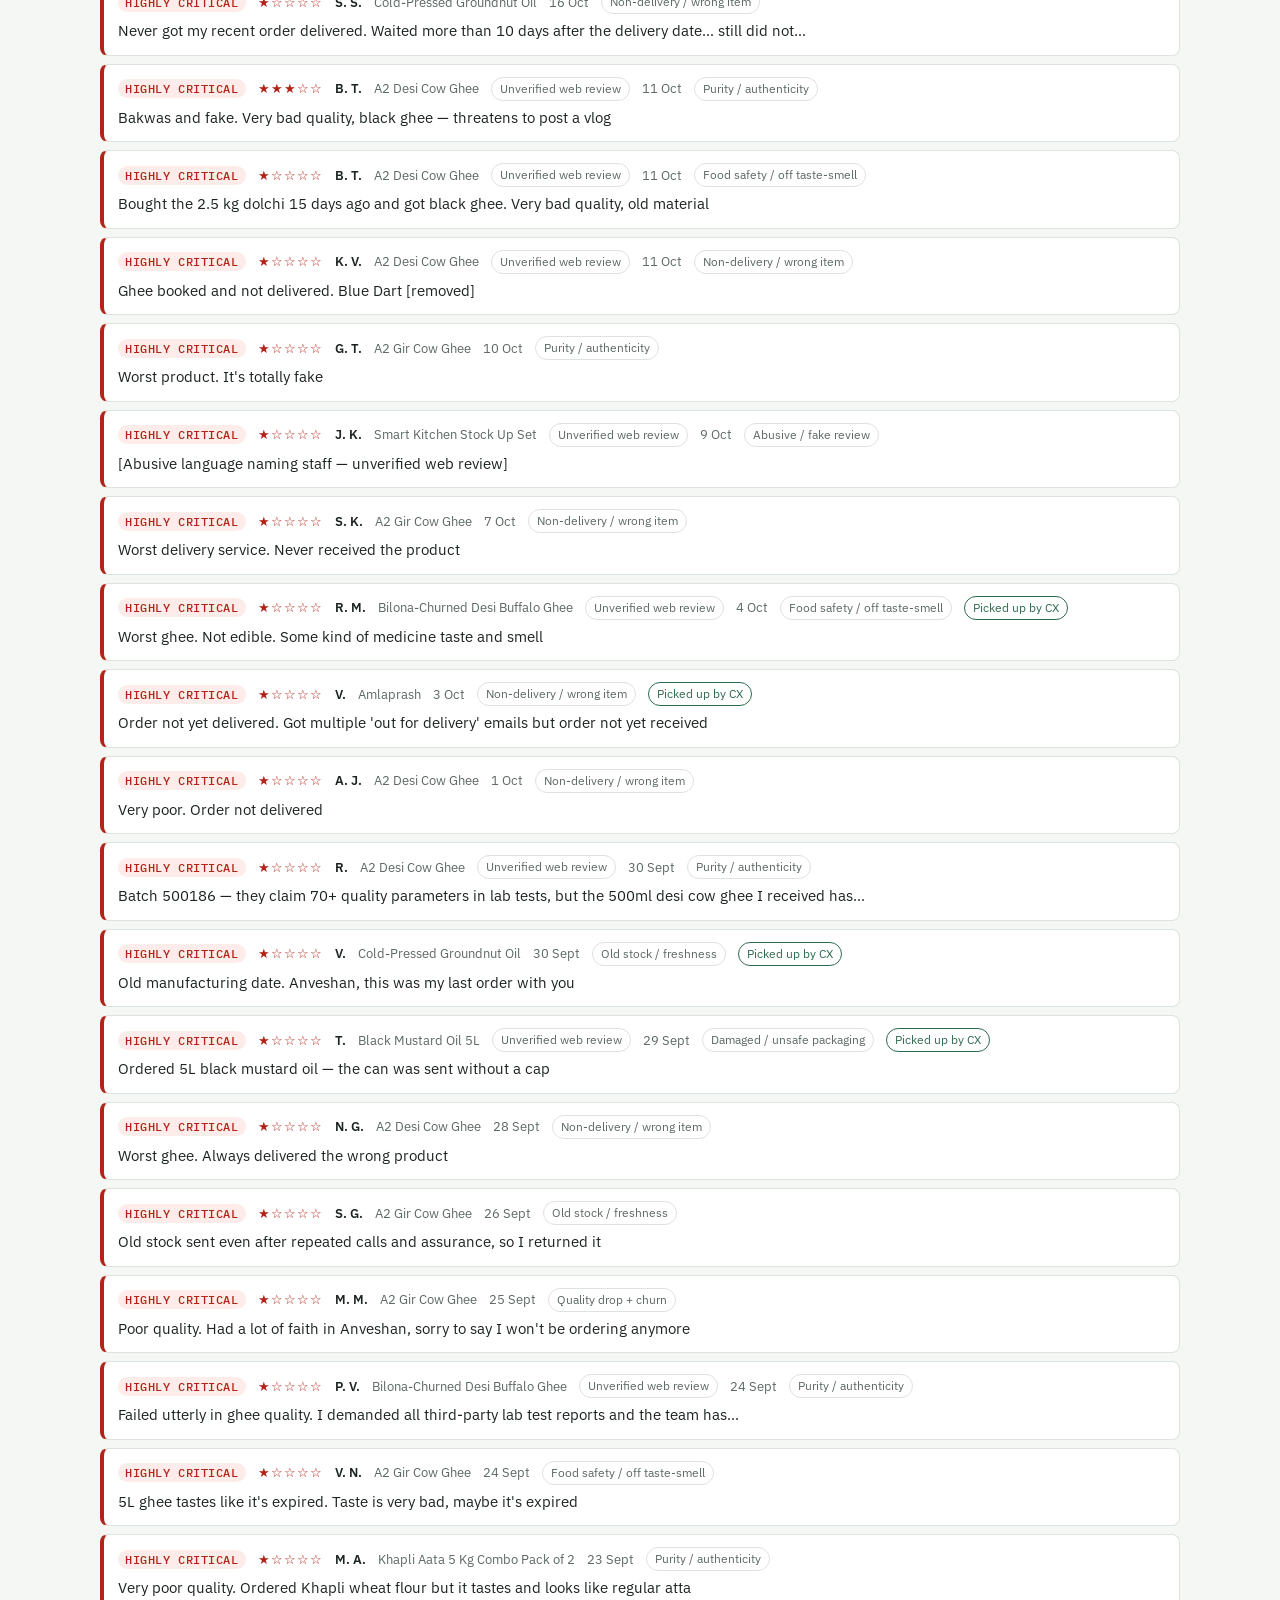
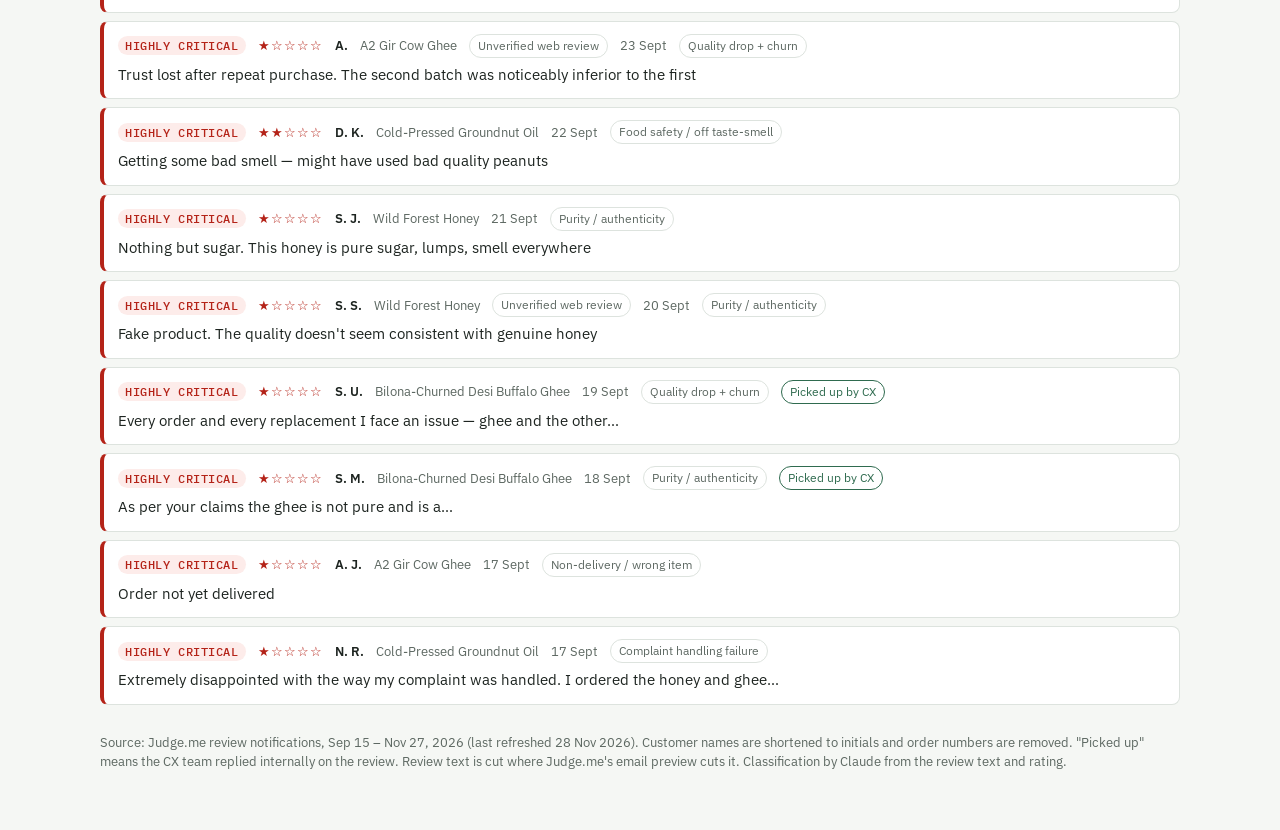
<file: reviews/index.html>
<!doctype html>
<html lang="en">
<head>
<meta charset="utf-8">
<meta name="viewport" content="width=device-width,initial-scale=1">
<title>Review Dashboard</title>
</head>
<body>
<link rel="preconnect" href="https://fonts.googleapis.com">
<link rel="stylesheet" href="https://fonts.googleapis.com/css2?family=Bricolage+Grotesque:opsz,wght@12..96,600;12..96,700&family=IBM+Plex+Sans:wght@400;500;600&family=IBM+Plex+Mono:wght@500&display=swap">
<style>
/* Layout: triage desk — summary strip, then bucket tabs over a scannable review queue */
:root{
  --bg:#f5f7f4; --surface:#ffffff; --fg:#1d2420; --muted:#5d6862; --line:#dde3de;
  --accent:#2f6b4f; --accent-soft:#e3efe8;
  --crit:#b42318; --crit-soft:#fdecea; --mod:#b25e09; --mod-soft:#fdf1e3; --gen:#55626b; --gen-soft:#eceff1;
  --display:"Bricolage Grotesque",ui-sans-serif,system-ui,sans-serif;
  --body:"IBM Plex Sans",ui-sans-serif,system-ui,sans-serif;
  --mono:"IBM Plex Mono",ui-monospace,Menlo,monospace;
}
@media (prefers-color-scheme: dark){:root:not([data-theme="light"]){
  --bg:#121614; --surface:#1a201d; --fg:#e6ece8; --muted:#9aa6a0; --line:#2c3531;
  --accent:#7fc3a0; --accent-soft:#1f3329;
  --crit:#ff8a7d; --crit-soft:#3a1d1a; --mod:#f2b25e; --mod-soft:#382a17; --gen:#a9b6bf; --gen-soft:#252c30; color-scheme:dark}}
:root[data-theme="dark"]{
  --bg:#121614; --surface:#1a201d; --fg:#e6ece8; --muted:#9aa6a0; --line:#2c3531;
  --accent:#7fc3a0; --accent-soft:#1f3329;
  --crit:#ff8a7d; --crit-soft:#3a1d1a; --mod:#f2b25e; --mod-soft:#382a17; --gen:#a9b6bf; --gen-soft:#252c30; color-scheme:dark}
*{box-sizing:border-box}
body{background:var(--bg);color:var(--fg);font:15px/1.5 var(--body);margin:0}
.wrap{max-width:1120px;margin:0 auto;padding:28px 20px 60px;display:grid;gap:28px}
header{display:grid;gap:6px}
.eyebrow{font:500 12px var(--mono);letter-spacing:.08em;text-transform:uppercase;color:var(--accent)}
h1{font:700 clamp(28px,4vw,40px)/1.1 var(--display);margin:0;text-wrap:balance}
h2{font:600 20px/1.2 var(--display);margin:0 0 12px}
.sub{color:var(--muted);margin:0;max-width:70ch}
.num{font-family:var(--mono);font-variant-numeric:tabular-nums}
.buckets{display:grid;grid-template-columns:repeat(auto-fit,minmax(260px,1fr));gap:14px}
.bk{background:var(--surface);border:1px solid var(--line);border-top:4px solid var(--c);border-radius:10px;padding:16px 18px;display:grid;gap:8px;align-content:start;min-width:0}
.bk .top{display:flex;align-items:baseline;justify-content:space-between;gap:8px}
.bk .label{font:600 15px var(--display);color:var(--c)}
.bk .big{font:500 34px/1 var(--mono);font-variant-numeric:tabular-nums}
.bk .share{font:500 12px var(--mono);color:var(--muted)}
.bk ul{margin:0;padding-left:18px;color:var(--fg);font-size:14px;display:grid;gap:3px}
.act{background:var(--cs);border-radius:6px;padding:8px 10px;font-size:13.5px}
.act b{color:var(--c)}
.crit{--c:var(--crit);--cs:var(--crit-soft)} .mod{--c:var(--mod);--cs:var(--mod-soft)} .gen{--c:var(--gen);--cs:var(--gen-soft)}
.two{display:grid;grid-template-columns:repeat(auto-fit,minmax(320px,1fr));gap:24px}
.panel{background:var(--surface);border:1px solid var(--line);border-radius:10px;padding:18px;min-width:0}
.bars{display:grid;gap:7px}
.bar{display:grid;grid-template-columns:minmax(0,190px) 1fr 34px;gap:10px;align-items:center;font-size:13.5px}
.bar .n{overflow:hidden;text-overflow:ellipsis;white-space:nowrap}
.track{height:14px;background:var(--bg);border-radius:3px;display:flex;overflow:hidden}
.track span{display:block;height:100%}
.bar .v{font:500 13px var(--mono);text-align:right}
.legend{display:flex;gap:14px;font-size:12.5px;color:var(--muted);margin-top:10px;flex-wrap:wrap}
.legend i{display:inline-block;width:10px;height:10px;border-radius:2px;margin-right:5px;vertical-align:-1px}
.note{font-size:13.5px;color:var(--muted);margin:12px 0 0}
.controls{display:flex;flex-wrap:wrap;gap:10px;align-items:center;margin-bottom:14px}
.tabs{display:flex;gap:4px;background:var(--surface);border:1px solid var(--line);border-radius:8px;padding:3px;flex-wrap:wrap}
.tabs button{border:0;background:none;color:var(--muted);font:500 13.5px var(--body);padding:6px 12px;border-radius:6px;cursor:pointer}
.tabs button[aria-pressed="true"]{background:var(--accent-soft);color:var(--fg)}
.tabs button:focus-visible,select:focus-visible,input:focus-visible,.toggle input:focus-visible{outline:2px solid var(--accent);outline-offset:2px}
select,input[type=search]{font:14px var(--body);color:var(--fg);background:var(--surface);border:1px solid var(--line);border-radius:8px;padding:7px 10px;min-width:0}
input[type=search]{flex:1 1 200px}
.toggle{font-size:13.5px;color:var(--muted);display:flex;gap:6px;align-items:center}
.count{font:500 13px var(--mono);color:var(--muted);margin-left:auto}
.list{display:grid;gap:8px}
.rv{background:var(--surface);border:1px solid var(--line);border-left:4px solid var(--c);border-radius:8px;padding:12px 14px;display:grid;grid-template-columns:1fr;gap:4px 14px;min-width:0}
.rv .meta{display:flex;flex-wrap:wrap;gap:6px 12px;align-items:center;font-size:13px;color:var(--muted);min-width:0}
.rv .who{color:var(--fg);font-weight:600}
.stars{font-family:var(--mono);color:var(--c);letter-spacing:1px}
.pill{font:500 11.5px var(--mono);text-transform:uppercase;letter-spacing:.05em;padding:2px 7px;border-radius:999px;background:var(--cs);color:var(--c)}
.tag{font-size:12px;padding:2px 8px;border-radius:999px;border:1px solid var(--line);color:var(--muted)}
.tag.new{border-color:var(--crit);color:var(--crit);font-weight:600}
.tag.ok{border-color:var(--accent);color:var(--accent)}
.rv .text{grid-column:1/-1;margin:2px 0 0;overflow-wrap:anywhere}
.rv .text.empty{color:var(--muted);font-style:italic}
.rv a{font:500 13px var(--body);color:var(--accent);text-decoration:none;white-space:nowrap;align-self:start}
.rv a:hover{text-decoration:underline}
.empty-state{padding:30px;text-align:center;color:var(--muted)}
footer{font-size:12.5px;color:var(--muted)}
@media (max-width:560px){.bar{grid-template-columns:minmax(0,120px) 1fr 30px}.rv{grid-template-columns:1fr}.count{margin-left:0}}
</style>

<div class="wrap">
<header>
  <span class="eyebrow">Anveshan · D2C · Judge.me</span>
  <h1>Review Dashboard</h1>
  <p class="sub">All <span class="num" id="total"></span> Judge.me reviews received from <span id="range"></span>, sorted into three buckets. <span class="num" id="newc"></span> arrived since the last refresh on 27 Nov (08:55) and are tagged New. Highly critical means food safety, purity, non-delivery, churn or abuse. Moderate means a fixable service or quality gripe. Generic means no actionable complaint.</p>
</header>

<section class="buckets" id="buckets"></section>

<section class="two">
  <div class="panel">
    <h2>What customers are complaining about</h2>
    <div class="bars" id="themes"></div>
    <div class="legend"><span><i style="background:var(--crit)"></i>Highly critical</span><span><i style="background:var(--mod)"></i>Moderate</span></div>
  </div>
  <div class="panel">
    <h2>Which products carry the complaints</h2>
    <div class="bars" id="products"></div>
    <div class="legend"><span><i style="background:var(--crit)"></i>Highly critical</span><span><i style="background:var(--mod)"></i>Moderate</span></div>
    <p class="note" id="prodnote"></p>
  </div>
</section>

<section>
  <h2>Review queue</h2>
  <div class="controls">
    <div class="tabs" role="group" aria-label="Bucket" id="tabs"></div>
    <select id="prod" aria-label="Product"></select>
    <input type="search" id="q" placeholder="Search review text, product, theme" aria-label="Search reviews">
    <label class="toggle"><input type="checkbox" id="unassigned"> Not yet picked up</label>
    <span class="count" id="count"></span>
  </div>
  <div class="list" id="list"></div>
</section>

<footer>Source: Judge.me review notifications, Sep 15 – Nov 27, 2026 (last refreshed 28 Nov 2026). Customer names are shortened to initials and order numbers are removed. "Picked up" means the CX team replied internally on the review. Review text is cut where Judge.me's email preview cuts it. Classification by Claude from the review text and rating.</footer>
</div>

<script>
const RAW = [
["2026-11-27T04:31:56Z", "V. N.", 1, "Cold-Pressed Sunflower Oil", "", "Need 2 liter more — unclear whether asking to reorder or reporting a short quantity", "M", "Other / unclear complaint", "", 0, 1],
["2026-11-27T02:44:00Z", "S. C.", 1, "Cold-Pressed Groundnut Oil", "", "I didn't receive the product — after paying for the product I didn't receive the…", "H", "Non-delivery / wrong item", "", 0, 1],
["2026-11-26T18:21:26Z", "S. P.", 1, "A2 Desi Cow Ghee", "", "My order package not delivered with ghee — package arrived but the ghee was not in it; asks the team to check the order", "H", "Non-delivery / wrong item", "", 0, 1],
["2026-11-26T14:47:27Z", "G.", 1, "Bilona-Churned Desi Buffalo Ghee", "", "", "G", "No comment", "", 0, 1],
["2026-11-26T14:25:20Z", "S. J.", 3, "Cold-Pressed Groundnut Oil", "", "Fine — I purchased a lot of products from your website so clearly I like it. Stop nagging me.", "M", "CRM / email data issue", "", 0, 1],
["2026-11-26T09:41:58Z", "V. S.", 3, "Cold-Pressed Black Mustard Oil", "", "", "G", "No comment", "", 0, 1],
["2026-11-26T07:17:19Z", "K. R.", 1, "Cold-Pressed Groundnut Oil", "", "", "G", "No comment", "", 0, 1],
["2026-11-26T07:11:30Z", "P. V.", 2, "Cold-Pressed Sunflower Oil", "", "Poor delivery — order for 1 L each of coconut/sunflower/sesame oils is yet to be delivered; bought from a local store instead", "H", "Non-delivery / wrong item", "", 0, 1],
["2026-11-26T03:13:49Z", "C. G.", 1, "Cold-Pressed Groundnut Oil", "", "Worst product ever — Don't buy this. Packaging is pretty ordinary and it leaks", "M", "Packaging", "", 0, 1],
["2026-11-25T18:00:16Z", "G.", 1, "Wild Forest Honey", "", "All product damaged due to poor packaging — all product damaged due to poor packaging and I will never buy", "H", "Damaged / unsafe packaging", "", 0, 1],
["2026-11-25T11:32:44Z", "R. K.", 1, "Anveshan", "", "It was the worst experience ever — one item was missing from the parcel and I had to face so much", "H", "Non-delivery / wrong item", "", 0, 0],
["2026-11-25T10:50:26Z", "N.", 3, "Bilona-Churned Desi Buffalo Ghee", "", "Bilona desi buffalo ghee — it is much much better than regular ghee like Amul, Mother Dairy", "G", "Positive text, low star (mis-tap)", "", 0, 1],
["2026-11-25T09:35:46Z", "A. S.", 1, "Cold-Pressed Black Mustard Oil", "", "Did not receive order — got refund after 2 weeks post multiple follow ups!", "H", "Non-delivery / wrong item", "", 0, 1],
["2026-11-25T08:08:20Z", "A. S.", 2, "Bilona-Churned Desi Buffalo Ghee", "", "", "G", "No comment", "", 0, 1],
["2026-11-25T07:06:24Z", "H.", 3, "Khapli Aata 5 Kg Combo Pack of 2", "", "Spongy while kneading — khapli atta felt very spongy while kneading and elastic-like while", "M", "Product feedback (texture)", "", 0, 1],
["2026-11-25T03:19:30Z", "T.", 1, "Bilona-Churned Desi Buffalo Ghee", "", "Excellent — The Buffalo ghee is excellent in taste. But need some more discounts", "G", "Positive text, low star (mis-tap)", "", 0, 1],
["2026-11-24T18:03:13Z", "S. K.", 1, "A2 Desi Cow Ghee", "", "Order not yet delivered — Been a month and my order is not yet delivered", "H", "Non-delivery / wrong item", "", 0, 1],
["2026-11-24T13:33:42Z", "K. M.", 1, "Khapli Multigrain Atta", "", "Not received your product how can i review", "H", "Non-delivery / wrong item", "", 1, 1],
["2026-11-24T11:27:46Z", "G. C.", 1, "Khapli Multigrain Atta", "", "Excellent", "G", "Positive text, low star (mis-tap)", "", 0, 1],
["2026-11-24T07:38:58Z", "D. K.", 3, "Cold-pressed Virgin Coconut Oil", "", "Very bad delivery — Worst delivery experience, haven't used the product yet", "M", "Delivery delay / courier", "", 0, 1],
["2026-11-24T07:38:01Z", "D. S.", 3, "Anveshan", "", "Very bad delivery — Very bad delivery, I will say worst experience. Regarding product it's good", "M", "Delivery delay / courier", "", 0, 0],
["2026-11-24T05:14:55Z", "S. J.", 1, "Khapli Multigrain Atta", "", "Best multigrain aata — Quality and taste both are good.", "G", "Positive text, low star (mis-tap)", "", 0, 1],
["2026-11-24T02:27:10Z", "Customer", 3, "Khapli Multigrain Atta", "", "Cold pressed multigrain atta — Good to have once it is fresh and warm after that roti becomes too hard ,", "M", "Product feedback (texture)", "", 0, 1],
["2026-11-23T16:37:23Z", "K. K.", 2, "Khapli Multigrain Atta", "", "Khapli multigrain atta — This Khapli Multi grain atta is not up to mark. Order deivery was alao", "M", "Taste / aroma below expectation", "", 0, 1],
["2026-11-23T12:38:41Z", "V. C.", 1, "Cold-Pressed Groundnut Oil", "", "", "G", "No comment", "", 0, 1],
["2026-11-23T12:07:20Z", "V. V.", 1, "Khapli Multigrain Atta", "", "Very late delivery — Took lot of time for delivery", "M", "Delivery delay / courier", "", 0, 1],
["2026-11-23T12:03:59Z", "A. V.", 2, "Khapli Multigrain Atta", "", "Average quality — Not find anything different than the others.", "M", "Taste / aroma below expectation", "", 0, 1],
["2026-11-23T11:40:37Z", "V. K.", 1, "A2 Desi Cow Ghee", "", "", "G", "No comment", "", 0, 1],
["2026-11-23T10:56:25Z", "A.", 3, "Cold-Pressed Khapli Atta", "", "Rate is very High", "M", "Price vs value", "", 0, 1],
["2026-11-23T08:17:58Z", "R. H.", 1, "Cold-Pressed Coconut Oil", "", "Feedback — Quality of products and packaging is very good. Please keep up the good work and deliver", "G", "Positive text, low star (mis-tap)", "", 0, 1],
["2026-11-23T05:45:39Z", "N. V.", 2, "A2 Gir Cow Ghee", "", "", "G", "No comment", "", 0, 1],
["2026-11-23T05:32:30Z", "V. K.", 1, "A2 Gir Cow Ghee", "", "order placed 2kg — order placed 2kg Gir cove ghee, but received 1qty gir + 1qty buffala ghee", "H", "Non-delivery / wrong item", "", 0, 1],
["2026-11-23T04:55:14Z", "A. G.", 1, "A2 Desi Cow Ghee", "", "Immunity booster", "G", "Positive text, low star (mis-tap)", "", 0, 1],
["2026-11-22T14:43:24Z", "G. N.", 1, "Assorted Gift Box", "", "Poor packaging — poor packaging", "M", "Packaging", "", 0, 1],
["2026-11-22T11:34:50Z", "R. N.", 3, "Khapli Multigrain Atta", "", "", "G", "No comment", "", 0, 1],
["2026-11-22T09:16:53Z", "B.", 2, "Cold-Pressed Groundnut Oil", "", "", "G", "No comment", "", 0, 1],
["2026-11-22T08:56:49Z", "C. V.", 1, "Khapli Multigrain Atta", "", "Not received till today — fake site, order not delivered till today", "H", "Non-delivery / wrong item", "", 0, 1],
["2026-11-22T07:42:12Z", "K. R.", 1, "Everyday Oils for Every Dish", "", "", "G", "No comment", "", 0, 1],
["2026-11-22T07:16:45Z", "H.", 1, "High Protein Atta", "", "The package delivery was delayed. Item - Mustard Oil was missing.. Disappointed and feel cheated…", "H", "Non-delivery / wrong item", "", 0, 1],
["2026-11-22T05:49:48Z", "L. S.", 1, "Wild Forest Honey", "", "Bad honey — its not pure honey.. Dont buy", "H", "Purity / authenticity", "", 0, 1],
["2026-11-22T05:01:18Z", "Customer", 1, "Cold-Pressed Groundnut Oil", "", "No value for money paid — used for Diwali fry food items and within 3 to 4 days it was smelling…", "H", "Food safety / off taste-smell", "", 0, 1],
["2026-11-22T04:04:58Z", "M. T.", 3, "Cold-Pressed Black Mustard Oil", "", "", "G", "No comment", "", 0, 1],
["2026-11-22T01:06:54Z", "P. K.", 3, "Khapli Multigrain Atta", "", "Quality", "M", "Other / unclear complaint", "", 0, 1],
["2026-11-22T00:58:42Z", "S. O.", 2, "Khapli Multigrain Atta", "", "Good quality", "G", "Positive text, low star (mis-tap)", "", 0, 1],
["2026-11-22T00:38:39Z", "K.", 3, "A2 Desi Cow Ghee and A2 Gir Ghee Combo", "", "Products are good, but back-end support is not easily reachable", "M", "Support reachability", "", 0, 1],
["2026-11-21T17:43:16Z", "P. K.", 2, "Cold-Pressed Groundnut Oil", "", "Bad packaging", "M", "Packaging", "", 0, 1],
["2026-11-21T15:35:14Z", "S. P.", 1, "Wild Forest Honey", "", "No reviews at all — repeat (second) order of 10 kg Khapli wheat flour placed some 22 days ago still not delivered", "H", "Non-delivery / wrong item", "", 0, 1],
["2026-11-21T14:35:27Z", "B.", 2, "Cold-Pressed Black Mustard Oil", "", "", "G", "No comment", "", 0, 1],
["2026-11-21T13:26:34Z", "P.", 1, "A2 Desi Cow Ghee", "", "", "G", "No comment", "", 0, 1],
["2026-11-21T13:02:18Z", "S. R.", 1, "Cold-Pressed Black Mustard Oil", "", "Very good", "G", "Positive text, low star (mis-tap)", "", 0, 1],
["2026-11-21T12:19:47Z", "S.", 1, "A2 Desi Cow Ghee", "", "", "G", "No comment", "", 0, 1],
["2026-11-21T10:08:19Z", "S. K.", 1, "Cold-Pressed Black Mustard Oil", "", "Oil was very good — the product was very good, good packaging", "G", "Positive text, low star (mis-tap)", "", 0, 1],
["2026-11-21T09:16:35Z", "S.", 2, "Cold-Pressed Black Mustard Oil", "", "Please keep checking your stocks for duplicacy — always keep rechecking your stocks at different…", "H", "Purity / authenticity", "", 0, 1],
["2026-11-21T06:33:00Z", "A. D.", 1, "Cold-Pressed Khapli Atta", "", "I still have not got my order — very sad on the part of such a big brand that they scam people…", "H", "Non-delivery / wrong item", "", 0, 1],
["2026-11-20T19:01:47Z", "S. S.", 1, "A2 Gir Cow Ghee", "", "Not satisfied — delivery was delayed, the packet arrived open with wheat flour all over the box, and the mfg date is August", "H", "Damaged / unsafe packaging", "", 0, 1],
["2026-11-20T18:24:51Z", "J. V.", 1, "Cold-Pressed Groundnut Oil", "", "Product not delivered", "H", "Non-delivery / wrong item", "", 0, 1],
["2026-11-20T17:12:37Z", "M. P.", 1, "Bilona-Churned Desi Buffalo Ghee", "", "Customer support is zero — the company has no customer care number and doesn't reply", "H", "Complaint handling failure", "", 0, 1],
["2026-11-20T15:37:54Z", "H. T.", 1, "Cold-Pressed Groundnut Oil", "", "Never received the product — worst customer care service", "H", "Non-delivery / wrong item", "", 0, 1],
["2026-11-20T13:40:05Z", "S. J.", 1, "DRY FRUIT PAAK TIN CAN", "", "Very happy — quality is very good", "G", "Positive text, low star (mis-tap)", "", 0, 1],
["2026-11-20T11:21:20Z", "A.", 1, "Bilona-Churned Desi Buffalo Ghee", "", "Don't like — sure the ghee is not pure", "H", "Purity / authenticity", "", 0, 1],
["2026-11-20T10:16:35Z", "K.", 2, "Cold-Pressed Black Sesame Oil", "", "Packing is good, but it is very different from the oil my parents get made…", "M", "Taste / aroma below expectation", "", 0, 1],
["2026-11-20T09:59:26Z", "N.", 1, "Bilona-Churned Desi Buffalo Ghee", "", "", "G", "No comment", "", 0, 1],
["2026-11-20T07:24:23Z", "C. S.", 1, "Cold-Pressed Black Mustard Oil", "", "Service not up to the mark — it's been a month and the order still hasn't been received", "H", "Non-delivery / wrong item", "", 0, 1],
["2026-11-20T07:06:39Z", "Y. S.", 2, "Cold-Pressed Khapli Atta", "", "Not that great in taste — rotis made from the atta are rough and not soft…", "M", "Product feedback (texture)", "", 0, 1],
["2026-11-20T05:17:47Z", "B.", 1, "Cold-Pressed Black Mustard Oil", "", "", "G", "No comment", "", 0, 1],
["2026-11-20T04:08:11Z", "Customer", 1, "A2 Desi Cow Ghee", "", "", "G", "No comment", "", 0, 1],
["2026-11-20T02:43:12Z", "S. P.", 1, "Cold-Pressed Khapli Atta", "", "Prepaid order not delivered in 20 days — communication is weak, delivery partners lazy; asks for a refund or delivery", "H", "Non-delivery / wrong item", "", 0, 1],
["2026-11-19T21:48:06Z", "E. A.", 1, "A2 Desi Cow Ghee", "", "Not delivered — was looking forward to tasting the product but it is still not delivered", "H", "Non-delivery / wrong item", "", 0, 1],
["2026-11-19T19:02:57Z", "S. K.", 1, "Khapli Multigrain Atta", "", "Product not yet received even after 25 days — worst courier service", "H", "Non-delivery / wrong item", "", 0, 1],
["2026-11-19T17:21:19Z", "S. P.", 1, "Khapli Multigrain Atta", "", "Zero after-sales service — 5 kg + 2 kg atta packs arrived damaged by rodents; requested support on WhatsApp and email and escalated to the nodal office, no response. Tells others to buy at their own risk", "H", "Complaint handling failure", "", 0, 1],
["2026-11-19T13:46:34Z", "Customer", 3, "Bilona-Churned Desi Buffalo Ghee", "", "Earlier ghee from Anveshan was very good, but the recent order bought in the 30% discount sale isn't the same quality — taste and aroma differ", "M", "Batch inconsistency (repeat buyer)", "", 0, 1],
["2026-11-19T13:38:45Z", "P.", 2, "Bilona-Churned Desi Buffalo Ghee", "", "Good product", "G", "Positive text, low star (mis-tap)", "", 0, 1],
["2026-11-19T13:08:48Z", "A. A.", 1, "Khapli Multigrain Atta", "", "Did not receive the product but asked to review it — more than a month, neither product nor refund received", "H", "Non-delivery / wrong item", "", 0, 1],
["2026-11-19T11:29:28Z", "A. J.", 1, "A2 Desi Cow Ghee", "", "Please give my refund back — still waiting for the refund after a month", "H", "Complaint handling failure", "", 0, 1],
["2026-11-19T08:36:25Z", "P. S.", 1, "Cold-Pressed Groundnut Oil", "", "", "G", "No comment", "", 0, 1],
["2026-11-19T07:59:48Z", "U. M.", 2, "Cold-Pressed Groundnut Oil", "", "", "G", "No comment", "", 0, 1],
["2026-11-19T06:47:22Z", "R.", 1, "Cold-Pressed Khapli Atta", "", "Excellent quality", "G", "Positive text, low star (mis-tap)", "", 0, 1],
["2026-11-19T04:42:30Z", "G.", 1, "Cold-Pressed Groundnut Oil", "", "", "G", "No comment", "", 0, 1],
["2026-11-19T02:43:38Z", "S. B.", 1, "Cold-Pressed Sunflower Oil", "", "Till now I have not received the order — asks for an update on when it will be delivered", "H", "Non-delivery / wrong item", "", 0, 1],
["2026-11-19T01:44:06Z", "A. C.", 1, "A2 Gir Cow Ghee", "", "Order is not fulfilled and I am still following up for delivery", "H", "Non-delivery / wrong item", "", 0, 1],
["2026-11-18T22:35:13Z", "A. B.", 1, "A2 Desi Cow Ghee", "", "Delayed delivery — haven't received the ghee order placed nearly a month ago", "H", "Non-delivery / wrong item", "", 0, 1],
["2026-11-18T18:40:13Z", "R.", 1, "Khapli Atta 5kg + Khapli Multigrain Atta 5kg — Pack of 2", "", "Good products but bad customer care and supply chain — returns and connecting with customer care is a tough job", "H", "Complaint handling failure", "", 0, 1],
["2026-11-18T15:01:39Z", "P.", 1, "Khapli Multigrain Atta", "", "Like an oasis in a desert — family loved it, will now order on a regular basis", "G", "Positive text, low star (mis-tap)", "", 0, 1],
["2026-11-18T14:37:33Z", "N.", 1, "Bilona-Churned Desi Buffalo Ghee", "", "Not good — feels like ₹500/kg ghee", "M", "Price vs value", "", 0, 1],
["2026-11-18T14:24:14Z", "N. S.", 2, "Khapli Multigrain Atta 5kg — Pack of 2", "", "Multigrain atta 5 kg packet delivered damaged and the 275 g honey was missing", "H", "Non-delivery / wrong item", "", 0, 1],
["2026-11-18T11:21:17Z", "T. M.", 1, "A2 Desi Cow Ghee", "", "", "G", "No comment", "", 0, 1],
["2026-11-18T08:31:05Z", "N. S.", 3, "A2 Desi Cow Ghee", "", "Ok — ghee is very dilute", "M", "Product feedback (texture)", "", 0, 1],
["2026-11-18T08:18:49Z", "A. H.", 1, "Cold-Pressed Coconut Oil", "", "Good & genuine product", "G", "Positive text, low star (mis-tap)", "", 0, 1],
["2026-11-18T07:02:44Z", "S. D.", 1, "High Protein Atta", "", "Pathetic customer support — ghee and other items weren't delivered for days with no update from the team; refunded only after repeated follow-ups", "H", "Complaint handling failure", "", 0, 1],
["2026-11-18T06:33:24Z", "S. G.", 1, "Fry & Finish Combo", "", "Not received my order — one month delay", "H", "Non-delivery / wrong item", "", 0, 1],
["2026-11-18T06:20:35Z", "E. K.", 1, "Everyday Oils for Every Dish", "", "Quality is good", "G", "Positive text, low star (mis-tap)", "", 0, 1],
["2026-11-18T06:10:50Z", "A. G.", 3, "Assorted Gift Box", "", "", "G", "No comment", "", 0, 1],
["2026-11-18T04:39:04Z", "M. R.", 1, "A2 Gir Cow Ghee", "", "Really fantastic taste", "G", "Positive text, low star (mis-tap)", "", 0, 1],
["2026-11-18T03:35:09Z", "P. U.", 2, "A2 Desi Cow Ghee", "", "Atta packets in the last order arrived torn, two spilling out. Complained and sent photos but no action was taken — completely dissatisfied with how complaints are handled", "H", "Complaint handling failure", "", 0, 1],
["2026-11-18T01:14:22Z", "R. S.", 1, "Cold-Pressed Yellow Mustard Oil", "", "It seems adulterated — has used Anveshan oils and ghee for a while, but quality has degraded significantly. Will not buy the oils in future", "H", "Purity / authenticity", "", 0, 1],
["2026-11-17T19:12:57Z", "M. M.", 1, "Khapli Aata 5 Kg Combo Pack of 2", "", "Unsatisfactory response & service — bags arrived rat-eaten and leaking; nobody bothering, long email procedures to raise the issue. Wants issues handled on WhatsApp/call like orders are", "H", "Damaged / unsafe packaging", "", 0, 1],
["2026-11-17T18:37:45Z", "I. G.", 1, "Bilona-Churned Desi Buffalo Ghee", "", "", "G", "No comment", "", 0, 1],
["2026-11-17T17:32:08Z", "H. S.", 1, "Bilona-Churned Desi Buffalo Ghee", "", "Good — very good", "G", "Positive text, low star (mis-tap)", "", 0, 1],
["2026-11-17T13:44:10Z", "S.", 1, "Bilona-Churned Desi Buffalo Ghee", "", "", "G", "No comment", "", 0, 1],
["2026-11-17T12:11:45Z", "C. V.", 1, "Wild Forest Honey", "", "", "G", "No comment", "", 0, 1],
["2026-11-17T12:01:51Z", "J. B.", 1, "Cold-Pressed Groundnut Oil", "", "Not value for money — bad product and bad service by the team, no response on the issue", "H", "Complaint handling failure", "", 0, 1],
["2026-11-17T11:23:20Z", "L. P.", 1, "Khapli Multigrain Atta", "", "Good product — quality & taste are super, but price-wise costly", "M", "Price vs value", "", 0, 1],
["2026-11-17T10:32:26Z", "S. B.", 3, "Khapli Multigrain Atta", "", "Good for hot chapatis — if you eat them later they dry out", "M", "Product feedback (texture)", "", 0, 1],
["2026-11-17T10:25:33Z", "B. B.", 1, "Cold-Pressed Black Mustard Oil", "", "Genuine mustard oil. Rich aroma", "G", "Positive text, low star (mis-tap)", "", 0, 1],
["2026-11-17T09:36:04Z", "H. M.", 1, "A2 Desi Cow Ghee", "", "Order still hasn't reached — not received even after 20 days", "H", "Non-delivery / wrong item", "", 0, 1],
["2026-11-17T09:09:12Z", "A. S.", 3, "Wild Forest Honey", "", "Quality average — there is no quality measure showing whether it's real wild honey or not", "M", "Product feedback (lab report request)", "", 0, 1],
["2026-11-17T06:54:54Z", "G. R.", 1, "Dry Fruit Paak Tin Can", "", "Order still pending since 5 Nov 2026 — asks why it hasn't been delivered till date", "H", "Non-delivery / wrong item", "", 0, 1],
["2026-11-17T04:59:11Z", "C. P.", 2, "A2 Gir Cow Ghee", "", "Has been using this ghee for some time and found it up to the mark", "G", "Positive text, low star (mis-tap)", "", 0, 1],
["2026-11-17T03:39:46Z", "R.", 1, "Bilona-Churned Desi Buffalo Ghee", "", "Overpriced, fake-quality ghee — the 2.5 L felt like Dalda, not pure ghee. Complained twice by email but tickets were closed unsolved. Never buying again; tells others to check reviews first", "H", "Purity / authenticity", "", 0, 0],
["2026-11-17T03:17:31Z", "P.", 1, "A2 Gir Cow Ghee", "", "Didn't find it authentic — not worth the price as we didn't find it pure", "H", "Purity / authenticity", "", 0, 1],
["2026-11-17T03:17:29Z", "S. D.", 1, "Cold-Pressed Groundnut Oil", "", "Poor packaging", "M", "Packaging", "", 0, 1],
["2026-11-17T02:44:37Z", "P. D.", 1, "Cold-Pressed Groundnut Oil", "", "No delivery — Xpressbees doesn't attempt door delivery but marks it 'delivery not done'. Not received even after 3 weeks; asks to change the delivery agency", "H", "Non-delivery / wrong item", "", 0, 1],
["2026-11-16T18:59:41Z", "R. B.", 1, "A2 Desi Cow Ghee and A2 Gir Ghee Combo", "", "", "G", "No comment", "", 0, 1],
["2026-11-16T15:58:52Z", "S. A.", 1, "A2 Gir Cow Ghee", "", "Parcel not received yet — paid 20 days ago and still not delivered", "H", "Non-delivery / wrong item", "", 0, 1],
["2026-11-16T15:56:14Z", "S. J.", 1, "Cold-Pressed Groundnut Oil", "", "", "G", "No comment", "", 0, 1],
["2026-11-16T14:43:51Z", "S. L.", 1, "Cold-Pressed Black Mustard Oil", "", "", "G", "No comment", "", 0, 1],
["2026-11-16T13:25:45Z", "D.", 1, "A2 Desi Cow Ghee", "", "", "G", "No comment", "", 0, 1],
["2026-11-16T13:14:01Z", "V. A.", 1, "Cold-Pressed Black Mustard Oil", "", "Delivery issue — unpredictable delivery despite a stated delivery date", "M", "Delivery delay / courier", "", 0, 1],
["2026-11-16T10:59:01Z", "H.", 1, "Cold-Pressed Khapli Atta", "", "Atta was infested; customer support very bad, response time too long, taking forever to exchange it for a fresh batch", "H", "Food safety / off taste-smell", "", 0, 1],
["2026-11-16T07:35:03Z", "R.", 1, "Cold-Pressed Groundnut Oil", "", "Best choice — quality-wise it is good and worth it", "G", "Positive text, low star (mis-tap)", "", 0, 1],
["2026-11-16T07:32:21Z", "N. O.", 3, "Khapli Multigrain Atta", "", "", "G", "No comment", "", 0, 1],
["2026-11-16T06:11:11Z", "A. B.", 1, "Cold-Pressed Groundnut Oil", "", "The oil has a stale smell — returning the 2nd packed box of groundnut oil", "H", "Food safety / off taste-smell", "", 0, 1],
["2026-11-16T05:55:13Z", "R.", 3, "Wild Forest Honey", "", "Quality not consistent — first purchase was good, but the Diwali-offer batch was not", "M", "Batch inconsistency (repeat buyer)", "", 0, 1],
["2026-11-16T05:54:26Z", "D.", 1, "Bilona-Churned Desi Buffalo Ghee", "", "Never received the order — the delivery guy only called once", "H", "Non-delivery / wrong item", "", 0, 1],
["2026-11-16T05:40:14Z", "S. M.", 1, "High Protein Atta", "", "Protein atta is good — no more indigestion or acidity since I started this atta", "G", "Positive text, low star (mis-tap)", "", 0, 1],
["2026-11-16T05:29:59Z", "P. M.", 1, "Bilona-Churned Desi Buffalo Ghee", "", "Product not received yet, but being asked for a review; no response to the concern and no refund — send the product or refund", "H", "Non-delivery / wrong item", "", 0, 1],
["2026-11-16T04:39:28Z", "U.", 2, "Assorted Gift Box", "", "Bad quality box — not worth the items for the price, and the box quality was too poor to use as a gift", "M", "Price vs value", "", 0, 1],
["2026-11-16T04:37:24Z", "S. R.", 1, "Cold-Pressed Groundnut Oil", "", "Wood-pressed groundnut oil — excellent item, good aroma and taste", "G", "Positive text, low star (mis-tap)", "", 0, 1],
["2026-11-16T04:27:24Z", "N.", 1, "Cold-Pressed Black Sesame Oil", "", "Worst delivery experience — parcel left with security without address, oil leaked from a bottle; promised call-back never came, then asked for an unboxing video of a spilling package. Will not order again", "H", "Complaint handling failure", "", 0, 1],
["2026-11-15T12:35:45Z", "J. R.", 1, "A2 Gir Cow Ghee", "", "", "G", "No comment", "", 0, 1],
["2026-11-15T12:12:26Z", "U. N.", 3, "A2 Desi Cow Ghee", "", "Average product — bought this before and loved the scent, but this latest batch has no fragrance at all", "M", "Batch inconsistency (repeat buyer)", "", 0, 1],
["2026-11-15T11:44:05Z", "Customer", 2, "A2 Gir Cow Ghee", "", "", "G", "No comment", "", 0, 1],
["2026-11-15T11:38:57Z", "S. S.", 2, "A2 Desi Cow Ghee", "", "", "G", "No comment", "", 0, 1],
["2026-11-15T08:53:39Z", "S. S.", 2, "A2 Gir Cow Ghee", "", "Good taste comes from purity", "M", "Other / unclear complaint", "", 0, 1],
["2026-11-15T08:34:16Z", "A. G.", 1, "Cold-Pressed Groundnut Oil", "", "Pathetic delivery service — you never fulfilled my order. Twice it was cancelled.", "H", "Non-delivery / wrong item", "", 0, 1],
["2026-11-15T08:09:52Z", "S. D.", 1, "Cold-Pressed Groundnut Oil", "", "Ordered a 15L oil can, never delivered. Almost a month of daily 'out for delivery' then 'delivery failed'. Will never recommend buying from the website…", "H", "Non-delivery / wrong item", "", 0, 1],
["2026-11-15T07:49:25Z", "R.", 1, "Wild Forest Honey", "", "Excellent", "G", "Positive text, low star (mis-tap)", "", 0, 1],
["2026-11-15T07:00:24Z", "S.", 3, "Bilona-Churned Desi Buffalo Ghee", "", "", "G", "No comment", "", 0, 1],
["2026-11-15T05:54:33Z", "A. P.", 3, "A2 Desi Cow Ghee", "", "Ghee — average, don't know about purity", "M", "Taste / aroma below expectation", "", 0, 1],
["2026-11-14T18:05:32Z", "A. P.", 1, "Bilona-Churned Desi Buffalo Ghee", "", "Received damaged ghee bottle — no answer, no refund. Last 2 orders, 1 kg ghee wasted…", "H", "Damaged / unsafe packaging", "", 0, 1],
["2026-11-14T17:16:49Z", "J.", 1, "Cold-Pressed Black Mustard Oil", "", "Poor management — what feedback should I give you? I have neither received the cold-pressed oil…", "H", "Non-delivery / wrong item", "", 0, 1],
["2026-11-14T13:37:01Z", "H. X.", 1, "Bilona-Churned Desi Buffalo Ghee", "", "Review on ghee — there is no aroma or taste", "M", "Taste / aroma below expectation", "", 0, 1],
["2026-11-14T12:02:20Z", "D. A.", 1, "A2 Desi Cow Ghee", "", "Cow ghee — I use it for my daily havan. Excellent product. Jai Gau Mata", "G", "Positive text, low star (mis-tap)", "", 0, 1],
["2026-11-14T11:43:02Z", "S.", 1, "A2 Desi Cow Ghee", "", "I was charged extra. Even with offers the price was way too high compared to other platforms…", "M", "Price parity vs quick-commerce", "", 0, 1],
["2026-11-14T11:29:34Z", "S. K.", 1, "Cold-Pressed Khapli Atta", "", "Non-receipt of item — I have not yet received my ordered item", "H", "Non-delivery / wrong item", "", 0, 1],
["2026-11-14T09:57:23Z", "G. O.", 1, "Bilona-Churned Desi Buffalo Ghee", "", "", "G", "No comment", "", 0, 1],
["2026-11-14T06:29:51Z", "C. S.", 1, "Bilona-Churned Desi Buffalo Ghee", "", "Quality issue — on opening the jar, a layer of yellowish ghee was floating over white-coloured ghee. It looks like the ghee is adulterated.", "H", "Purity / authenticity", "", 0, 1],
["2026-11-14T05:45:48Z", "S. J.", 1, "Cold-Pressed Khapli Atta", "", "Good taste — quality and taste both are good. Thanks Anveshan", "G", "Positive text, low star (mis-tap)", "", 0, 1],
["2026-11-14T05:20:51Z", "A. S.", 1, "Cold-Pressed Groundnut Oil", "", "Worst delivery partners — order marked fulfilled but never received even after multiple chases. \"So no more Anveshan now.\"", "H", "Non-delivery / wrong item", "", 0, 1],
["2026-11-13T16:54:26Z", "R.", 1, "Bilona-Churned Desi Buffalo Ghee", "", "Nice product", "G", "Positive text, low star (mis-tap)", "", 0, 1],
["2026-11-13T16:27:17Z", "A.", 3, "A2 Gir Cow Ghee", "", "It tasted good — but is there any lab report indicating which pesticide was used, or not?", "M", "Product feedback (lab report request)", "", 0, 1],
["2026-11-13T14:32:43Z", "M. K.", 3, "A2 Desi Cow Ghee", "", "Quality of ghee — taste of ghee is a little bit sour", "H", "Food safety / off taste-smell", "", 0, 1],
["2026-11-13T13:20:39Z", "M.", 1, "A2 Gir Cow Ghee", "", "Scammed — first order (for Diwali) stuck in district 5 days, never delivered; second order low quality, reverse pickup never came; asked for refund + compensation, nobody replied. Regretting buying again from Anveshan", "H", "Complaint handling failure", "", 0, 1],
["2026-11-13T12:15:32Z", "A. V.", 1, "A2 Gir Cow Ghee", "", "Not satisfied — no lab test report provided with my ghee. Quality is like made directly from cream, not by the traditional bilona method", "H", "Purity / authenticity", "", 0, 1],
["2026-11-13T07:44:38Z", "J. M.", 1, "Wild Forest Honey", "", "Order not received at all. Refund only after follow-ups; no accountability taken. Advises others to order only on COD", "H", "Non-delivery / wrong item", "", 0, 1],
["2026-11-13T06:32:07Z", "H. P.", 1, "High Protein Atta", "", "", "G", "No comment", "", 0, 1],
["2026-11-13T06:01:56Z", "Customer", 1, "Khapli Multigrain Atta 5kg — Pack of 2", "", "Very bad experience (second time, and again) — serious problem with delivery, monitoring and updates. Customer service gives standard phrases and doesn't read or react", "H", "Complaint handling failure", "", 0, 1],
["2026-11-13T05:08:35Z", "K. R.", 1, "Bilona-Churned Desi Buffalo Ghee", "", "Ghee with pungent smell — asked for replacement or refund, but no response", "H", "Food safety / off taste-smell", "", 0, 1],
["2026-11-13T04:16:17Z", "A.", 2, "High Protein Atta", "", "", "G", "No comment", "", 0, 1],
["2026-11-13T02:54:33Z", "V. N.", 1, "Wild Forest Honey", "", "", "G", "No comment", "", 0, 1],
["2026-11-13T01:59:20Z", "S. M.", 2, "Cold-Pressed Groundnut Oil", "", "Oil looks to be aged — expected good oil quality but when the…", "H", "Old stock / freshness", "", 0, 1],
["2026-11-12T16:56:51Z", "D. J.", 1, "A2 Desi Cow Ghee", "", "", "G", "No comment", "", 0, 1],
["2026-11-12T11:07:15Z", "S. C.", 1, "A2 Gir Cow Ghee", "", "", "G", "No comment", "", 0, 1],
["2026-11-12T10:23:01Z", "R.", 1, "Cold-Pressed Groundnut Oil", "", "Didn't receive the item yet", "H", "Non-delivery / wrong item", "", 0, 1],
["2026-11-12T09:16:27Z", "P. P.", 2, "Cold-Pressed Groundnut Oil", "", "Worst product. Complicated. (updated review, 2★)", "M", "Other / unclear complaint", "", 0, 1],
["2026-11-12T08:04:42Z", "P.", 2, "Wild Forest Honey", "", "Great honey, smell is great, but it feels a little sweeter — as if it's sweetened", "H", "Purity / authenticity", "", 0, 1],
["2026-11-12T07:01:02Z", "S.", 1, "Wild Forest Honey", "", "", "G", "No comment", "", 0, 1],
["2026-11-12T07:00:52Z", "B.", 1, "Cold-Pressed Groundnut Oil", "", "Experiencing bad odour — white sticky substance over the surface of the oil when taken out for…", "H", "Food safety / off taste-smell", "", 0, 1],
["2026-11-12T05:12:13Z", "Customer", 2, "Cold-Pressed Groundnut Oil", "", "Smelling a lot — don't know why it's giving a foul smell", "H", "Food safety / off taste-smell", "", 0, 1],
["2026-11-12T02:39:46Z", "A.", 3, "Cold-Pressed Sunflower Oil", "", "5L can is difficult to pour — faulty spout, oil spills when pouring", "M", "Packaging", "", 0, 1],
["2026-11-12T02:25:58Z", "N. P.", 2, "Cold-Pressed Groundnut Oil", "", "Product is of good quality; only dissatisfaction is that it leaked when received", "M", "Packaging", "", 0, 1],
["2026-11-12T01:52:40Z", "Customer", 1, "A2 Desi Cow Ghee", "", "Oil is good — bought gingelly, coconut and groundnut oil and ghee too; all products are awesome", "G", "Positive text, low star (mis-tap)", "", 0, 1],
["2026-11-12T01:44:54Z", "R.", 1, "A2 Desi Cow Ghee", "", "", "G", "No comment", "", 0, 1],
["2026-11-11T16:03:14Z", "B.", 1, "Bilona-Churned Desi Buffalo Ghee", "", "Bad product, worst support — received Bilona ghee with a bad smell", "H", "Food safety / off taste-smell", "", 0, 1],
["2026-11-11T15:49:25Z", "A. M.", 2, "Khapli Aata 5 Kg Combo Pack of 2", "", "Not sure if it's the real khapli variety — it's finely ground", "H", "Purity / authenticity", "", 0, 1],
["2026-11-11T12:13:04Z", "H.", 2, "Cold-Pressed Black Sesame Oil", "", "", "G", "No comment", "", 0, 1],
["2026-11-11T09:22:51Z", "H. K.", 3, "Khapli Aata 5 Kg Combo Pack of 2", "", "Tin is leaking (\"teen leak ho rha hai\")", "M", "Packaging", "", 0, 1],
["2026-11-11T07:05:01Z", "S. S.", 1, "A2 Desi Cow Ghee", "", "", "G", "No comment", "", 0, 1],
["2026-11-11T02:20:43Z", "R. D.", 1, "Bilona-Churned Desi Buffalo Ghee", "", "", "G", "No comment", "", 0, 1],
["2026-11-10T20:00:04Z", "S.", 1, "Khapli Multigrain Atta", "", "Don't buy — says the brand is cheating: claims lab testing but doesn't provide any reports", "H", "Purity / authenticity", "", 0, 1],
["2026-11-10T16:22:11Z", "S.", 1, "Cold-Pressed Black Mustard Oil", "", "", "G", "No comment", "", 0, 1],
["2026-11-10T14:32:39Z", "H. P.", 1, "Cold-Pressed Black Mustard Oil", "", "Damaged product received", "H", "Damaged / unsafe packaging", "", 0, 1],
["2026-11-10T14:27:28Z", "S. W.", 1, "Cold-Pressed Coconut Oil", "", "Unreliable delivery — one out of two deliveries not received yet", "H", "Non-delivery / wrong item", "", 0, 1],
["2026-11-10T10:28:59Z", "D. P.", 3, "Bilona-Churned Desi Buffalo Ghee", "", "Buffalo ghee purity not up to the mark", "H", "Purity / authenticity", "", 0, 1],
["2026-11-10T08:53:55Z", "B. K.", 3, "Cold-Pressed Groundnut Oil", "", "Product is extremely good, but delivery service is extremely poor", "M", "Delivery delay / courier", "", 0, 1],
["2026-11-10T04:21:02Z", "Customer", 1, "Bilona-Churned Desi Buffalo Ghee", "", "Very good quality and aroma too good", "G", "Positive text, low star (mis-tap)", "", 0, 1],
["2026-11-09T15:45:24Z", "N. K.", 2, "A2 Desi Cow Ghee", "", "Very average — nothing special for the price paid; not better than regular Amul or Mother Dairy ghee. No Bilona-method aroma", "M", "Price vs value", "", 0, 1],
["2026-11-09T05:42:37Z", "A. M.", 1, "Khapli Aata 5 Kg Combo Pack of 2", "", "Delivery issues — courier delivered the product in very poor condition and one of the packets was bitten open by rats", "H", "Damaged / unsafe packaging", "", 0, 1],
["2026-11-09T05:34:43Z", "G.", 1, "Cold-Pressed Groundnut Oil", "", "Ordered two 1-litre units but received only one. Multiple complaints and follow-ups, no resolution — expects reliable service from a premium-priced brand", "H", "Non-delivery / wrong item", "", 0, 1],
["2026-11-09T04:37:10Z", "R.", 1, "Bilona-Churned Desi Buffalo Ghee", "", "Pathetic quality this time — feels more like oil than ghee. Not ordering again", "H", "Purity / authenticity", "", 0, 1],
["2026-11-08T19:53:44Z", "R. S.", 3, "Cold-Pressed Groundnut Oil", "", "Your product was good but the delivery was very disappointing — if you don't work on your…", "M", "Delivery delay / courier", "", 0, 1],
["2026-11-08T17:07:47Z", "S. V.", 3, "Khapli Multigrain Atta", "", "Pricing is very high to afford. Taste and softness are up to the mark", "M", "Price vs value", "", 0, 1],
["2026-11-08T14:00:01Z", "S. S.", 3, "A2 Cow Ghee and Cold Pressed Groundnut Oil", "", "Delivery delay", "M", "Delivery delay / courier", "", 0, 1],
["2026-11-08T12:37:11Z", "C.", 3, "A2 Gir Cow Ghee", "", "Best tasting ghee in the market — was disappointed with the delay of my order, but when it arrived I was…", "M", "Delivery delay / courier", "", 0, 1],
["2026-11-08T09:44:06Z", "S.", 1, "Bilona-Churned Desi Buffalo Ghee", "", "Bakwas (useless) product — tried the buffalo ghee and it tasted adulterated; when I… (translated from Hindi)", "H", "Purity / authenticity", "", 0, 1],
["2026-11-08T09:28:29Z", "M.", 1, "Khapli Multigrain Atta", "", "", "G", "No comment", "", 0, 1],
["2026-11-08T06:39:10Z", "R. S.", 1, "A2 Desi Cow Ghee", "", "Good product", "G", "Positive text, low star (mis-tap)", "", 0, 1],
["2026-11-07T15:02:20Z", "A.", 1, "Cold-Pressed Coconut Oil", "", "Excellent", "G", "Positive text, low star (mis-tap)", "", 0, 1],
["2026-11-07T10:21:41Z", "A. S.", 1, "A2 Desi Cow Ghee", "", "Bad smell and chemical product. Very bad quality — only the dolchi (tin) is good", "H", "Food safety / off taste-smell", "", 0, 0],
["2026-11-07T10:16:28Z", "B. S.", 1, "A2 Desi Cow Ghee", "", "Very bad quality. Fake and old material", "H", "Purity / authenticity", "", 0, 0],
["2026-11-07T09:01:54Z", "D. J.", 1, "Cold-Pressed Groundnut Oil", "", "Great. Good aroma and texture", "G", "Positive text, low star (mis-tap)", "", 0, 1],
["2026-11-07T08:48:48Z", "S. G.", 1, "A2 Desi Cow Ghee", "", "Worst ever experience — order two or more and they send either one or nothing. No customer support, you can't call them", "H", "Non-delivery / wrong item", "", 0, 1],
["2026-11-07T05:45:55Z", "K. M.", 1, "Cold-Pressed Coconut Oil", "", "A one — using Anveshan products for 3–4 years and recommends them to all friends and relatives, thanks (translated from Hindi)", "G", "Positive text, low star (mis-tap)", "", 0, 1],
["2026-11-07T05:39:38Z", "R. G.", 1, "Cold-Pressed Yellow Mustard Oil", "", "V poor. No delivery.. no refund.. u guys cheated", "H", "Non-delivery / wrong item", "", 0, 1],
["2026-11-07T05:19:00Z", "R. K.", 1, "A2 Gir Cow Ghee", "", "Order not delivered properly — repeated follow-ups and complaints about the Delhivery parcel, then a feedback request 20 days after fulfilment. Seriously affected trust; asks for an investigation and a response", "H", "Complaint handling failure", "", 0, 1],
["2026-11-07T02:47:19Z", "S. P.", 1, "Cold-Pressed Groundnut Oil", "", "Good", "G", "Positive text, low star (mis-tap)", "", 0, 1],
["2026-11-06T18:35:13Z", "H.", 1, "A2 Desi Cow Ghee", "", "", "G", "No comment", "", 0, 1],
["2026-11-06T16:25:36Z", "L. S.", 3, "A2 Desi Cow Ghee and A2 Gir Ghee Combo", "", "", "G", "No comment", "", 0, 1],
["2026-11-06T13:44:35Z", "B. M.", 1, "Cold-Pressed Black Mustard Oil", "", "Good packing and material, so good. Awesome", "G", "Positive text, low star (mis-tap)", "", 0, 1],
["2026-11-06T12:05:23Z", "M. V.", 2, "Anveshan (store)", "", "A2 ghee doesn't taste like real A2 ghee — from a family that kept cattle; another source's A2 ghee tastes and smells the way it should. Only the packaging and steel can are good", "H", "Purity / authenticity", "", 0, 0],
["2026-11-06T10:52:00Z", "S.", 3, "Cold-pressed Virgin Coconut Oil", "", "Packaging — when ordering 2 bottles, the two are always packed in reverse directions; openings should face the same way to avoid spillage", "M", "Packaging", "", 0, 1],
["2026-11-06T10:06:26Z", "C. P.", 1, "Khapli Multigrain Atta", "", "Multigrain Atta!!! Good product!!! Must try", "G", "Positive text, low star (mis-tap)", "", 0, 1],
["2026-11-05T17:52:06Z", "B.", 1, "Amlaprash", "", "Really loved it. Taste good, not too sweet", "G", "Positive text, low star (mis-tap)", "", 0, 1],
["2026-11-05T15:23:41Z", "A. P.", 1, "Anveshan (store)", "", "If you can't manage your logistics you shouldn't be taking orders. Disappointing experience", "M", "Delivery delay / courier", "", 0, 0],
["2026-11-05T10:41:10Z", "R.", 1, "Cold-Pressed Black Mustard Oil", "", "First 1 L order felt pure, but the second (2 L) order doesn't feel pure (translated from Hindi)", "H", "Purity / authenticity", "", 0, 1],
["2026-11-05T09:20:09Z", "N.", 1, "Cold-Pressed Coconut Oil", "", "Great quality", "G", "Positive text, low star (mis-tap)", "", 0, 1],
["2026-11-05T07:14:11Z", "R. R.", 1, "A2 Gir Cow Ghee", "", "Ghee is very good and the flavour is also very nice, I like it very much", "G", "Positive text, low star (mis-tap)", "", 0, 1],
["2026-11-04T20:07:53Z", "S. B.", 1, "A2 Desi Cow Ghee", "", "Very worst, expensive — received the order on 16 Oct and the seal was missing, so I initiated a…", "H", "Damaged / unsafe packaging", "", 0, 1],
["2026-11-04T18:25:13Z", "A. K.", 1, "Cold-Pressed Groundnut Oil", "", "Poor customer service — very pathetic customer support and service", "H", "Complaint handling failure", "", 0, 1],
["2026-11-04T17:43:48Z", "C.", 1, "Cold-Pressed Khapli Atta", "", "", "G", "No comment", "", 0, 1],
["2026-11-04T09:20:49Z", "A. P.", 1, "Khapli Multigrain Atta 5kg — Pack of 2", "", "Bad quality this time — doesn't look like multigrain; it's whiter and finer now. The previous ones were good", "M", "Batch inconsistency (repeat buyer)", "", 0, 1],
["2026-11-04T04:23:03Z", "S. K.", 1, "A2 Desi Cow Ghee", "", "Excellent — My daughter feels good eating it, like home-made ghee", "G", "Positive text, low star (mis-tap)", "", 1, 1],
["2026-11-04T03:23:12Z", "T. T.", 1, "Khapli Multigrain Atta 5kg — Pack of 2", "", "Put it in the garbage as both packets arrived torn", "H", "Damaged / unsafe packaging", "", 0, 1],
["2026-11-03T13:59:07Z", "C.", 1, "Anveshan (store)", "", "Bad service", "M", "Other / unclear complaint", "", 0, 0],
["2026-11-03T12:59:26Z", "N.", 1, "Anveshan (store)", "", "Very upsetting, poor service — only 1 of 4 items was sent, yet they ask for a review. Another order placed on 19 Oct was paid for but still not shipped (translated from Hindi)", "H", "Non-delivery / wrong item", "", 0, 0],
["2026-11-03T10:46:47Z", "D. D.", 1, "A2 Desi Cow Ghee", "", "", "G", "No comment", "", 0, 1],
["2026-11-03T06:15:07Z", "Customer", 1, "A2 Desi Cow Ghee", "", "Many issues regarding service", "M", "Other / unclear complaint", "", 0, 1],
["2026-11-02T09:20:35Z", "R. R.", 1, "Wild Forest Honey", "", "Not delivered — raised a complaint, no action taken yet but the enquiry was closed", "H", "Non-delivery / wrong item", "", 0, 1],
["2026-11-02T09:01:25Z", "S.", 2, "A2 Gir Cow Ghee", "", "Price difference — why is Gir cow ghee priced differently on Amazon vs the Anveshan website? Amazon is selling for…", "M", "Price parity vs quick-commerce", "", 0, 0],
["2026-11-02T06:50:36Z", "A. R.", 2, "A2 Gir Cow Ghee", "", "", "G", "No comment", "", 0, 1],
["2026-11-01T13:55:26Z", "S.", 1, "Cold-Pressed Khapli Atta", "", "", "G", "No comment", "", 0, 1],
["2026-11-01T07:45:49Z", "A.", 1, "Cold-Pressed Groundnut Oil", "", "Groundnut Oil — Very nice product. I love aroma of groundnut oil while the food is cooked in it.", "G", "Positive text, low star (mis-tap)", "", 0, 1],
["2026-11-01T05:10:46Z", "A.", 1, "Wild Forest Honey", "", "Ghee tasted awsome! Lucky to have Anveshan Ghee and Forest Honey", "G", "Positive text, low star (mis-tap)", "", 0, 1],
["2026-10-31T20:01:33Z", "P. K.", 1, "A2 Gir Cow Ghee", "", "Very disappointed — trust broken. Second purchase; this ghee has an unpleasant smell, almost like expired or rancid oil, and the taste is ordinary. Asks the company to look into its product batches", "H", "Food safety / off taste-smell", "", 0, 0],
["2026-10-31T19:02:57Z", "M. K.", 3, "Cold-pressed Virgin Coconut Oil", "", "Cold compressed oil — Good and satisfied", "G", "Positive text, low star (mis-tap)", "", 0, 1],
["2026-10-31T14:28:42Z", "R. P.", 1, "Cold-Pressed Groundnut Oil", "", "", "G", "No comment", "", 0, 1],
["2026-10-31T07:39:47Z", "V. S.", 1, "A2 Cow Ghee and Cold Pressed Groundnut Oil", "", "This order was not fulfilled", "H", "Non-delivery / wrong item", "", 0, 1],
["2026-10-31T06:40:08Z", "B. K.", 3, "The Powerful Paanch Set", "", "Product is good, but delivery service is the major problem. If I consider plainly the product, it is 5 star, but…", "M", "Delivery delay / courier", "", 0, 0],
["2026-10-31T06:38:45Z", "C. K.", 3, "Cold-Pressed Groundnut Oil", "", "It's average", "M", "Other / unclear complaint", "", 0, 1],
["2026-10-31T06:16:06Z", "Customer", 1, "A2 Desi Cow Ghee", "", "No update on order — app shows only the order-confirmation date. Even after 10 days no response. Very poor service…", "M", "Order status / WISMO", "", 0, 0],
["2026-10-31T06:07:28Z", "D.", 2, "Khapli Multigrain Atta", "", "Consecutively worse service — protein atta ordered in September never delivered, multigrain atta ordered in October never delivered. Change your delivery partner", "H", "Non-delivery / wrong item", "", 0, 1],
["2026-10-31T03:06:11Z", "N. K.", 1, "Bilona-Churned Desi Buffalo Ghee", "", "", "G", "No comment", "", 0, 1],
["2026-10-30T18:20:22Z", "B. N.", 1, "Cold-Pressed Groundnut Oil", "", "Worst service provider", "M", "Other / unclear complaint", "", 0, 1],
["2026-10-30T10:29:57Z", "R. K.", 1, "Cold-Pressed Coconut Oil", "", "Awesome — Good quality", "G", "Positive text, low star (mis-tap)", "", 0, 1],
["2026-10-30T07:01:54Z", "S. K.", 3, "A2 Desi Cow Ghee", "", "Ghee is like a smooth paste — Hi, I was under the understanding that the ghee will have granules. However I… (updated review, 3★ unchanged)", "M", "Product feedback (texture)", "", 0, 1],
["2026-10-30T04:35:50Z", "B. S.", 1, "Cold-Pressed Sunflower Oil", "", "Good choice — Good for indian cooking, no greece, no extra smell, good", "G", "Positive text, low star (mis-tap)", "", 1, 1],
["2026-10-30T02:35:40Z", "C.", 1, "A2 Desi Cow Ghee", "", "Didn't receive the product — I haven't received the produc", "H", "Non-delivery / wrong item", "", 0, 1],
["2026-10-29T18:53:31Z", "A.", 1, "Extra Virgin Olive Oil", "", "", "G", "No comment", "", 0, 1],
["2026-10-29T05:39:24Z", "D.", 2, "Cold-Pressed Black Mustard Oil", "", "Mustard oil and ghee — The Mustard phargnance is missing. Akdom zero. It's better to busy", "M", "Taste / aroma below expectation", "", 1, 1],
["2026-10-29T03:27:43Z", "D.", 1, "A2 Desi Cow Ghee & Yellow Mustard Oil", "", "Where is my order as I have not received yet — You guys have no idea and neither track", "H", "Non-delivery / wrong item", "", 0, 1],
["2026-10-28T20:04:37Z", "R.", 3, "Cold-Pressed Black Mustard Oil", "", "Review of black mustard oil — I bought black mustard, it's good but I prefer more strong smell", "M", "Taste / aroma below expectation", "", 0, 1],
["2026-10-28T15:08:27Z", "A. P.", 2, "A2 Gir Cow Ghee", "", "", "G", "No comment", "", 0, 1],
["2026-10-28T10:07:39Z", "A. G.", 3, "A2 Gir Cow Ghee", "", "The first batch bought by me was better.", "M", "Batch inconsistency (repeat buyer)", "", 1, 1],
["2026-10-28T09:54:20Z", "R. S.", 1, "A2 Gir Cow Ghee", "", "", "G", "No comment", "", 1, 1],
["2026-10-28T05:06:38Z", "S. Y.", 1, "Bilona-Churned Desi Buffalo Ghee", "", "Buffalo Desi ghee 5 l dolchi — It is as bad as I never thought, smells like used oil or anything. Don't…", "H", "Food safety / off taste-smell", "", 1, 0],
["2026-10-27T20:34:10Z", "T. U.", 1, "Cold-Pressed Black Sesame Oil", "", "Worst packaging", "M", "Packaging", "", 0, 1],
["2026-10-27T18:26:58Z", "B. K.", 1, "A2 Desi Cow Ghee", "", "Beware of fraud — says he placed an order and paid in full, but his items have… (reads like a copy-paste template)", "H", "Non-delivery / wrong item", "", 0, 0],
["2026-10-27T17:37:57Z", "H. G.", 2, "A2 Desi Cow Ghee", "", "Taste not as genuine as previous order. I guess a pre-printed report is just sent with every…", "H", "Purity / authenticity", "", 0, 1],
["2026-10-27T11:44:26Z", "A. S.", 1, "Bilona-Churned Desi Buffalo Ghee", "", "This buffalo ghee is very bad quality and not ghee — it is palm oil", "H", "Purity / authenticity", "", 0, 0],
["2026-10-27T09:13:48Z", "A. S.", 1, "Cold-Pressed Groundnut Oil", "", "Pathetic service", "M", "Other / unclear complaint", "", 1, 1],
["2026-10-27T03:41:25Z", "D. S.", 1, "Wild Forest Honey", "", "Expiring product — two jars received on 19/10/2026 carry an expiry date of November 2026", "H", "Old stock / freshness", "", 1, 0],
["2026-10-26T07:03:06Z", "N.", 1, "Cold-Pressed Groundnut Oil", "", "Excellent. We have received in good packing. Groundnut oil quality is good. It has natural flavourful…", "G", "Positive text, low star (mis-tap)", "", 1, 1],
["2026-10-26T05:51:49Z", "S. M.", 1, "Turmeric Latte Ashwagandha Mix", "", "Useful", "G", "Positive text, low star (mis-tap)", "", 0, 1],
["2026-10-26T01:56:24Z", "A. G.", 2, "Cold-Pressed Sunflower Oil", "", "", "G", "No comment", "", 0, 1],
["2026-10-25T23:41:53Z", "A. S.", 1, "A2 Gir Cow Ghee", "", "Missed the taste. Missed aroma of ghee completely", "M", "Taste / aroma below expectation", "", 0, 1],
["2026-10-25T12:58:02Z", "A. K.", 2, "Wild Forest Honey", "", "Very good. Delicious", "G", "Positive text, low star (mis-tap)", "", 0, 1],
["2026-10-25T03:58:45Z", "A.", 1, "High Protein Atta", "", "They annoy with loads of digital marketing", "M", "CRM / email data issue", "", 0, 1],
["2026-10-24T16:46:05Z", "A. P.", 1, "A2 Desi Cow Ghee", "", "Very bad product. Very very bad product. Fake ghee… no taste of ghee. I will recommend not to buy this", "H", "Purity / authenticity", "", 0, 1],
["2026-10-24T14:15:28Z", "D. Z.", 1, "Cold-Pressed Sunflower Oil", "", "My favorite cooking oils. Ever since I found Anveshan cooking oils 3 yrs back I have not used any other cooking oil", "G", "Positive text, low star (mis-tap)", "", 0, 1],
["2026-10-24T05:05:24Z", "G. N.", 1, "Cold-Pressed Groundnut Oil", "", "", "G", "No comment", "", 1, 1],
["2026-10-24T05:00:56Z", "R. S.", 1, "A2 Gir Cow Ghee", "", "Anveshan's Gir Cow Ghee. Healthy, hygienic and value for money", "G", "Positive text, low star (mis-tap)", "", 1, 1],
["2026-10-24T04:44:39Z", "S.", 1, "Cold-Pressed Groundnut Oil", "", "Worst experience and damaged product. 15 litres of groundnut oil arrived after a 25-day delay, damaged with leaks all over the packaging. No compensation or support provided", "H", "Damaged / unsafe packaging", "", 1, 1],
["2026-10-24T04:03:53Z", "S.", 2, "Cold-Pressed Khapli Atta", "", "For angina heart condition this is not a good option. Multigrain is much lighter to digest", "M", "Product feedback (digestibility)", "", 0, 1],
["2026-10-24T01:59:33Z", "R. S.", 1, "Cold-Pressed Sunflower Oil", "", "Good products. Good products and purity is excellent", "G", "Positive text, low star (mis-tap)", "", 1, 1],
["2026-10-23T18:27:13Z", "M. P.", 1, "Wild Forest Honey", "", "Please stop spamming. Your products are great but your messages over WhatsApp and emails for ratings…", "M", "CRM / email data issue", "", 1, 1],
["2026-10-23T15:21:58Z", "A.", 3, "Wild Forest Honey", "", "This is good, but make it completely pure & safe, suitable for small children and…", "M", "Product feedback (purity / kid-safe)", "", 0, 1],
["2026-10-23T14:39:17Z", "P. S.", 2, "High Protein Atta", "", "Well and good. I want to order again — how can we do it please", "G", "Positive text, low star (mis-tap)", "", 0, 1],
["2026-10-23T13:48:11Z", "N.", 1, "Cold-Pressed Yellow Mustard Oil", "", "Very disappointed. Torn atta bag and spilling oil", "M", "Packaging", "", 0, 1],
["2026-10-23T13:21:09Z", "S.", 2, "Amlaprash", "", "I think this is not good as mentioned, because no effect so far", "M", "Product feedback (efficacy)", "", 0, 1],
["2026-10-23T07:11:20Z", "M. K.", 3, "A2 Desi Cow Ghee and A2 Gir Ghee Combo", "", "Finding it too costly. It's not value for money", "M", "Price vs value", "", 0, 1],
["2026-10-23T04:37:06Z", "D. B.", 1, "A2 Desi Cow Ghee", "", "Pathetic service. Till date I have not received my complete order; after several intimations it has…", "H", "Non-delivery / wrong item", "", 0, 1],
["2026-10-22T09:49:17Z", "A. S.", 3, "Amlaprash", "", "", "G", "No comment", "", 0, 1],
["2026-10-22T08:45:37Z", "P.", 1, "Cold-Pressed Groundnut Oil", "", "Good quality. Seems very original — don't compromise on your process even in future…", "G", "Positive text, low star (mis-tap)", "", 0, 1],
["2026-10-22T08:10:01Z", "B. C.", 1, "A2 Desi Cow Ghee", "", "Useless ghee, quality is not good, doesn't seem pure (translated from Hindi)", "H", "Purity / authenticity", "", 0, 0],
["2026-10-22T07:52:19Z", "C. G.", 1, "A2 Desi Cow Ghee", "", "Useless and a waste of money — ghee doesn't feel original… (translated from Hindi)", "H", "Purity / authenticity", "", 0, 0],
["2026-10-21T15:45:30Z", "M. M.", 3, "A2 Desi Cow Ghee", "", "Nothing different from my previous brand. I tried your ghee in anticipation of good quality — taste and…", "M", "Taste / aroma below expectation", "", 0, 1],
["2026-10-21T13:54:40Z", "S.", 1, "Amlaprash", "", "I didn't receive my order", "H", "Non-delivery / wrong item", "", 0, 1],
["2026-10-21T08:25:42Z", "S. S.", 2, "Cold-Pressed Coconut Oil", "", "", "G", "No comment", "", 0, 1],
["2026-10-21T04:40:58Z", "S. Q.", 3, "Bilona-Churned Desi Buffalo Ghee", "", "Not good quality. First order was the best, but the 2nd order ghee is not good quality", "M", "Batch inconsistency (repeat buyer)", "", 0, 1],
["2026-10-20T18:35:33Z", "S.", 1, "Cold-pressed Virgin Coconut Oil", "", "Poor delivery partner — still not received 2 weeks past the delivery date; Delhivery performing poorly, unsure when items will arrive", "H", "Non-delivery / wrong item", "", 1, 1],
["2026-10-20T11:54:42Z", "D.", 2, "Cold-Pressed Black Mustard Oil", "", "Delivery is very bad", "M", "Delivery delay / courier", "", 0, 1],
["2026-10-20T06:44:28Z", "R.", 1, "A2 Desi Cow Ghee", "", "Too costly, more than double the cost even after discount. Pure business on the name of purity.", "M", "Price vs value", "", 0, 0],
["2026-10-19T14:30:39Z", "S. K.", 1, "Cold-Pressed Sunflower Oil", "", "Excellent. So natural", "G", "Positive text, low star (mis-tap)", "", 0, 1],
["2026-10-19T05:53:26Z", "G. K.", 1, "A2 Gir Cow Ghee", "", "Bad 👎 Not satisfied, tasteless", "M", "Taste / aroma below expectation", "", 0, 1],
["2026-10-19T03:40:58Z", "M. P.", 1, "Turmeric Latte Ashwagandha Mix", "", "", "G", "No comment", "", 0, 1],
["2026-10-18T10:36:16Z", "D. B.", 2, "A2 Gir Cow Ghee", "", "Overhyped", "M", "Taste / aroma below expectation", "", 0, 1],
["2026-10-17T18:12:22Z", "D. S.", 3, "A2 Gir Cow Ghee", "", "Not too good. Please give original ghee", "H", "Purity / authenticity", "", 0, 1],
["2026-10-17T12:10:10Z", "V. J.", 1, "Cold-Pressed Sunflower Oil", "", "Transport issue — order reached on time but was not delivered to the door; courier asked him to collect it from their office as the parcel is big…", "M", "Delivery delay / courier", "", 0, 1],
["2026-10-17T09:51:48Z", "S. K.", 1, "Cold-Pressed Sunflower Oil", "", "", "G", "No comment", "", 0, 1],
["2026-10-17T01:50:39Z", "T. S.", 1, "A2 Gir Cow Ghee", "", "Very unprofessional. Never received the order, despite repeated reminders", "H", "Non-delivery / wrong item", "", 1, 1],
["2026-10-16T15:35:14Z", "A.", 1, "A2 Gir Cow Ghee", "", "Worst quality ghee — bad smell. First batch was okay, but the second order had an old-oil-like smell and unusual texture. Lost trust", "H", "Food safety / off taste-smell", "", 0, 0],
["2026-10-16T13:26:03Z", "A.", 1, "A2 Desi Cow Ghee", "", "Zepto ad says the A2 cow ghee is sourced from Gir, desi cows and Surti buffalo — asks if the cow ghee contains buffalo milk (needed for Navratri puja / prasad)", "H", "Purity / authenticity", "", 0, 0],
["2026-10-16T13:10:27Z", "S.", 1, "Cold-Pressed Black Mustard Oil", "", "", "G", "No comment", "", 0, 1],
["2026-10-16T05:21:27Z", "V. M.", 1, "Cold-Pressed Sunflower Oil", "", "Courier updated false status and never delivered; had to collect the order from the courier himself. Many complaints to Anveshan, no fix, and the team stopped replying (2 reviews merged)", "H", "Complaint handling failure", "", 0, 1],
["2026-10-16T05:19:29Z", "S. S.", 1, "Cold-Pressed Groundnut Oil", "", "Never got my recent order delivered. Waited more than 10 days after the delivery date… still did not…", "H", "Non-delivery / wrong item", "", 0, 1],
["2026-10-15T14:13:11Z", "P. D.", 3, "Cold-pressed Virgin Coconut Oil", "", "As expected, I get the quality. Thank you", "G", "Positive text, low star (mis-tap)", "", 0, 1],
["2026-10-15T13:21:18Z", "S.", 3, "A2 Desi Cow Ghee", "", "Missing aroma. The aroma of a pure A2 ghee is missing. Without a good aroma of a pure ghee there is no point…", "M", "Taste / aroma below expectation", "", 0, 1],
["2026-10-15T12:57:45Z", "H.", 2, "Amlaprash", "", "Good", "G", "Positive text, low star (mis-tap)", "", 0, 1],
["2026-10-15T10:28:42Z", "H. P.", 3, "Khapli Multigrain Atta", "", "As regards taste and softness, no noticeable difference. So far the taste and softness is…", "M", "Taste / aroma below expectation", "", 0, 1],
["2026-10-15T08:45:16Z", "P. M.", 2, "Cold-Pressed Yellow Mustard Oil", "", "Ok", "G", "Positive text, low star (mis-tap)", "", 0, 1],
["2026-10-15T07:56:53Z", "S.", 1, "A2 Desi Cow Ghee", "", "", "G", "No comment", "", 0, 1],
["2026-10-15T06:37:24Z", "S. S.", 2, "Khapli Multigrain Atta", "", "Nice, but roti becomes hard. Look into it. Otherwise it's really awesome", "M", "Product feedback (texture)", "", 0, 1],
["2026-10-15T03:47:30Z", "Customer", 1, "Cold-Pressed Yellow Mustard Oil", "", "Excellent, very good", "G", "Positive text, low star (mis-tap)", "", 0, 1],
["2026-10-14T06:50:34Z", "X.", 2, "A2 Cow Ghee and Cold Pressed Groundnut Oil", "", "yess very okayish, blahhhh", "G", "Spam / gibberish", "", 0, 0],
["2026-10-14T03:45:17Z", "V.", 1, "Jaggery Powder", "", "", "G", "No comment", "", 0, 1],
["2026-10-13T15:11:10Z", "H. M.", 3, "A2 Desi Cow Ghee", "", "", "G", "No comment", "", 0, 1],
["2026-10-13T14:12:07Z", "A.", 3, "Amlaprash", "", "Please use natural jaggery / gud (organic sugarcane, no pesticide) and offer a different pack size…", "M", "Product feedback (ingredients / pack size)", "", 0, 1],
["2026-10-13T12:09:20Z", "M. C.", 2, "A2 Desi Cow Ghee and A2 Gir Ghee Combo", "", "Courier service not at all good. Product quality is no doubt good but delivery… (updated from 3★ to 2★)", "M", "Delivery delay / courier", "", 0, 1],
["2026-10-12T17:46:38Z", "R. H.", 1, "Cold-Pressed Coconut Oil", "", "", "G", "No comment", "", 0, 1],
["2026-10-12T14:22:51Z", "R. H.", 1, "Cold-Pressed Khapli Atta", "", "", "G", "No comment", "", 0, 1],
["2026-10-12T11:14:01Z", "K. C.", 3, "A2 Desi Cow Ghee", "", "Good", "G", "Positive text, low star (mis-tap)", "", 0, 1],
["2026-10-12T10:55:08Z", "B. T.", 1, "Ghee & Jaggery Duo", "", "Very Very (3rd review from the same customer in 2 days)", "M", "Other / unclear complaint", "", 0, 0],
["2026-10-11T11:06:03Z", "B. T.", 3, "A2 Desi Cow Ghee", "", "Bakwas and fake. Very bad quality, black ghee — threatens to post a vlog", "H", "Purity / authenticity", "", 0, 0],
["2026-10-11T09:40:25Z", "S.", 3, "Cold-Pressed Almond Oil", "", "Glass bottle packaging could have been better for the cost; the lid wasn't…", "M", "Packaging", "", 0, 1],
["2026-10-11T09:34:53Z", "B. T.", 1, "A2 Desi Cow Ghee", "", "Bought the 2.5 kg dolchi 15 days ago and got black ghee. Very bad quality, old material", "H", "Food safety / off taste-smell", "", 0, 0],
["2026-10-11T04:57:15Z", "S. U.", 3, "A2 Gir Cow Ghee", "", "Decent product but quality dithering — using Anveshan ghee for 2–3 years but I can see the…", "M", "Batch inconsistency (repeat buyer)", "", 0, 1],
["2026-10-11T04:41:45Z", "K. V.", 1, "A2 Desi Cow Ghee", "", "Ghee booked and not delivered. Blue Dart [removed]", "H", "Non-delivery / wrong item", "", 0, 0],
["2026-10-10T10:43:23Z", "R. G.", 2, "Cold-Pressed Sunflower Oil", "", "Courier came on time but the oil can was torn and oil leaked", "M", "Packaging", "", 0, 1],
["2026-10-10T09:44:14Z", "G. T.", 1, "A2 Gir Cow Ghee", "", "Worst product. It's totally fake", "H", "Purity / authenticity", "", 0, 1],
["2026-10-10T07:37:00Z", "P.", 1, "Cold-Pressed Black Mustard Oil", "", "Poor delivery system. Very poor choice of delivery partners. Please charge us for delivery but…", "M", "Delivery delay / courier", "", 0, 1],
["2026-10-10T06:26:11Z", "A. M.", 1, "A2 Desi Cow Ghee", "", "", "G", "No comment", "", 0, 1],
["2026-10-10T05:21:02Z", "B. G.", 1, "Cold-pressed Virgin Coconut Oil", "", "Good", "G", "Positive text, low star (mis-tap)", "", 0, 1],
["2026-10-09T19:40:11Z", "K. G.", 3, "Jaggery Powder Combo", "", "", "G", "No comment", "", 0, 1],
["2026-10-09T14:53:50Z", "R.", 3, "A2 Desi Cow Ghee", "", "The delivery is pathetic, had problems with the delivery creating lots of trouble", "M", "Delivery delay / courier", "", 0, 1],
["2026-10-09T11:03:35Z", "S. B.", 3, "Cold-Pressed Black Mustard Oil", "", "It's a repeat purchase. On my 1st purchase I felt the oil heat, aroma and bubbles just like any…", "M", "Batch inconsistency (repeat buyer)", "", 0, 1],
["2026-10-09T06:24:36Z", "J. K.", 1, "Smart Kitchen Stock Up Set", "", "[Abusive language naming staff — unverified web review]", "H", "Abusive / fake review", "", 0, 0],
["2026-10-08T10:32:54Z", "K. S.", 3, "Turmeric Latte Ashwagandha Mix", "", "", "G", "No comment", "", 0, 1],
["2026-10-07T09:34:15Z", "H. S.", 2, "Bilona-Churned Desi Buffalo Ghee", "", "Inconsistency — quite disappointed with the quality of the ghee I recently…", "M", "Batch inconsistency (repeat buyer)", "", 0, 1],
["2026-10-07T04:01:26Z", "S. K.", 1, "A2 Gir Cow Ghee", "", "Worst delivery service. Never received the product", "H", "Non-delivery / wrong item", "", 0, 1],
["2026-10-06T19:58:12Z", "S. P.", 3, "A2 Gir Cow Ghee", "", "", "G", "No comment", "", 0, 1],
["2026-10-06T03:50:10Z", "S. S.", 1, "A2 Desi Cow Ghee", "", "Smell and taste of ghee is very nice", "G", "Positive text, low star (mis-tap)", "", 0, 1],
["2026-10-06T03:34:17Z", "H. M.", 1, "A2 Desi Cow Ghee", "", "Quality product. No compromise so far as quality is concerned. Besides quality, the…", "M", "Other / unclear complaint", "", 0, 1],
["2026-10-04T17:23:04Z", "A.", 3, "A2 Desi Cow Ghee", "", "As compared to price, quality is not up to the mark", "M", "Price vs value", "", 0, 1],
["2026-10-04T09:53:58Z", "S. G.", 1, "A2 Desi Cow Ghee", "", "Super", "G", "Positive text, low star (mis-tap)", "", 1, 1],
["2026-10-04T08:41:33Z", "P. S.", 1, "Cold-pressed Virgin Coconut Oil", "", "Unsatisfied with the service. 1. I placed my order on 12 Sep…", "M", "Delivery delay / courier", "", 1, 1],
["2026-10-04T08:37:35Z", "A. U.", 1, "A2 Desi Cow Ghee", "", "", "G", "No comment", "", 1, 1],
["2026-10-04T08:15:26Z", "R. M.", 1, "Bilona-Churned Desi Buffalo Ghee", "", "Worst ghee. Not edible. Some kind of medicine taste and smell", "H", "Food safety / off taste-smell", "", 1, 0],
["2026-10-04T07:29:10Z", "K.", 1, "A2 Gir Cow Ghee", "", "Pathetic. No aroma, no taste at all", "M", "Taste / aroma below expectation", "", 1, 0],
["2026-10-03T13:32:09Z", "N. P.", 2, "Cold-pressed Groundnut Oil- Spray Can", "", "Seems a good product but my fried eggs are coming out burnt!", "M", "Usage / product format", "", 1, 1],
["2026-10-03T11:47:39Z", "G. C.", 1, "Cold-Pressed Yellow Mustard Oil", "", "I have been using yellow mustard oil for the past 10 years, but I have never…", "M", "Taste / aroma below expectation", "", 1, 1],
["2026-10-03T09:04:38Z", "V.", 1, "Amlaprash", "", "Order not yet delivered. Got multiple 'out for delivery' emails but order not yet received", "H", "Non-delivery / wrong item", "", 1, 1],
["2026-10-02T16:02:20Z", "B. U.", 2, "Extra Virgin Olive Oil", "", "Too late to deliver. After frequent calls, order received very late", "M", "Delivery delay / courier", "", 1, 1],
["2026-10-02T12:56:10Z", "K. J.", 1, "Cold-Pressed Sunflower Oil", "", "", "G", "No comment", "", 1, 1],
["2026-10-01T16:26:21Z", "A.", 1, "A2 Desi Cow Ghee", "", "Satisfied", "G", "Positive text, low star (mis-tap)", "", 0, 1],
["2026-10-01T16:22:53Z", "V. B.", 1, "A2 Desi Cow Ghee", "", "Got a sales call saying ghee is on discount on the website, but it was cheaper on Blinkit", "M", "Price parity vs quick-commerce", "", 0, 1],
["2026-10-01T13:01:38Z", "A. J.", 1, "A2 Desi Cow Ghee", "", "Very poor. Order not delivered", "H", "Non-delivery / wrong item", "", 0, 1],
["2026-10-01T11:24:03Z", "V. K.", 1, "Wild Forest Honey", "", "Mouth-watering, authentic taste", "G", "Positive text, low star (mis-tap)", "", 0, 1],
["2026-10-01T10:29:24Z", "A.", 5, "A2 Desi Cow Ghee", "", "Amazing. Nothing to dislike", "G", "Positive", "", 0, 1],
["2026-10-01T09:12:46Z", "V. U.", 5, "Amlaprash", "", "", "G", "Positive", "", 0, 1],
["2026-10-01T08:14:22Z", "M.", 5, "North-South Oil Duo", "", "Poor quality product. Didn't give the aroma and flavour of cold-pressed, felt…", "M", "Taste / aroma below expectation", "", 0, 1],
["2026-10-01T07:27:15Z", "H.", 1, "A2 Desi Cow Ghee", "", "ink iji", "G", "Spam / gibberish", "", 1, 0],
["2026-10-01T06:56:26Z", "P.", 5, "Cold-Pressed Sunflower Oil", "", "", "G", "Positive", "", 0, 1],
["2026-10-01T06:18:44Z", "R.", 5, "Cold-Pressed Yellow Mustard Oil", "", "", "G", "Positive", "", 0, 1],
["2026-10-01T05:22:01Z", "Customer", 5, "Cold-Pressed Sunflower Oil", "", "Excellent", "G", "Positive", "", 0, 1],
["2026-10-01T05:09:00Z", "R.", 5, "Wild Forest Honey", "", "", "G", "Positive", "", 0, 1],
["2026-10-01T04:02:46Z", "A. S.", 4, "Kashmiri Mongra Saffron", "", "", "G", "Positive", "", 0, 1],
["2026-10-01T03:05:31Z", "M. D.", 5, "A2 Desi Cow Ghee & Yellow Mustard Oil", "", "", "G", "Positive", "", 0, 1],
["2026-10-01T01:43:26Z", "S. V.", 1, "Amlaprash", "", "Good for health", "G", "Positive text, low star (mis-tap)", "", 1, 1],
["2026-09-30T18:29:24Z", "R.", 1, "A2 Desi Cow Ghee", "", "Batch 500186 — they claim 70+ quality parameters in lab tests, but the 500ml desi cow ghee I received has…", "H", "Purity / authenticity", "", 0, 0],
["2026-09-30T17:58:10Z", "Customer", 2, "Cold-Pressed Sunflower Oil", "", "", "G", "No comment", "", 0, 1],
["2026-09-30T14:04:59Z", "J. J.", 1, "A2 Gir Cow Ghee", "", "Best support service. Support department is too good", "G", "Positive text, low star (mis-tap)", "", 0, 1],
["2026-09-29T19:42:30Z", "V.", 1, "Cold-Pressed Groundnut Oil", "", "Old manufacturing date. Anveshan, this was my last order with you", "H", "Old stock / freshness", "", 1, 1],
["2026-09-29T16:24:45Z", "S.", 1, "Amlaprash", "", "Wrong email — someone used my email on their order and Anveshan keeps sending me mails", "M", "CRM / email data issue", "", 0, 1],
["2026-09-29T12:51:32Z", "P. M.", 1, "Cold-Pressed Groundnut Oil", "", "Good quality as expected", "G", "Positive text, low star (mis-tap)", "", 0, 1],
["2026-09-29T11:40:27Z", "D. G.", 1, "Khapli Aata 5 Kg Combo Pack of 2", "", "Aata colour is different — received two 5kg packs, both different in colour", "M", "Batch inconsistency (repeat buyer)", "", 0, 1],
["2026-09-29T04:31:16Z", "T.", 1, "Black Mustard Oil 5L", "", "Ordered 5L black mustard oil — the can was sent without a cap", "H", "Damaged / unsafe packaging", "", 1, 0],
["2026-09-29T02:46:35Z", "H. K.", 1, "Everyday Oils for Every Dish", "", "Not happy with the quality of Aata and the A2 Cow Ghee sample", "M", "Taste / aroma below expectation", "", 1, 0],
["2026-09-28T12:23:21Z", "S.", 2, "A2 Gir Cow Ghee", "", "Can't notice any major difference except colour. No match in cost vs quality vs value", "M", "Price vs value", "", 1, 1],
["2026-09-28T08:20:37Z", "N. P.", 1, "Bilona-Churned Desi Buffalo Ghee", "", "Very good. Smells very fresh and nice, will order again", "G", "Positive text, low star (mis-tap)", "", 1, 1],
["2026-09-28T07:14:11Z", "V. M.", 2, "Bilona-Churned Desi Buffalo Ghee", "", "Not as good as the hype around it. Got the 2.5L can a few days…", "M", "Taste / aroma below expectation", "", 1, 1],
["2026-09-28T05:46:04Z", "N. G.", 1, "A2 Desi Cow Ghee", "", "Worst ghee. Always delivered the wrong product", "H", "Non-delivery / wrong item", "", 0, 1],
["2026-09-28T04:56:48Z", "M. T.", 2, "Amlaprash", "", "Unhealthy, full of sugar", "M", "Product perception (sugar)", "", 0, 1],
["2026-09-27T13:01:05Z", "S.", 1, "Wild Forest Honey", "", "Nice. Your product is very nice", "G", "Positive text, low star (mis-tap)", "", 0, 1],
["2026-09-26T15:42:35Z", "S. G.", 1, "A2 Gir Cow Ghee", "", "Old stock sent even after repeated calls and assurance, so I returned it", "H", "Old stock / freshness", "", 0, 1],
["2026-09-26T13:26:15Z", "M. A.", 1, "Bilona-Churned Desi Buffalo Ghee", "", "Very bad experience", "M", "Other / unclear complaint", "", 0, 1],
["2026-09-26T09:21:21Z", "J. P.", 1, "Cold-Pressed Groundnut Oil", "", "Cancelled my order due to wrong shipping date — checkout showed the nearest date but after…", "M", "Delivery delay / courier", "", 0, 1],
["2026-09-26T06:25:22Z", "G. B.", 2, "Cold-Pressed Groundnut Oil", "", "Nice. Quality is good", "G", "Positive text, low star (mis-tap)", "", 0, 1],
["2026-09-25T16:04:01Z", "M. G.", 1, "Bilona-Churned Desi Buffalo Ghee", "", "Very badly delayed, I was about to cancel the order", "M", "Delivery delay / courier", "", 0, 1],
["2026-09-25T13:32:53Z", "Customer", 2, "A2 Desi Cow Ghee", "", "Product is good and the service is also satisfying", "G", "Positive text, low star (mis-tap)", "", 0, 1],
["2026-09-25T12:34:40Z", "B. K.", 1, "Wild Forest Honey", "", "Very disappointed with the Minimally Processed Wild Forest Honey I purchased…", "M", "Taste / aroma below expectation", "", 0, 0],
["2026-09-25T12:11:03Z", "S. S.", 1, "Amlaprash", "", "Superb, delicious", "G", "Positive text, low star (mis-tap)", "", 0, 1],
["2026-09-25T10:52:31Z", "M. R.", 1, "Anveshan (store)", "", "Products are really very good but the delivery system is too poor", "M", "Delivery delay / courier", "", 0, 0],
["2026-09-25T09:18:02Z", "M. M.", 1, "A2 Gir Cow Ghee", "", "Poor quality. Had a lot of faith in Anveshan, sorry to say I won't be ordering anymore", "H", "Quality drop + churn", "", 0, 1],
["2026-09-25T04:31:07Z", "M. D.", 1, "Cold-Pressed Sunflower Oil", "", "Value 4 money", "G", "Positive text, low star (mis-tap)", "", 0, 1],
["2026-09-24T14:36:17Z", "P. S.", 1, "Amlaprash", "", "Very nice product", "G", "Positive text, low star (mis-tap)", "", 0, 1],
["2026-09-24T13:24:29Z", "P. V.", 1, "Bilona-Churned Desi Buffalo Ghee", "", "Failed utterly in ghee quality. I demanded all third-party lab test reports and the team has…", "H", "Purity / authenticity", "", 0, 0],
["2026-09-24T12:17:56Z", "S. M.", 1, "Wild Forest Honey", "", "Good quality", "G", "Positive text, low star (mis-tap)", "", 0, 1],
["2026-09-24T07:39:16Z", "S. K.", 1, "Cold-Pressed Sunflower Oil", "", "", "G", "No comment", "", 0, 1],
["2026-09-24T03:50:12Z", "R. T.", 1, "A2 Gir Cow Ghee", "", "Anveshan ghee — top class", "G", "Positive text, low star (mis-tap)", "", 0, 1],
["2026-09-23T21:40:37Z", "V. N.", 1, "A2 Gir Cow Ghee", "", "5L ghee tastes like it's expired. Taste is very bad, maybe it's expired", "H", "Food safety / off taste-smell", "", 0, 1],
["2026-09-23T16:44:46Z", "M. A.", 1, "Khapli Aata 5 Kg Combo Pack of 2", "", "Very poor quality. Ordered Khapli wheat flour but it tastes and looks like regular atta", "H", "Purity / authenticity", "", 0, 1],
["2026-09-23T14:56:57Z", "A. K.", 2, "Cold-Pressed Black Mustard Oil", "", "Been using this oil for just 5–7 days & honestly…", "M", "Taste / aroma below expectation", "", 0, 1],
["2026-09-23T13:35:07Z", "A.", 1, "A2 Gir Cow Ghee", "", "Trust lost after repeat purchase. The second batch was noticeably inferior to the first", "H", "Quality drop + churn", "", 0, 0],
["2026-09-23T07:36:52Z", "A.", 1, "High Protein Atta", "", "", "G", "No comment", "", 0, 1],
["2026-09-22T16:37:52Z", "P. C.", 2, "Khapli Multigrain Atta", "", "Very good", "G", "Positive text, low star (mis-tap)", "", 0, 1],
["2026-09-22T10:13:36Z", "D. V.", 1, "A2 Desi Cow Ghee", "", "Haven't received any update on my order. Share the status", "M", "Order status / WISMO", "", 0, 0],
["2026-09-22T09:48:21Z", "K.", 1, "Cold-Pressed Groundnut Oil", "", "Ordered 2×5L cans; packing was different this time and hard to open…", "M", "Packaging", "", 0, 1],
["2026-09-22T08:36:43Z", "D. K.", 2, "Cold-Pressed Groundnut Oil", "", "Getting some bad smell — might have used bad quality peanuts", "H", "Food safety / off taste-smell", "", 0, 1],
["2026-09-21T10:44:03Z", "P. P.", 1, "A2 Gir Cow Ghee", "", "", "G", "No comment", "", 0, 1],
["2026-09-21T07:25:01Z", "N. A.", 1, "A2 Desi Cow Ghee", "", "Best quality ghee. Also the amlaprash is very tasty", "G", "Positive text, low star (mis-tap)", "", 0, 1],
["2026-09-21T05:23:22Z", "V. B.", 2, "A2 Gir Cow Ghee", "", "", "G", "No comment", "", 0, 1],
["2026-09-21T02:54:34Z", "S. J.", 1, "Wild Forest Honey", "", "Nothing but sugar. This honey is pure sugar, lumps, smell everywhere", "H", "Purity / authenticity", "", 0, 1],
["2026-09-21T01:35:18Z", "P. K.", 1, "A2 Desi Cow Ghee and A2 Gir Ghee Combo", "", "Combo — good", "G", "Positive text, low star (mis-tap)", "", 0, 1],
["2026-09-20T23:55:51Z", "D. G.", 1, "Anveshan (store)", "", "Hopeless", "M", "Other / unclear complaint", "", 0, 1],
["2026-09-20T13:36:17Z", "S. S.", 1, "Cold-Pressed Almond Oil", "", "", "G", "No comment", "", 0, 1],
["2026-09-20T10:39:20Z", "D. G.", 2, "Cold-Pressed Black Mustard Oil", "", "", "G", "No comment", "", 0, 1],
["2026-09-20T05:26:05Z", "S. S.", 1, "Wild Forest Honey", "", "Fake product. The quality doesn't seem consistent with genuine honey", "H", "Purity / authenticity", "", 0, 0],
["2026-09-20T03:24:36Z", "R. D.", 1, "Cold-Pressed Black Mustard Oil", "", "", "G", "No comment", "", 0, 1],
["2026-09-19T14:43:32Z", "S.", 1, "A2 Desi Cow Ghee", "", "No email verification — someone used my email on the site and Anveshan keeps sending me mails", "M", "CRM / email data issue", "", 0, 1],
["2026-09-19T13:46:51Z", "N. S.", 1, "Cold-Pressed Sunflower Oil", "", "All the oils I bought from you — very good and satisfying 😀", "G", "Positive text, low star (mis-tap)", "", 0, 1],
["2026-09-19T08:25:18Z", "R.", 1, "Cold-Pressed Coconut Oil", "", "Coconut oil — good", "G", "Positive text, low star (mis-tap)", "", 0, 1],
["2026-09-18T20:42:20Z", "S. U.", 1, "Bilona-Churned Desi Buffalo Ghee", "", "Every order and every replacement I face an issue — ghee and the other…", "H", "Quality drop + churn", "", 1, 1],
["2026-09-18T16:42:01Z", "B. S.", 1, "A2 Desi Cow Ghee", "", "", "G", "No comment", "", 0, 1],
["2026-09-18T11:41:19Z", "S. M.", 1, "Bilona-Churned Desi Buffalo Ghee", "", "As per your claims the ghee is not pure and is a…", "H", "Purity / authenticity", "", 1, 1],
["2026-09-18T06:59:07Z", "S.", 1, "Cold-Pressed Groundnut Oil", "", "Awesome and best cooking oil", "G", "Positive text, low star (mis-tap)", "", 0, 1],
["2026-09-17T17:34:24Z", "A. P.", 2, "Amlaprash", "", "", "G", "No comment", "", 0, 1],
["2026-09-17T10:21:38Z", "A. J.", 1, "A2 Gir Cow Ghee", "", "Order not yet delivered", "H", "Non-delivery / wrong item", "", 0, 1],
["2026-09-16T23:04:47Z", "N. R.", 1, "Cold-Pressed Groundnut Oil", "", "Extremely disappointed with the way my complaint was handled. I ordered the honey and ghee…", "H", "Complaint handling failure", "", 0, 1],
["2026-09-16T15:53:36Z", "A. K.", 2, "A2 Desi Cow Ghee", "", "2nd refill of cow ghee — the most recent one was not good", "M", "Batch inconsistency (repeat buyer)", "", 0, 1],
["2026-09-15T14:25:02Z", "K. J.", 2, "Cold-Pressed Groundnut Oil", "", "One bottle was leaking", "M", "Packaging", "", 0, 1],
["2026-09-15T12:49:57Z", "S. A.", 1, "Wild Forest Honey", "", "Very good product, very nice, I am very happy", "G", "Positive text, low star (mis-tap)", "", 0, 1]
];
const NEW = "2026-11-27T02:44:00Z";
const B = {H:{name:"Highly critical",cls:"crit"},M:{name:"Moderate",cls:"mod"},G:{name:"Generic",cls:"gen"}};
const R = RAW.map(r=>({ts:r[0],name:r[1],stars:r[2],product:r[3],order:r[4],text:r[5],b:r[6],theme:r[7],thread:r[8],picked:!!r[9],verified:!!r[10]}));
const fmt = ts => new Date(ts).toLocaleDateString("en-IN",{day:"numeric",month:"short",timeZone:"Asia/Kolkata"});
const esc = s => s.replace(/[&<>"]/g,c=>({"&":"&amp;","<":"&lt;",">":"&gt;",'"':"&quot;"}[c]));
const cnt = (arr,f)=>arr.reduce((m,x)=>{const k=f(x);m[k]=(m[k]||0)+1;return m},{});
const by = b => R.filter(r=>r.b===b);

document.getElementById("total").textContent = R.length;
document.getElementById("newc").textContent = R.filter(r=>r.ts>NEW).length;
document.getElementById("range").textContent = fmt(R[R.length-1].ts)+" to "+fmt(R[0].ts)+", 2026";

// Buckets: numbers + actions
const H=by("H"),M=by("M"),G=by("G");
const th = a => Object.entries(cnt(a,r=>r.theme)).sort((x,y)=>y[1]-x[1]);
const pct = n => Math.round(n/R.length*100)+"%";
const hPicked = H.filter(r=>r.picked).length;
const ghee = H.filter(r=>/Ghee/.test(r.product)).length;
const mistap = G.filter(r=>/mis-tap/.test(r.theme)).length;
const nocom = G.filter(r=>r.theme==="No comment").length;
const deliv = M.filter(r=>/Delivery|WISMO/.test(r.theme)).length + H.filter(r=>/Non-delivery/.test(r.theme)).length;
const low = R.filter(r=>r.stars<=2).length;
const cards = [
 {k:"H",items:th(H).slice(0,5),act:`<b>Act today:</b> only ${hPicked} of ${H.length} show a CX follow-up. ${ghee} of ${H.length} are ghee (A2 Gir + Buffalo), so ask QA to trace those batches (start with batch 500186) before pushing ghee ad spend. Report the abusive review in Judge.me.`},
 {k:"M",items:th(M).slice(0,5),act:`<b>Fix the pipe:</b> ${deliv} reviews across both complaint buckets are about delivery. Share them with Ops alongside the courier backlog and send a delay-apology SMS with a reorder code to late orders.`},
 {k:"G",items:th(G),act:`<b>Quick win:</b> ${mistap} reviewers wrote positive text but gave 1–2★. That is ${Math.round(mistap/low*100)}% of all ${low} low-star reviews. Have CX ask them to correct the rating, and check whether the Judge.me star widget defaults to 1★ on mobile.`}
];
document.getElementById("buckets").innerHTML = cards.map(c=>`
 <div class="bk ${B[c.k].cls}">
  <div class="top"><span class="label">${B[c.k].name}</span><span class="share">${pct(by(c.k).length)} of reviews</span></div>
  <div class="big">${by(c.k).length}</div>
  <ul>${c.items.map(([t,n])=>`<li>${esc(t)} <span class="num">· ${n}</span></li>`).join("")}</ul>
  <div class="act">${c.act}</div>
 </div>`).join("");

// Stacked bars H+M
function bars(el,keyFn,limit){
  const neg=R.filter(r=>r.b!=="G");
  const keys=Object.entries(cnt(neg,keyFn)).sort((a,b)=>b[1]-a[1]).slice(0,limit);
  const max=keys[0][1];
  document.getElementById(el).innerHTML=keys.map(([k,n])=>{
    const h=neg.filter(r=>keyFn(r)===k&&r.b==="H").length, m=n-h;
    return `<div class="bar"><span class="n" title="${esc(k)}">${esc(k)}</span><span class="track" aria-label="${h} highly critical, ${m} moderate"><span style="width:${h/max*100}%;background:var(--crit)"></span><span style="width:${m/max*100}%;background:var(--mod)"></span></span><span class="v">${n}</span></div>`;
  }).join("");
}
bars("themes",r=>r.theme,10);
bars("products",r=>r.product,8);
const neg=R.filter(r=>r.b!=="G");
const gheeNeg=neg.filter(r=>/Ghee/.test(r.product)).length;
document.getElementById("prodnote").textContent=`Ghee SKUs carry ${gheeNeg} of ${neg.length} complaints (${Math.round(gheeNeg/neg.length*100)}%). Pin strong 5★ ghee reviews on the PDP and hold scaling ghee campaigns until the batch check is done.`;

// Queue
const state={b:"H",prod:"",q:"",un:false};
try{const s=JSON.parse(localStorage.getItem("triage")||"{}");Object.assign(state,s)}catch(e){}
const tabs=[["H"],["M"],["G"],["all"]];
function renderTabs(){
  document.getElementById("tabs").innerHTML=tabs.map(([k])=>{
    const n=k==="all"?R.length:by(k).length, label=k==="all"?"All":B[k].name;
    return `<button type="button" data-k="${k}" aria-pressed="${state.b===k}">${label} <span class="num">${n}</span></button>`}).join("");
}
const prods=[...new Set(R.map(r=>r.product))].sort();
const sel=document.getElementById("prod");
sel.innerHTML=`<option value="">All products</option>`+prods.map(p=>`<option>${esc(p)}</option>`).join("");
function render(){
  try{localStorage.setItem("triage",JSON.stringify(state))}catch(e){}
  renderTabs(); sel.value=state.prod; document.getElementById("q").value=state.q; document.getElementById("unassigned").checked=state.un;
  const q=state.q.toLowerCase();
  const rows=R.filter(r=>(state.b==="all"||r.b===state.b)&&(!state.prod||r.product===state.prod)&&(!state.un||!r.picked)&&(!q||(r.name+" "+r.order+" "+r.text+" "+r.theme+" "+r.product).toLowerCase().includes(q)));
  document.getElementById("count").textContent=rows.length+" shown";
  document.getElementById("list").innerHTML=rows.length?rows.map(r=>`
   <article class="rv ${B[r.b].cls}">
    <div class="meta"><span class="pill">${B[r.b].name}</span><span class="stars" aria-label="${r.stars} stars">${"★".repeat(r.stars)}${"☆".repeat(5-r.stars)}</span><span class="who">${esc(r.name)}</span><span>${esc(r.product)}</span>${r.verified?"":`<span class="tag">Unverified web review</span>`}<span>${fmt(r.ts)}</span>${r.ts>NEW?`<span class="tag new">New</span>`:""}<span class="tag">${esc(r.theme)}</span>${r.picked?`<span class="tag ok">Picked up by CX</span>`:""}</div>
    <p class="text ${r.text?"":"empty"}">${r.text?esc(r.text):"No written review"}</p>
   </article>`).join(""):`<div class="empty-state">No reviews match these filters.</div>`;
}
document.getElementById("tabs").addEventListener("click",e=>{const b=e.target.closest("button");if(b){state.b=b.dataset.k;render()}});
sel.addEventListener("change",()=>{state.prod=sel.value;render()});
document.getElementById("q").addEventListener("input",e=>{state.q=e.target.value;render()});
document.getElementById("unassigned").addEventListener("change",e=>{state.un=e.target.checked;render()});
render();
</script>
</body>
</html>
</file>
